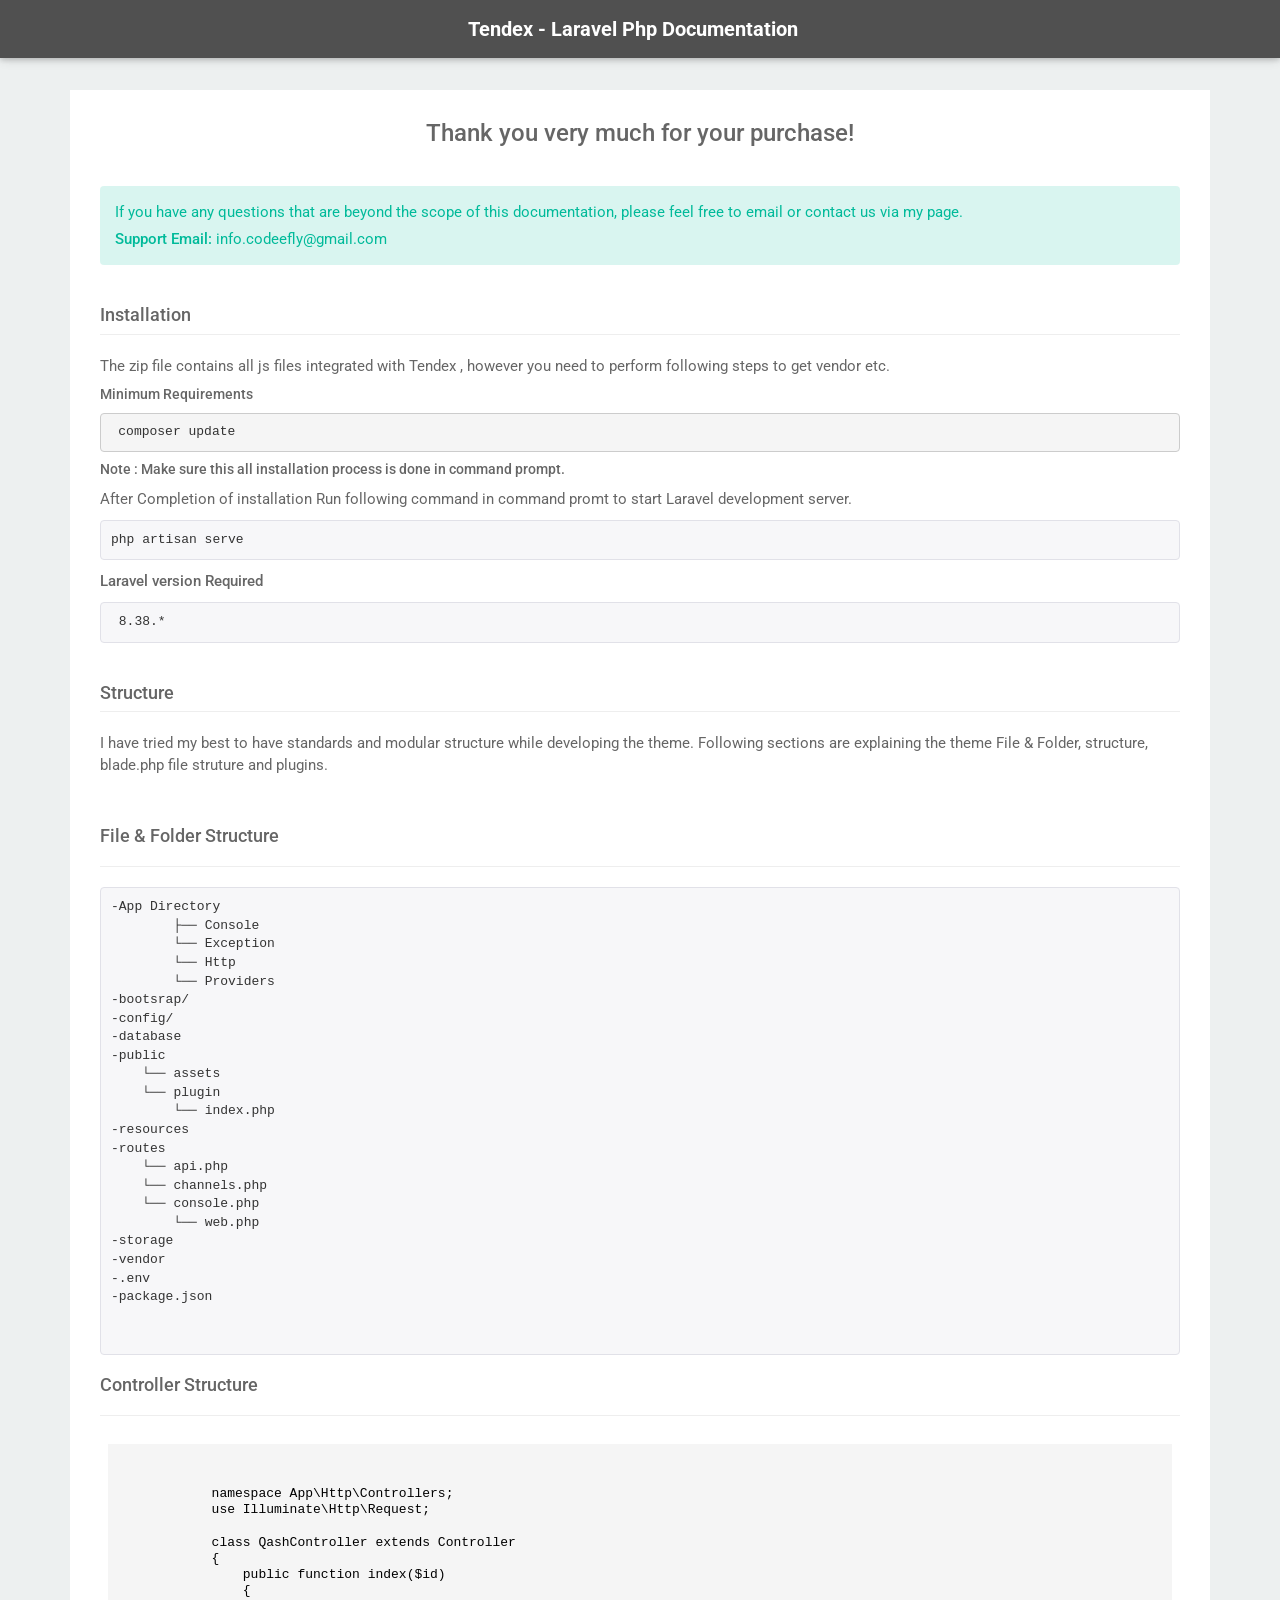
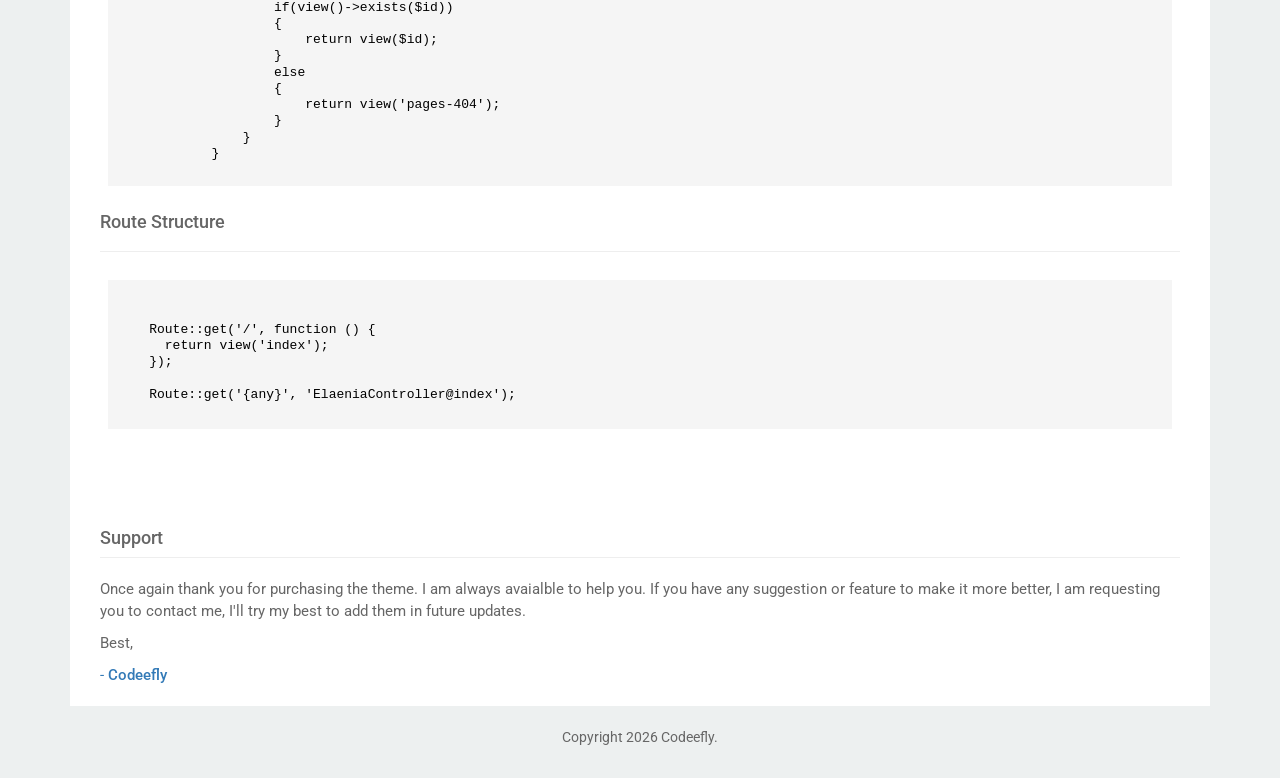
<file: tendex-laravel/documentation/index.html>
<!DOCTYPE html>
<html lang="en">

<head>
	<meta charset="utf-8">
	<meta name="viewport" content="width=device-width, initial-scale=1.0">
	<meta name="description" content="Admin Dashboard">
	<meta name="author" content="ThemesDesign">

	<link rel="shortcut icon" href="favicon.ico">

	<title>Tendex  - Responsive Bootstrap 5 Admin Dashboard Template</title>

	<!-- Google-Fonts -->
	<link href="https://fonts.googleapis.com/css?family=Roboto:400,500,700" rel="stylesheet">

	<!-- Bootstrap Core CSS -->
	<link href="css/bootstrap.min.css" rel="stylesheet">

	<link rel="stylesheet" type="text/css" href="css/prettify.css" />

	<!-- Custom CSS -->
	<link href="css/styles.css" rel="stylesheet">

	<!-- HTML5 Shim and Respond.js IE8 support of HTML5 elements and media queries -->
	<!-- WARNING: Respond.js doesn't work if you view the page via file:// -->
	<!--[if lt IE 9]>
	<script src="https://oss.maxcdn.com/libs/html5shiv/3.7.0/html5shiv.js"></script>
	<script src="https://oss.maxcdn.com/libs/respond.js/1.4.2/respond.min.js"></script>
	<![endif]-->

</head>

<body>

	<nav class="navbar navbar-default navbar-fixed-top">
		<div class="container">
			<!-- Brand and toggle get grouped for better mobile display -->
			<div class="navbar-header">

				<a class="navbar-brand" href="#">Tendex  - Laravel Php Documentation</a>
			</div>

			<!-- Collect the nav links, forms, and other content for toggling -->
			<div class="collapse navbar-collapse" id="bs-example-navbar-collapse-1">

			</div><!-- /.navbar-collapse -->
		</div><!-- /.container-fluid -->
	</nav>


	<div id="wrapper">
		<!-- Page Content -->
		<div id="page-content-wrapper">
			<div class="container">
				<div class="row">
					<div class="col-lg-12">
						<div class="right-bar">
							<div id="intro" class="com-container">
								<div id="structure" class="com-container">
									<h3 class="text-center">Thank you very much for your purchase!</h3>
									<div class="p-t-20">
										<div class="alert alert-success alert-dismissable">
											<p>If you have any questions that are beyond the scope of this
												documentation, please feel free to email or contact us via my page.</p>
											<p><b>Support Email:</b> info.codeefly@gmail.com</p>
										</div>
									</div>
								</div>



								<h4 class="page-header">Installation</h4>
								<p>The zip file contains all js files integrated with Tendex , however you need to
									perform following steps to get vendor etc.</p>
								<h5>Minimum Requirements</h5>
								<pre> composer update </pre>

								<h5>Note : Make sure this all installation process is done in command prompt.</h5>

								<p>After Completion of installation Run following command in command promt to start
									Laravel development server.</p>
								<pre class="prettyprint">php artisan serve</pre>

								<p><b>Laravel version Required</b></p>
								<pre class="prettyprint"> 8.38.* </pre>

								<div id="structure" class="com-container">
									<h4 class="page-header">Structure</h4>
									<p>I have tried my best to have standards and modular structure while developing the
										theme. Following sections are explaining the theme File &amp; Folder, structure,
										blade.php file struture and plugins.</p>

									<div class="row p-t-20">
										<div class="col-sm-12">
											<h4>File &amp; Folder Structure</h4>
											<hr />

											<pre class="prettyprint">
-App Directory
	├── Console
	└── Exception
	└── Http
	└── Providers
-bootsrap/
-config/
-database
-public
    └── assets
    └── plugin
	└── index.php
-resources
-routes
    └── api.php
    └── channels.php
    └── console.php
	└── web.php
-storage
-vendor
-.env
-package.json

	
</pre>


											<div class="row">
												<div class="col-sm-12 p-t-10">
													<h4>Controller Structure</h4>
													<hr />
													<p>
														<iframe src="php_str.html" width="100%" height="350"
															style="border: none"></iframe>
													</p>
												</div>

												<div class="col-sm-12 p-t-10">
													<h4>Route Structure</h4>
													<hr />
													<p>
														<iframe src="route.html" width="100%" height="200"
															style="border: none"></iframe>
													</p>
												</div>

											</div>

										</div>
									</div>

									<div id="support" class="com-container">
										<h4 class="page-header">Support</h4>
										<p class="m-t-20">
											Once again thank you for purchasing the theme. I am always avaialble to help
											you. If you have any suggestion or feature to make it more better, I am
											requesting you to contact me, I'll try my best to add them in future
											updates.
										</p>

										<p>
											Best,
										</p>
										<p class="text-primary">
											- <strong>Codeefly</strong>
										</p>
									</div>
								</div>
							</div>
						</div>
					</div>
				</div>
				<!-- /#page-content-wrapper -->

				<div class="text-center">
					<p class="copy">Copyright <span id="year"></span> Codeefly.</p>
				</div>
			</div>
			<!-- /#wrapper -->

			<!-- jQuery -->
			<script src="js/jquery.js"></script>

			<!-- Bootstrap Core JavaScript -->
			<script src="js/bootstrap.min.js"></script>

			<script src="js/jquery.easing.min.js"></script>

			<script type="text/javascript" src="js/prettify.js"></script>
			<script>document.querySelector("#year").innerHTML = new Date().getFullYear()</script>

</body>

</html>
</file>
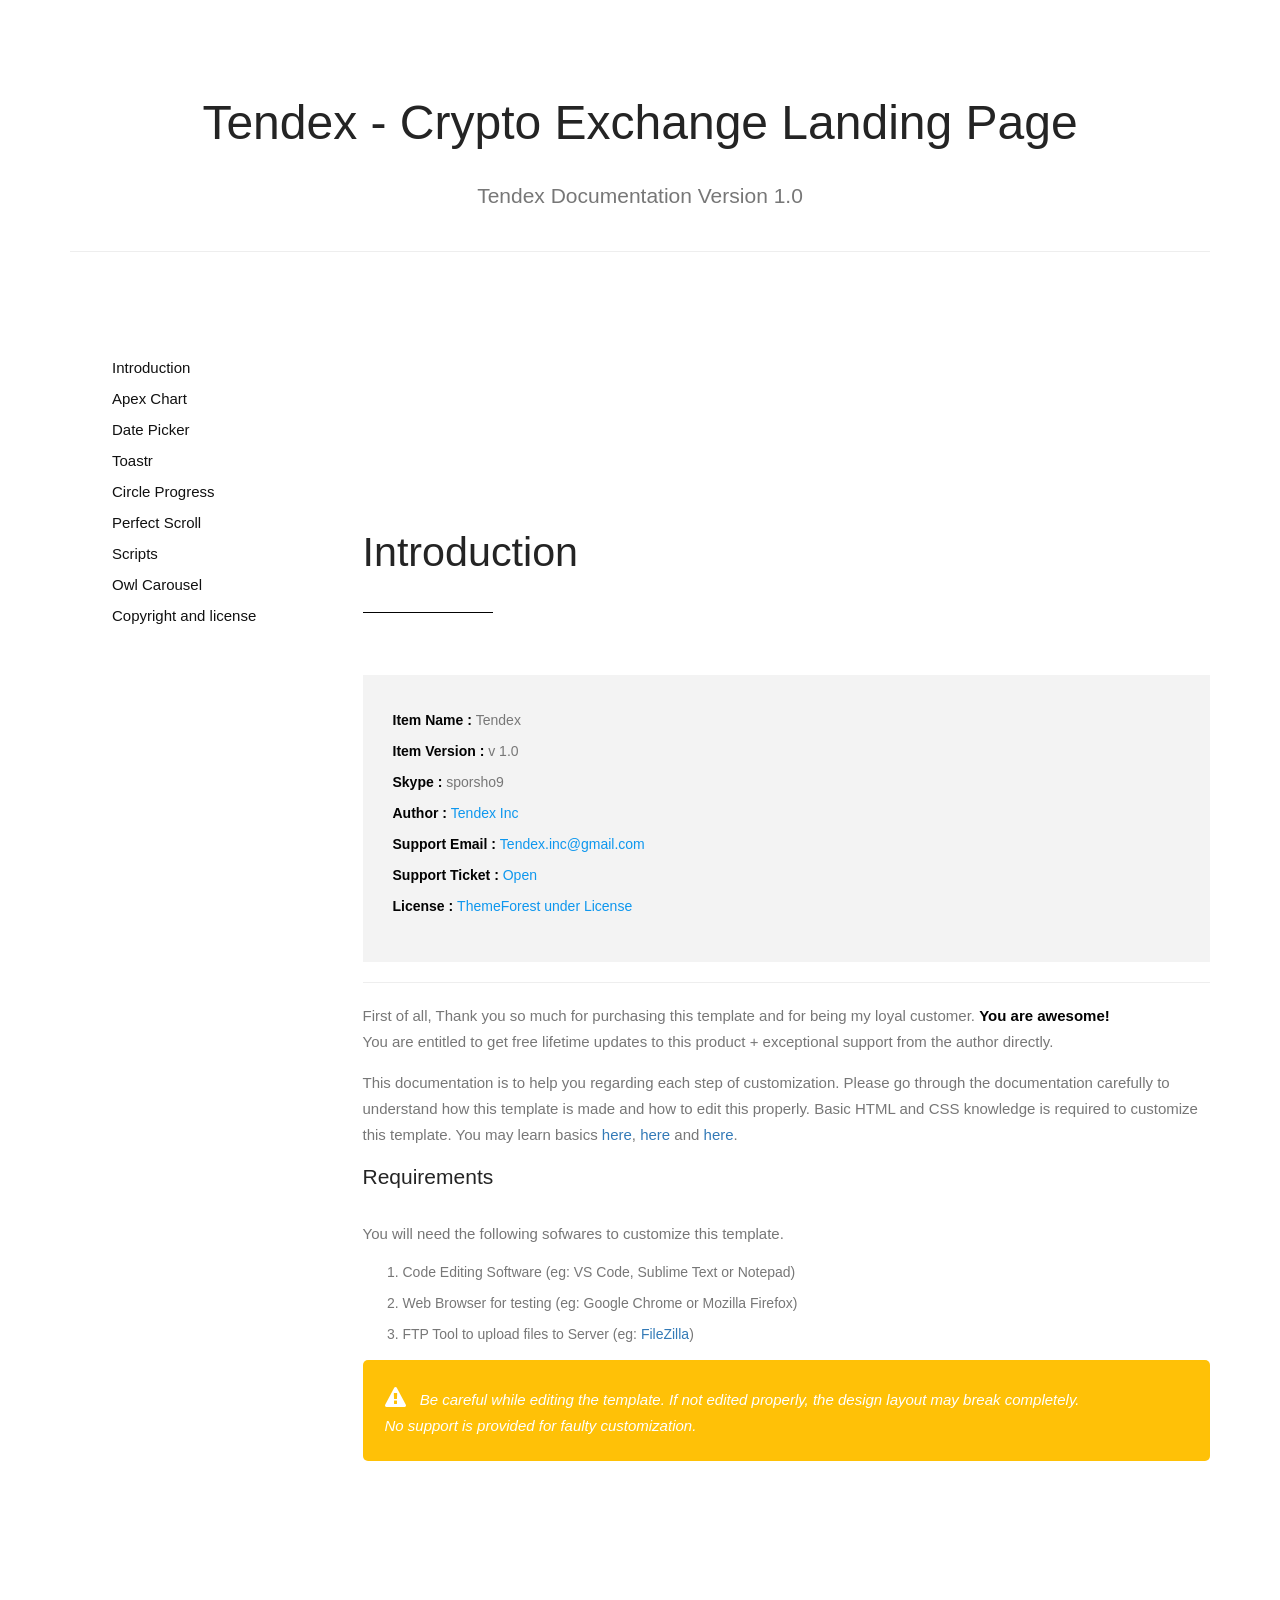
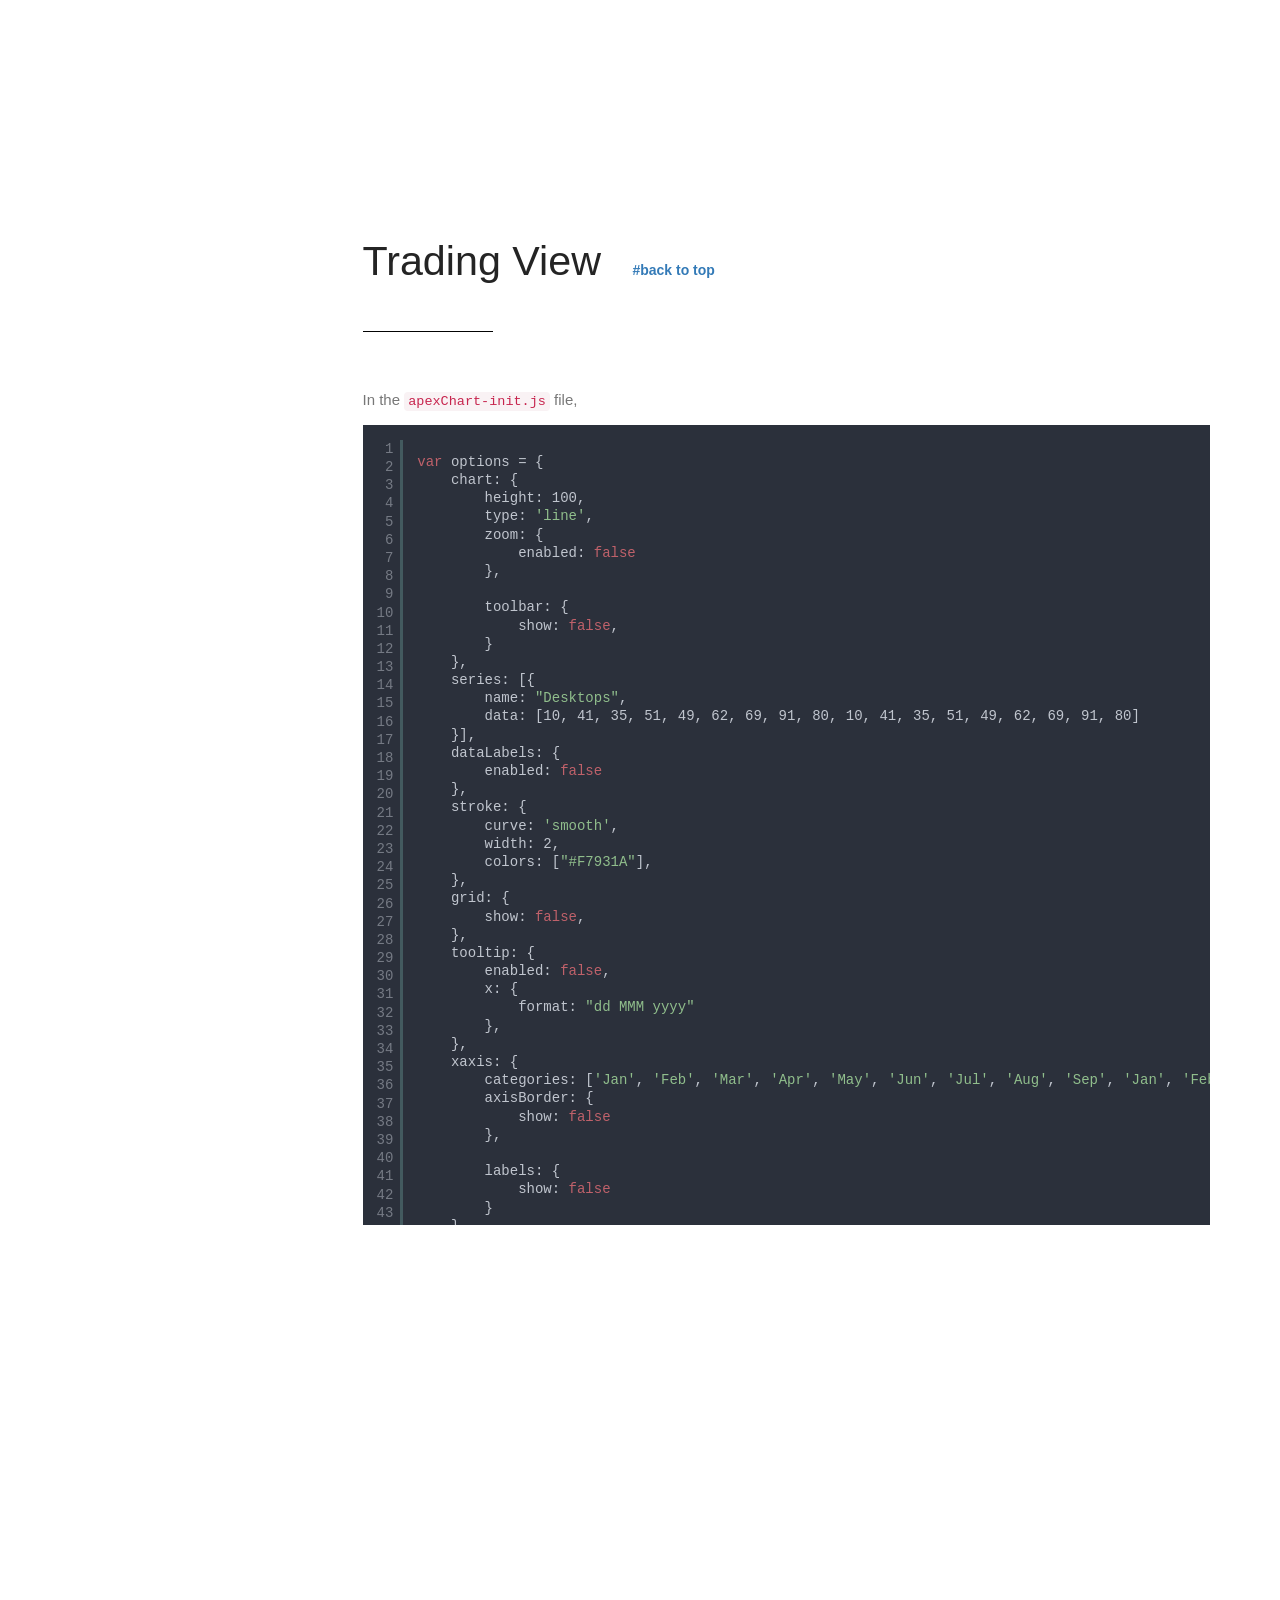
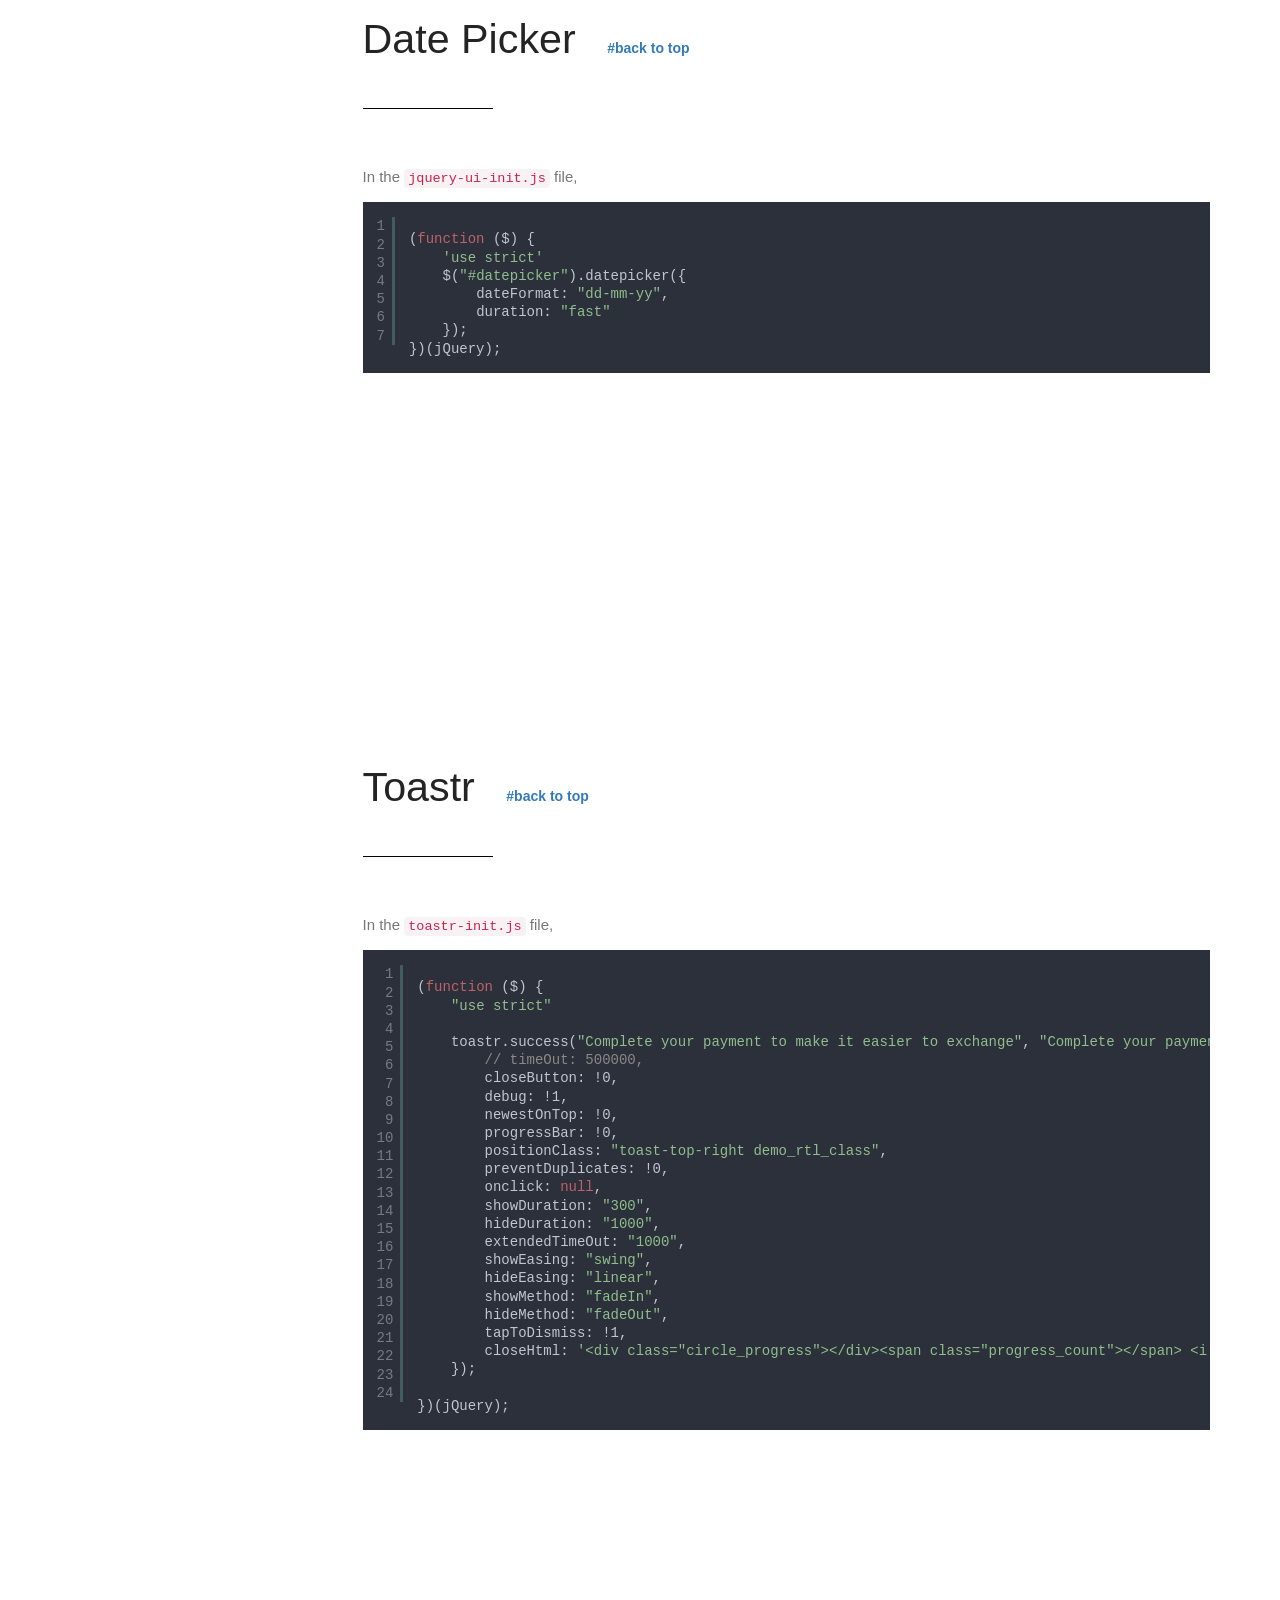
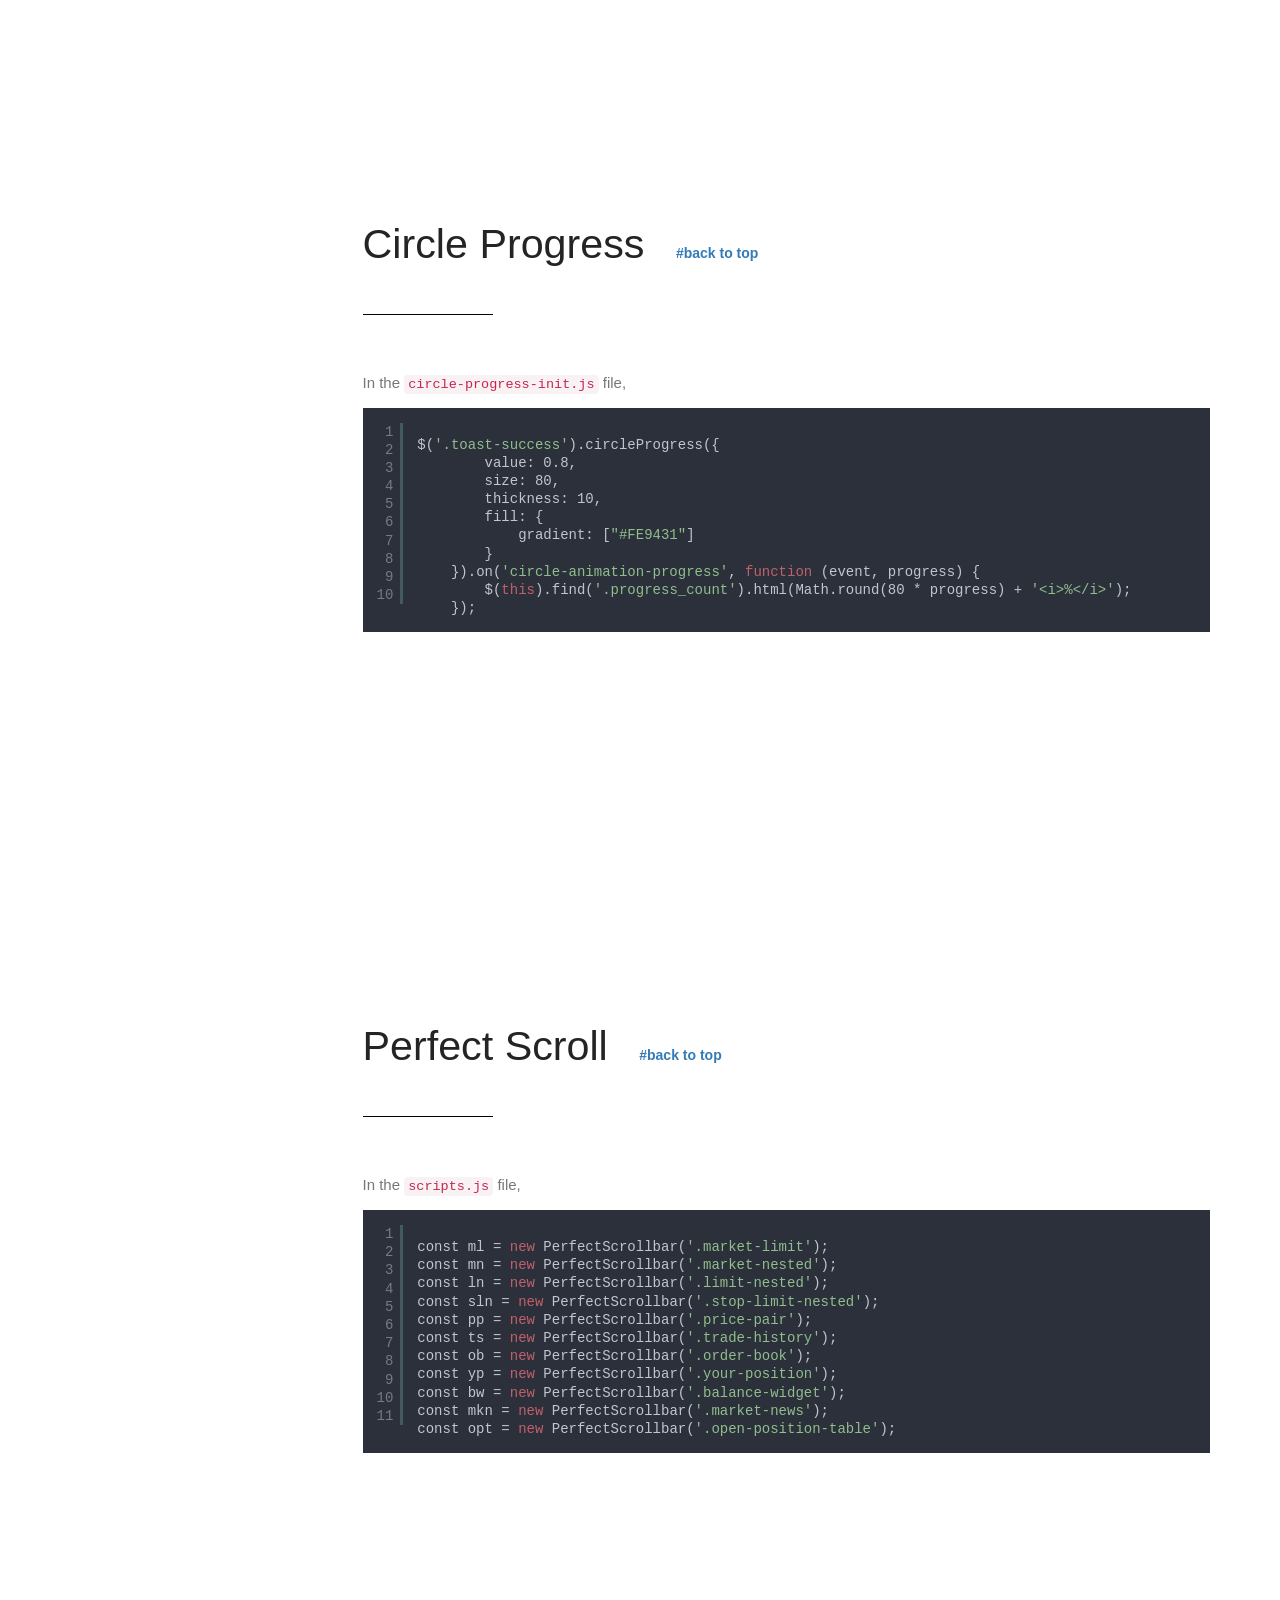
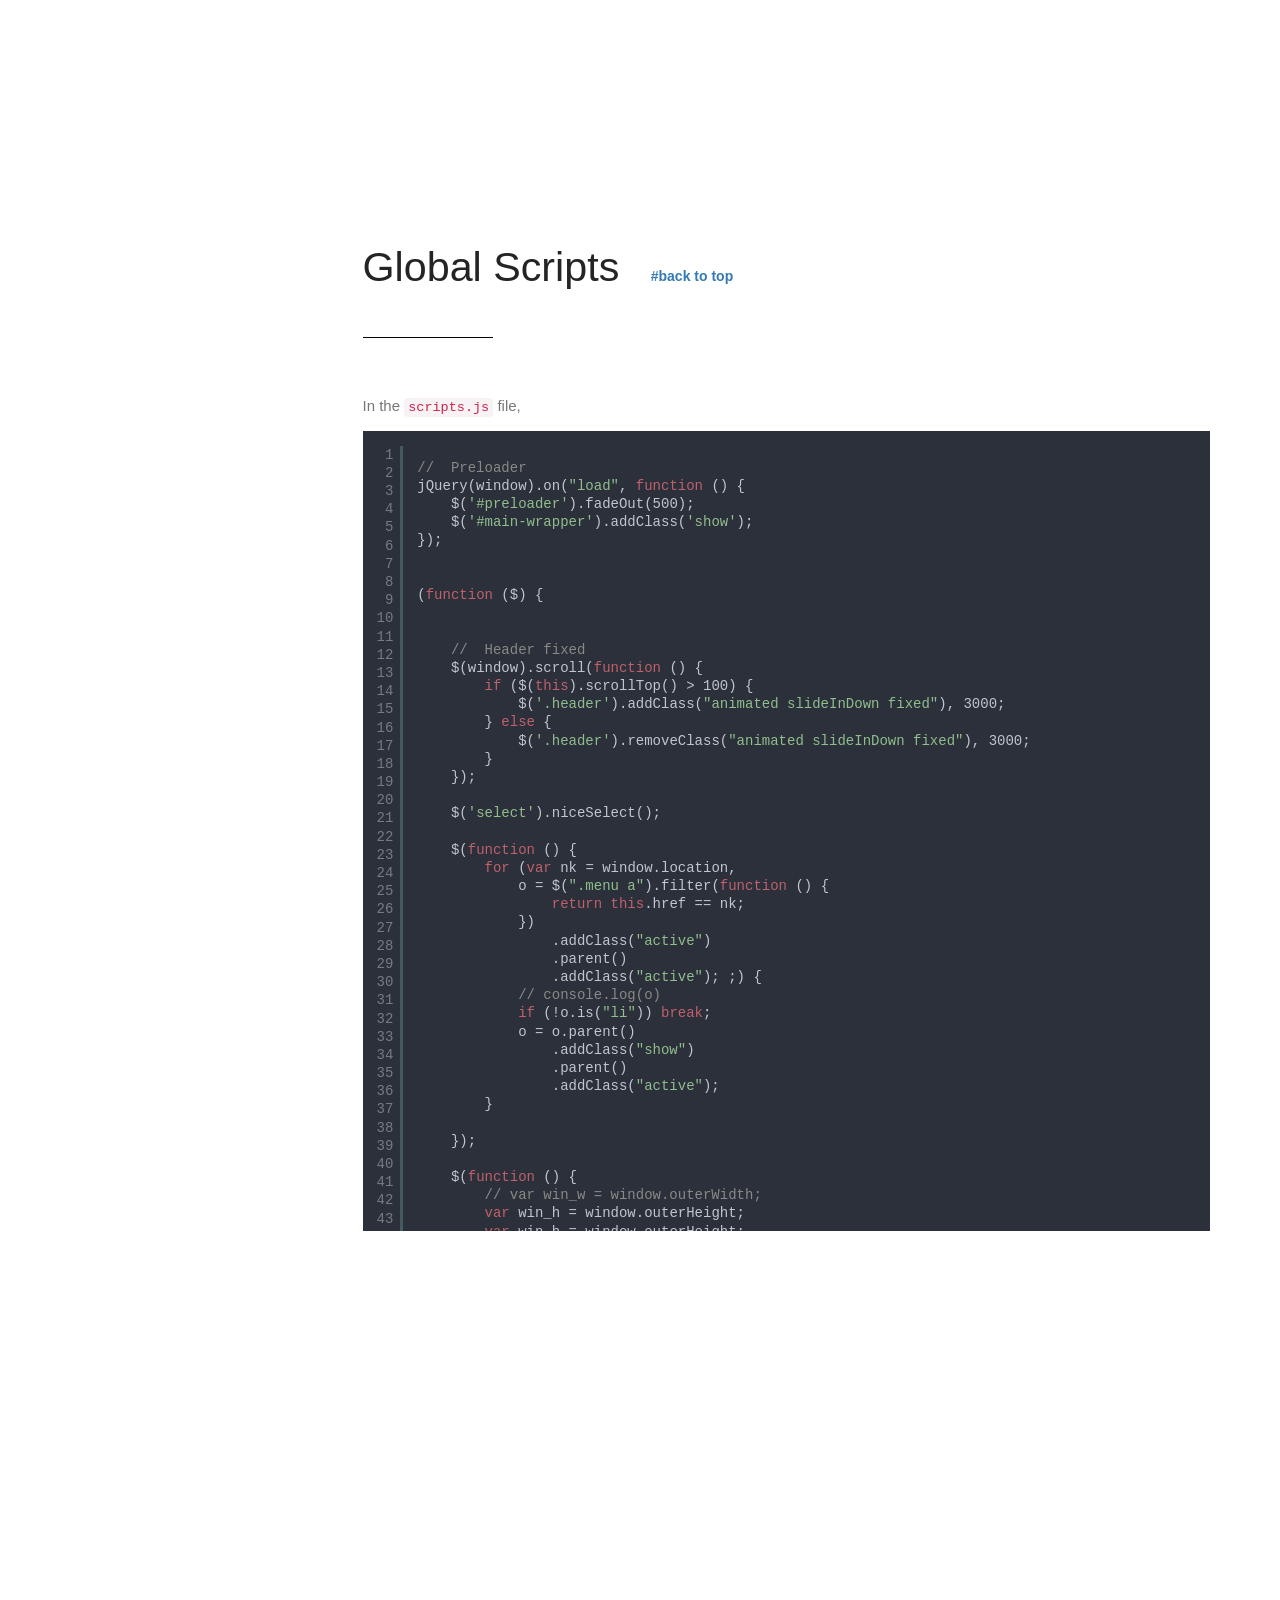
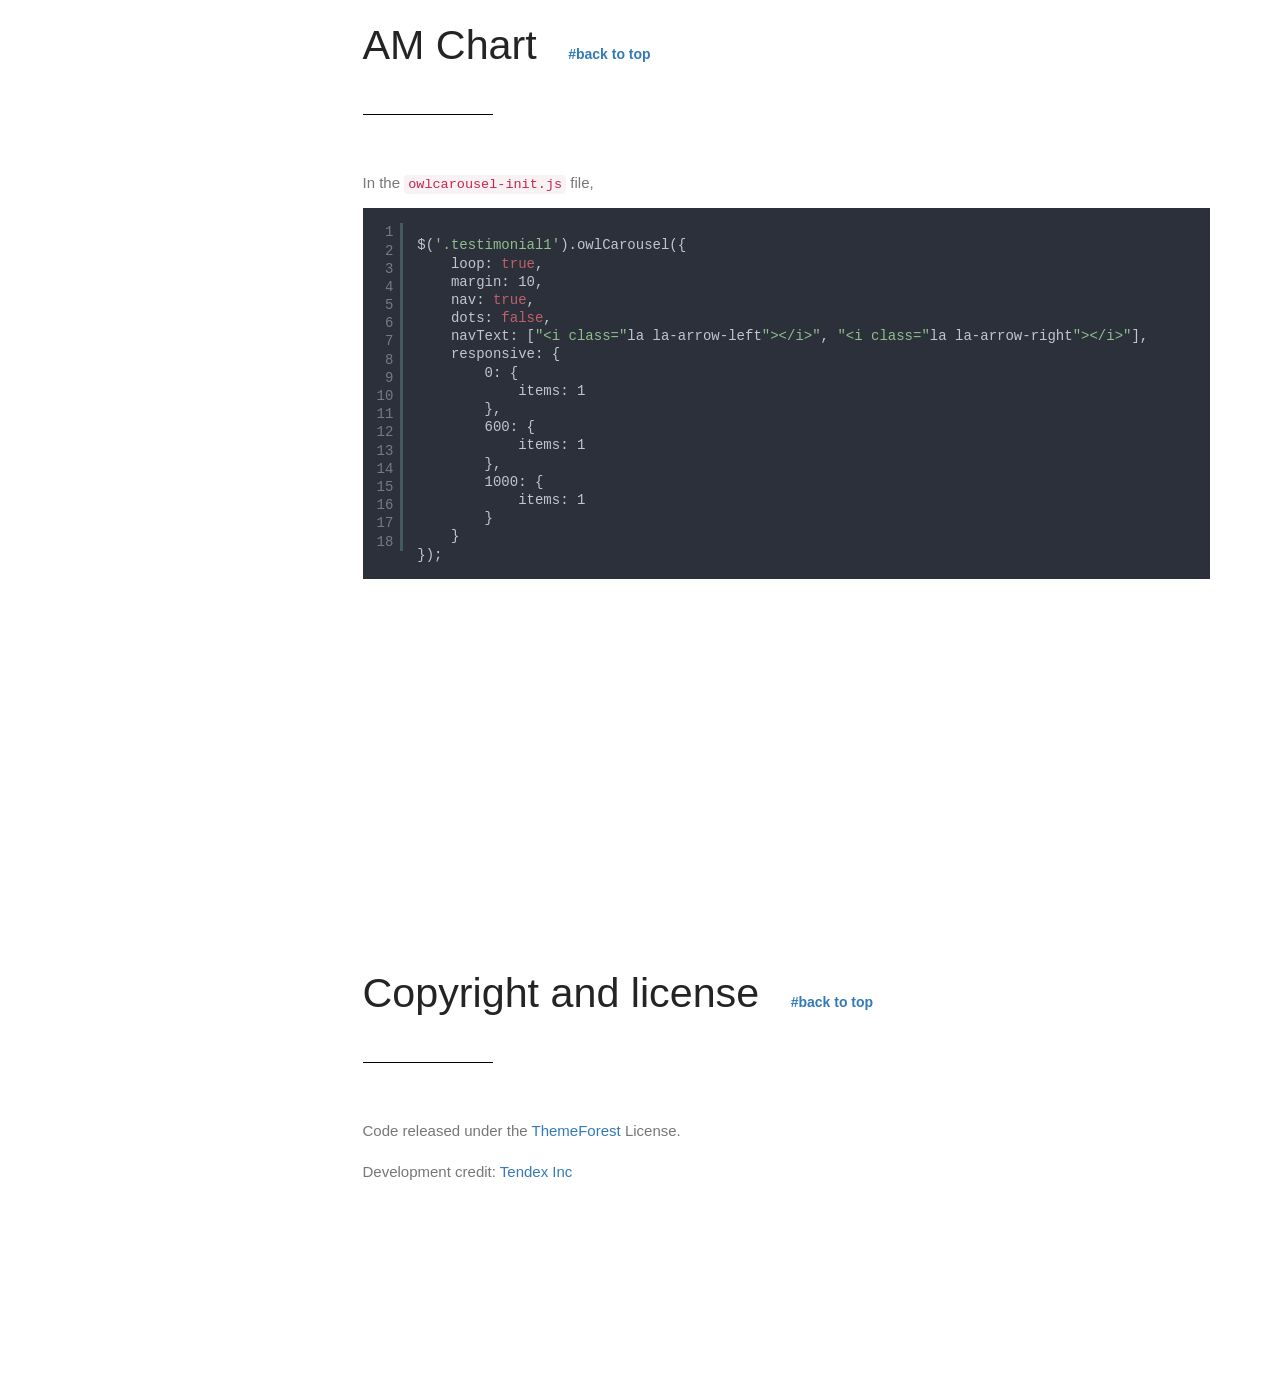
<file: tendexhtml/htmlPackage/documentation/index.html>
<!DOCTYPE html>
<html lang="en">

<head>

    <meta charset="utf-8">
    <meta http-equiv="X-UA-Compatible" content="IE=edge">
    <meta name="viewport" content="width=device-width, initial-scale=1, maximum-scale=1">
    <meta name="description" content="">
    <meta name="author" content="">
    <meta name="keywords" content="">
    <!-- Favicon icon -->
    <link rel="icon" type="image/png" sizes="16x16" href="./images/favicon.png">

    <title>Tendex | Documentation by Qkit Inc</title>

    <link rel="shortcut icon" href="images/favicon.ico" type="image/x-icon">

    <link rel="stylesheet" href="./css/metisMenu.min.css">
    <link rel="stylesheet" href="./css/mm-folder.css">
    <link rel="stylesheet" type="text/css" href="fonts/font-awesome-4.3.0/css/font-awesome.min.css">
    <link rel="stylesheet" type="text/css" href="css/stroke.css">
    <link rel="stylesheet" type="text/css" href="css/bootstrap.css">
    <link rel="stylesheet" type="text/css" href="css/animate.css">
    <link rel="stylesheet" type="text/css" href="css/prettyPhoto.css">
    <link rel="stylesheet" type="text/css" href="css/style.css">

    <link rel="stylesheet" type="text/css" href="js/syntax-highlighter/styles/shCore.css" media="all">
    <link rel="stylesheet" type="text/css" href="js/syntax-highlighter/styles/shThemeRDark.css" media="all">

    <!-- CUSTOM -->
    <link rel="stylesheet" type="text/css" href="css/custom.css">

</head>

<body>

    <div id="wrapper">

        <div class="container">

            <section id="top" class="section docs-heading">

                <div class="row">
                    <div class="col-md-12">
                        <div class="big-title text-center">
                            <h1>Tendex - Crypto Exchange landing page</h1>
                            <p class="lead">Tendex documentation version 1.0</p>
                        </div>
                        <!-- end title -->
                    </div>
                    <!-- end 12 -->
                </div>
                <!-- end row -->

                <hr>

            </section>
            <!-- end section -->

            <div class="row">

                <div class="col-md-3">
                    <nav class="docs-sidebar" data-spy="affix" data-offset-top="300" data-offset-bottom="200"
                        role="navigation">
                        <ul class="nav">
                            <li><a href="#line1">Introduction</a></li>
                            <li><a href="#line2">Apex Chart</a></li>
                            <li><a href="#line3">Date Picker</a></li>
                            <li><a href="#line4">Toastr</a></li>
                            <li><a href="#line5">Circle Progress</a></li>
                            <li><a href="#line6">Perfect Scroll</a></li>
                            <li><a href="#line7">Scripts</a></li>
                            <li><a href="#line8">Owl Carousel</a></li>
                            <li><a href="#line9">Copyright and license</a></li>
                        </ul>
                    </nav>
                </div>
                <div class="col-md-9">
                    <section id="line1" class="section">

                        <div class="row">
                            <div class="col-md-12 left-align">
                                <h2 class="dark-text">Introduction
                                    <hr>
                                </h2>
                                <div class="row">

                                    <div class="col-md-12 full">
                                        <div class="intro1">
                                            <ul>
                                                <li><strong>Item Name : </strong>Tendex</li>
                                                <li><strong>Item Version : </strong> v 1.0</li>
                                                <li><strong>Skype : </strong> sporsho9</li>
                                                <li><strong>Author : </strong> <a
                                                        href="http://themeforest.net/user/Tendex" target="_blank">Tendex
                                                        Inc</a></li>
                                                <li><strong>Support Email : </strong> <a
                                                        href="mailto:Tendex.inc@gmail.com"
                                                        target="_blank">Tendex.inc@gmail.com</a></li>
                                                <li><strong>Support Ticket : </strong> <a href="#">Open</a>
                                                </li>
                                                <li><strong>License : </strong> <a
                                                        href="https://themeforest.net/licenses/terms/regular"
                                                        target="_blank">ThemeForest under License</a></li>
                                            </ul>
                                        </div>

                                        <hr>
                                        <div>
                                            <p>First of all, Thank you so much for purchasing this template and for
                                                being my loyal customer.
                                                <strong>You are awesome!</strong>
                                                <br> You are entitled to get free lifetime updates to this product +
                                                exceptional support from the author directly.
                                            </p>

                                            <p>This documentation is to help you regarding each step of customization.
                                                Please go through the documentation carefully to understand how this
                                                template is made and how to edit this properly. Basic HTML and CSS
                                                knowledge is required to customize this template. You may learn basics
                                                <a href="http://www.w3schools.com/" target="_blank">here</a>, <a
                                                    href="https://developer.mozilla.org/" target="_blank">here</a> and
                                                <a href="http://learn.shayhowe.com/html-css/building-your-first-web-page/"
                                                    target="_blank">here</a>.
                                            </p>

                                            <h4>Requirements</h4>
                                            <p>You will need the following sofwares to customize this template.</p>
                                            <ol>
                                                <li>Code Editing Software (eg: VS Code, Sublime Text or Notepad)</li>
                                                <li>Web Browser for testing (eg: Google Chrome or Mozilla Firefox)</li>
                                                <li>FTP Tool to upload files to Server (eg: <a
                                                        href="https://filezilla-project.org/download.php?type=client"
                                                        target="_blank">FileZilla</a>) </li>
                                            </ol>
                                            <div class="intro2 clearfix">
                                                <p><i class="fa fa-exclamation-triangle"></i> Be careful while editing
                                                    the template. If not edited properly, the design layout may break
                                                    completely.
                                                    <br> No support is provided for faulty customization.
                                                </p>
                                            </div>

                                        </div>
                                    </div>

                                </div>
                                <!-- end row -->
                            </div>
                        </div>
                    </section>
                    <!-- end section -->

                    <section id="line2" class="section">

                        <div class="row">
                            <div class="col-md-12 left-align">
                                <h2 class="dark-text">Trading View <a href="#top">#back to top</a>
                                    <hr>
                                </h2>
                            </div>
                            <!-- end col -->
                        </div>
                        <!-- end row -->

                        <p>In the <code>apexChart-init.js</code> file,</p>
                        <pre class="brush:javascript">
var options = {
    chart: {
        height: 100,
        type: 'line',
        zoom: {
            enabled: false
        },

        toolbar: {
            show: false,
        }
    },
    series: [{
        name: "Desktops",
        data: [10, 41, 35, 51, 49, 62, 69, 91, 80, 10, 41, 35, 51, 49, 62, 69, 91, 80]
    }],
    dataLabels: {
        enabled: false
    },
    stroke: {
        curve: 'smooth',
        width: 2,
        colors: ["#F7931A"],
    },
    grid: {
        show: false,
    },
    tooltip: {
        enabled: false,
        x: {
            format: "dd MMM yyyy"
        },
    },
    xaxis: {
        categories: ['Jan', 'Feb', 'Mar', 'Apr', 'May', 'Jun', 'Jul', 'Aug', 'Sep', 'Jan', 'Feb', 'Mar', 'Apr', 'May', 'Jun', 'Jul', 'Aug', 'Sep'],
        axisBorder: {
            show: false
        },

        labels: {
            show: false
        }
    },
}
                        </pre>
                    </section>
                    <!-- end section -->

                    <section id="line3" class="section">

                        <div class="row">
                            <div class="col-md-12 left-align">
                                <h2 class="dark-text">Date Picker <a href="#top">#back to top</a>
                                    <hr>
                                </h2>
                            </div>
                            <!-- end col -->
                        </div>
                        <!-- end row -->

                        <p>In the <code>jquery-ui-init.js</code> file,</p>
                        <pre class="brush:javascript">
(function ($) {
    'use strict'
    $("#datepicker").datepicker({
        dateFormat: "dd-mm-yy",
        duration: "fast"
    });
})(jQuery);
                        </pre>
                    </section>
                    <!-- end section -->

                    <section id="line4" class="section">

                        <div class="row">
                            <div class="col-md-12 left-align">
                                <h2 class="dark-text">Toastr <a href="#top">#back to top</a>
                                    <hr>
                                </h2>
                            </div>
                            <!-- end col -->
                        </div>
                        <!-- end row -->

                        <p>In the <code>toastr-init.js</code> file,</p>
                        <pre class="brush:javascript">
(function ($) {
    "use strict"

    toastr.success("Complete your payment to make it easier to exchange", "Complete your payment!", {
        // timeOut: 500000,
        closeButton: !0,
        debug: !1,
        newestOnTop: !0,
        progressBar: !0,
        positionClass: "toast-top-right demo_rtl_class",
        preventDuplicates: !0,
        onclick: null,
        showDuration: "300",
        hideDuration: "1000",
        extendedTimeOut: "1000",
        showEasing: "swing",
        hideEasing: "linear",
        showMethod: "fadeIn",
        hideMethod: "fadeOut",
        tapToDismiss: !1,
        closeHtml: '<div class="circle_progress"></div><span class="progress_count"></span> <i class="la la-close"></i> <a href="#">Suggest</a>'
    });

})(jQuery);
                        </pre>
                    </section>
                    <!-- end section -->

                    <section id="line5" class="section">

                        <div class="row">
                            <div class="col-md-12 left-align">
                                <h2 class="dark-text">Circle Progress <a href="#top">#back to top</a>
                                    <hr>
                                </h2>
                            </div>
                            <!-- end col -->
                        </div>
                        <!-- end row -->

                        <p>In the <code>circle-progress-init.js</code> file,</p>
                        <pre class="brush:javascript">
$('.toast-success').circleProgress({
        value: 0.8,
        size: 80,
        thickness: 10,
        fill: {
            gradient: ["#FE9431"]
        }
    }).on('circle-animation-progress', function (event, progress) {
        $(this).find('.progress_count').html(Math.round(80 * progress) + '<i>%</i>');
    });
                        </pre>
                    </section>
                    <!-- end section -->

                    <section id="line6" class="section">

                        <div class="row">
                            <div class="col-md-12 left-align">
                                <h2 class="dark-text">Perfect Scroll <a href="#top">#back to top</a>
                                    <hr>
                                </h2>
                            </div>
                            <!-- end col -->
                        </div>
                        <!-- end row -->

                        <p>In the <code>scripts.js</code> file,</p>
                        <pre class="brush:javascript">
const ml = new PerfectScrollbar('.market-limit');
const mn = new PerfectScrollbar('.market-nested');
const ln = new PerfectScrollbar('.limit-nested');
const sln = new PerfectScrollbar('.stop-limit-nested');
const pp = new PerfectScrollbar('.price-pair');
const ts = new PerfectScrollbar('.trade-history');
const ob = new PerfectScrollbar('.order-book');
const yp = new PerfectScrollbar('.your-position');
const bw = new PerfectScrollbar('.balance-widget');
const mkn = new PerfectScrollbar('.market-news');
const opt = new PerfectScrollbar('.open-position-table');
                        </pre>
                    </section>
                    <!-- end section -->

                    <section id="line7" class="section">

                        <div class="row">
                            <div class="col-md-12 left-align">
                                <h2 class="dark-text">Global Scripts <a href="#top">#back to top</a>
                                    <hr>
                                </h2>
                            </div>
                            <!-- end col -->
                        </div>
                        <!-- end row -->

                        <p>In the <code>scripts.js</code> file,</p>
                        <pre class="brush:javascript">


//  Preloader
jQuery(window).on("load", function () {
    $('#preloader').fadeOut(500);
    $('#main-wrapper').addClass('show');
});


(function ($) {


    //  Header fixed
    $(window).scroll(function () {
        if ($(this).scrollTop() > 100) {
            $('.header').addClass("animated slideInDown fixed"), 3000;
        } else {
            $('.header').removeClass("animated slideInDown fixed"), 3000;
        }
    });

    $('select').niceSelect();

    $(function () {
        for (var nk = window.location,
            o = $(".menu a").filter(function () {
                return this.href == nk;
            })
                .addClass("active")
                .parent()
                .addClass("active"); ;) {
            // console.log(o)
            if (!o.is("li")) break;
            o = o.parent()
                .addClass("show")
                .parent()
                .addClass("active");
        }

    });

    $(function () {
        // var win_w = window.outerWidth;
        var win_h = window.outerHeight;
        var win_h = window.outerHeight;
        if (win_h > 0 ? win_h : screen.height) {
            $(".content-body").css("min-height", (win_h + 60) + "px");
        };
    });


})(jQuery);

                        </pre>
                    </section>
                    <!-- end section -->

                    <section id="line8" class="section">

                        <div class="row">
                            <div class="col-md-12 left-align">
                                <h2 class="dark-text">AM Chart <a href="#top">#back to top</a>
                                    <hr>
                                </h2>
                            </div>
                            <!-- end col -->
                        </div>
                        <!-- end row -->

                        <p>In the <code>owlcarousel-init.js</code> file,</p>
                        <pre class="brush:javascript">
    $('.testimonial1').owlCarousel({
        loop: true,
        margin: 10,
        nav: true,
        dots: false,
        navText: ["<i class='la la-arrow-left'></i>", "<i class='la la-arrow-right'></i>"],
        responsive: {
            0: {
                items: 1
            },
            600: {
                items: 1
            },
            1000: {
                items: 1
            }
        }
    });
                        </pre>
                    </section>
                    <!-- end section -->

                    <section id="line9" class="section">

                        <div class="row">
                            <div class="col-md-12 left-align">
                                <h2 class="dark-text">Copyright and license <a href="#top">#back to top</a>
                                    <hr>
                                </h2>
                            </div>
                            <!-- end col -->
                        </div>
                        <!-- end row -->

                        <div class="row">
                            <div class="col-md-12">

                                <p>Code released under the <a href="https://themeforest.net/licenses/terms/regular"
                                        target="_blank">ThemeForest</a> License.</p>
                                <p>Development credit: <a href="https://themeforest.net/user/quixlab">Tendex Inc</a></p>
                            </div>
                        </div>
                        <!-- end row -->

                    </section>
                    <!-- end section -->
                </div>
                <!-- // end .col -->

            </div>
            <!-- // end .row -->

        </div>
        <!-- // end container -->

    </div>
    <!-- end wrapper -->

    <script src="js/jquery.min.js"></script>
    <script src="js/bootstrap.min.js"></script>
    <script src="js/retina.js"></script>
    <script src="js/jquery.fitvids.js"></script>
    <script src="js/wow.js"></script>
    <script src="js/jquery.prettyPhoto.js"></script>

    <!-- CUSTOM PLUGINS -->
    <script src="js/custom.js"></script>
    <script src="js/main.js"></script>

    <script src="js/syntax-highlighter/scripts/shCore.js"></script>
    <script src="js/syntax-highlighter/scripts/shBrushXml.js"></script>
    <script src="js/syntax-highlighter/scripts/shBrushCss.js"></script>
    <script src="js/syntax-highlighter/scripts/shBrushJScript.js"></script>

</body>

</html>
</file>
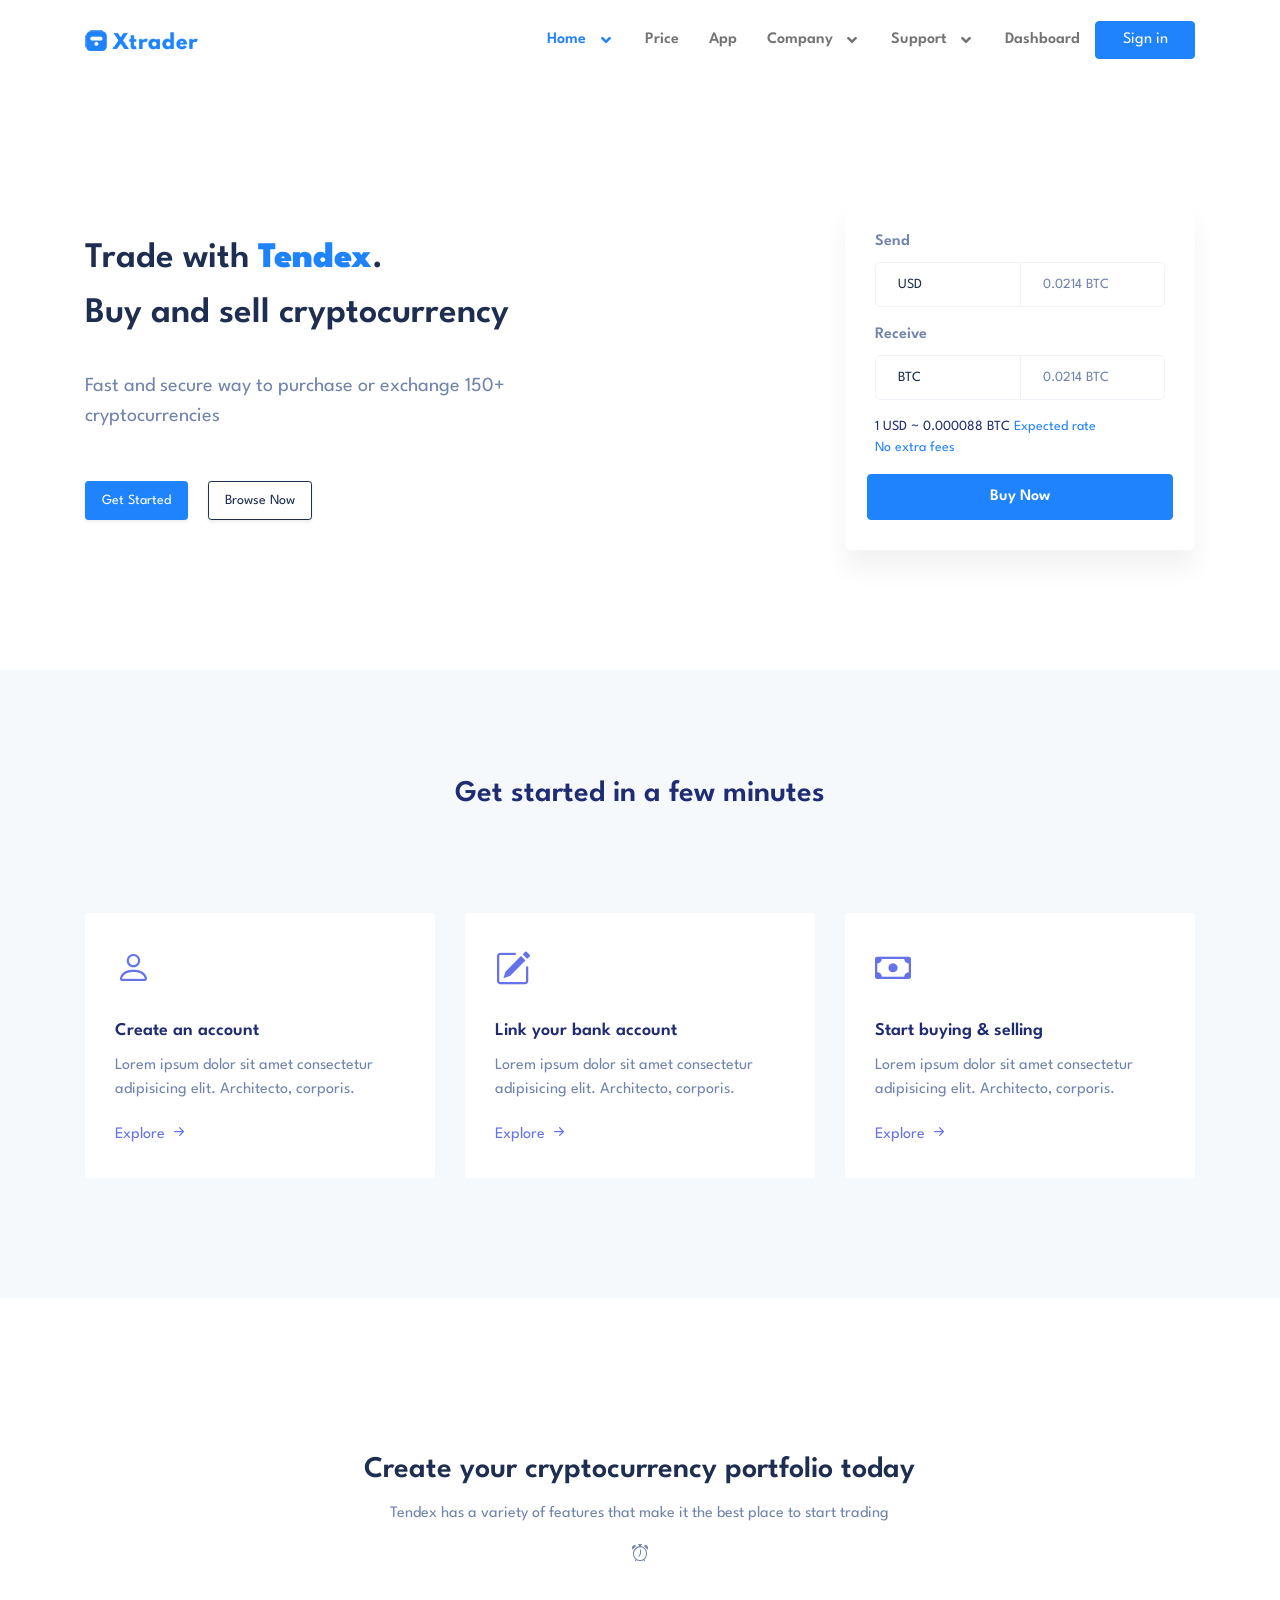
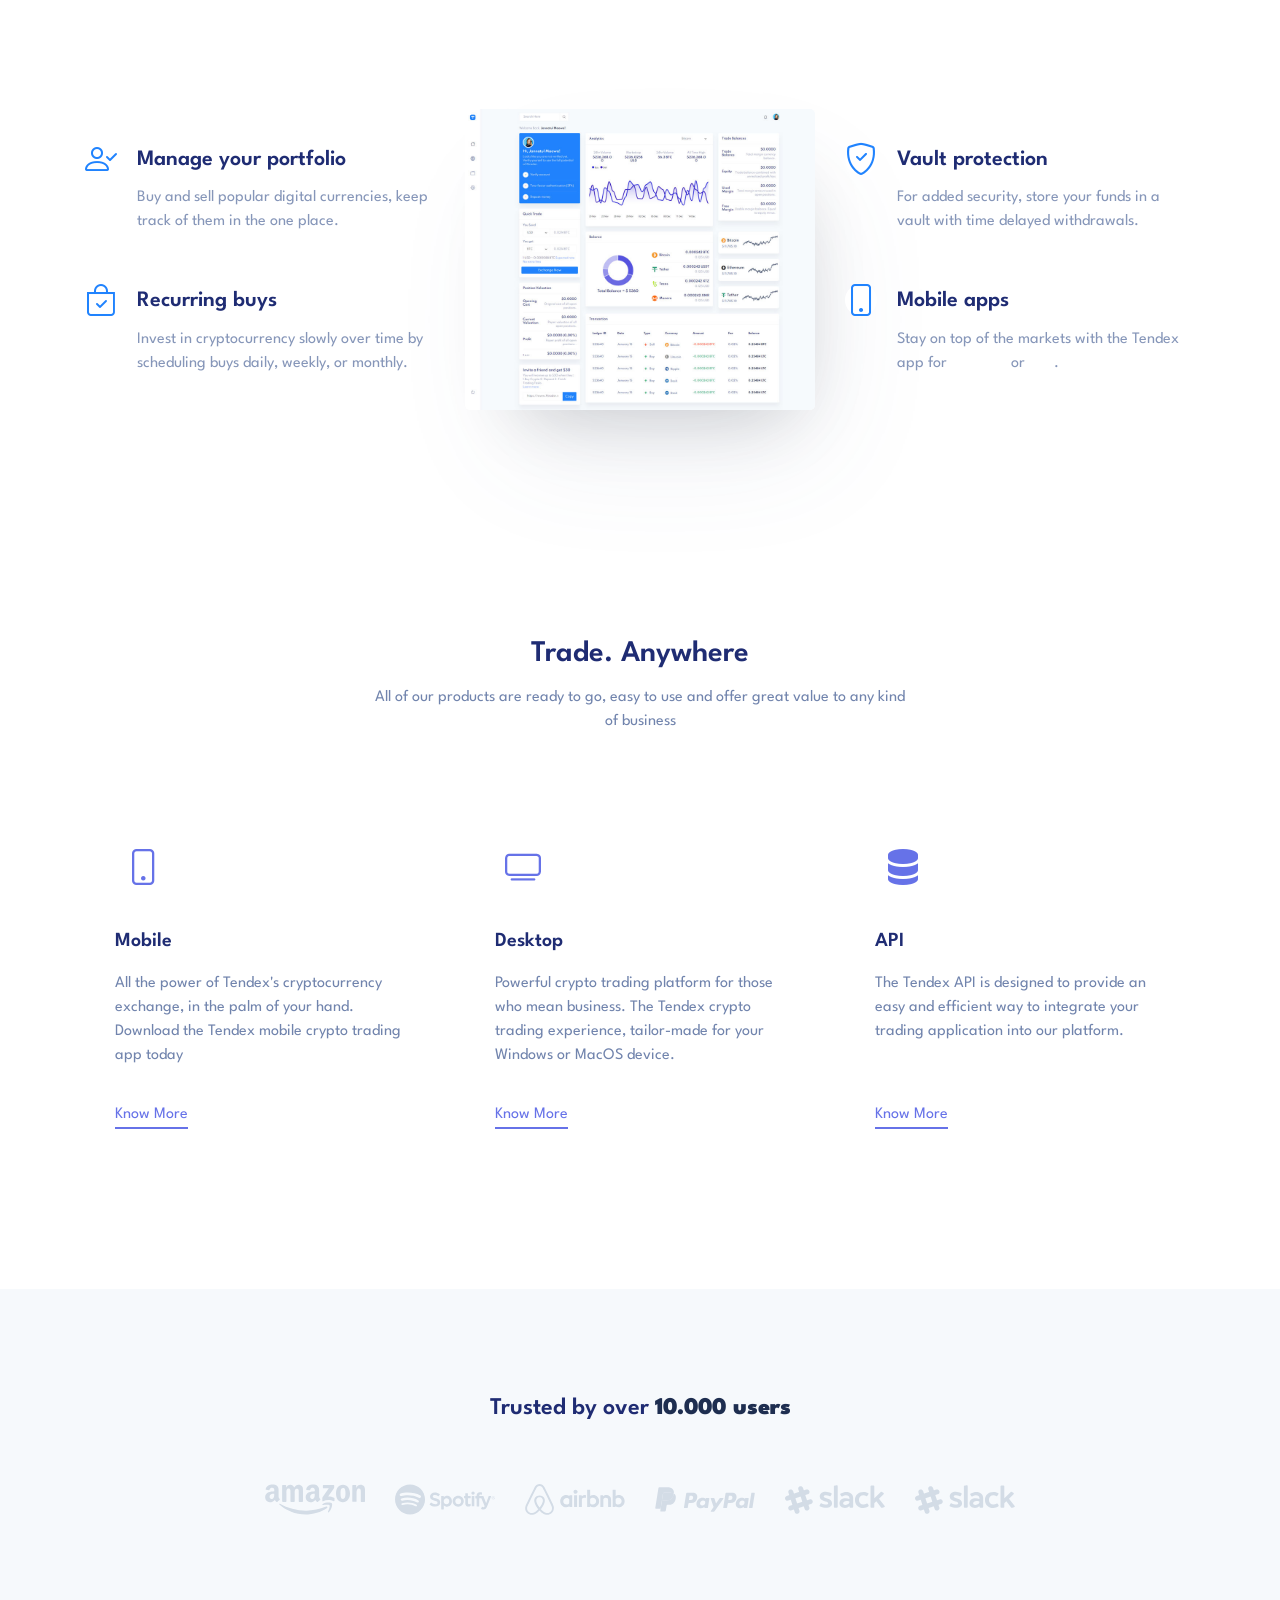
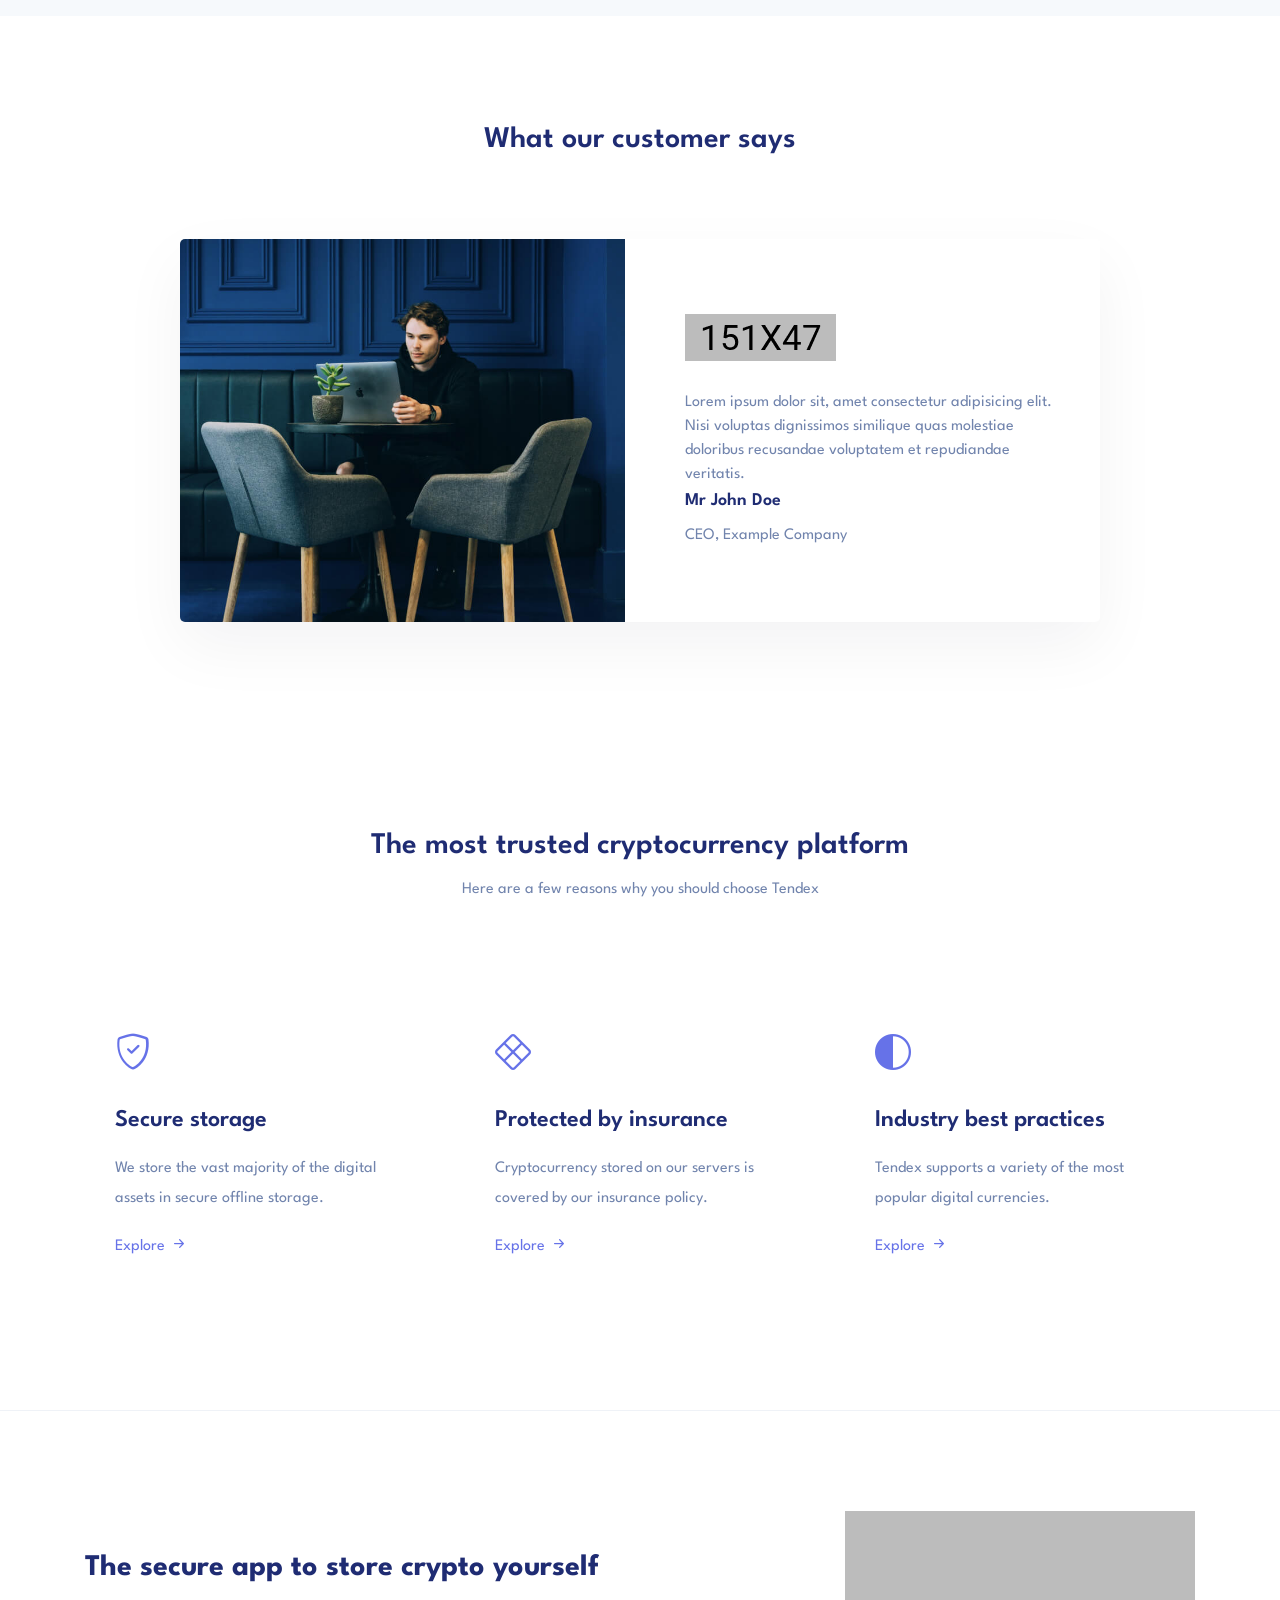
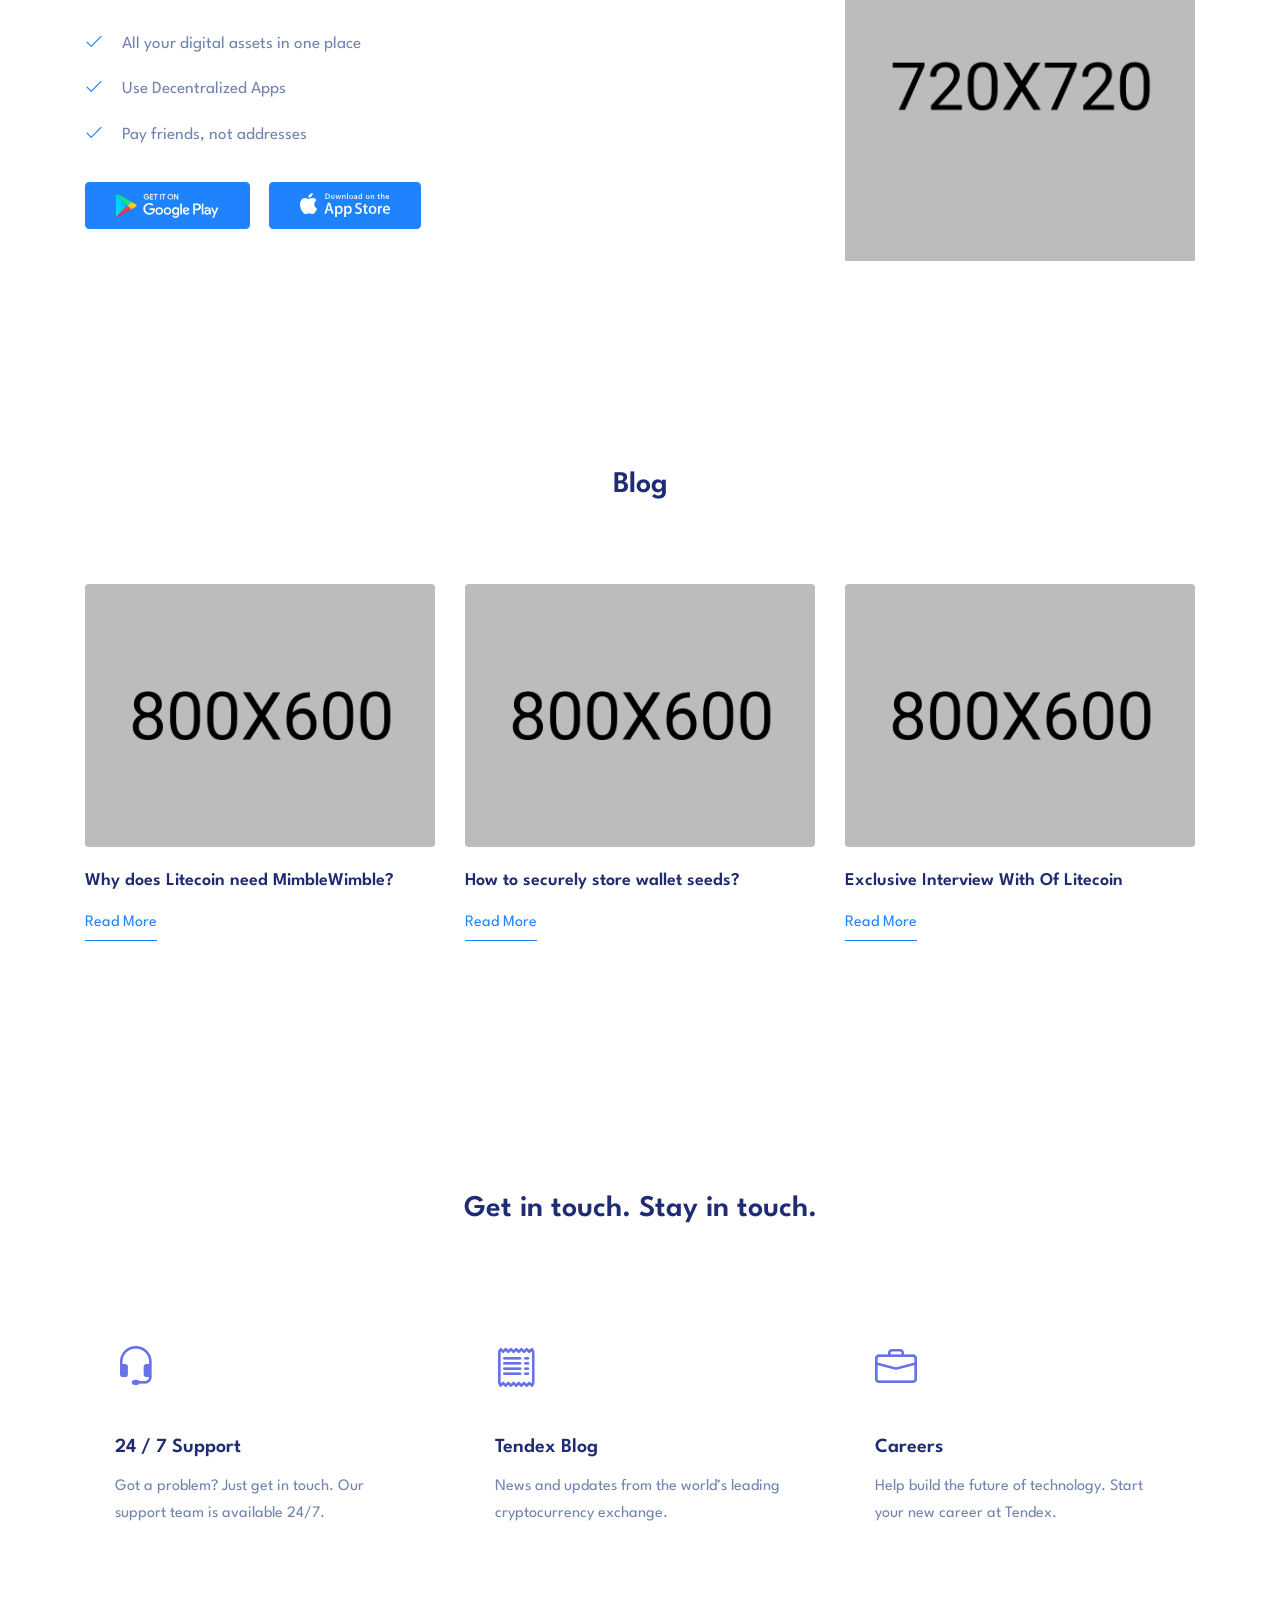
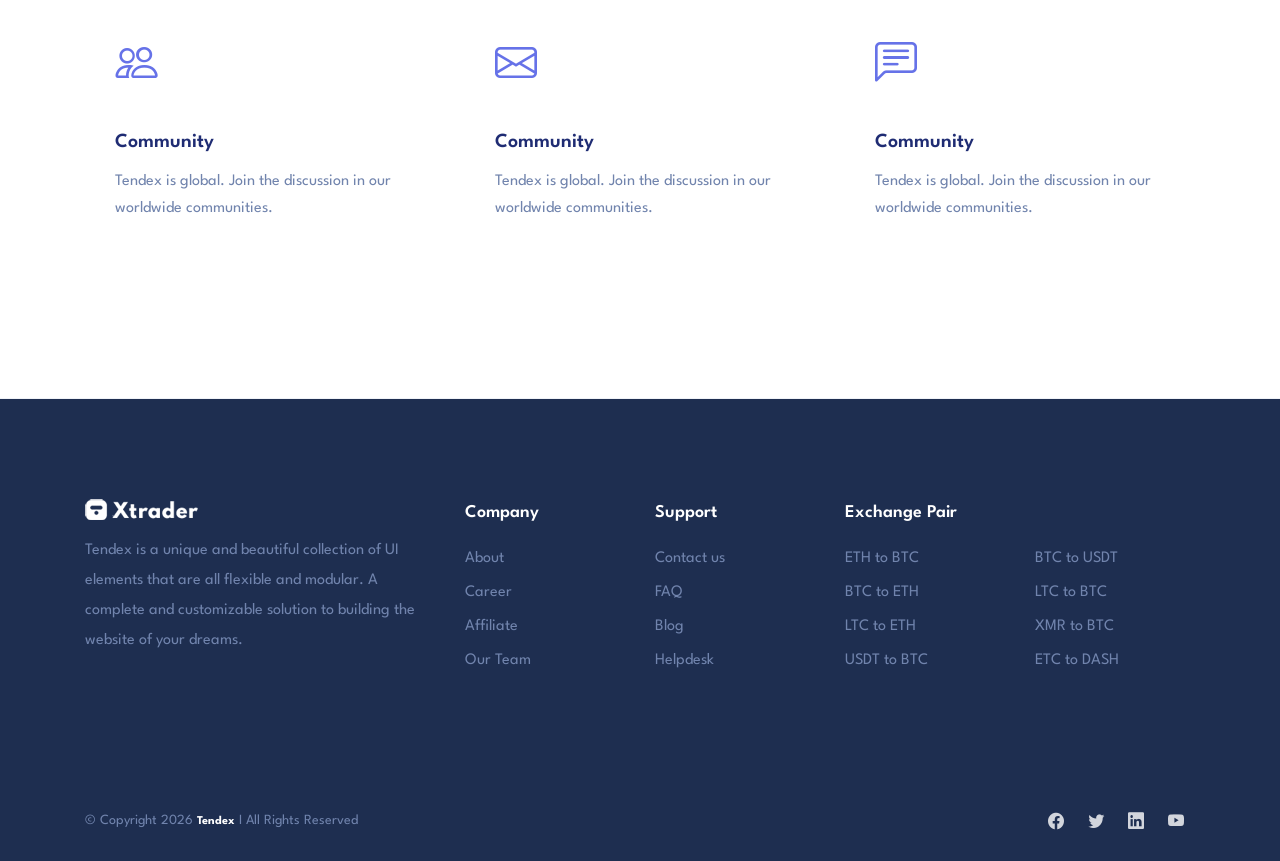
<file: tendexhtml/htmlPackage/tendex/index.html>
<!DOCTYPE html>
<html lang="en">
  <head>
    <meta charset="UTF-8" />
    <meta name="viewport" content="width=device-width, initial-scale=1.0" />
    <meta http-equiv="X-UA-Compatible" content="ie=edge" />
    <title>Tendex</title>
    <!-- Favicon icon -->
    <link
      rel="icon"
      type="image/png"
      sizes="16x16"
      href="./images/favicon.png"
    />
    <!-- Custom Stylesheet -->

    <link rel="stylesheet" href="./vendor/slick/slick.css" />

    <!-- <script src="./vendor/jqvmap/js/jquery.vmap.min.js"></script> -->
    <link rel="stylesheet" href="./css/style.css" />
  </head>

  <body class="@@dashboard">
    <div id="preloader"><i>.</i><i>.</i><i>.</i></div>

    <div id="main-wrapper">
      <div class="header landing @@headerClass">
        <div class="container">
          <div class="row">
            <div class="col-xl-12">
              <div class="navigation">
                <nav class="navbar navbar-expand-lg navbar-light">
                  <div class="brand-logo">
                    <a href="index.html">
                      <img
                        src="./images/logo.png"
                        alt=""
                        class="logo-primary"
                      />
                      <img src="./images/logow.png" alt="" class="logo-white" />
                    </a>
                  </div>
                  <button
                    class="navbar-toggler"
                    type="button"
                    data-toggle="collapse"
                    data-target="#navbarNavDropdown"
                    aria-controls="navbarNavDropdown"
                    aria-expanded="false"
                    aria-label="Toggle navigation"
                  >
                    <span class="navbar-toggler-icon"></span>
                  </button>
                  <div class="collapse navbar-collapse" id="navbarNavDropdown">
                    <ul class="navbar-nav ms-auto">
                      <li class="nav-item dropdown">
                        <a
                          class="nav-link dropdown-toggle text-primary"
                          href="#"
                          data-toggle="dropdown"
                          >Home
                        </a>
                        <div class="dropdown-menu">
                          <a
                            class="dropdown-item text-primary"
                            href="./index.html"
                            >Home 1</a
                          >
                          <a class="dropdown-item" href="./index2.html"
                            >Home 2</a
                          >
                          <a class="dropdown-item" href="./index3.html"
                            >Home 3</a
                          >
                          <!-- <a class="dropdown-item" href="./index4.html">Home 4</a>
                                        <a class="dropdown-item" href="./index5.html">Home 5</a>
                                        <a class="dropdown-item" href="./index6.html">Home 6</a>
                                        <a class="dropdown-item" href="./index7.html">Home 7</a> -->
                        </div>
                      </li>
                      <!-- <li class="nav-item">
                                    <a class="nav-link" href="./index.html">Home</a>
                                </li> -->
                      <li class="nav-item">
                        <a class="nav-link" href="./price.html">Price</a>
                      </li>
                      <li class="nav-item">
                        <a class="nav-link" href="./app.html">App</a>
                      </li>
                      <li class="nav-item dropdown">
                        <a
                          class="nav-link dropdown-toggle"
                          href="#"
                          data-toggle="dropdown"
                          >Company
                        </a>
                        <div class="dropdown-menu">
                          <a class="dropdown-item" href="./about.html"
                            >About us</a
                          >
                          <a class="dropdown-item" href="./team.html">Team</a>
                          <a class="dropdown-item" href="./blog.html">Blog</a>
                          <a class="dropdown-item" href="./career.html"
                            >Career</a
                          >
                        </div>
                      </li>
                      <li class="nav-item dropdown">
                        <a
                          class="nav-link dropdown-toggle"
                          href="#"
                          data-toggle="dropdown"
                          >Support
                        </a>
                        <div class="dropdown-menu">
                          <a class="dropdown-item" href="./contact.html"
                            >Contact us</a
                          >
                          <a class="dropdown-item" href="./helpdesk.html"
                            >Help Desk</a
                          >
                          <a class="dropdown-item" href="./privacy-policy.html"
                            >Privacy</a
                          >
                          <a class="dropdown-item" href="./faq.html">FAQ</a>
                        </div>
                      </li>
                      <li class="nav-item">
                        <a class="nav-link" href="./dashboard.html"
                          >Dashboard</a
                        >
                      </li>
                    </ul>
                  </div>

                  <div class="signin-btn">
                    <a class="btn btn-primary" href="./signin.html">Sign in</a>
                  </div>
                </nav>
              </div>
            </div>
          </div>
        </div>
      </div>

      <div class="intro1 section-padding">
        <div class="container">
          <div class="row justify-content-between align-items-center">
            <div class="col-xl-6 col-lg-6 col-12">
              <div class="intro-content">
                <h1 class="text-dark">
                  Trade with <strong class="text-primary">Tendex</strong>.
                  <br />
                  Buy and sell cryptocurrency
                </h1>
                <p>
                  Fast and secure way to purchase or exchange 150+
                  cryptocurrencies
                </p>

                <div class="intro-btn">
                  <a
                    href="#"
                    class="btn btn-primary btn-sm py-2 px-3 me-3 shadow-sm"
                    >Get Started</a
                  >
                  <a
                    href="#"
                    class="btn btn-outline-dark btn-sm py-2 px-3 shadow-sm"
                    >Browse Now</a
                  >
                </div>
              </div>
            </div>
            <div class="col-xl-4 col-lg-6 col-12">
              <div class="intro-form-exchange">
                <form
                  name="myform"
                  class="currency_validate trade-form row g-3"
                >
                  <div class="col-12">
                    <label class="form-label">Send</label>
                    <div class="input-group">
                      <select class="form-control" name="method">
                        <option value="bank">USD</option>
                        <option value="master">Euro</option>
                      </select>
                      <input
                        type="text"
                        name="currency_amount"
                        class="form-control"
                        placeholder="0.0214 BTC"
                      />
                    </div>
                  </div>

                  <div class="col-12">
                    <label class="form-label">Receive</label>
                    <div class="input-group">
                      <select class="form-control" name="method">
                        <option value="bank">BTC</option>
                        <option value="master">ETH</option>
                      </select>
                      <input
                        type="text"
                        name="currency_amount"
                        class="form-control"
                        placeholder="0.0214 BTC"
                      />
                    </div>
                  </div>

                  <p class="mb-0">
                    1 USD ~ 0.000088 BTC
                    <a href="#">Expected rate <br />No extra fees</a>
                  </p>
                  <button type="button" class="btn btn-primary">Buy Now</button>
                </form>
              </div>
            </div>
          </div>
        </div>
      </div>

      <div class="getstart section-padding bg-light">
        <div class="container">
          <div class="row justify-content-center">
            <div class="col-xl-8">
              <div class="section-title">
                <h2>Get started in a few minutes</h2>
              </div>
            </div>
          </div>
          <div class="row">
            <div class="col-xl-4 col-lg-4 col-md-4 col-sm-4">
              <div class="getstart-content">
                <span><i class="bi bi-person"></i></span>
                <h3>Create an account</h3>
                <p>
                  Lorem ipsum dolor sit amet consectetur adipisicing elit.
                  Architecto, corporis.
                </p>
                <a href="#">Explore <i class="bi bi-arrow-right-short"></i></a>
              </div>
            </div>
            <div class="col-xl-4 col-lg-4 col-md-4 col-sm-4">
              <div class="getstart-content">
                <span><i class="bi bi-pencil-square"></i></span>
                <h3>Link your bank account</h3>
                <p>
                  Lorem ipsum dolor sit amet consectetur adipisicing elit.
                  Architecto, corporis.
                </p>
                <a href="#">Explore <i class="bi bi-arrow-right-short"></i></a>
              </div>
            </div>
            <div class="col-xl-4 col-lg-4 col-md-4 col-sm-4">
              <div class="getstart-content">
                <span><i class="bi bi-cash"></i></span>
                <h3>Start buying & selling</h3>
                <p>
                  Lorem ipsum dolor sit amet consectetur adipisicing elit.
                  Architecto, corporis.
                </p>
                <a href="#">Explore <i class="bi bi-arrow-right-short"></i></a>
              </div>
            </div>
          </div>
        </div>
      </div>

      <div class="portfolio section-padding">
        <div class="container">
          <div class="row py-lg-5 justify-content-center">
            <div class="col-xl-7">
              <div class="section-title text-center">
                <h2 class="text-dark">
                  Create your cryptocurrency portfolio today
                </h2>
                <p>
                  Tendex has a variety of features that make it the best place
                  to start trading
                </p>
                <i class="bi-alarm"></i>
              </div>
            </div>
          </div>
          <div class="row align-items-center justify-content-between">
            <div class="col-xl-4 col-lg-6">
              <div class="portfolio_list">
                <div class="media">
                  <span class="port-icon">
                    <i class="bi bi-person-check"></i
                  ></span>
                  <div class="media-body">
                    <h4>Manage your portfolio</h4>
                    <p>
                      Buy and sell popular digital currencies, keep track of
                      them in the one place.
                    </p>
                  </div>
                </div>
                <div class="media">
                  <span class="port-icon">
                    <i class="bi bi-bag-check"></i
                  ></span>
                  <div class="media-body">
                    <h4>Recurring buys</h4>
                    <p>
                      Invest in cryptocurrency slowly over time by scheduling
                      buys daily, weekly, or monthly.
                    </p>
                  </div>
                </div>
              </div>
            </div>
            <div class="col-xl-4 col-lg-6">
              <div class="portfolio_img">
                <img src="./images/portfolio.jpg" alt="" class="img-fluid" />
              </div>
            </div>
            <div class="col-xl-4 col-lg-6">
              <div class="portfolio_list">
                <div class="media">
                  <span class="port-icon">
                    <i class="bi bi-shield-check"></i
                  ></span>
                  <div class="media-body">
                    <h4>Vault protection</h4>
                    <p>
                      For added security, store your funds in a vault with time
                      delayed withdrawals.
                    </p>
                  </div>
                </div>
                <div class="media">
                  <span class="port-icon"> <i class="bi bi-phone"></i></span>
                  <div class="media-body">
                    <h4>Mobile apps</h4>
                    <p>
                      Stay on top of the markets with the Tendex app for
                      <a href="#">Android</a>
                      or
                      <a href="#">iOS</a>.
                    </p>
                  </div>
                </div>
              </div>
            </div>
          </div>
        </div>
      </div>

      <div class="trade-app section-padding">
        <div class="container">
          <div class="row justify-content-center">
            <div class="col-xl-6">
              <div class="section-title text-center">
                <h2>Trade. Anywhere</h2>
                <p>
                  All of our products are ready to go, easy to use and offer
                  great value to any kind of business
                </p>
              </div>
            </div>
          </div>
          <div class="row">
            <div class="col-xl-4 col-lg-4 col-md-12">
              <div class="card trade-app-content">
                <div class="card-body">
                  <span><i class="bi bi-phone"></i></span>
                  <h4 class="card-title">Mobile</h4>
                  <p>
                    All the power of Tendex's cryptocurrency exchange, in the
                    palm of your hand. Download the Tendex mobile crypto trading
                    app today
                  </p>

                  <a href="#"> Know More </a>
                </div>
              </div>
            </div>
            <div class="col-xl-4 col-lg-4 col-md-12">
              <div class="card trade-app-content">
                <div class="card-body">
                  <span><i class="bi bi-tv"></i></span>
                  <h4 class="card-title">Desktop</h4>
                  <p>
                    Powerful crypto trading platform for those who mean
                    business. The Tendex crypto trading experience, tailor-made
                    for your Windows or MacOS device.
                  </p>

                  <a href="#"> Know More </a>
                </div>
              </div>
            </div>
            <div class="col-xl-4 col-lg-4 col-md-12">
              <div class="card trade-app-content">
                <div class="card-body">
                  <span><i class="bi bi-server"></i></span>
                  <h4 class="card-title">API</h4>
                  <p>
                    The Tendex API is designed to provide an easy and efficient
                    way to integrate your trading application into our platform.
                  </p>

                  <a href="#"> Know More </a>
                </div>
              </div>
            </div>
          </div>
        </div>
      </div>

      <div class="brand bg-light section-padding">
        <div class="container">
          <div class="row">
            <div class="col-xl-12">
              <div class="trusted-business pb-5 text-center">
                <h3>Trusted by over <strong>10.000 users</strong></h3>
              </div>
              <div class="row justify-content-center">
                <div class="col-auto">
                  <div class="trusted-logo">
                    <a href="#"
                      ><img class="img-fluid" src="./images/brand/1.svg" alt=""
                    /></a>
                  </div>
                </div>
                <div class="col-auto">
                  <div class="trusted-logo">
                    <a href="#"
                      ><img class="img-fluid" src="./images/brand/2.svg" alt=""
                    /></a>
                  </div>
                </div>
                <div class="col-auto">
                  <div class="trusted-logo">
                    <a href="#"
                      ><img class="img-fluid" src="./images/brand/3.svg" alt=""
                    /></a>
                  </div>
                </div>
                <div class="col-auto">
                  <div class="trusted-logo">
                    <a href="#"
                      ><img class="img-fluid" src="./images/brand/4.svg" alt=""
                    /></a>
                  </div>
                </div>
                <div class="col-auto">
                  <div class="trusted-logo">
                    <a href="#"
                      ><img class="img-fluid" src="./images/brand/5.svg" alt=""
                    /></a>
                  </div>
                </div>
                <div class="col-auto">
                  <div class="trusted-logo">
                    <a href="#"
                      ><img class="img-fluid" src="./images/brand/5.svg" alt=""
                    /></a>
                  </div>
                </div>
              </div>
            </div>
          </div>
        </div>
      </div>

      <div class="testimonial section-padding">
        <div class="container">
          <div class="row justify-content-center">
            <div class="col-xl-6">
              <div class="section-title">
                <h2>What our customer says</h2>
              </div>
            </div>
          </div>
          <div class="row justify-content-center">
            <div class="col-xl-10">
              <div class="testimonial-content">
                <div class="testimonial1 testimonial-carousel">
                  <div class="row align-items-center">
                    <div class="col-xl-6 col-lg-6">
                      <div class="customer-img">
                        <img
                          class="img-fluid"
                          src="./images/testimonial/1.jpg"
                          alt=""
                        />
                      </div>
                    </div>
                    <div class="col-xl-6 col-lg-6">
                      <div class="customer-review">
                        <img
                          class="img-fluid"
                          src="./images/brand/2.webp"
                          alt=""
                        />
                        <p>
                          Lorem ipsum dolor sit, amet consectetur adipisicing
                          elit. Nisi voluptas dignissimos similique quas
                          molestiae doloribus recusandae voluptatem et
                          repudiandae veritatis.
                        </p>
                        <div class="customer-info">
                          <h6>Mr John Doe</h6>
                          <p>CEO, Example Company</p>
                        </div>
                      </div>
                    </div>
                  </div>
                  <div class="row align-items-center">
                    <div class="col-xl-6 col-lg-6">
                      <div class="customer-img">
                        <img
                          class="img-fluid"
                          src="./images/testimonial/2.jpg"
                          alt=""
                        />
                      </div>
                    </div>
                    <div class="col-xl-6 col-lg-6">
                      <div class="customer-review">
                        <img
                          class="img-fluid"
                          src="./images/brand/3.webp"
                          alt=""
                        />
                        <p>
                          Lorem ipsum dolor sit, amet consectetur adipisicing
                          elit. Nisi voluptas dignissimos similique quas
                          molestiae doloribus recusandae voluptatem et
                          repudiandae veritatis.
                        </p>
                        <div class="customer-info">
                          <h6>Mr Abraham</h6>
                          <p>CEO, Example Company</p>
                        </div>
                      </div>
                    </div>
                  </div>
                </div>
              </div>
            </div>
          </div>
        </div>
      </div>

      <div class="promo section-padding">
        <div class="container">
          <div class="row justify-content-center">
            <div class="col-xl-8">
              <div class="section-title text-center">
                <h2>The most trusted cryptocurrency platform</h2>
                <p>Here are a few reasons why you should choose Tendex</p>
              </div>
            </div>
          </div>
          <div class="row align-items-center">
            <div class="col-xl-4 col-lg-4 col-md-4">
              <div class="promo-content">
                <div class="promo-content-img">
                  <i class="bi bi-shield-check"></i>
                </div>
                <h3>Secure storage</h3>
                <p>
                  We store the vast majority of the digital assets in secure
                  offline storage.
                </p>
                <a href="#">Explore <i class="bi bi-arrow-right-short"></i></a>
              </div>
            </div>
            <div class="col-xl-4 col-lg-4 col-md-4">
              <div class="promo-content">
                <div class="promo-content-img">
                  <i class="bi bi-x-diamond"></i>
                </div>
                <h3>Protected by insurance</h3>
                <p>
                  Cryptocurrency stored on our servers is covered by our
                  insurance policy.
                </p>
                <a href="#">Explore <i class="bi bi-arrow-right-short"></i></a>
              </div>
            </div>
            <div class="col-xl-4 col-lg-4 col-md-4">
              <div class="promo-content">
                <div class="promo-content-img">
                  <i class="bi bi-circle-half"></i>
                </div>
                <h3>Industry best practices</h3>
                <p>
                  Tendex supports a variety of the most popular digital
                  currencies.
                </p>
                <a href="#">Explore <i class="bi bi-arrow-right-short"></i></a>
              </div>
            </div>
          </div>
        </div>
      </div>

      <div class="appss section-padding">
        <div class="container">
          <div class="row align-items-center justify-content-between">
            <div class="col-xl-7 col-lg-6 col-md-6">
              <div class="appss-content">
                <h2>The secure app to store crypto yourself</h2>
                <ul>
                  <li>
                    <i class="la la-check"></i> All your digital assets in one
                    place
                  </li>
                  <li><i class="la la-check"></i> Use Decentralized Apps</li>
                  <li>
                    <i class="la la-check"></i> Pay friends, not addresses
                  </li>
                </ul>
                <div class="mt-4">
                  <a href="#" class="btn btn-primary">
                    <img src="./images/android.svg" alt="" />
                  </a>
                  <a href="#" class="btn btn-primary">
                    <img src="./images/apple.svg" alt="" />
                  </a>
                </div>
              </div>
            </div>
            <div class="col-xl-4 col-lg-6 col-md-6">
              <div class="appss-img">
                <img class="img-fluid" src="./images/app.png" alt="" />
              </div>
            </div>
          </div>
        </div>
      </div>

      <div class="blog bg-white section-padding">
        <div class="container">
          <div class="row justify-content-center">
            <div class="col-xl-6">
              <div class="section-title text-center">
                <h2>Blog</h2>
              </div>
            </div>
          </div>
          <div class="row">
            <div class="col-xl-4 col-lg-4 col-md-12">
              <div class="blog-grid">
                <div class="card">
                  <img
                    class="img-fluid rounded"
                    src="./images/blog/1.jpg"
                    alt=""
                  />
                  <div class="card-body">
                    <a href="blog-single.html">
                      <h4 class="card-title">
                        Why does Litecoin need MimbleWimble?
                      </h4>
                    </a>
                    <a href="#">Read More</a>
                  </div>
                </div>
              </div>
            </div>
            <div class="col-xl-4 col-lg-4 col-md-12">
              <div class="blog-grid">
                <div class="card">
                  <img
                    class="img-fluid rounded"
                    src="./images/blog/2.jpg"
                    alt=""
                  />
                  <div class="card-body">
                    <a href="blog-single.html">
                      <h4 class="card-title">
                        How to securely store wallet seeds?
                      </h4>
                    </a>
                    <a href="#">Read More</a>
                  </div>
                </div>
              </div>
            </div>
            <div class="col-xl-4 col-lg-4 col-md-12">
              <div class="blog-grid">
                <div class="card">
                  <img
                    class="img-fluid rounded"
                    src="./images/blog/3.jpg"
                    alt=""
                  />
                  <div class="card-body">
                    <a href="blog-single.html">
                      <h4 class="card-title">
                        Exclusive Interview With Of Litecoin
                      </h4>
                    </a>
                    <a href="#">Read More</a>
                  </div>
                </div>
              </div>
            </div>
          </div>
        </div>
      </div>

      <div class="get-touch section-padding">
        <div class="container">
          <div class="row justify-content-center">
            <div class="col-xl-6">
              <div class="section-title">
                <h2>Get in touch. Stay in touch.</h2>
              </div>
            </div>
          </div>
          <div class="row">
            <div class="col-xl-4 col-lg-6 col-md-6">
              <div class="get-touch-content">
                <span><i class="bi bi-headset"></i></span>
                <h4>24 / 7 Support</h4>
                <p>
                  Got a problem? Just get in touch. Our support team is
                  available 24/7.
                </p>
              </div>
            </div>
            <div class="col-xl-4 col-lg-6 col-md-6">
              <div class="get-touch-content">
                <span><i class="bi bi-receipt"></i></span>
                <h4>Tendex Blog</h4>
                <p>
                  News and updates from the world’s leading cryptocurrency
                  exchange.
                </p>
              </div>
            </div>
            <div class="col-xl-4 col-lg-6 col-md-6">
              <div class="get-touch-content">
                <span><i class="bi bi-briefcase"></i></span>
                <h4>Careers</h4>
                <p>
                  Help build the future of technology. Start your new career at
                  Tendex.
                </p>
              </div>
            </div>
            <div class="col-xl-4 col-lg-6 col-md-6">
              <div class="get-touch-content">
                <span><i class="bi bi-people"></i></span>
                <h4>Community</h4>
                <p>
                  Tendex is global. Join the discussion in our worldwide
                  communities.
                </p>
              </div>
            </div>
            <div class="col-xl-4 col-lg-6 col-md-6">
              <div class="get-touch-content">
                <span><i class="bi bi-envelope"></i></span>
                <h4>Community</h4>
                <p>
                  Tendex is global. Join the discussion in our worldwide
                  communities.
                </p>
              </div>
            </div>
            <div class="col-xl-4 col-lg-6 col-md-6">
              <div class="get-touch-content">
                <span><i class="bi bi-chat-left-text"></i></span>
                <h4>Community</h4>
                <p>
                  Tendex is global. Join the discussion in our worldwide
                  communities.
                </p>
              </div>
            </div>
          </div>
        </div>
      </div>

      <div class="bottom section-padding">
        <div class="container">
          <div class="row">
            <div class="col-xl-4">
              <div class="bottom-logo">
                <img class="pb-3" src="./images/logow.png" alt="" />

                <p>
                  Tendex is a unique and beautiful collection of UI elements
                  that are all flexible and modular. A complete and customizable
                  solution to building the website of your dreams.
                </p>
              </div>
            </div>
            <div class="col-xl-2">
              <div class="bottom-widget">
                <h4 class="widget-title">Company</h4>
                <ul>
                  <li><a href="about.html">About</a></li>
                  <li><a href="career.html">Career</a></li>
                  <li><a href="#">Affiliate</a></li>
                  <li><a href="team.html">Our Team</a></li>
                </ul>
              </div>
            </div>
            <div class="col-xl-2">
              <div class="bottom-widget">
                <h4 class="widget-title">Support</h4>
                <ul>
                  <li><a href="contact.html">Contact us</a></li>
                  <li><a href="faq.html">FAQ</a></li>
                  <li><a href="blog.html">Blog</a></li>
                  <li><a href="helpdesk.html">Helpdesk</a></li>
                </ul>
              </div>
            </div>
            <div class="col-xl-4">
              <div class="bottom-widget">
                <h4 class="widget-title">Exchange Pair</h4>
                <div class="row">
                  <div class="col-xl-6">
                    <ul>
                      <li><a href="#">ETH to BTC</a></li>
                      <li><a href="#">BTC to ETH</a></li>
                      <li><a href="#">LTC to ETH</a></li>
                      <li><a href="#">USDT to BTC</a></li>
                    </ul>
                  </div>
                  <div class="col-xl-6">
                    <ul>
                      <li><a href="#">BTC to USDT</a></li>
                      <li><a href="#">LTC to BTC</a></li>
                      <li><a href="#">XMR to BTC</a></li>
                      <li><a href="#">ETC to DASH</a></li>
                    </ul>
                  </div>
                </div>
              </div>
            </div>
          </div>
        </div>
      </div>

      <div class="footer">
        <div class="container">
          <div class="row">
            <div class="col-xl-6 col-lg-6 col-md-6 col-sm-6 col-12">
              <div class="copyright">
                <p>
                  © Copyright <span id="year"></span> <a href="#">Tendex</a> I
                  All Rights Reserved
                </p>
              </div>
            </div>
            <div class="col-xl-6 col-lg-6 col-md-6 col-sm-6 col-12">
              <div class="footer-social">
                <ul>
                  <li>
                    <a href="#"><i class="bi bi-facebook"></i></a>
                  </li>
                  <li>
                    <a href="#"><i class="bi bi-twitter"></i></a>
                  </li>
                  <li>
                    <a href="#"><i class="bi bi-linkedin"></i></a>
                  </li>
                  <li>
                    <a href="#"><i class="bi bi-youtube"></i></a>
                  </li>
                </ul>
              </div>
            </div>
          </div>
        </div>
      </div>
    </div>

    <script src="./vendor/jquery/jquery.min.js"></script>
    <script src="./vendor/bootstrap/js/bootstrap.bundle.min.js"></script>

    <script src="./vendor/apexchart/apexcharts.min.js"></script>
    <script src="./js/plugins/apex-price.js"></script>

    <script src="./vendor/slick/slick.min.js"></script>
    <script src="./js/plugins/slick-init.js"></script>

    <script src="./js/scripts.js"></script>
  </body>
</html>
</file>
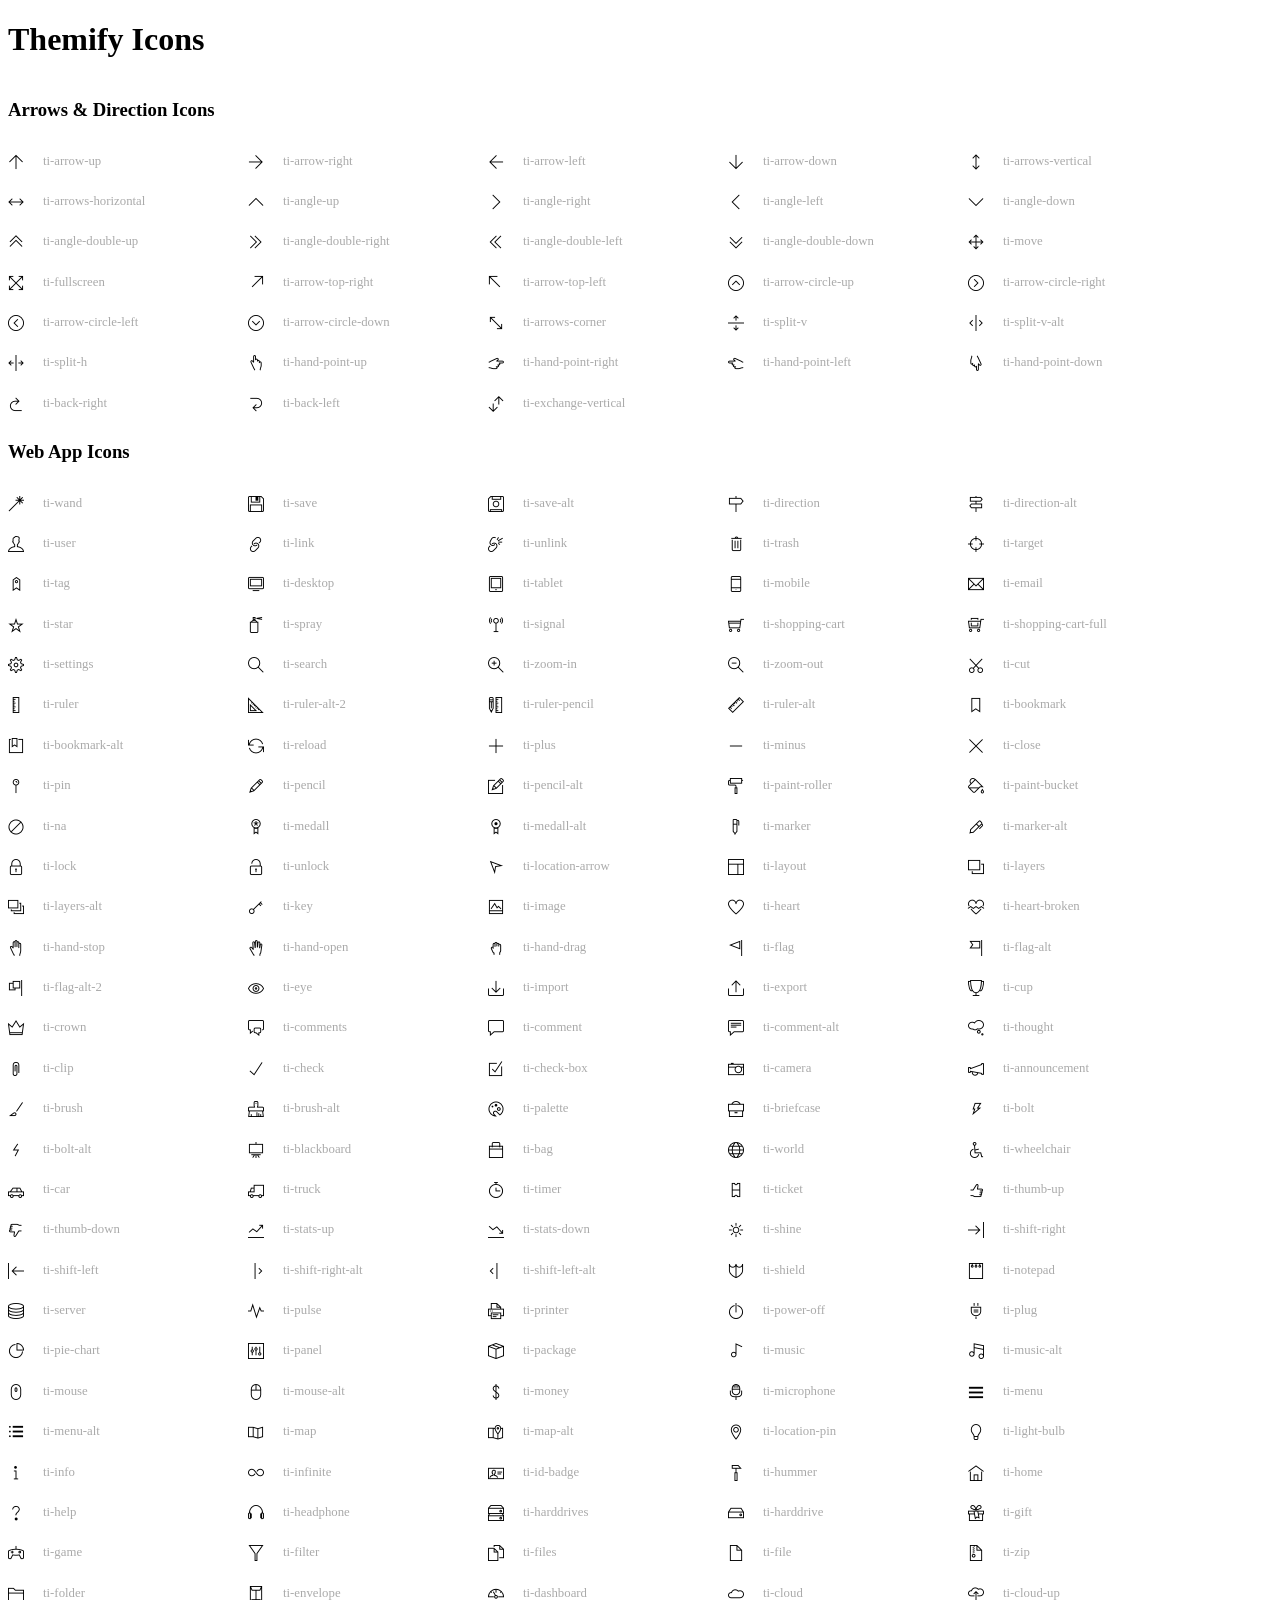
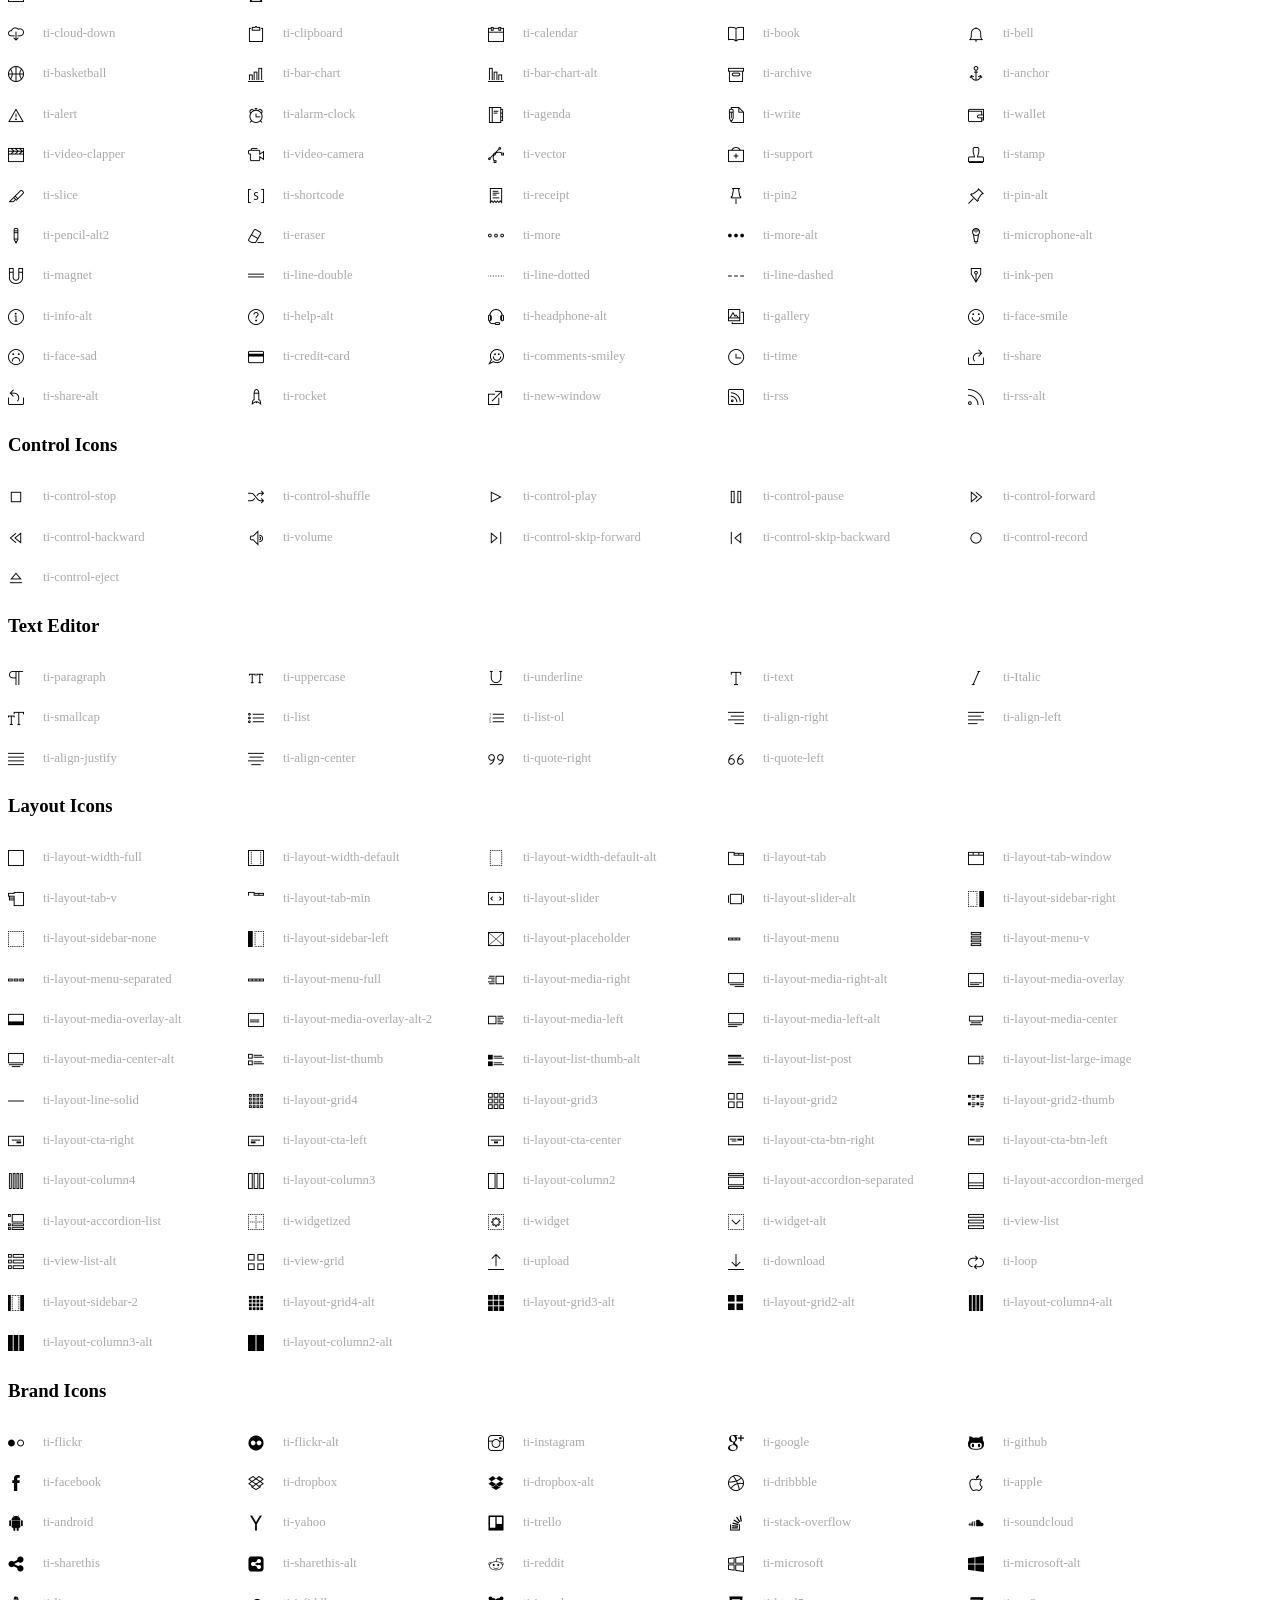
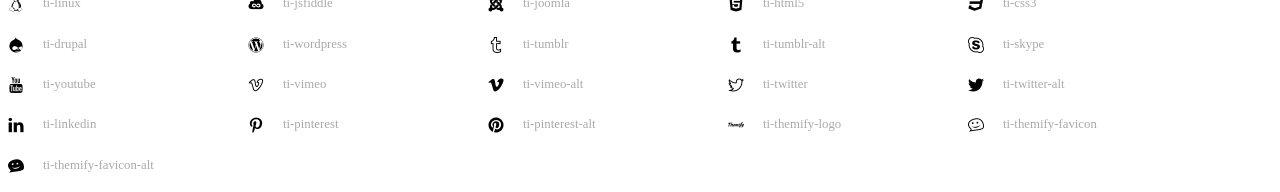
<file: tendexreact/documentation/assets/vendor/themify-icons/index.html>
<!doctype html>
<html>
<head>
	<meta charset="utf-8">
	<title>Themify Icon Font</title>
	<meta name="viewport" content="width=device-width">
	<link rel="stylesheet" href="demo-files/demo.css">
	<link rel="stylesheet" href="themify-icons.css">
	<!--[if lt IE 8]><!-->
	<link rel="stylesheet" href="ie7/ie7.css">
	<!--<![endif]-->
</head>
<body>
	<h1>Themify Icons</h1>

	<div class="icon-section">

		<div class="icon-section">
			<h3>Arrows &amp; Direction Icons </h3>

			<div class="icon-container">
				<span class="ti-arrow-up"></span><span class="icon-name"> ti-arrow-up</span>
			</div>
			<div class="icon-container">
				<span class="ti-arrow-right"></span><span class="icon-name"> ti-arrow-right</span>
			</div>
			<div class="icon-container">
				<span class="ti-arrow-left"></span><span class="icon-name"> ti-arrow-left</span>
			</div>
			<div class="icon-container">
				<span class="ti-arrow-down"></span><span class="icon-name"> ti-arrow-down</span>
			</div>
			<div class="icon-container">
				<span class="ti-arrows-vertical"></span><span class="icon-name"> ti-arrows-vertical</span>
			</div>
			<div class="icon-container">
				<span class="ti-arrows-horizontal"></span><span class="icon-name"> ti-arrows-horizontal</span>
			</div>
			<div class="icon-container">
				<span class="ti-angle-up"></span><span class="icon-name"> ti-angle-up</span>
			</div>
			<div class="icon-container">
				<span class="ti-angle-right"></span><span class="icon-name"> ti-angle-right</span>
			</div>
			<div class="icon-container">
				<span class="ti-angle-left"></span><span class="icon-name"> ti-angle-left</span>
			</div>
			<div class="icon-container">
				<span class="ti-angle-down"></span><span class="icon-name"> ti-angle-down</span>
			</div>	
			<div class="icon-container">
				<span class="ti-angle-double-up"></span><span class="icon-name"> ti-angle-double-up</span>
			</div>
			<div class="icon-container">
				<span class="ti-angle-double-right"></span><span class="icon-name"> ti-angle-double-right</span>
			</div>
			<div class="icon-container">
				<span class="ti-angle-double-left"></span><span class="icon-name"> ti-angle-double-left</span>
			</div>
			<div class="icon-container">
				<span class="ti-angle-double-down"></span><span class="icon-name"> ti-angle-double-down</span>
			</div>					
			<div class="icon-container">
				<span class="ti-move"></span><span class="icon-name"> ti-move</span>
			</div>
			<div class="icon-container">
				<span class="ti-fullscreen"></span><span class="icon-name"> ti-fullscreen</span>
			</div>
			<div class="icon-container">
				<span class="ti-arrow-top-right"></span><span class="icon-name"> ti-arrow-top-right</span>
			</div>
			<div class="icon-container">
				<span class="ti-arrow-top-left"></span><span class="icon-name"> ti-arrow-top-left</span>
			</div>
			<div class="icon-container">
				<span class="ti-arrow-circle-up"></span><span class="icon-name"> ti-arrow-circle-up</span>
			</div>
			<div class="icon-container">
				<span class="ti-arrow-circle-right"></span><span class="icon-name"> ti-arrow-circle-right</span>
			</div>
			<div class="icon-container">
				<span class="ti-arrow-circle-left"></span><span class="icon-name"> ti-arrow-circle-left</span>
			</div>
			<div class="icon-container">
				<span class="ti-arrow-circle-down"></span><span class="icon-name"> ti-arrow-circle-down</span>
			</div>
			<div class="icon-container">
				<span class="ti-arrows-corner"></span><span class="icon-name"> ti-arrows-corner</span>
			</div>
			<div class="icon-container">
				<span class="ti-split-v"></span><span class="icon-name"> ti-split-v</span>
			</div>

			<div class="icon-container">
				<span class="ti-split-v-alt"></span><span class="icon-name"> ti-split-v-alt</span>
			</div>
			<div class="icon-container">
				<span class="ti-split-h"></span><span class="icon-name"> ti-split-h</span>
			</div>
			<div class="icon-container">
				<span class="ti-hand-point-up"></span><span class="icon-name"> ti-hand-point-up</span>
			</div>
			<div class="icon-container">
				<span class="ti-hand-point-right"></span><span class="icon-name"> ti-hand-point-right</span>
			</div>
			<div class="icon-container">
				<span class="ti-hand-point-left"></span><span class="icon-name"> ti-hand-point-left</span>
			</div>
			<div class="icon-container">
				<span class="ti-hand-point-down"></span><span class="icon-name"> ti-hand-point-down</span>
			</div>
			<div class="icon-container">
				<span class="ti-back-right"></span><span class="icon-name"> ti-back-right</span>
			</div>
			<div class="icon-container">
				<span class="ti-back-left"></span><span class="icon-name"> ti-back-left</span>
			</div>
			<div class="icon-container">
				<span class="ti-exchange-vertical"></span><span class="icon-name"> ti-exchange-vertical</span>
			</div>

		</div>
		<!-- Arrows Icons -->

		<h3>Web App Icons</h3>		
		<div class="icon-section">

			<div class="icon-container">
				<span class="ti-wand"></span><span class="icon-name"> ti-wand</span>
			</div>
			<div class="icon-container">
				<span class="ti-save"></span><span class="icon-name"> ti-save</span>
			</div>
			<div class="icon-container">
				<span class="ti-save-alt"></span><span class="icon-name"> ti-save-alt</span>
			</div>

			<div class="icon-container">
				<span class="ti-direction"></span><span class="icon-name"> ti-direction</span>
			</div>
			<div class="icon-container">
				<span class="ti-direction-alt"></span><span class="icon-name"> ti-direction-alt</span>
			</div>
			<div class="icon-container">
				<span class="ti-user"></span><span class="icon-name"> ti-user</span>
			</div>
			<div class="icon-container">
				<span class="ti-link"></span><span class="icon-name"> ti-link</span>
			</div>
			<div class="icon-container">
				<span class="ti-unlink"></span><span class="icon-name"> ti-unlink</span>
			</div>
			<div class="icon-container">
				<span class="ti-trash"></span><span class="icon-name"> ti-trash</span>
			</div>
			<div class="icon-container">
				<span class="ti-target"></span><span class="icon-name"> ti-target</span>
			</div>
			<div class="icon-container">
				<span class="ti-tag"></span><span class="icon-name"> ti-tag</span>
			</div>
			<div class="icon-container">
				<span class="ti-desktop"></span><span class="icon-name"> ti-desktop</span>
			</div>
			<div class="icon-container">
				<span class="ti-tablet"></span><span class="icon-name"> ti-tablet</span>
			</div>
			<div class="icon-container">
				<span class="ti-mobile"></span><span class="icon-name"> ti-mobile</span>
			</div>
			<div class="icon-container">
				<span class="ti-email"></span><span class="icon-name"> ti-email</span>
			</div>	
			<div class="icon-container">
				<span class="ti-star"></span><span class="icon-name"> ti-star</span>
			</div>
			<div class="icon-container">
				<span class="ti-spray"></span><span class="icon-name"> ti-spray</span>
			</div>
			<div class="icon-container">
				<span class="ti-signal"></span><span class="icon-name"> ti-signal</span>
			</div>
			<div class="icon-container">
				<span class="ti-shopping-cart"></span><span class="icon-name"> ti-shopping-cart</span>
			</div>
			<div class="icon-container">
				<span class="ti-shopping-cart-full"></span><span class="icon-name"> ti-shopping-cart-full</span>
			</div>
			<div class="icon-container">
				<span class="ti-settings"></span><span class="icon-name"> ti-settings</span>
			</div>
			<div class="icon-container">
				<span class="ti-search"></span><span class="icon-name"> ti-search</span>
			</div>
			<div class="icon-container">
				<span class="ti-zoom-in"></span><span class="icon-name"> ti-zoom-in</span>
			</div>
			<div class="icon-container">
				<span class="ti-zoom-out"></span><span class="icon-name"> ti-zoom-out</span>
			</div>
			<div class="icon-container">
				<span class="ti-cut"></span><span class="icon-name"> ti-cut</span>
			</div>
			<div class="icon-container">
				<span class="ti-ruler"></span><span class="icon-name"> ti-ruler</span>
			</div>
			<div class="icon-container">
				<span class="ti-ruler-alt-2"></span><span class="icon-name"> ti-ruler-alt-2</span>
			</div>			
			<div class="icon-container">
				<span class="ti-ruler-pencil"></span><span class="icon-name"> ti-ruler-pencil</span>
			</div>
			<div class="icon-container">
				<span class="ti-ruler-alt"></span><span class="icon-name"> ti-ruler-alt</span>
			</div>
			<div class="icon-container">
				<span class="ti-bookmark"></span><span class="icon-name"> ti-bookmark</span>
			</div>
			<div class="icon-container">
				<span class="ti-bookmark-alt"></span><span class="icon-name"> ti-bookmark-alt</span>
			</div>
			<div class="icon-container">
				<span class="ti-reload"></span><span class="icon-name"> ti-reload</span>
			</div>
			<div class="icon-container">
				<span class="ti-plus"></span><span class="icon-name"> ti-plus</span>
			</div>
			<div class="icon-container">
				<span class="ti-minus"></span><span class="icon-name"> ti-minus</span>
			</div>
			<div class="icon-container">
				<span class="ti-close"></span><span class="icon-name"> ti-close</span>
			</div>			
			<div class="icon-container">
				<span class="ti-pin"></span><span class="icon-name"> ti-pin</span>
			</div>
			<div class="icon-container">
				<span class="ti-pencil"></span><span class="icon-name"> ti-pencil</span>
			</div>
					
		  	<div class="icon-container">
				<span class="ti-pencil-alt"></span><span class="icon-name"> ti-pencil-alt</span>
			</div>
			<div class="icon-container">
				<span class="ti-paint-roller"></span><span class="icon-name"> ti-paint-roller</span>
			</div>
			<div class="icon-container">
				<span class="ti-paint-bucket"></span><span class="icon-name"> ti-paint-bucket</span>
			</div>
			<div class="icon-container">
				<span class="ti-na"></span><span class="icon-name"> ti-na</span>
			</div>
			<div class="icon-container">
				<span class="ti-medall"></span><span class="icon-name"> ti-medall</span>
			</div>
			<div class="icon-container">
				<span class="ti-medall-alt"></span><span class="icon-name"> ti-medall-alt</span>
			</div>
			<div class="icon-container">
				<span class="ti-marker"></span><span class="icon-name"> ti-marker</span>
			</div>
			<div class="icon-container">
				<span class="ti-marker-alt"></span><span class="icon-name"> ti-marker-alt</span>
			</div>

			<div class="icon-container">
				<span class="ti-lock"></span><span class="icon-name"> ti-lock</span>
			</div>
			<div class="icon-container">
				<span class="ti-unlock"></span><span class="icon-name"> ti-unlock</span>
			</div>
			<div class="icon-container">
				<span class="ti-location-arrow"></span><span class="icon-name"> ti-location-arrow</span>
			</div>
			<div class="icon-container">
				<span class="ti-layout"></span><span class="icon-name"> ti-layout</span>
			</div>
			<div class="icon-container">
				<span class="ti-layers"></span><span class="icon-name"> ti-layers</span>
			</div>
			<div class="icon-container">
				<span class="ti-layers-alt"></span><span class="icon-name"> ti-layers-alt</span>
			</div>
			<div class="icon-container">
				<span class="ti-key"></span><span class="icon-name"> ti-key</span>
			</div>
			<div class="icon-container">
				<span class="ti-image"></span><span class="icon-name"> ti-image</span>
			</div>
			<div class="icon-container">
				<span class="ti-heart"></span><span class="icon-name"> ti-heart</span>
			</div>
			<div class="icon-container">
				<span class="ti-heart-broken"></span><span class="icon-name"> ti-heart-broken</span>
			</div>
			<div class="icon-container">
				<span class="ti-hand-stop"></span><span class="icon-name"> ti-hand-stop</span>
			</div>
			<div class="icon-container">
				<span class="ti-hand-open"></span><span class="icon-name"> ti-hand-open</span>
			</div>
			<div class="icon-container">
				<span class="ti-hand-drag"></span><span class="icon-name"> ti-hand-drag</span>
			</div>
			<div class="icon-container">
				<span class="ti-flag"></span><span class="icon-name"> ti-flag</span>
			</div>
			<div class="icon-container">
				<span class="ti-flag-alt"></span><span class="icon-name"> ti-flag-alt</span>
			</div>
			<div class="icon-container">
				<span class="ti-flag-alt-2"></span><span class="icon-name"> ti-flag-alt-2</span>
			</div>
			<div class="icon-container">
				<span class="ti-eye"></span><span class="icon-name"> ti-eye</span>
			</div>
			<div class="icon-container">
				<span class="ti-import"></span><span class="icon-name"> ti-import</span>
			</div>			
			<div class="icon-container">
				<span class="ti-export"></span><span class="icon-name"> ti-export</span>
			</div>
			<div class="icon-container">
				<span class="ti-cup"></span><span class="icon-name"> ti-cup</span>
			</div>
			<div class="icon-container">
				<span class="ti-crown"></span><span class="icon-name"> ti-crown</span>
			</div>
			<div class="icon-container">
				<span class="ti-comments"></span><span class="icon-name"> ti-comments</span>
			</div>
			<div class="icon-container">
				<span class="ti-comment"></span><span class="icon-name"> ti-comment</span>
			</div>
			<div class="icon-container">
				<span class="ti-comment-alt"></span><span class="icon-name"> ti-comment-alt</span>
			</div>
			<div class="icon-container">
				<span class="ti-thought"></span><span class="icon-name"> ti-thought</span>
			</div>			
			<div class="icon-container">
				<span class="ti-clip"></span><span class="icon-name"> ti-clip</span>
			</div>

			<div class="icon-container">
				<span class="ti-check"></span><span class="icon-name"> ti-check</span>
			</div>
			<div class="icon-container">
				<span class="ti-check-box"></span><span class="icon-name"> ti-check-box</span>
			</div>
			<div class="icon-container">
				<span class="ti-camera"></span><span class="icon-name"> ti-camera</span>
			</div>
			<div class="icon-container">
				<span class="ti-announcement"></span><span class="icon-name"> ti-announcement</span>
			</div>
			<div class="icon-container">
				<span class="ti-brush"></span><span class="icon-name"> ti-brush</span>
			</div>
			<div class="icon-container">
				<span class="ti-brush-alt"></span><span class="icon-name"> ti-brush-alt</span>
			</div>
			<div class="icon-container">
				<span class="ti-palette"></span><span class="icon-name"> ti-palette</span>
			</div>			
			<div class="icon-container">
				<span class="ti-briefcase"></span><span class="icon-name"> ti-briefcase</span>
			</div>
			<div class="icon-container">
				<span class="ti-bolt"></span><span class="icon-name"> ti-bolt</span>
			</div>
			<div class="icon-container">
				<span class="ti-bolt-alt"></span><span class="icon-name"> ti-bolt-alt</span>
			</div>
			<div class="icon-container">
				<span class="ti-blackboard"></span><span class="icon-name"> ti-blackboard</span>
			</div>
			<div class="icon-container">
				<span class="ti-bag"></span><span class="icon-name"> ti-bag</span>
			</div>
			<div class="icon-container">
				<span class="ti-world"></span><span class="icon-name"> ti-world</span>
			</div>
			<div class="icon-container">
				<span class="ti-wheelchair"></span><span class="icon-name"> ti-wheelchair</span>
			</div>
			<div class="icon-container">
				<span class="ti-car"></span><span class="icon-name"> ti-car</span>
			</div>
			<div class="icon-container">
				<span class="ti-truck"></span><span class="icon-name"> ti-truck</span>
			</div>
			<div class="icon-container">
				<span class="ti-timer"></span><span class="icon-name"> ti-timer</span>
			</div>
			<div class="icon-container">
				<span class="ti-ticket"></span><span class="icon-name"> ti-ticket</span>
			</div>
			<div class="icon-container">
				<span class="ti-thumb-up"></span><span class="icon-name"> ti-thumb-up</span>
			</div>
			<div class="icon-container">
				<span class="ti-thumb-down"></span><span class="icon-name"> ti-thumb-down</span>
			</div>

			<div class="icon-container">
				<span class="ti-stats-up"></span><span class="icon-name"> ti-stats-up</span>
			</div>
			<div class="icon-container">
				<span class="ti-stats-down"></span><span class="icon-name"> ti-stats-down</span>
			</div>
			<div class="icon-container">
				<span class="ti-shine"></span><span class="icon-name"> ti-shine</span>
			</div>
			<div class="icon-container">
				<span class="ti-shift-right"></span><span class="icon-name"> ti-shift-right</span>
			</div>
			<div class="icon-container">
				<span class="ti-shift-left"></span><span class="icon-name"> ti-shift-left</span>
			</div>

			<div class="icon-container">
				<span class="ti-shift-right-alt"></span><span class="icon-name"> ti-shift-right-alt</span>
			</div>
			<div class="icon-container">
				<span class="ti-shift-left-alt"></span><span class="icon-name"> ti-shift-left-alt</span>
			</div>
			<div class="icon-container">
				<span class="ti-shield"></span><span class="icon-name"> ti-shield</span>
			</div>
			<div class="icon-container">
				<span class="ti-notepad"></span><span class="icon-name"> ti-notepad</span>
			</div>
			<div class="icon-container">
				<span class="ti-server"></span><span class="icon-name"> ti-server</span>
			</div>

			<div class="icon-container">
				<span class="ti-pulse"></span><span class="icon-name"> ti-pulse</span>
			</div>
			<div class="icon-container">
				<span class="ti-printer"></span><span class="icon-name"> ti-printer</span>
			</div>
			<div class="icon-container">
				<span class="ti-power-off"></span><span class="icon-name"> ti-power-off</span>
			</div>
			<div class="icon-container">
				<span class="ti-plug"></span><span class="icon-name"> ti-plug</span>
			</div>
			<div class="icon-container">
				<span class="ti-pie-chart"></span><span class="icon-name"> ti-pie-chart</span>
			</div>

			<div class="icon-container">
				<span class="ti-panel"></span><span class="icon-name"> ti-panel</span>
			</div>
			<div class="icon-container">
				<span class="ti-package"></span><span class="icon-name"> ti-package</span>
			</div>
			<div class="icon-container">
				<span class="ti-music"></span><span class="icon-name"> ti-music</span>
			</div>
			<div class="icon-container">
				<span class="ti-music-alt"></span><span class="icon-name"> ti-music-alt</span>
			</div>
			<div class="icon-container">
				<span class="ti-mouse"></span><span class="icon-name"> ti-mouse</span>
			</div>
			<div class="icon-container">
				<span class="ti-mouse-alt"></span><span class="icon-name"> ti-mouse-alt</span>
			</div>
			<div class="icon-container">
				<span class="ti-money"></span><span class="icon-name"> ti-money</span>
			</div>
			<div class="icon-container">
				<span class="ti-microphone"></span><span class="icon-name"> ti-microphone</span>
			</div>
			<div class="icon-container">
				<span class="ti-menu"></span><span class="icon-name"> ti-menu</span>
			</div>
			<div class="icon-container">
				<span class="ti-menu-alt"></span><span class="icon-name"> ti-menu-alt</span>
			</div>
			<div class="icon-container">
				<span class="ti-map"></span><span class="icon-name"> ti-map</span>
			</div>
			<div class="icon-container">
				<span class="ti-map-alt"></span><span class="icon-name"> ti-map-alt</span>
			</div>

			<div class="icon-container">
				<span class="ti-location-pin"></span><span class="icon-name"> ti-location-pin</span>
			</div>

			<div class="icon-container">
				<span class="ti-light-bulb"></span><span class="icon-name"> ti-light-bulb</span>
			</div>
			<div class="icon-container">
				<span class="ti-info"></span><span class="icon-name"> ti-info</span>
			</div>
			<div class="icon-container">
				<span class="ti-infinite"></span><span class="icon-name"> ti-infinite</span>
			</div>
			<div class="icon-container">
				<span class="ti-id-badge"></span><span class="icon-name"> ti-id-badge</span>
			</div>
			<div class="icon-container">
				<span class="ti-hummer"></span><span class="icon-name"> ti-hummer</span>
			</div>
			<div class="icon-container">
				<span class="ti-home"></span><span class="icon-name"> ti-home</span>
			</div>
			<div class="icon-container">
				<span class="ti-help"></span><span class="icon-name"> ti-help</span>
			</div>
			<div class="icon-container">
				<span class="ti-headphone"></span><span class="icon-name"> ti-headphone</span>
			</div>
			<div class="icon-container">
				<span class="ti-harddrives"></span><span class="icon-name"> ti-harddrives</span>
			</div>
			<div class="icon-container">
				<span class="ti-harddrive"></span><span class="icon-name"> ti-harddrive</span>
			</div>
			<div class="icon-container">
				<span class="ti-gift"></span><span class="icon-name"> ti-gift</span>
			</div>
			<div class="icon-container">
				<span class="ti-game"></span><span class="icon-name"> ti-game</span>
			</div>
			<div class="icon-container">
				<span class="ti-filter"></span><span class="icon-name"> ti-filter</span>
			</div>
			<div class="icon-container">
				<span class="ti-files"></span><span class="icon-name"> ti-files</span>
			</div>
			<div class="icon-container">
				<span class="ti-file"></span><span class="icon-name"> ti-file</span>
			</div>
			<div class="icon-container">
				<span class="ti-zip"></span><span class="icon-name"> ti-zip</span>
			</div>
			<div class="icon-container">
				<span class="ti-folder"></span><span class="icon-name"> ti-folder</span>
			</div>			
			<div class="icon-container">
				<span class="ti-envelope"></span><span class="icon-name"> ti-envelope</span>
			</div>


			<div class="icon-container">
				<span class="ti-dashboard"></span><span class="icon-name"> ti-dashboard</span>
			</div>
			<div class="icon-container">
				<span class="ti-cloud"></span><span class="icon-name"> ti-cloud</span>
			</div>
			<div class="icon-container">
				<span class="ti-cloud-up"></span><span class="icon-name"> ti-cloud-up</span>
			</div>
			<div class="icon-container">
				<span class="ti-cloud-down"></span><span class="icon-name"> ti-cloud-down</span>
			</div>
			<div class="icon-container">
				<span class="ti-clipboard"></span><span class="icon-name"> ti-clipboard</span>
			</div>
			<div class="icon-container">
				<span class="ti-calendar"></span><span class="icon-name"> ti-calendar</span>
			</div>
			<div class="icon-container">
				<span class="ti-book"></span><span class="icon-name"> ti-book</span>
			</div>
			<div class="icon-container">
				<span class="ti-bell"></span><span class="icon-name"> ti-bell</span>
			</div>
			<div class="icon-container">
				<span class="ti-basketball"></span><span class="icon-name"> ti-basketball</span>
			</div>
			<div class="icon-container">
				<span class="ti-bar-chart"></span><span class="icon-name"> ti-bar-chart</span>
			</div>
			<div class="icon-container">
				<span class="ti-bar-chart-alt"></span><span class="icon-name"> ti-bar-chart-alt</span>
			</div>


			<div class="icon-container">
				<span class="ti-archive"></span><span class="icon-name"> ti-archive</span>
			</div>
			<div class="icon-container">
				<span class="ti-anchor"></span><span class="icon-name"> ti-anchor</span>
			</div>

			<div class="icon-container">
				<span class="ti-alert"></span><span class="icon-name"> ti-alert</span>
			</div>
			<div class="icon-container">
				<span class="ti-alarm-clock"></span><span class="icon-name"> ti-alarm-clock</span>
			</div>
			<div class="icon-container">
				<span class="ti-agenda"></span><span class="icon-name"> ti-agenda</span>
			</div>
			<div class="icon-container">
				<span class="ti-write"></span><span class="icon-name"> ti-write</span>
			</div>

			<div class="icon-container">
				<span class="ti-wallet"></span><span class="icon-name"> ti-wallet</span>
			</div>
			<div class="icon-container">
				<span class="ti-video-clapper"></span><span class="icon-name"> ti-video-clapper</span>
			</div>
			<div class="icon-container">
				<span class="ti-video-camera"></span><span class="icon-name"> ti-video-camera</span>
			</div>
			<div class="icon-container">
				<span class="ti-vector"></span><span class="icon-name"> ti-vector</span>
			</div>

			<div class="icon-container">
				<span class="ti-support"></span><span class="icon-name"> ti-support</span>
			</div>
			<div class="icon-container">
				<span class="ti-stamp"></span><span class="icon-name"> ti-stamp</span>
			</div>
			<div class="icon-container">
				<span class="ti-slice"></span><span class="icon-name"> ti-slice</span>
			</div>
			<div class="icon-container">
				<span class="ti-shortcode"></span><span class="icon-name"> ti-shortcode</span>
			</div>
			<div class="icon-container">
				<span class="ti-receipt"></span><span class="icon-name"> ti-receipt</span>
			</div>
			<div class="icon-container">
				<span class="ti-pin2"></span><span class="icon-name"> ti-pin2</span>
			</div>
			<div class="icon-container">
				<span class="ti-pin-alt"></span><span class="icon-name"> ti-pin-alt</span>
			</div>
			<div class="icon-container">
				<span class="ti-pencil-alt2"></span><span class="icon-name"> ti-pencil-alt2</span>
			</div>
			<div class="icon-container">
				<span class="ti-eraser"></span><span class="icon-name"> ti-eraser</span>
			</div>			
			<div class="icon-container">
				<span class="ti-more"></span><span class="icon-name"> ti-more</span>
			</div>
			<div class="icon-container">
				<span class="ti-more-alt"></span><span class="icon-name"> ti-more-alt</span>
			</div>
			<div class="icon-container">
				<span class="ti-microphone-alt"></span><span class="icon-name"> ti-microphone-alt</span>
			</div>
			<div class="icon-container">
				<span class="ti-magnet"></span><span class="icon-name"> ti-magnet</span>
			</div>
			<div class="icon-container">
				<span class="ti-line-double"></span><span class="icon-name"> ti-line-double</span>
			</div>
			<div class="icon-container">
				<span class="ti-line-dotted"></span><span class="icon-name"> ti-line-dotted</span>
			</div>
			<div class="icon-container">
				<span class="ti-line-dashed"></span><span class="icon-name"> ti-line-dashed</span>
			</div>

			<div class="icon-container">
				<span class="ti-ink-pen"></span><span class="icon-name"> ti-ink-pen</span>
			</div>
			<div class="icon-container">
				<span class="ti-info-alt"></span><span class="icon-name"> ti-info-alt</span>
			</div>
			<div class="icon-container">
				<span class="ti-help-alt"></span><span class="icon-name"> ti-help-alt</span>
			</div>
			<div class="icon-container">
				<span class="ti-headphone-alt"></span><span class="icon-name"> ti-headphone-alt</span>
			</div>

			<div class="icon-container">
				<span class="ti-gallery"></span><span class="icon-name"> ti-gallery</span>
			</div>
			<div class="icon-container">
				<span class="ti-face-smile"></span><span class="icon-name"> ti-face-smile</span>
			</div>
			<div class="icon-container">
				<span class="ti-face-sad"></span><span class="icon-name"> ti-face-sad</span>
			</div>
			<div class="icon-container">
				<span class="ti-credit-card"></span><span class="icon-name"> ti-credit-card</span>
			</div>
			<div class="icon-container">
				<span class="ti-comments-smiley"></span><span class="icon-name"> ti-comments-smiley</span>
			</div>
			<div class="icon-container">
				<span class="ti-time"></span><span class="icon-name"> ti-time</span>
			</div>
			<div class="icon-container">
				<span class="ti-share"></span><span class="icon-name"> ti-share</span>
			</div>
			<div class="icon-container">
				<span class="ti-share-alt"></span><span class="icon-name"> ti-share-alt</span>
			</div>
			<div class="icon-container">
				<span class="ti-rocket"></span><span class="icon-name"> ti-rocket</span>
			</div>

			<div class="icon-container">
				<span class="ti-new-window"></span><span class="icon-name"> ti-new-window</span>
			</div>

			<div class="icon-container">
				<span class="ti-rss"></span><span class="icon-name"> ti-rss</span>
			</div>

			<div class="icon-container">
				<span class="ti-rss-alt"></span><span class="icon-name"> ti-rss-alt</span>
			</div>
			
		</div><!-- Web App Icons -->

		<div class="icon-section">
			<h3>Control Icons</h3>
			<div class="icon-container">
				<span class="ti-control-stop"></span><span class="icon-name"> ti-control-stop</span>
			</div>
			<div class="icon-container">
				<span class="ti-control-shuffle"></span><span class="icon-name"> ti-control-shuffle</span>
			</div>
			<div class="icon-container">
				<span class="ti-control-play"></span><span class="icon-name"> ti-control-play</span>
			</div>
			<div class="icon-container">
				<span class="ti-control-pause"></span><span class="icon-name"> ti-control-pause</span>
			</div>
			<div class="icon-container">
				<span class="ti-control-forward"></span><span class="icon-name"> ti-control-forward</span>
			</div>
			<div class="icon-container">
				<span class="ti-control-backward"></span><span class="icon-name"> ti-control-backward</span>
			</div>	
			<div class="icon-container">
				<span class="ti-volume"></span><span class="icon-name"> ti-volume</span>
			</div>
			<div class="icon-container">
				<span class="ti-control-skip-forward"></span><span class="icon-name"> ti-control-skip-forward</span>
			</div>
			<div class="icon-container">
				<span class="ti-control-skip-backward"></span><span class="icon-name"> ti-control-skip-backward</span>
			</div>
			<div class="icon-container">
				<span class="ti-control-record"></span><span class="icon-name"> ti-control-record</span>
			</div>
			<div class="icon-container">
				<span class="ti-control-eject"></span><span class="icon-name"> ti-control-eject</span>
			</div>			
		</div> <!-- Control Icons -->
		<div class="icon-section">
			<h3>Text Editor</h3>

			<div class="icon-container">
				<span class="ti-paragraph"></span><span class="icon-name"> ti-paragraph</span>
			</div>
			<div class="icon-container">
				<span class="ti-uppercase"></span><span class="icon-name"> ti-uppercase</span>
			</div>

			<div class="icon-container">
				<span class="ti-underline"></span><span class="icon-name"> ti-underline</span>
			</div>
			<div class="icon-container">
				<span class="ti-text"></span><span class="icon-name"> ti-text</span>
			</div>
			<div class="icon-container">
				<span class="ti-Italic"></span><span class="icon-name"> ti-Italic</span>
			</div>
			<div class="icon-container">
				<span class="ti-smallcap"></span><span class="icon-name"> ti-smallcap</span>
			</div>
			<div class="icon-container">
				<span class="ti-list"></span><span class="icon-name"> ti-list</span>
			</div>
			<div class="icon-container">
				<span class="ti-list-ol"></span><span class="icon-name"> ti-list-ol</span>
			</div>
			<div class="icon-container">
				<span class="ti-align-right"></span><span class="icon-name"> ti-align-right</span>
			</div>
			<div class="icon-container">
				<span class="ti-align-left"></span><span class="icon-name"> ti-align-left</span>
			</div>
			<div class="icon-container">
				<span class="ti-align-justify"></span><span class="icon-name"> ti-align-justify</span>
			</div>
			<div class="icon-container">
				<span class="ti-align-center"></span><span class="icon-name"> ti-align-center</span>
			</div>
			<div class="icon-container">
				<span class="ti-quote-right"></span><span class="icon-name"> ti-quote-right</span>
			</div>
			<div class="icon-container">
				<span class="ti-quote-left"></span><span class="icon-name"> ti-quote-left</span>
			</div>

		</div> <!-- Text Editor -->

		<div class="icon-section">
			<h3>Layout Icons</h3>
			<div class="icon-container">
				<span class="ti-layout-width-full"></span><span class="icon-name"> ti-layout-width-full</span>
			</div>
			<div class="icon-container">
				<span class="ti-layout-width-default"></span><span class="icon-name"> ti-layout-width-default</span>
			</div>
			<div class="icon-container">
				<span class="ti-layout-width-default-alt"></span><span class="icon-name"> ti-layout-width-default-alt</span>
			</div>
			<div class="icon-container">
				<span class="ti-layout-tab"></span><span class="icon-name"> ti-layout-tab</span>
			</div>
			<div class="icon-container">
				<span class="ti-layout-tab-window"></span><span class="icon-name"> ti-layout-tab-window</span>
			</div>
			<div class="icon-container">
				<span class="ti-layout-tab-v"></span><span class="icon-name"> ti-layout-tab-v</span>
			</div>
			<div class="icon-container">
				<span class="ti-layout-tab-min"></span><span class="icon-name"> ti-layout-tab-min</span>
			</div>
			<div class="icon-container">
				<span class="ti-layout-slider"></span><span class="icon-name"> ti-layout-slider</span>
			</div>
			<div class="icon-container">
				<span class="ti-layout-slider-alt"></span><span class="icon-name"> ti-layout-slider-alt</span>
			</div>
			<div class="icon-container">
				<span class="ti-layout-sidebar-right"></span><span class="icon-name"> ti-layout-sidebar-right</span>
			</div>
			<div class="icon-container">
				<span class="ti-layout-sidebar-none"></span><span class="icon-name"> ti-layout-sidebar-none</span>
			</div>
			<div class="icon-container">
				<span class="ti-layout-sidebar-left"></span><span class="icon-name"> ti-layout-sidebar-left</span>
			</div>
			<div class="icon-container">
				<span class="ti-layout-placeholder"></span><span class="icon-name"> ti-layout-placeholder</span>
			</div>
			<div class="icon-container">
				<span class="ti-layout-menu"></span><span class="icon-name"> ti-layout-menu</span>
			</div>
			<div class="icon-container">
				<span class="ti-layout-menu-v"></span><span class="icon-name"> ti-layout-menu-v</span>
			</div>
			<div class="icon-container">
				<span class="ti-layout-menu-separated"></span><span class="icon-name"> ti-layout-menu-separated</span>
			</div>
			<div class="icon-container">
				<span class="ti-layout-menu-full"></span><span class="icon-name"> ti-layout-menu-full</span>
			</div>
			<div class="icon-container">
				<span class="ti-layout-media-right"></span><span class="icon-name"> ti-layout-media-right</span>
			</div>
			<div class="icon-container">
				<span class="ti-layout-media-right-alt"></span><span class="icon-name"> ti-layout-media-right-alt</span>
			</div>
			<div class="icon-container">
				<span class="ti-layout-media-overlay"></span><span class="icon-name"> ti-layout-media-overlay</span>
			</div>
			<div class="icon-container">
				<span class="ti-layout-media-overlay-alt"></span><span class="icon-name"> ti-layout-media-overlay-alt</span>
			</div>
			<div class="icon-container">
				<span class="ti-layout-media-overlay-alt-2"></span><span class="icon-name"> ti-layout-media-overlay-alt-2</span>
			</div>
			<div class="icon-container">
				<span class="ti-layout-media-left"></span><span class="icon-name"> ti-layout-media-left</span>
			</div>
			<div class="icon-container">
				<span class="ti-layout-media-left-alt"></span><span class="icon-name"> ti-layout-media-left-alt</span>
			</div>
			<div class="icon-container">
				<span class="ti-layout-media-center"></span><span class="icon-name"> ti-layout-media-center</span>
			</div>
			<div class="icon-container">
				<span class="ti-layout-media-center-alt"></span><span class="icon-name"> ti-layout-media-center-alt</span>
			</div>
			<div class="icon-container">
				<span class="ti-layout-list-thumb"></span><span class="icon-name"> ti-layout-list-thumb</span>
			</div>
			<div class="icon-container">
				<span class="ti-layout-list-thumb-alt"></span><span class="icon-name"> ti-layout-list-thumb-alt</span>
			</div>
			<div class="icon-container">
				<span class="ti-layout-list-post"></span><span class="icon-name"> ti-layout-list-post</span>
			</div>
			<div class="icon-container">
				<span class="ti-layout-list-large-image"></span><span class="icon-name"> ti-layout-list-large-image</span>
			</div>
			<div class="icon-container">
				<span class="ti-layout-line-solid"></span><span class="icon-name"> ti-layout-line-solid</span>
			</div>
			<div class="icon-container">
				<span class="ti-layout-grid4"></span><span class="icon-name"> ti-layout-grid4</span>
			</div>
			<div class="icon-container">
				<span class="ti-layout-grid3"></span><span class="icon-name"> ti-layout-grid3</span>
			</div>
			<div class="icon-container">
				<span class="ti-layout-grid2"></span><span class="icon-name"> ti-layout-grid2</span>
			</div>
			<div class="icon-container">
				<span class="ti-layout-grid2-thumb"></span><span class="icon-name"> ti-layout-grid2-thumb</span>
			</div>
			<div class="icon-container">
				<span class="ti-layout-cta-right"></span><span class="icon-name"> ti-layout-cta-right</span>
			</div>
			<div class="icon-container">
				<span class="ti-layout-cta-left"></span><span class="icon-name"> ti-layout-cta-left</span>
			</div>
			<div class="icon-container">
				<span class="ti-layout-cta-center"></span><span class="icon-name"> ti-layout-cta-center</span>
			</div>
			<div class="icon-container">
				<span class="ti-layout-cta-btn-right"></span><span class="icon-name"> ti-layout-cta-btn-right</span>
			</div>
			<div class="icon-container">
				<span class="ti-layout-cta-btn-left"></span><span class="icon-name"> ti-layout-cta-btn-left</span>
			</div>
			<div class="icon-container">
				<span class="ti-layout-column4"></span><span class="icon-name"> ti-layout-column4</span>
			</div>
			<div class="icon-container">
				<span class="ti-layout-column3"></span><span class="icon-name"> ti-layout-column3</span>
			</div>
			<div class="icon-container">
				<span class="ti-layout-column2"></span><span class="icon-name"> ti-layout-column2</span>
			</div>
			<div class="icon-container">
				<span class="ti-layout-accordion-separated"></span><span class="icon-name"> ti-layout-accordion-separated</span>
			</div>
			<div class="icon-container">
				<span class="ti-layout-accordion-merged"></span><span class="icon-name"> ti-layout-accordion-merged</span>
			</div>
			<div class="icon-container">
				<span class="ti-layout-accordion-list"></span><span class="icon-name"> ti-layout-accordion-list</span>
			</div>
			<div class="icon-container">
				<span class="ti-widgetized"></span><span class="icon-name"> ti-widgetized</span>
			</div>
			<div class="icon-container">
				<span class="ti-widget"></span><span class="icon-name"> ti-widget</span>
			</div>
			<div class="icon-container">
				<span class="ti-widget-alt"></span><span class="icon-name"> ti-widget-alt</span>
			</div>
			<div class="icon-container">
				<span class="ti-view-list"></span><span class="icon-name"> ti-view-list</span>
			</div>
			<div class="icon-container">
				<span class="ti-view-list-alt"></span><span class="icon-name"> ti-view-list-alt</span>
			</div>
			<div class="icon-container">
				<span class="ti-view-grid"></span><span class="icon-name"> ti-view-grid</span>
			</div>
			<div class="icon-container">
				<span class="ti-upload"></span><span class="icon-name"> ti-upload</span>
			</div>
			<div class="icon-container">
				<span class="ti-download"></span><span class="icon-name"> ti-download</span>
			</div>	
			<div class="icon-container">
				<span class="ti-loop"></span><span class="icon-name"> ti-loop</span>
			</div>
			<div class="icon-container">
				<span class="ti-layout-sidebar-2"></span><span class="icon-name"> ti-layout-sidebar-2</span>
			</div>
			<div class="icon-container">
				<span class="ti-layout-grid4-alt"></span><span class="icon-name"> ti-layout-grid4-alt</span>
			</div>
			<div class="icon-container">
				<span class="ti-layout-grid3-alt"></span><span class="icon-name"> ti-layout-grid3-alt</span>
			</div>
			<div class="icon-container">
				<span class="ti-layout-grid2-alt"></span><span class="icon-name"> ti-layout-grid2-alt</span>
			</div>
			<div class="icon-container">
				<span class="ti-layout-column4-alt"></span><span class="icon-name"> ti-layout-column4-alt</span>
			</div>
			<div class="icon-container">
				<span class="ti-layout-column3-alt"></span><span class="icon-name"> ti-layout-column3-alt</span>
			</div>
			<div class="icon-container">
				<span class="ti-layout-column2-alt"></span><span class="icon-name"> ti-layout-column2-alt</span>
			</div>		


		</div> <!-- Layout Icons -->

		<div class="icon-section">
			<h3>Brand Icons</h3>

			<div class="icon-container">
				<span class="ti-flickr"></span><span class="icon-name"> ti-flickr</span>
			</div>
			<div class="icon-container">
				<span class="ti-flickr-alt"></span><span class="icon-name"> ti-flickr-alt</span>
			</div>			
			<div class="icon-container">
				<span class="ti-instagram"></span><span class="icon-name"> ti-instagram</span>
			</div>
			<div class="icon-container">
				<span class="ti-google"></span><span class="icon-name"> ti-google</span>
			</div>
			<div class="icon-container">
				<span class="ti-github"></span><span class="icon-name"> ti-github</span>
			</div>

			<div class="icon-container">
				<span class="ti-facebook"></span><span class="icon-name"> ti-facebook</span>
			</div>
			<div class="icon-container">
				<span class="ti-dropbox"></span><span class="icon-name"> ti-dropbox</span>
			</div>
			<div class="icon-container">
				<span class="ti-dropbox-alt"></span><span class="icon-name"> ti-dropbox-alt</span>
			</div>
			<div class="icon-container">
				<span class="ti-dribbble"></span><span class="icon-name"> ti-dribbble</span>
			</div>
			<div class="icon-container">
				<span class="ti-apple"></span><span class="icon-name"> ti-apple</span>
			</div>
			<div class="icon-container">
				<span class="ti-android"></span><span class="icon-name"> ti-android</span>
			</div>
			<div class="icon-container">
				<span class="ti-yahoo"></span><span class="icon-name"> ti-yahoo</span>
			</div>
			<div class="icon-container">
				<span class="ti-trello"></span><span class="icon-name"> ti-trello</span>
			</div>
			<div class="icon-container">
				<span class="ti-stack-overflow"></span><span class="icon-name"> ti-stack-overflow</span>
			</div>
			<div class="icon-container">
				<span class="ti-soundcloud"></span><span class="icon-name"> ti-soundcloud</span>
			</div>
			<div class="icon-container">
				<span class="ti-sharethis"></span><span class="icon-name"> ti-sharethis</span>
			</div>
			<div class="icon-container">
				<span class="ti-sharethis-alt"></span><span class="icon-name"> ti-sharethis-alt</span>
			</div>
			<div class="icon-container">
				<span class="ti-reddit"></span><span class="icon-name"> ti-reddit</span>
			</div>

			<div class="icon-container">
				<span class="ti-microsoft"></span><span class="icon-name"> ti-microsoft</span>
			</div>
			<div class="icon-container">
				<span class="ti-microsoft-alt"></span><span class="icon-name"> ti-microsoft-alt</span>
			</div>
			<div class="icon-container">
				<span class="ti-linux"></span><span class="icon-name"> ti-linux</span>
			</div>
			<div class="icon-container">
				<span class="ti-jsfiddle"></span><span class="icon-name"> ti-jsfiddle</span>
			</div>
			<div class="icon-container">
				<span class="ti-joomla"></span><span class="icon-name"> ti-joomla</span>
			</div>
			<div class="icon-container">
				<span class="ti-html5"></span><span class="icon-name"> ti-html5</span>
			</div>
			<div class="icon-container">
				<span class="ti-css3"></span><span class="icon-name"> ti-css3</span>
			</div>	
			<div class="icon-container">
				<span class="ti-drupal"></span><span class="icon-name"> ti-drupal</span>
			</div>
			<div class="icon-container">
				<span class="ti-wordpress"></span><span class="icon-name"> ti-wordpress</span>
			</div>		
			<div class="icon-container">
				<span class="ti-tumblr"></span><span class="icon-name"> ti-tumblr</span>
			</div>
			<div class="icon-container">
				<span class="ti-tumblr-alt"></span><span class="icon-name"> ti-tumblr-alt</span>
			</div>
			<div class="icon-container">
				<span class="ti-skype"></span><span class="icon-name"> ti-skype</span>
			</div>
			<div class="icon-container">
				<span class="ti-youtube"></span><span class="icon-name"> ti-youtube</span>
			</div>
			<div class="icon-container">
				<span class="ti-vimeo"></span><span class="icon-name"> ti-vimeo</span>
			</div>
			<div class="icon-container">
				<span class="ti-vimeo-alt"></span><span class="icon-name"> ti-vimeo-alt</span>
			</div>			
			<div class="icon-container">
				<span class="ti-twitter"></span><span class="icon-name"> ti-twitter</span>
			</div>
			<div class="icon-container">
				<span class="ti-twitter-alt"></span><span class="icon-name"> ti-twitter-alt</span>
			</div>
			<div class="icon-container">
				<span class="ti-linkedin"></span><span class="icon-name"> ti-linkedin</span>
			</div>
			<div class="icon-container">
				<span class="ti-pinterest"></span><span class="icon-name"> ti-pinterest</span>
			</div>

			<div class="icon-container">
				<span class="ti-pinterest-alt"></span><span class="icon-name"> ti-pinterest-alt</span>
			</div>
			<div class="icon-container">
				<span class="ti-themify-logo"></span><span class="icon-name"> ti-themify-logo</span>
			</div>
			<div class="icon-container">
				<span class="ti-themify-favicon"></span><span class="icon-name"> ti-themify-favicon</span>
			</div>
			<div class="icon-container">
				<span class="ti-themify-favicon-alt"></span><span class="icon-name"> ti-themify-favicon-alt</span>
			</div>

		</div> <!-- brand Icons -->

	</div>

</body>
</html>
</file>
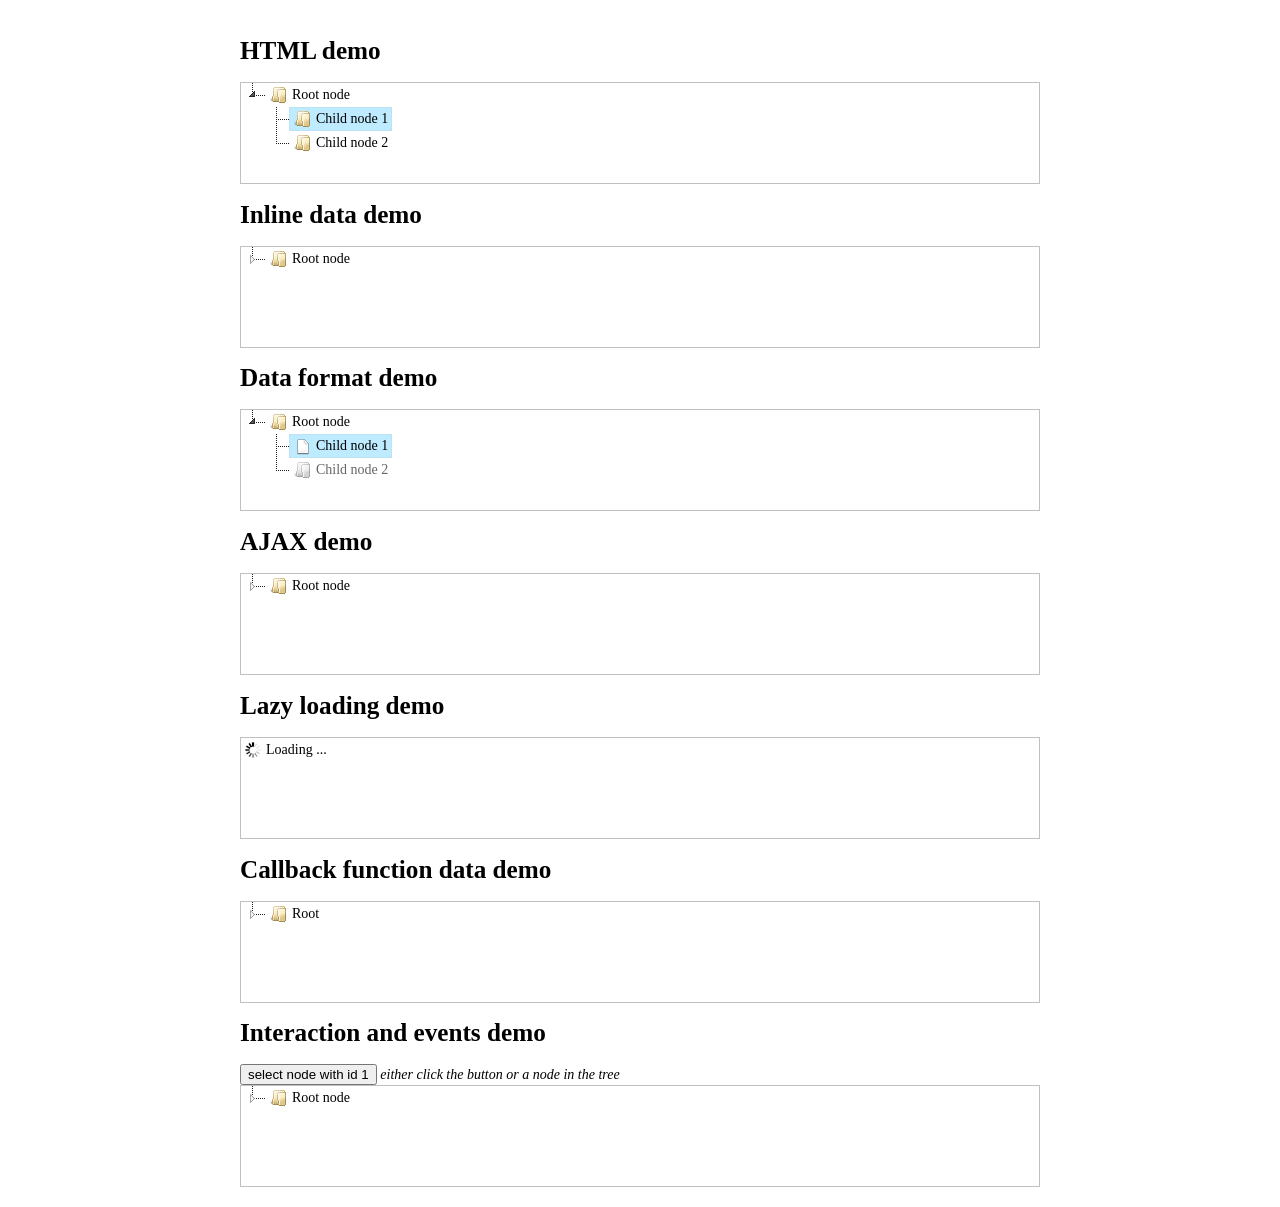
<file: tendexreact/documentation/assets/vendor/jstree/demo/basic/index.html>
<!DOCTYPE html>
<html lang="en">
<head>
	<meta charset="UTF-8">
	<title>jstree basic demos</title>
	<style>
	html { margin:0; padding:0; font-size:62.5%; }
	body { max-width:800px; min-width:300px; margin:0 auto; padding:20px 10px; font-size:14px; font-size:1.4em; }
	h1 { font-size:1.8em; }
	.demo { overflow:auto; border:1px solid silver; min-height:100px; }
	</style>
	<link rel="stylesheet" href="./../../dist/themes/default/style.min.css" />
</head>
<body>
	<h1>HTML demo</h1>
	<div id="html" class="demo">
		<ul>
			<li data-jstree='{ "opened" : true }'>Root node
				<ul>
					<li data-jstree='{ "selected" : true }'>Child node 1</li>
					<li>Child node 2</li>
				</ul>
			</li>
		</ul>
	</div>

	<h1>Inline data demo</h1>
	<div id="data" class="demo"></div>

	<h1>Data format demo</h1>
	<div id="frmt" class="demo"></div>

	<h1>AJAX demo</h1>
	<div id="ajax" class="demo"></div>

	<h1>Lazy loading demo</h1>
	<div id="lazy" class="demo"></div>

	<h1>Callback function data demo</h1>
	<div id="clbk" class="demo"></div>

	<h1>Interaction and events demo</h1>
	<button id="evts_button">select node with id 1</button> <em>either click the button or a node in the tree</em>
	<div id="evts" class="demo"></div>

	<script src="https://ajax.googleapis.com/ajax/libs/jquery/3.3.1/jquery.min.js"></script>
	<script src="./../../dist/jstree.min.js"></script>
	
	<script>
	// html demo
	$('#html').jstree();

	// inline data demo
	$('#data').jstree({
		'core' : {
			'data' : [
				{ "text" : "Root node", "children" : [
						{ "text" : "Child node 1" },
						{ "text" : "Child node 2" }
				]}
			]
		}
	});

	// data format demo
	$('#frmt').jstree({
		'core' : {
			'data' : [
				{
					"text" : "Root node",
					"state" : { "opened" : true },
					"children" : [
						{
							"text" : "Child node 1",
							"state" : { "selected" : true },
							"icon" : "jstree-file"
						},
						{ "text" : "Child node 2", "state" : { "disabled" : true } }
					]
				}
			]
		}
	});

	// ajax demo
	$('#ajax').jstree({
		'core' : {
			'data' : {
				"url" : "./root.json",
				"dataType" : "json" // needed only if you do not supply JSON headers
			}
		}
	});

	// lazy demo
	$('#lazy').jstree({
		'core' : {
			'data' : {
				"url" : "//www.jstree.com/fiddle/?lazy",
				"data" : function (node) {
					return { "id" : node.id };
				}
			}
		}
	});

	// data from callback
	$('#clbk').jstree({
		'core' : {
			'data' : function (node, cb) {
				if(node.id === "#") {
					cb([{"text" : "Root", "id" : "1", "children" : true}]);
				}
				else {
					cb(["Child"]);
				}
			}
		}
	});

	// interaction and events
	$('#evts_button').on("click", function () {
		var instance = $('#evts').jstree(true);
		instance.deselect_all();
		instance.select_node('1');
	});
	$('#evts')
		.on("changed.jstree", function (e, data) {
			if(data.selected.length) {
				alert('The selected node is: ' + data.instance.get_node(data.selected[0]).text);
			}
		})
		.jstree({
			'core' : {
				'multiple' : false,
				'data' : [
					{ "text" : "Root node", "children" : [
							{ "text" : "Child node 1", "id" : 1 },
							{ "text" : "Child node 2" }
					]}
				]
			}
		});
	</script>
</body>
</html>
</file>
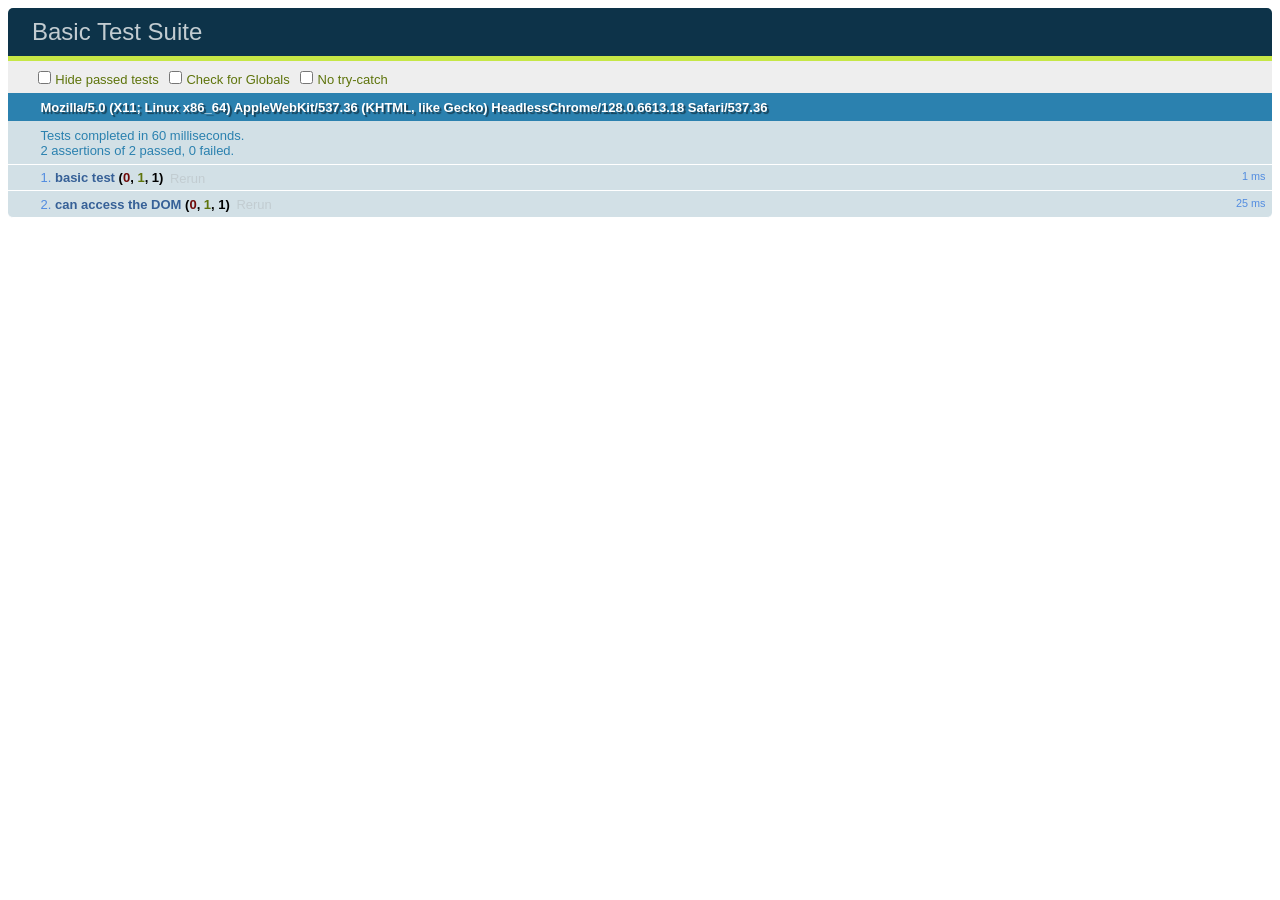
<file: tendexreact/documentation/assets/vendor/jstree/test/unit/index.html>
<!DOCTYPE html>
<html>
<head>
  <meta charset="utf-8">
  <title>Basic Test Suite</title>
  <!-- Load local QUnit. -->
  <link rel="stylesheet" href="libs/qunit.css" media="screen">
  <script src="libs/qunit.js"></script>
</head>
<body>
  <div id="qunit"></div>
  <div id="qunit-fixture">this had better work.</div>
  <!-- Load local lib and tests. -->
  <script src="test.js"></script>
</body>
</html>
</file>
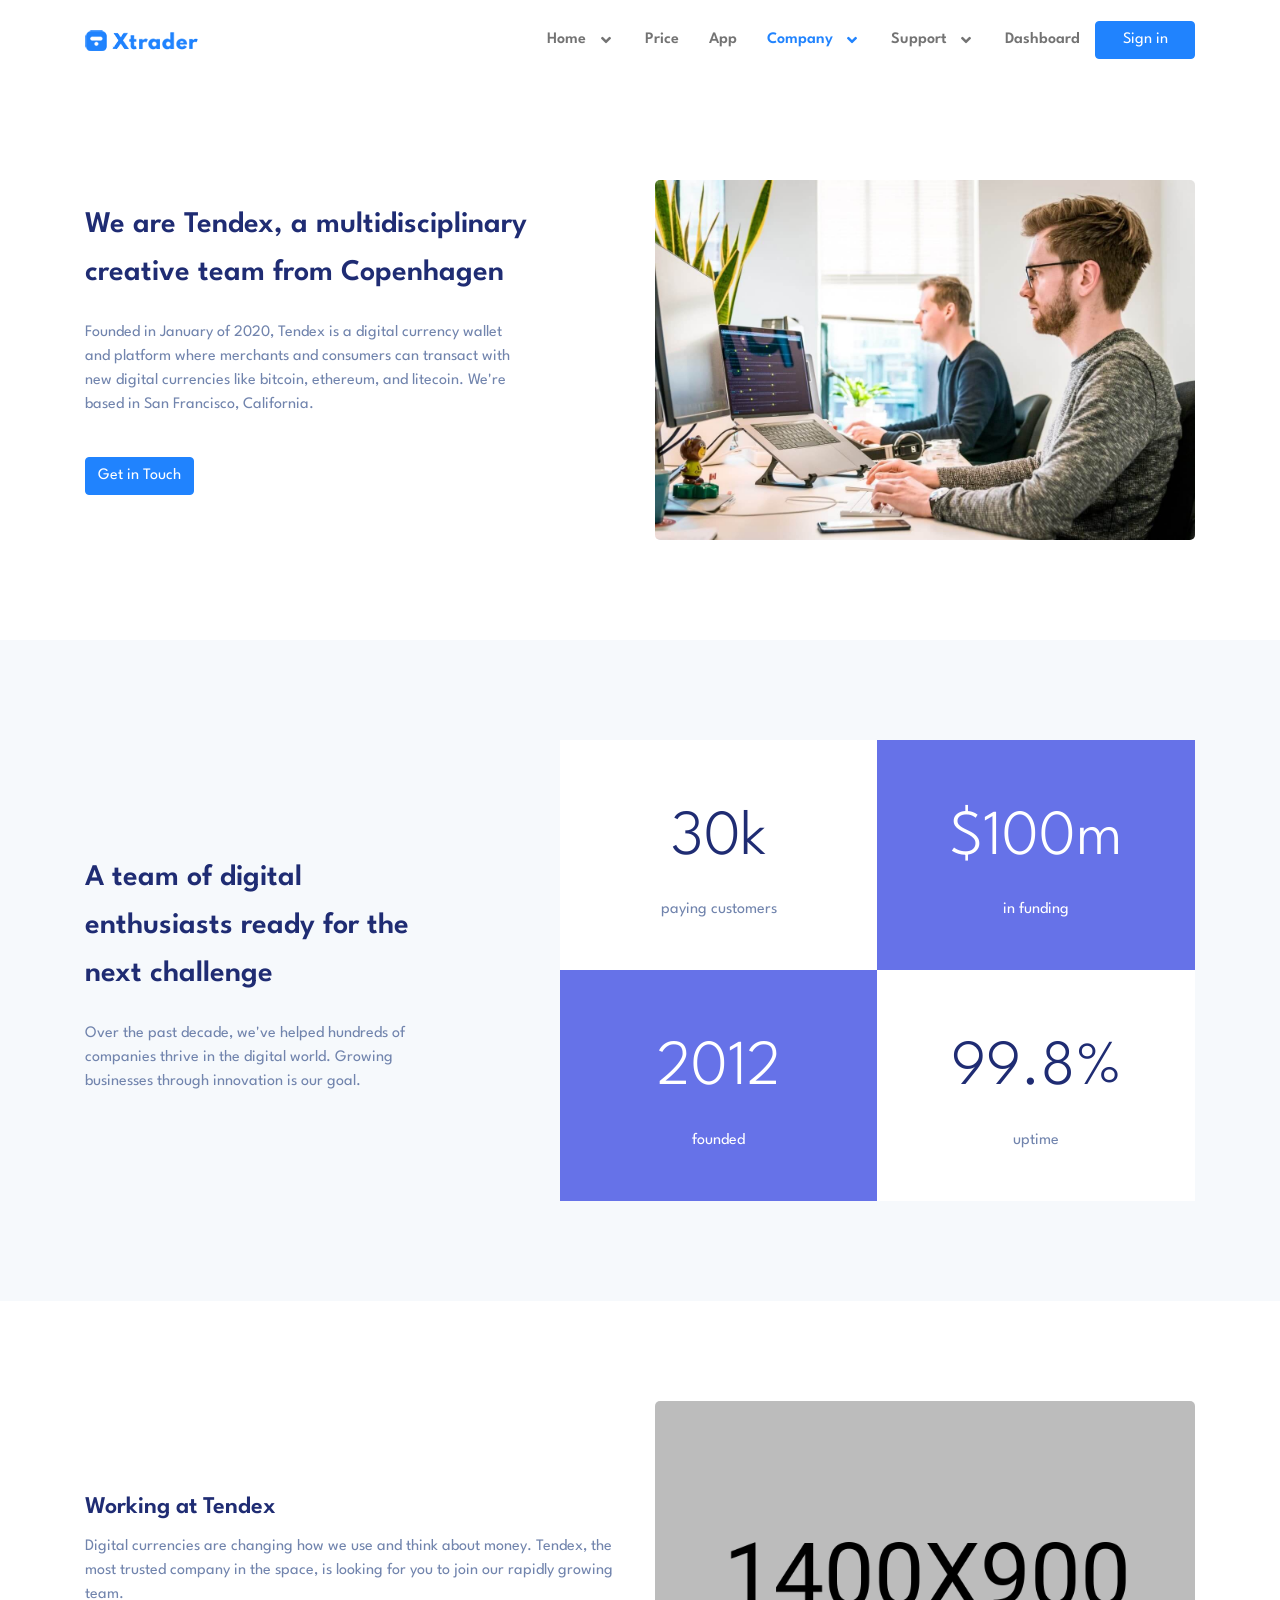
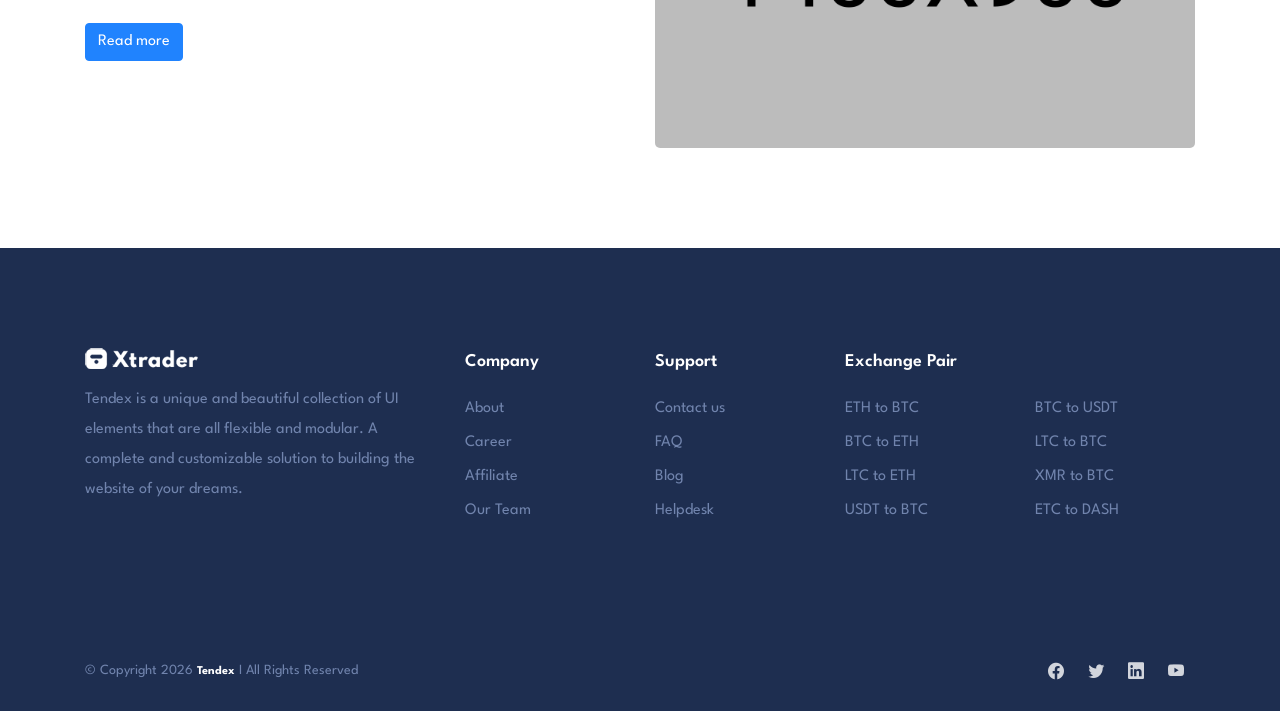
<file: tendexhtml/htmlPackage/tendex/about.html>
<!DOCTYPE html>
<html lang="en">
  <head>
    <meta charset="UTF-8" />
    <meta name="viewport" content="width=device-width, initial-scale=1.0" />
    <meta http-equiv="X-UA-Compatible" content="ie=edge" />
    <title>Tendex</title>
    <!-- Favicon icon -->
    <link
      rel="icon"
      type="image/png"
      sizes="16x16"
      href="./images/favicon.png"
    />
    <!-- Custom Stylesheet -->

    <link rel="stylesheet" href="./css/style.css" />
  </head>

  <body class="@@dashboard">
    <div id="main-wrapper">
      <div class="header landing @@headerClass">
        <div class="container">
          <div class="row">
            <div class="col-xl-12">
              <div class="navigation">
                <nav class="navbar navbar-expand-lg navbar-light">
                  <div class="brand-logo">
                    <a href="index.html">
                      <img
                        src="./images/logo.png"
                        alt=""
                        class="logo-primary"
                      />
                      <img src="./images/logow.png" alt="" class="logo-white" />
                    </a>
                  </div>
                  <button
                    class="navbar-toggler"
                    type="button"
                    data-toggle="collapse"
                    data-target="#navbarNavDropdown"
                    aria-controls="navbarNavDropdown"
                    aria-expanded="false"
                    aria-label="Toggle navigation"
                  >
                    <span class="navbar-toggler-icon"></span>
                  </button>
                  <div class="collapse navbar-collapse" id="navbarNavDropdown">
                    <ul class="navbar-nav ms-auto">
                      <li class="nav-item dropdown">
                        <a
                          class="nav-link dropdown-toggle"
                          href="#"
                          data-toggle="dropdown"
                          >Home
                        </a>
                        <div class="dropdown-menu">
                          <a class="dropdown-item" href="./index.html"
                            >Home 1</a
                          >
                          <a class="dropdown-item" href="./index2.html"
                            >Home 2</a
                          >
                          <a class="dropdown-item" href="./index3.html"
                            >Home 3</a
                          >
                          <!-- <a class="dropdown-item" href="./index4.html">Home 4</a>
                                        <a class="dropdown-item" href="./index5.html">Home 5</a>
                                        <a class="dropdown-item" href="./index6.html">Home 6</a>
                                        <a class="dropdown-item" href="./index7.html">Home 7</a> -->
                        </div>
                      </li>
                      <!-- <li class="nav-item">
                                    <a class="nav-link" href="./index.html">Home</a>
                                </li> -->
                      <li class="nav-item">
                        <a class="nav-link" href="./price.html">Price</a>
                      </li>
                      <li class="nav-item">
                        <a class="nav-link" href="./app.html">App</a>
                      </li>
                      <li class="nav-item dropdown">
                        <a
                          class="nav-link dropdown-toggle text-primary"
                          href="#"
                          data-toggle="dropdown"
                          >Company
                        </a>
                        <div class="dropdown-menu">
                          <a
                            class="dropdown-item text-primary"
                            href="./about.html"
                            >About us</a
                          >
                          <a class="dropdown-item" href="./team.html">Team</a>
                          <a class="dropdown-item" href="./blog.html">Blog</a>
                          <a class="dropdown-item" href="./career.html"
                            >Career</a
                          >
                        </div>
                      </li>
                      <li class="nav-item dropdown">
                        <a
                          class="nav-link dropdown-toggle"
                          href="#"
                          data-toggle="dropdown"
                          >Support
                        </a>
                        <div class="dropdown-menu">
                          <a class="dropdown-item" href="./contact.html"
                            >Contact us</a
                          >
                          <a class="dropdown-item" href="./helpdesk.html"
                            >Help Desk</a
                          >
                          <a class="dropdown-item" href="./privacy-policy.html"
                            >Privacy</a
                          >
                          <a class="dropdown-item" href="./faq.html">FAQ</a>
                        </div>
                      </li>
                      <li class="nav-item">
                        <a class="nav-link" href="./dashboard.html"
                          >Dashboard</a
                        >
                      </li>
                    </ul>
                  </div>

                  <div class="signin-btn">
                    <a class="btn btn-primary" href="./signin.html">Sign in</a>
                  </div>
                </nav>
              </div>
            </div>
          </div>
        </div>
      </div>

      <div class="about-one section-padding">
        <div class="container">
          <div class="row align-items-center justify-content-between">
            <div class="col-lg-5">
              <div class="service-content m-t-50">
                <h2 class="mb-4">
                  We are Tendex, a multidisciplinary creative team from
                  Copenhagen
                </h2>
                <p>
                  Founded in January of 2020, Tendex is a digital currency
                  wallet and platform where merchants and consumers can transact
                  with new digital currencies like bitcoin, ethereum, and
                  litecoin. We're based in San Francisco, California.
                </p>
                <a href="#" class="btn btn-primary my-4">Get in Touch</a>
              </div>
            </div>
            <div class="col-lg-6">
              <div class="service-img">
                <img src="images/about/1.jpeg" alt="" class="img-fluid" />
              </div>
            </div>
          </div>
        </div>
      </div>

      <div class="bg-light py-6 py-lg-8 mt-6 mt-lg-0 section-padding">
        <div class="container">
          <div class="row align-items-center">
            <div class="col-lg-4">
              <h2 class="font-weight-normal mt-4">
                A team of digital enthusiasts ready for the next challenge
              </h2>

              <p class="text-muted mt-4">
                Over the past decade, we've helped hundreds of companies thrive
                in the digital world. Growing businesses through innovation is
                our goal.
              </p>
            </div>

            <div class="col-lg-7 offset-lg-1 mt-4 mt-lg-0">
              <div class="row g-0">
                <div
                  class="col-6 bg-white text-purple text-center py-5 py-md-7"
                >
                  <h1 class="display-3">30k</h1>
                  <p class="m-0">paying customers</p>
                </div>

                <div class="col-6 bg-purple text-center py-5 py-md-7">
                  <h1 class="display-3 text-white">$100m</h1>
                  <p class="m-0 text-white">in funding</p>
                </div>

                <div class="col-6 bg-purple text-center py-5 py-md-7">
                  <h1 class="display-3 text-white">2012</h1>
                  <p class="m-0 text-white">founded</p>
                </div>

                <div
                  class="col-6 bg-white text-purple text-center py-5 py-md-7"
                >
                  <h1 class="display-3">99.8%</h1>
                  <p class="m-0">uptime</p>
                </div>
              </div>
            </div>
          </div>
        </div>
      </div>

      <div class="about-two section-padding">
        <div class="container">
          <div class="row align-items-center">
            <div class="col-lg-6">
              <div class="service-content my-5">
                <h3>Working at Tendex</h3>
                <p>
                  Digital currencies are changing how we use and think about
                  money. Tendex, the most trusted company in the space, is
                  looking for you to join our rapidly growing team.
                </p>
                <a href="#" class="btn btn-primary">Read more</a>
              </div>
            </div>
            <div class="col-lg-6">
              <div class="service-img">
                <img src="images/about/1.jpg" alt="" class="img-fluid" />
              </div>
            </div>
          </div>
        </div>
      </div>

      <div class="bottom section-padding">
        <div class="container">
          <div class="row">
            <div class="col-xl-4">
              <div class="bottom-logo">
                <img class="pb-3" src="./images/logow.png" alt="" />

                <p>
                  Tendex is a unique and beautiful collection of UI elements
                  that are all flexible and modular. A complete and customizable
                  solution to building the website of your dreams.
                </p>
              </div>
            </div>
            <div class="col-xl-2">
              <div class="bottom-widget">
                <h4 class="widget-title">Company</h4>
                <ul>
                  <li><a href="about.html">About</a></li>
                  <li><a href="career.html">Career</a></li>
                  <li><a href="#">Affiliate</a></li>
                  <li><a href="team.html">Our Team</a></li>
                </ul>
              </div>
            </div>
            <div class="col-xl-2">
              <div class="bottom-widget">
                <h4 class="widget-title">Support</h4>
                <ul>
                  <li><a href="contact.html">Contact us</a></li>
                  <li><a href="faq.html">FAQ</a></li>
                  <li><a href="blog.html">Blog</a></li>
                  <li><a href="helpdesk.html">Helpdesk</a></li>
                </ul>
              </div>
            </div>
            <div class="col-xl-4">
              <div class="bottom-widget">
                <h4 class="widget-title">Exchange Pair</h4>
                <div class="row">
                  <div class="col-xl-6">
                    <ul>
                      <li><a href="#">ETH to BTC</a></li>
                      <li><a href="#">BTC to ETH</a></li>
                      <li><a href="#">LTC to ETH</a></li>
                      <li><a href="#">USDT to BTC</a></li>
                    </ul>
                  </div>
                  <div class="col-xl-6">
                    <ul>
                      <li><a href="#">BTC to USDT</a></li>
                      <li><a href="#">LTC to BTC</a></li>
                      <li><a href="#">XMR to BTC</a></li>
                      <li><a href="#">ETC to DASH</a></li>
                    </ul>
                  </div>
                </div>
              </div>
            </div>
          </div>
        </div>
      </div>

      <div class="footer">
        <div class="container">
          <div class="row">
            <div class="col-xl-6 col-lg-6 col-md-6 col-sm-6 col-12">
              <div class="copyright">
                <p>
                  © Copyright <span id="year"></span> <a href="#">Tendex</a> I
                  All Rights Reserved
                </p>
              </div>
            </div>
            <div class="col-xl-6 col-lg-6 col-md-6 col-sm-6 col-12">
              <div class="footer-social">
                <ul>
                  <li>
                    <a href="#"><i class="bi bi-facebook"></i></a>
                  </li>
                  <li>
                    <a href="#"><i class="bi bi-twitter"></i></a>
                  </li>
                  <li>
                    <a href="#"><i class="bi bi-linkedin"></i></a>
                  </li>
                  <li>
                    <a href="#"><i class="bi bi-youtube"></i></a>
                  </li>
                </ul>
              </div>
            </div>
          </div>
        </div>
      </div>
    </div>

    <script src="./vendor/jquery/jquery.min.js"></script>
    <script src="./vendor/bootstrap/js/bootstrap.bundle.min.js"></script>

    <script src="./js/scripts.js"></script>
  </body>
</html>
</file>
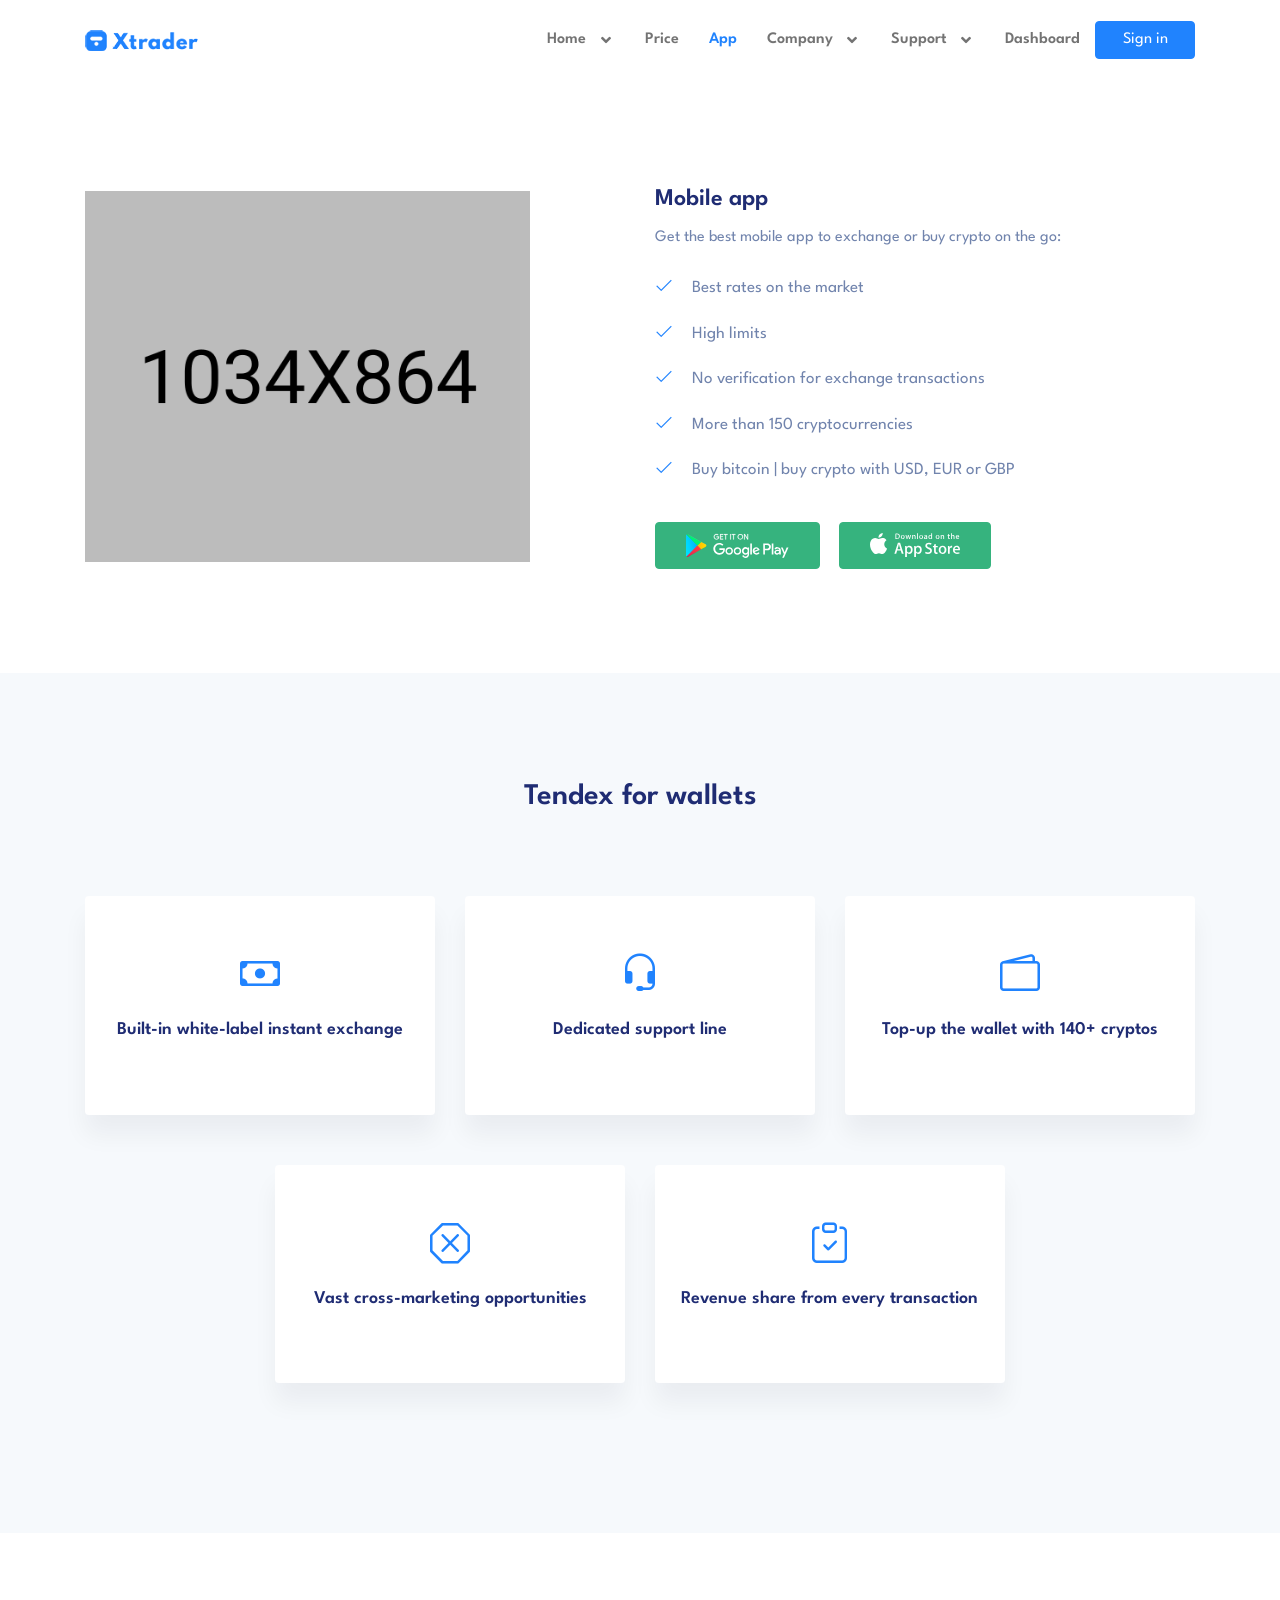
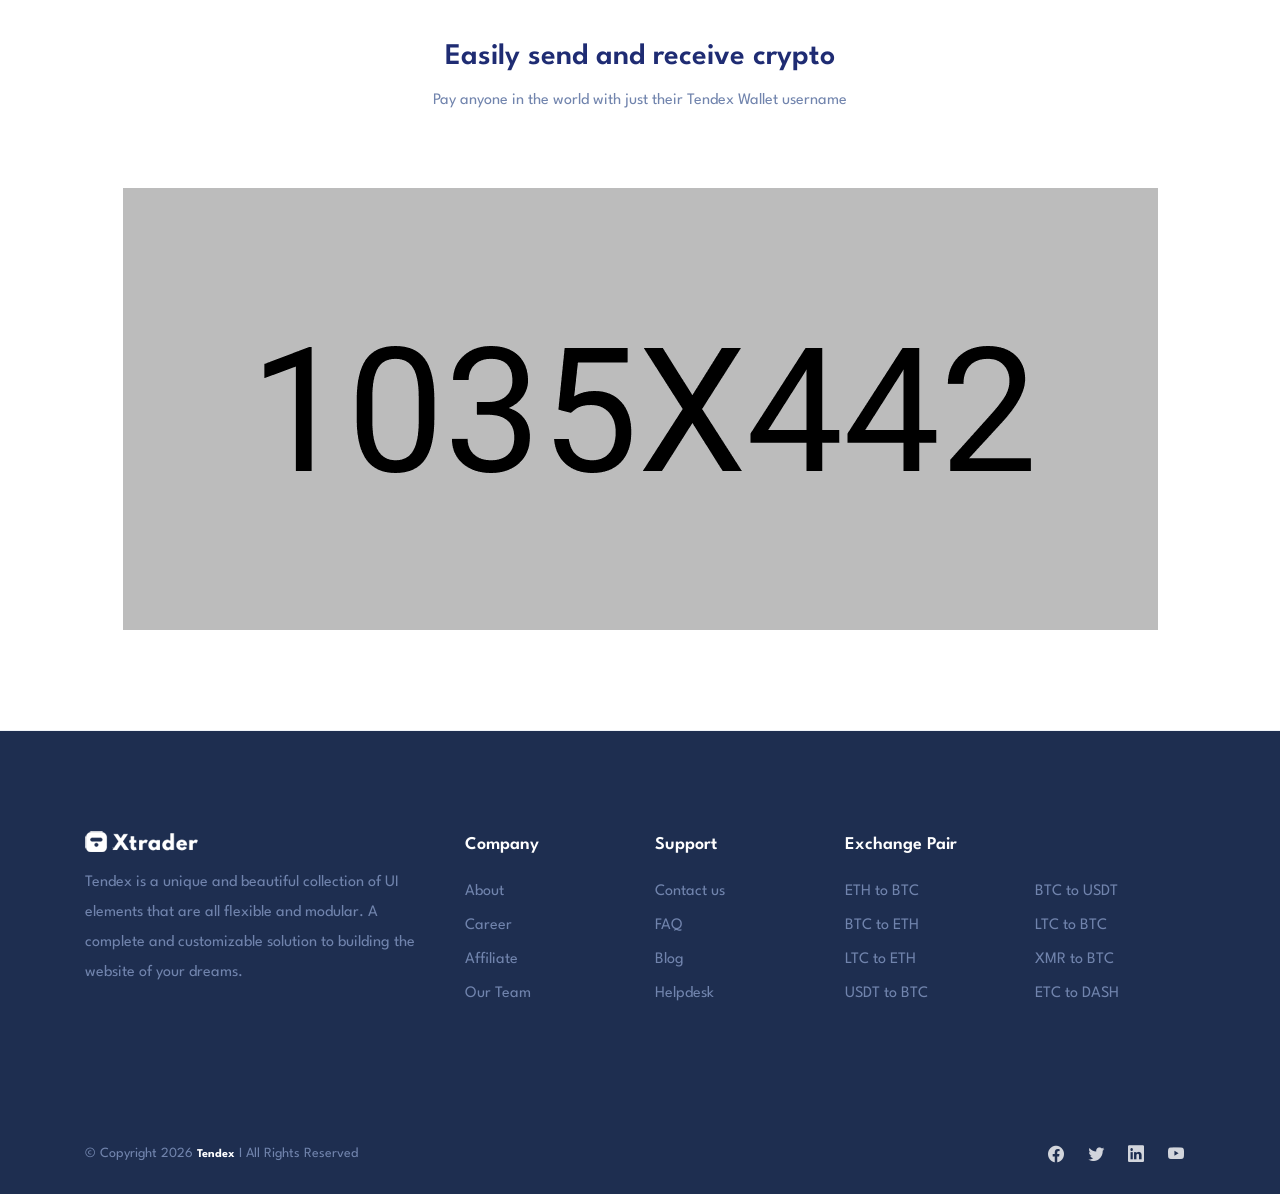
<file: tendexhtml/htmlPackage/tendex/app.html>
<!DOCTYPE html>
<html lang="en">
  <head>
    <meta charset="UTF-8" />
    <meta name="viewport" content="width=device-width, initial-scale=1.0" />
    <meta http-equiv="X-UA-Compatible" content="ie=edge" />
    <title>Tendex</title>
    <!-- Favicon icon -->
    <link
      rel="icon"
      type="image/png"
      sizes="16x16"
      href="./images/favicon.png"
    />
    <!-- Custom Stylesheet -->

    <link rel="stylesheet" href="./css/style.css" />
  </head>

  <body class="@@dashboard">
    <div id="preloader"><i>.</i><i>.</i><i>.</i></div>

    <div id="main-wrapper">
      <div class="header landing @@headerClass">
        <div class="container">
          <div class="row">
            <div class="col-xl-12">
              <div class="navigation">
                <nav class="navbar navbar-expand-lg navbar-light">
                  <div class="brand-logo">
                    <a href="index.html">
                      <img
                        src="./images/logo.png"
                        alt=""
                        class="logo-primary"
                      />
                      <img src="./images/logow.png" alt="" class="logo-white" />
                    </a>
                  </div>
                  <button
                    class="navbar-toggler"
                    type="button"
                    data-toggle="collapse"
                    data-target="#navbarNavDropdown"
                    aria-controls="navbarNavDropdown"
                    aria-expanded="false"
                    aria-label="Toggle navigation"
                  >
                    <span class="navbar-toggler-icon"></span>
                  </button>
                  <div class="collapse navbar-collapse" id="navbarNavDropdown">
                    <ul class="navbar-nav ms-auto">
                      <li class="nav-item dropdown">
                        <a
                          class="nav-link dropdown-toggle"
                          href="#"
                          data-toggle="dropdown"
                          >Home
                        </a>
                        <div class="dropdown-menu">
                          <a class="dropdown-item" href="./index.html"
                            >Home 1</a
                          >
                          <a class="dropdown-item" href="./index2.html"
                            >Home 2</a
                          >
                          <a class="dropdown-item" href="./index3.html"
                            >Home 3</a
                          >
                          <!-- <a class="dropdown-item" href="./index4.html">Home 4</a>
                                        <a class="dropdown-item" href="./index5.html">Home 5</a>
                                        <a class="dropdown-item" href="./index6.html">Home 6</a>
                                        <a class="dropdown-item" href="./index7.html">Home 7</a> -->
                        </div>
                      </li>
                      <!-- <li class="nav-item">
                                    <a class="nav-link" href="./index.html">Home</a>
                                </li> -->
                      <li class="nav-item">
                        <a class="nav-link" href="./price.html">Price</a>
                      </li>
                      <li class="nav-item">
                        <a class="nav-link text-primary" href="./app.html"
                          >App</a
                        >
                      </li>
                      <li class="nav-item dropdown">
                        <a
                          class="nav-link dropdown-toggle"
                          href="#"
                          data-toggle="dropdown"
                          >Company
                        </a>
                        <div class="dropdown-menu">
                          <a class="dropdown-item" href="./about.html"
                            >About us</a
                          >
                          <a class="dropdown-item" href="./team.html">Team</a>
                          <a class="dropdown-item" href="./blog.html">Blog</a>
                          <a class="dropdown-item" href="./career.html"
                            >Career</a
                          >
                        </div>
                      </li>
                      <li class="nav-item dropdown">
                        <a
                          class="nav-link dropdown-toggle"
                          href="#"
                          data-toggle="dropdown"
                          >Support
                        </a>
                        <div class="dropdown-menu">
                          <a class="dropdown-item" href="./contact.html"
                            >Contact us</a
                          >
                          <a class="dropdown-item" href="./helpdesk.html"
                            >Help Desk</a
                          >
                          <a class="dropdown-item" href="./privacy-policy.html"
                            >Privacy</a
                          >
                          <a class="dropdown-item" href="./faq.html">FAQ</a>
                        </div>
                      </li>
                      <li class="nav-item">
                        <a class="nav-link" href="./dashboard.html"
                          >Dashboard</a
                        >
                      </li>
                    </ul>
                  </div>

                  <div class="signin-btn">
                    <a class="btn btn-primary" href="./signin.html">Sign in</a>
                  </div>
                </nav>
              </div>
            </div>
          </div>
        </div>
      </div>

      <div class="appss section-padding">
        <div class="container">
          <div class="row align-items-center justify-content-between">
            <div class="col-xl-5 col-lg-5 col-md-12">
              <div class="appss-img">
                <img class="img-fluid" src="./images/app2.png" alt="" />
              </div>
            </div>
            <div class="col-xl-6 col-lg-6 col-md-12">
              <div class="appss-content">
                <h3>Mobile app</h3>
                <p>
                  Get the best mobile app to exchange or buy crypto on the go:
                </p>
                <ul>
                  <li><i class="la la-check"></i> Best rates on the market</li>
                  <li><i class="la la-check"></i> High limits</li>
                  <li>
                    <i class="la la-check"></i> No verification for exchange
                    transactions
                  </li>
                  <li>
                    <i class="la la-check"></i> More than 150 cryptocurrencies
                  </li>
                  <li>
                    <i class="la la-check"></i> Buy bitcoin | buy crypto with
                    USD, EUR or GBP
                  </li>
                </ul>
                <div class="mt-4">
                  <a href="#" class="btn btn-success my-1 waves-effect">
                    <img src="./images/android.svg" alt="" />
                  </a>
                  <a href="#" class="btn btn-success my-1 waves-effect">
                    <img src="./images/apple.svg" alt="" />
                  </a>
                </div>
              </div>
            </div>
          </div>
        </div>
      </div>

      <div class="wallet-feature section-padding bg-light">
        <div class="container">
          <div class="row justify-content-center">
            <div class="col-xl-8">
              <div class="section-title">
                <h2>Tendex for wallets</h2>
              </div>
            </div>
          </div>
          <div class="row justify-content-center">
            <div class="col-xl-4 col-lg-4 col-md-4 col-sm-6 col-12">
              <div class="wallet-feature-content">
                <span><i class="bi bi-cash"></i></span>
                <h4>Built-in white-label instant exchange</h4>
              </div>
            </div>
            <div class="col-xl-4 col-lg-4 col-md-4 col-sm-6 col-12">
              <div class="wallet-feature-content">
                <span><i class="bi bi-headset"></i></span>
                <h4>Dedicated support line</h4>
              </div>
            </div>
            <div class="col-xl-4 col-lg-4 col-md-4 col-sm-6 col-12">
              <div class="wallet-feature-content">
                <span><i class="bi bi-wallet2"></i></span>
                <h4>Top-up the wallet with 140+ cryptos</h4>
              </div>
            </div>
            <div class="col-xl-4 col-lg-4 col-md-4 col-sm-6 col-12">
              <div class="wallet-feature-content">
                <span><i class="bi bi-x-octagon"></i></span>
                <h4>Vast cross-marketing opportunities</h4>
              </div>
            </div>
            <div class="col-xl-4 col-lg-4 col-md-4 col-sm-6 col-12">
              <div class="wallet-feature-content">
                <span><i class="bi bi-clipboard-check"></i></span>
                <h4>Revenue share from every transaction</h4>
              </div>
            </div>
          </div>
        </div>
      </div>

      <div class="all-coin section-padding">
        <div class="container">
          <div class="row justify-content-center">
            <div class="col-xl-8">
              <div class="section-title text-center">
                <h2>Easily send and receive crypto</h2>
                <p>
                  Pay anyone in the world with just their Tendex Wallet username
                </p>
              </div>
            </div>
          </div>
          <div class="row">
            <div class="col-xl-12">
              <div class="wallet-map text-center">
                <img src="./images/map.png" alt="" class="img-fluid" />
              </div>
            </div>
          </div>
        </div>
      </div>

      <div class="bottom section-padding">
        <div class="container">
          <div class="row">
            <div class="col-xl-4">
              <div class="bottom-logo">
                <img class="pb-3" src="./images/logow.png" alt="" />

                <p>
                  Tendex is a unique and beautiful collection of UI elements
                  that are all flexible and modular. A complete and customizable
                  solution to building the website of your dreams.
                </p>
              </div>
            </div>
            <div class="col-xl-2">
              <div class="bottom-widget">
                <h4 class="widget-title">Company</h4>
                <ul>
                  <li><a href="about.html">About</a></li>
                  <li><a href="career.html">Career</a></li>
                  <li><a href="#">Affiliate</a></li>
                  <li><a href="team.html">Our Team</a></li>
                </ul>
              </div>
            </div>
            <div class="col-xl-2">
              <div class="bottom-widget">
                <h4 class="widget-title">Support</h4>
                <ul>
                  <li><a href="contact.html">Contact us</a></li>
                  <li><a href="faq.html">FAQ</a></li>
                  <li><a href="blog.html">Blog</a></li>
                  <li><a href="helpdesk.html">Helpdesk</a></li>
                </ul>
              </div>
            </div>
            <div class="col-xl-4">
              <div class="bottom-widget">
                <h4 class="widget-title">Exchange Pair</h4>
                <div class="row">
                  <div class="col-xl-6">
                    <ul>
                      <li><a href="#">ETH to BTC</a></li>
                      <li><a href="#">BTC to ETH</a></li>
                      <li><a href="#">LTC to ETH</a></li>
                      <li><a href="#">USDT to BTC</a></li>
                    </ul>
                  </div>
                  <div class="col-xl-6">
                    <ul>
                      <li><a href="#">BTC to USDT</a></li>
                      <li><a href="#">LTC to BTC</a></li>
                      <li><a href="#">XMR to BTC</a></li>
                      <li><a href="#">ETC to DASH</a></li>
                    </ul>
                  </div>
                </div>
              </div>
            </div>
          </div>
        </div>
      </div>

      <div class="footer">
        <div class="container">
          <div class="row">
            <div class="col-xl-6 col-lg-6 col-md-6 col-sm-6 col-12">
              <div class="copyright">
                <p>
                  © Copyright <span id="year"></span> <a href="#">Tendex</a> I
                  All Rights Reserved
                </p>
              </div>
            </div>
            <div class="col-xl-6 col-lg-6 col-md-6 col-sm-6 col-12">
              <div class="footer-social">
                <ul>
                  <li>
                    <a href="#"><i class="bi bi-facebook"></i></a>
                  </li>
                  <li>
                    <a href="#"><i class="bi bi-twitter"></i></a>
                  </li>
                  <li>
                    <a href="#"><i class="bi bi-linkedin"></i></a>
                  </li>
                  <li>
                    <a href="#"><i class="bi bi-youtube"></i></a>
                  </li>
                </ul>
              </div>
            </div>
          </div>
        </div>
      </div>
    </div>

    <script src="./vendor/jquery/jquery.min.js"></script>
    <script src="./vendor/bootstrap/js/bootstrap.bundle.min.js"></script>

    <script src="./js/scripts.js"></script>
  </body>
</html>
</file>
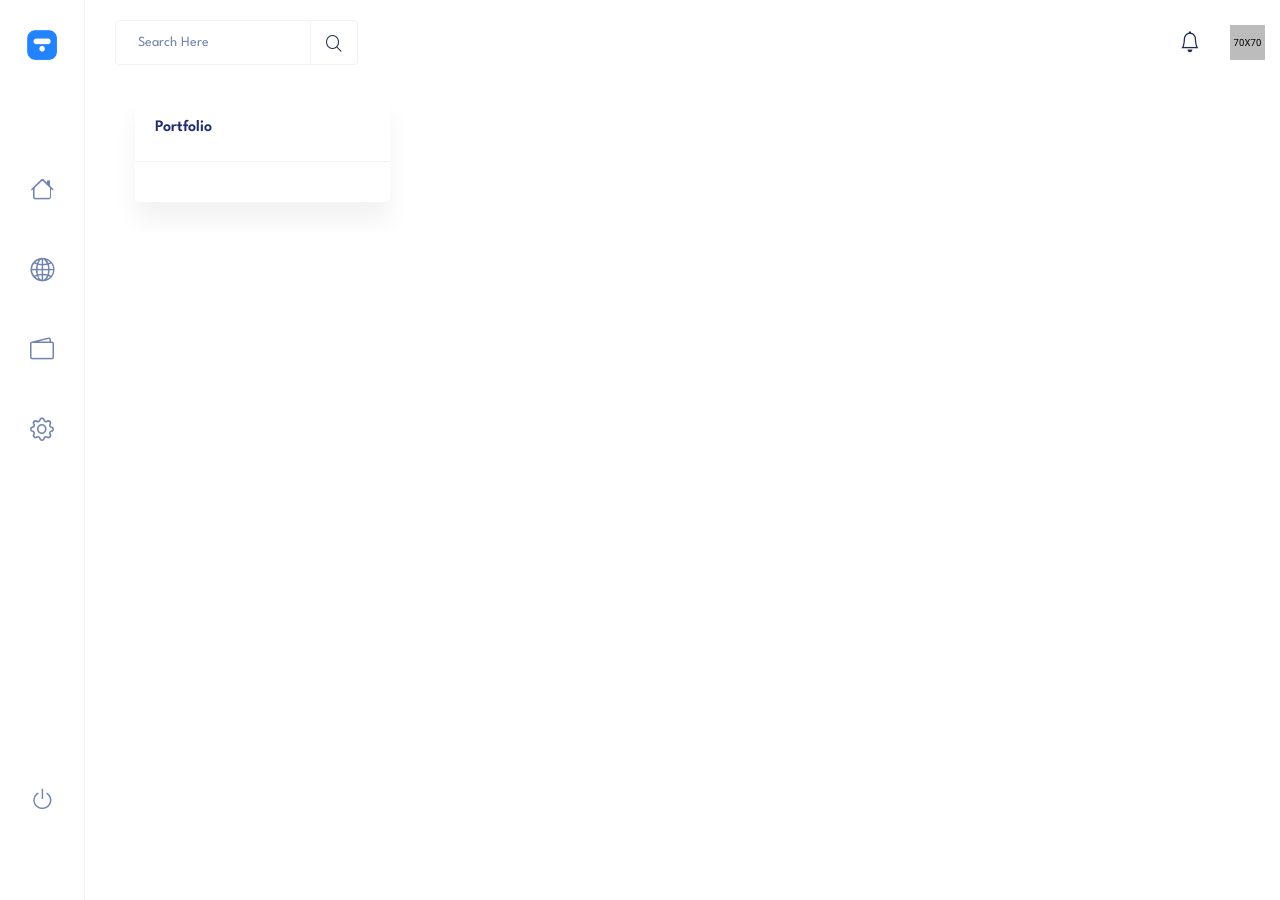
<file: tendexhtml/htmlPackage/tendex/blank.html>
<!DOCTYPE html>
<html lang="en">
  <head>
    <meta charset="UTF-8" />
    <meta name="viewport" content="width=device-width, initial-scale=1.0" />
    <meta http-equiv="X-UA-Compatible" content="ie=edge" />
    <title>Tendex</title>
    <!-- Favicon icon -->
    <link
      rel="icon"
      type="image/png"
      sizes="16x16"
      href="./images/favicon.png"
    />
    <!-- Custom Stylesheet -->

    <link rel="stylesheet" href="./css/style.css" />
  </head>

  <body class="@@dashboard">
    <div id="preloader"><i>.</i><i>.</i><i>.</i></div>

    <div id="main-wrapper">
      <div class="header @@bg">
        <div class="container-fluid">
          <div class="row">
            <div class="col-xxl-12">
              <div class="header-content">
                <div class="header-left">
                  <!-- <div class="brand-logo">
                            <a href="index.html">
                                <img src="./images/logo.png" alt="">
                            </a>
                        </div> -->
                  <div class="search">
                    <form action="#">
                      <div class="input-group">
                        <input
                          type="text"
                          class="form-control"
                          placeholder="Search Here"
                        />
                        <span class="input-group-text"
                          ><i class="icofont-search"></i
                        ></span>
                      </div>
                    </form>
                  </div>
                </div>

                <div class="header-right">
                  <div class="dark-light-toggle" onclick="themeToggle()">
                    <span class="dark"><i class="bi bi-moon"></i></span>
                    <span class="light"
                      ><i class="bi bi-brightness-high"></i
                    ></span>
                  </div>
                  <div class="notification dropdown">
                    <div class="notify-bell" data-toggle="dropdown">
                      <span><i class="bi bi-bell"></i></span>
                    </div>
                    <div
                      class="
                        dropdown-menu dropdown-menu-right
                        notification-list
                      "
                    >
                      <h4>Announcements</h4>
                      <div class="lists">
                        <a href="#" class="">
                          <div class="d-flex align-items-center">
                            <span class="me-3 icon success"
                              ><i class="bi bi-check"></i
                            ></span>
                            <div>
                              <p>Account created successfully</p>
                              <span>2020-11-04 12:00:23</span>
                            </div>
                          </div>
                        </a>
                        <a href="#" class="">
                          <div class="d-flex align-items-center">
                            <span class="me-3 icon fail"
                              ><i class="bi bi-x"></i
                            ></span>
                            <div>
                              <p>2FA verification failed</p>
                              <span>2020-11-04 12:00:23</span>
                            </div>
                          </div>
                        </a>
                        <a href="#" class="">
                          <div class="d-flex align-items-center">
                            <span class="me-3 icon success"
                              ><i class="bi bi-check"></i
                            ></span>
                            <div>
                              <p>Device confirmation completed</p>
                              <span>2020-11-04 12:00:23</span>
                            </div>
                          </div>
                        </a>
                        <a href="#" class="">
                          <div class="d-flex align-items-center">
                            <span class="me-3 icon pending"
                              ><i class="bi bi-exclamation-triangle"></i
                            ></span>
                            <div>
                              <p>Phone verification pending</p>
                              <span>2020-11-04 12:00:23</span>
                            </div>
                          </div>
                        </a>

                        <a href="./settings-activity.html"
                          >More <i class="icofont-simple-right"></i
                        ></a>
                      </div>
                    </div>
                  </div>

                  <div class="profile_log dropdown">
                    <div class="user" data-toggle="dropdown">
                      <span class="thumb"
                        ><img src="./images/profile/2.png" alt=""
                      /></span>
                      <span class="arrow"
                        ><i class="icofont-angle-down"></i
                      ></span>
                    </div>
                    <div class="dropdown-menu dropdown-menu-right">
                      <div class="user-email">
                        <div class="user">
                          <span class="thumb"
                            ><img src="./images/profile/2.png" alt=""
                          /></span>
                          <div class="user-info">
                            <h5>Jannatul Maowa</h5>
                            <span>Tendex.inc@gmail.com</span>
                          </div>
                        </div>
                      </div>

                      <div class="user-balance">
                        <div class="available">
                          <p>Available</p>
                          <span>0.00 BTC</span>
                        </div>
                        <div class="total">
                          <p>Total</p>
                          <span>0.00 USD</span>
                        </div>
                      </div>
                      <a href="profile.html" class="dropdown-item">
                        <i class="bi bi-person"></i>Profile
                      </a>
                      <a href="wallet.html" class="dropdown-item">
                        <i class="bi bi-wallet"></i>Wallet
                      </a>
                      <a href="settings-profile.html" class="dropdown-item">
                        <i class="bi bi-gear"></i> Setting
                      </a>
                      <a href="settings-activity.html" class="dropdown-item">
                        <i class="bi bi-clock-history"></i> Activity
                      </a>
                      <a href="lock.html" class="dropdown-item">
                        <i class="bi bi-lock"></i>Lock
                      </a>
                      <a href="signin.html" class="dropdown-item logout">
                        <i class="bi bi-power"></i> Logout
                      </a>
                    </div>
                  </div>
                </div>
              </div>
            </div>
          </div>
        </div>
      </div>

      <div class="sidebar">
        <div class="brand-logo">
          <a href="index.html"
            ><img src="./images/logoi.png" alt="" width="30" />
          </a>
        </div>
        <div class="menu">
          <ul>
            <li>
              <a
                href="dashboard.html"
                data-toggle="tooltip"
                data-placement="right"
                title="Home"
              >
                <span><i class="bi bi-house"></i></span>
              </a>
            </li>
            <li>
              <a
                href="trade.html"
                data-toggle="tooltip"
                data-placement="right"
                title="Trade"
              >
                <span><i class="bi bi-globe2"></i></span>
              </a>
            </li>
            <li>
              <a
                href="wallet.html"
                data-toggle="tooltip"
                data-placement="right"
                title="Wallet"
              >
                <span><i class="bi bi-wallet2"></i></span>
              </a>
            </li>
            <li>
              <a
                href="settings-profile.html"
                data-toggle="tooltip"
                data-placement="right"
                title="Settings"
                id="settings"
              >
                <span><i class="bi bi-gear"></i></span>
              </a>
            </li>
            <li class="logout">
              <a
                href="signin.html"
                data-toggle="tooltip"
                data-placement="right"
                title="Signout"
              >
                <span><i class="bi bi-power"></i></span>
              </a>
            </li>
          </ul>

          <p class="copyright">&#169; <a href="#">Qkit</a></p>
        </div>
      </div>

      <div class="content-body">
        <div class="container">
          <div class="row">
            <div class="col-xl-3">
              <div class="card">
                <div class="card-header">
                  <h4 class="card-title">Portfolio</h4>
                </div>
                <div class="card-body"></div>
              </div>
            </div>
          </div>
        </div>
      </div>
    </div>

    <script src="./vendor/jquery/jquery.min.js"></script>
    <script src="./vendor/bootstrap/js/bootstrap.bundle.min.js"></script>

    <script src="./vendor/apexchart/apexcharts.min.js"></script>
    <script src="./js/plugins/apex-price.js"></script>

    <script src="./js/scripts.js"></script>
  </body>
</html>
</file>
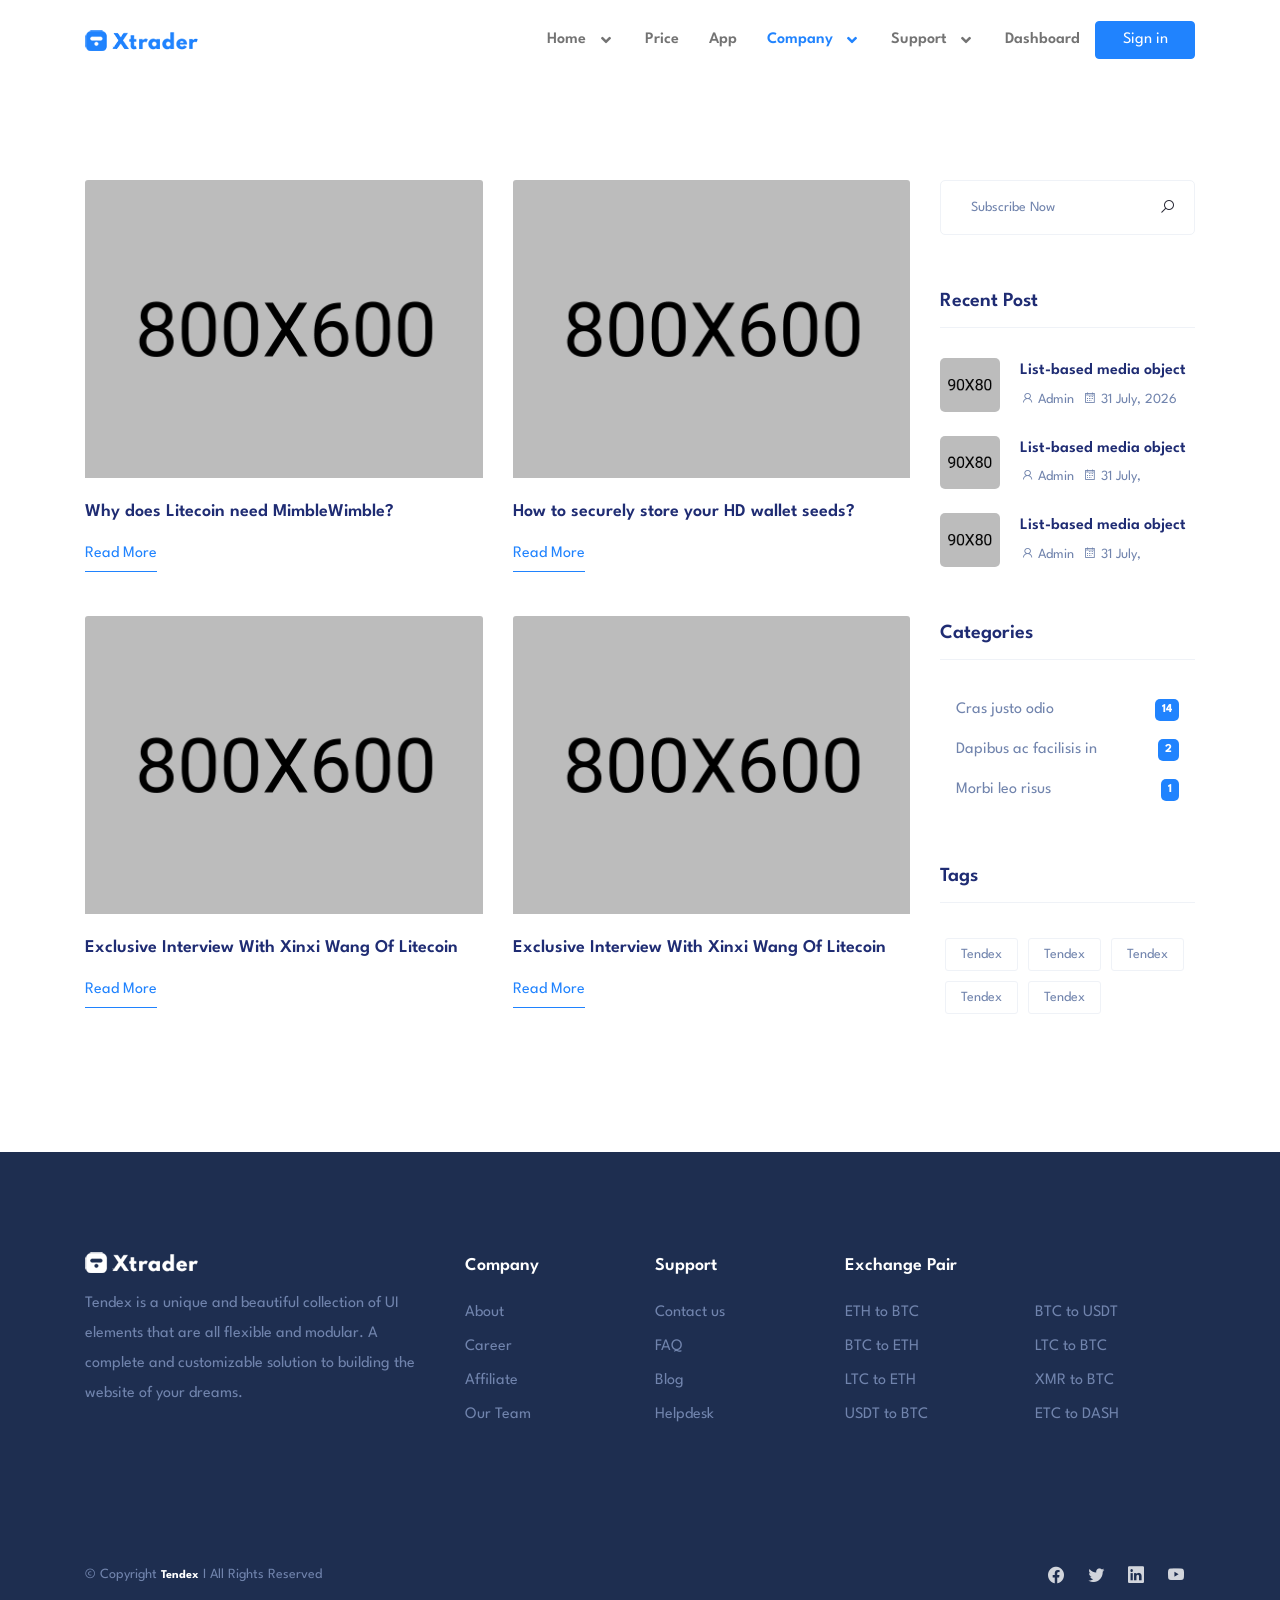
<file: tendexhtml/htmlPackage/tendex/blog.html>
<!DOCTYPE html>
<html lang="en">
  <head>
    <meta charset="UTF-8" />
    <meta name="viewport" content="width=device-width, initial-scale=1.0" />
    <meta http-equiv="X-UA-Compatible" content="ie=edge" />
    <title>Tendex</title>
    <!-- Favicon icon -->
    <link
      rel="icon"
      type="image/png"
      sizes="16x16"
      href="./images/favicon.png"
    />
    <!-- Custom Stylesheet -->

    <link rel="stylesheet" href="./css/style.css" />
  </head>

  <body class="@@dashboard">
    <div id="preloader"><i>.</i><i>.</i><i>.</i></div>

    <div id="main-wrapper">
      <div class="header landing @@headerClass">
        <div class="container">
          <div class="row">
            <div class="col-xl-12">
              <div class="navigation">
                <nav class="navbar navbar-expand-lg navbar-light">
                  <div class="brand-logo">
                    <a href="index.html">
                      <img
                        src="./images/logo.png"
                        alt=""
                        class="logo-primary"
                      />
                      <img src="./images/logow.png" alt="" class="logo-white" />
                    </a>
                  </div>
                  <button
                    class="navbar-toggler"
                    type="button"
                    data-toggle="collapse"
                    data-target="#navbarNavDropdown"
                    aria-controls="navbarNavDropdown"
                    aria-expanded="false"
                    aria-label="Toggle navigation"
                  >
                    <span class="navbar-toggler-icon"></span>
                  </button>
                  <div class="collapse navbar-collapse" id="navbarNavDropdown">
                    <ul class="navbar-nav ms-auto">
                      <li class="nav-item dropdown">
                        <a
                          class="nav-link dropdown-toggle"
                          href="#"
                          data-toggle="dropdown"
                          >Home
                        </a>
                        <div class="dropdown-menu">
                          <a class="dropdown-item" href="./index.html"
                            >Home 1</a
                          >
                          <a class="dropdown-item" href="./index2.html"
                            >Home 2</a
                          >
                          <a class="dropdown-item" href="./index3.html"
                            >Home 3</a
                          >
                          <!-- <a class="dropdown-item" href="./index4.html">Home 4</a>
                                        <a class="dropdown-item" href="./index5.html">Home 5</a>
                                        <a class="dropdown-item" href="./index6.html">Home 6</a>
                                        <a class="dropdown-item" href="./index7.html">Home 7</a> -->
                        </div>
                      </li>
                      <!-- <li class="nav-item">
                                    <a class="nav-link" href="./index.html">Home</a>
                                </li> -->
                      <li class="nav-item">
                        <a class="nav-link" href="./price.html">Price</a>
                      </li>
                      <li class="nav-item">
                        <a class="nav-link" href="./app.html">App</a>
                      </li>
                      <li class="nav-item dropdown">
                        <a
                          class="nav-link dropdown-toggle text-primary"
                          href="#"
                          data-toggle="dropdown"
                          >Company
                        </a>
                        <div class="dropdown-menu">
                          <a class="dropdown-item" href="./about.html"
                            >About us</a
                          >
                          <a class="dropdown-item" href="./team.html">Team</a>
                          <a
                            class="dropdown-item text-primary"
                            href="./blog.html"
                            >Blog</a
                          >
                          <a class="dropdown-item" href="./career.html"
                            >Career</a
                          >
                        </div>
                      </li>
                      <li class="nav-item dropdown">
                        <a
                          class="nav-link dropdown-toggle"
                          href="#"
                          data-toggle="dropdown"
                          >Support
                        </a>
                        <div class="dropdown-menu">
                          <a class="dropdown-item" href="./contact.html"
                            >Contact us</a
                          >
                          <a class="dropdown-item" href="./helpdesk.html"
                            >Help Desk</a
                          >
                          <a class="dropdown-item" href="./privacy-policy.html"
                            >Privacy</a
                          >
                          <a class="dropdown-item" href="./faq.html">FAQ</a>
                        </div>
                      </li>
                      <li class="nav-item">
                        <a class="nav-link" href="./dashboard.html"
                          >Dashboard</a
                        >
                      </li>
                    </ul>
                  </div>

                  <div class="signin-btn">
                    <a class="btn btn-primary" href="./signin.html">Sign in</a>
                  </div>
                </nav>
              </div>
            </div>
          </div>
        </div>
      </div>

      <div class="blog section-padding border-0">
        <div class="container">
          <div class="row">
            <div class="col-xl-9 col-lg-9">
              <div class="row">
                <div class="col-xl-6 col-lg-6 col-md-6">
                  <div class="blog-grid">
                    <div class="card">
                      <img
                        class="img-fluid card-img-top"
                        src="./images/blog/1.jpg"
                        alt=""
                      />
                      <div class="card-body">
                        <a href="blog-details.html">
                          <h4 class="card-title">
                            Why does Litecoin need MimbleWimble?
                          </h4>
                        </a>
                        <a href="#">Read More</a>
                      </div>
                    </div>
                  </div>
                </div>
                <div class="col-xl-6 col-lg-6 col-md-6">
                  <div class="blog-grid">
                    <div class="card">
                      <img
                        class="img-fluid card-img-top"
                        src="./images/blog/2.jpg"
                        alt=""
                      />
                      <div class="card-body">
                        <a href="blog-details.html">
                          <h4 class="card-title">
                            How to securely store your HD wallet seeds?
                          </h4>
                        </a>
                        <a href="#">Read More</a>
                      </div>
                    </div>
                  </div>
                </div>
                <div class="col-xl-6 col-lg-6 col-md-6">
                  <div class="blog-grid">
                    <div class="card">
                      <img
                        class="img-fluid card-img-top"
                        src="./images/blog/3.jpg"
                        alt=""
                      />
                      <div class="card-body">
                        <a href="blog-details.html">
                          <h4 class="card-title">
                            Exclusive Interview With Xinxi Wang Of Litecoin
                          </h4>
                        </a>
                        <a href="#">Read More</a>
                      </div>
                    </div>
                  </div>
                </div>
                <div class="col-xl-6 col-lg-6 col-md-6">
                  <div class="blog-grid">
                    <div class="card">
                      <img
                        class="img-fluid card-img-top"
                        src="./images/blog/4.jpg"
                        alt=""
                      />
                      <div class="card-body">
                        <a href="blog-details.html">
                          <h4 class="card-title">
                            Exclusive Interview With Xinxi Wang Of Litecoin
                          </h4>
                        </a>
                        <a href="#">Read More</a>
                      </div>
                    </div>
                  </div>
                </div>
              </div>
            </div>
            <div class="col-xl-3 col-lg-3">
              <div class="blog-sidebar">
                <div class="widget-search">
                  <form action="#">
                    <input
                      type="text"
                      class="form-control"
                      placeholder="Subscribe Now"
                    />
                    <span><i class="la la-search"></i></span>
                  </form>
                </div>
                <div class="widget-recent-post">
                  <h3 class="post-title">Recent Post</h3>
                  <ul class="list-unstyled">
                    <li class="media d-flex">
                      <img
                        src="./images/blog/post_1.jpg"
                        class="me-3"
                        alt="..."
                      />
                      <div class="media-body ms-1">
                        <h5 class="mt-0 mb-1">List-based media object</h5>
                        <div class="meta-info">
                          <a href="#"><i class="la la-user"></i> Admin</a>
                          <a href="#"
                            ><i class="la la-calendar"></i> 31 July,
                            <span id="year"></span
                          ></a>
                        </div>
                      </div>
                    </li>
                    <li class="media d-flex my-4">
                      <img
                        src="./images/blog/post_2.jpg"
                        class="me-3"
                        alt="..."
                      />
                      <div class="media-body ms-1">
                        <h5 class="mt-0 mb-1">List-based media object</h5>
                        <div class="meta-info">
                          <a href="#"><i class="la la-user"></i> Admin</a>
                          <a href="#"
                            ><i class="la la-calendar"></i> 31 July,
                            <span id="year"></span
                          ></a>
                        </div>
                      </div>
                    </li>
                    <li class="media d-flex">
                      <img
                        src="./images/blog/post_3.jpg"
                        class="me-3"
                        alt="..."
                      />
                      <div class="media-body ms-1">
                        <h5 class="mt-0 mb-1">List-based media object</h5>
                        <div class="meta-info">
                          <a href="#"><i class="la la-user"></i> Admin</a>
                          <a href="#"
                            ><i class="la la-calendar"></i> 31 July,
                            <span id="year"></span
                          ></a>
                        </div>
                      </div>
                    </li>
                  </ul>
                </div>
                <div class="widget-category">
                  <h3 class="widget-title">Categories</h3>
                  <ul class="list-group">
                    <li
                      class="
                        list-group-item
                        d-flex
                        justify-content-between
                        align-items-center
                      "
                    >
                      Cras justo odio
                      <span class="badge badge-primary badge-pill">14</span>
                    </li>
                    <li
                      class="
                        list-group-item
                        d-flex
                        justify-content-between
                        align-items-center
                      "
                    >
                      Dapibus ac facilisis in
                      <span class="badge badge-primary badge-pill">2</span>
                    </li>
                    <li
                      class="
                        list-group-item
                        d-flex
                        justify-content-between
                        align-items-center
                      "
                    >
                      Morbi leo risus
                      <span class="badge badge-primary badge-pill">1</span>
                    </li>
                  </ul>
                </div>
                <div class="widget-tag">
                  <h3 class="widget-title">Tags</h3>
                  <div class="tag-group">
                    <a href="#">Tendex</a>
                    <a href="#">Tendex</a>
                    <a href="#">Tendex</a>
                    <a href="#">Tendex</a>
                    <a href="#">Tendex</a>
                  </div>
                </div>
              </div>
            </div>
          </div>
        </div>
      </div>

      <div class="bottom section-padding">
        <div class="container">
          <div class="row">
            <div class="col-xl-4">
              <div class="bottom-logo">
                <img class="pb-3" src="./images/logow.png" alt="" />

                <p>
                  Tendex is a unique and beautiful collection of UI elements
                  that are all flexible and modular. A complete and customizable
                  solution to building the website of your dreams.
                </p>
              </div>
            </div>
            <div class="col-xl-2">
              <div class="bottom-widget">
                <h4 class="widget-title">Company</h4>
                <ul>
                  <li><a href="about.html">About</a></li>
                  <li><a href="career.html">Career</a></li>
                  <li><a href="#">Affiliate</a></li>
                  <li><a href="team.html">Our Team</a></li>
                </ul>
              </div>
            </div>
            <div class="col-xl-2">
              <div class="bottom-widget">
                <h4 class="widget-title">Support</h4>
                <ul>
                  <li><a href="contact.html">Contact us</a></li>
                  <li><a href="faq.html">FAQ</a></li>
                  <li><a href="blog.html">Blog</a></li>
                  <li><a href="helpdesk.html">Helpdesk</a></li>
                </ul>
              </div>
            </div>
            <div class="col-xl-4">
              <div class="bottom-widget">
                <h4 class="widget-title">Exchange Pair</h4>
                <div class="row">
                  <div class="col-xl-6">
                    <ul>
                      <li><a href="#">ETH to BTC</a></li>
                      <li><a href="#">BTC to ETH</a></li>
                      <li><a href="#">LTC to ETH</a></li>
                      <li><a href="#">USDT to BTC</a></li>
                    </ul>
                  </div>
                  <div class="col-xl-6">
                    <ul>
                      <li><a href="#">BTC to USDT</a></li>
                      <li><a href="#">LTC to BTC</a></li>
                      <li><a href="#">XMR to BTC</a></li>
                      <li><a href="#">ETC to DASH</a></li>
                    </ul>
                  </div>
                </div>
              </div>
            </div>
          </div>
        </div>
      </div>

      <div class="footer">
        <div class="container">
          <div class="row">
            <div class="col-xl-6 col-lg-6 col-md-6 col-sm-6 col-12">
              <div class="copyright">
                <p>
                  © Copyright <span id="year"></span> <a href="#">Tendex</a> I
                  All Rights Reserved
                </p>
              </div>
            </div>
            <div class="col-xl-6 col-lg-6 col-md-6 col-sm-6 col-12">
              <div class="footer-social">
                <ul>
                  <li>
                    <a href="#"><i class="bi bi-facebook"></i></a>
                  </li>
                  <li>
                    <a href="#"><i class="bi bi-twitter"></i></a>
                  </li>
                  <li>
                    <a href="#"><i class="bi bi-linkedin"></i></a>
                  </li>
                  <li>
                    <a href="#"><i class="bi bi-youtube"></i></a>
                  </li>
                </ul>
              </div>
            </div>
          </div>
        </div>
      </div>
    </div>

    <script src="./vendor/jquery/jquery.min.js"></script>
    <script src="./vendor/bootstrap/js/bootstrap.bundle.min.js"></script>

    <script src="./js/scripts.js"></script>
  </body>
</html>
</file>
<file: tendex-laravel/documentation/css/prettify.css>
/* Pretty printing styles. Used with prettify.js.
 *
 * This version is slight modified based on the original version.
 *
 * Name:	Stanley Ng
 * Email: 	stanleyhlng@googlegroups.com
 * 
 * Reference:
 * http://code.google.com/p/google-code-prettify/source/browse/trunk/src/prettify.css
 */
.pln {
  color: #48484C; }

.str {
  color: #DD1144; }

.kwd {
  color: #1E347B; }

.com {
  color: #93A1A1; }

.typ {
  color: teal; }

.lit {
  color: #195F91; }

.pun {
  color: #93A1A1; }

.opn {
  color: #93A1A1; }

.clo {
  color: #93A1A1; }

.tag {
  color: #008; }

.atn {
  color: teal; }

.atv {
  color: #DD1144; }

.dec {
  color: teal; }

.var {
  color: teal; }

.fun {
  color: #DC322F; }

/* Put a border around prettyprinted code snippets. */
pre.prettyprint {
  background-color: #F7F7F9;
  padding: 10px;
  border: 1px solid #E1E1E8; }

pre.prettyprint.linenums {
  box-shadow: 40px 0 0 #FBFBFC inset, 41px 0 0 #ECECF0 inset; }

/* Specify class=linenums on a pre to get line numbering */
ol.linenums {
  color: #1E347B;
  margin: 0 0 0 40px; }

ol.linenums li {
  color: #BEBEC5;
  line-height: 18px;
  padding-left: 12px;
  text-shadow: 0 1px 0 #FFFFFF; }

li.L0,
li.L1,
li.L2,
li.L3,
li.L5,
li.L6,
li.L7,
li.L8 {
  list-style-type: normal; }

/* Alternate shading for lines */
li.L1,
li.L3,
li.L5,
li.L7,
li.L9 {
  background: #eee; }
</file>
<file: tendex-laravel/documentation/css/styles.css>
body {
  font-family: 'Roboto', sans-serif;
  font-weight: 400;
  color: #666;
  background-color: #edf0f0;
  font-size: 14px;
  line-height: 22px;
  overflow-x:hidden;
}
a {
  color: inherit;
}
a:hover,
a:focus {
  color: #317eeb;
  outline: none;
  text-decoration: none;
}

.p-t-20 {
	padding-top: 2em;
}

.p-t-50 {
  padding-top: 5em;
}
.list-none {
  list-style: none;
}

.navbar-default {
	border: none;
  margin-bottom: 0px;
  background-color: #505050;
  box-shadow: 0 2px 5px 0 rgba(0, 0, 0, 0.16), 0 2px 10px 0 rgba(0, 0, 0, 0.12);
  border-radius: 0px;
	padding-top: 4px;
	padding-bottom: 4px;
}

.navbar-brand {
	height: auto;
	font-weight: 700;
	font-size: 20px;
  color: #fff !important;
  display: block;
  float: none;
  text-align: center;
}

.bg-dark {
  background-color: #0c1021;
}

.alert-success {
    color: #01ba9a;
    border: 0;
    background-color: rgba(1,186,154,.15);
}

.copy {
  padding-top: 20px;
}

/* Toggle Styles */


/* this css is taken from Start Bootstrap - Simple Sidebar HTML Template (http://startbootstrap.com) */
#wrapper {
    padding-left: 0;
    -webkit-transition: all 0.5s ease;
    -moz-transition: all 0.5s ease;
    -o-transition: all 0.5s ease;
    transition: all 0.5s ease;
}

#sidebar-wrapper {
    background: #ffffff;
    box-shadow: 0 1px 3px rgba(0, 0, 0, 0.15);
    z-index: 1000;
    position: fixed;
    left: 250px;
    width: 0;
    height: 100%;
    overflow-y: auto;
    -webkit-transition: all 0.5s ease;
    -moz-transition: all 0.5s ease;
    -o-transition: all 0.5s ease;
    transition: all 0.5s ease;
}

#wrapper.toggled #sidebar-wrapper {
    width: 250px;
}

#page-content-wrapper {
    width: 100%;
    position: absolute;
    padding: 15px;
    top: 70px;
}

#wrapper.toggled #page-content-wrapper {
    position: absolute;
    margin-right: -250px;
}

/* Sidebar Styles */

.sidebar-nav {
    position: absolute;
    top: 0;
    width: 250px;
    margin: 0;
    padding: 0;
    list-style: none;
    top: 2em;
}

.sidebar-nav li {
    text-indent: 20px;
    line-height: 40px;
}

.sidebar-nav li a {
    display: block;
    text-decoration: none;
    color: #444;
}

.sidebar-nav li a:hover {
    text-decoration: none;
    color: #111;
    background: rgba(0,0,0,0.05);
}

.sidebar-nav li a:active,
.sidebar-nav li a:focus {
    text-decoration: none;
}

.sidebar-nav > .sidebar-brand {
    height: 65px;
    font-size: 18px;
    line-height: 60px;
}

.sidebar-nav > .sidebar-brand a {
    color: #999999;
}

.sidebar-nav > .sidebar-brand a:hover {
    color: #fff;
    background: none;
}

@media(min-width:768px) {
  
    #wrapper.toggled {
        padding-left: 0;
    }

    #sidebar-wrapper {
        width: 250px;
    }

    #wrapper.toggled #sidebar-wrapper {
        width: 0;
    }

    #page-content-wrapper {
        padding: 20px;
        position: relative;
    }

    #wrapper.toggled #page-content-wrapper {
        position: relative;
        margin-right: 0;
    }
}

/* right bar */
.right-bar {
  background-color: #fff;
  padding: 10px 30px;
  font-size: 15px;
}

.page-header {
  padding-bottom: 9px;
  margin: 40px 0 20px;
  border-bottom: 1px solid #eee;
  font-weight: 500;
}

#plugin-list li,#plugin-list li a {
  font-size: 15px;
}

b, strong {
  font-weight: 500;
}

.navbar-header {
  float: none;
}
</file>
<file: tendexhtml/htmlPackage/documentation/css/mm-folder.css>
.metisFolder {
    padding-left: 0;
  }
  .metisFolder, .metisFolder ul {
    list-style: none;
    display: inline-block;
  }
  .metisFolder li {
    position: relative;
  }
  .metisFolder li a {
    display: block;
    padding-top: 5px;
    padding-bottom: 5px;
    color: #333;
    text-decoration: none;
    outline: 0 none;
  }
  .metisFolder ul:before {
    position: absolute;
    border-left: 1px dotted #333;
    content: "";
    width: 30px;
    top: 25px;
    left: 5px;
    bottom: 17px;
  }
  .metisFolder ul > li:before {
    position: absolute;
    border-top: 1px dotted #333;
    content: "";
    width: 30px;
    top: 13px;
    left: -33px;
  }
  li.active > a > span.fa-folder-o:before {
    content: "\f115" !important;
  }

  ul.mm-collapse {
      padding-left: 40px;
  }
</file>
<file: tendexhtml/htmlPackage/documentation/css/stroke.css>
@font-face {
	font-family: 'Stroke-Gap-Icons';
	src: url('../fonts/Stroke-Gap-Icons.eot');
	src: url('../fonts/Stroke-Gap-Icons.svg');
	src: url('../fonts/Stroke-Gap-Icons.ttf');
	src: url('../fonts/Stroke-Gap-Icons.woff');
}
@font-face {
	font-family: 'Stroke-Gap-Icons';
	src: url([data-uri]) format('truetype'),
		 url([data-uri]) format('woff');
	font-weight: normal;
	font-style: normal;
}

.icon {
	font-family: 'Stroke-Gap-Icons';
	speak: none;
	font-style: normal;
	font-weight: normal;
	font-variant: normal;
	text-transform: none;
	line-height: 1;

	/* Better Font Rendering =========== */
	-webkit-font-smoothing: antialiased;
	-moz-osx-font-smoothing: grayscale;
}

.icon-WorldWide:before {
	content: "\e600";
}
.icon-WorldGlobe:before {
	content: "\e601";
}
.icon-Underpants:before {
	content: "\e602";
}
.icon-Tshirt:before {
	content: "\e603";
}
.icon-Trousers:before {
	content: "\e604";
}
.icon-Tie:before {
	content: "\e605";
}
.icon-TennisBall:before {
	content: "\e606";
}
.icon-Telesocpe:before {
	content: "\e607";
}
.icon-Stop:before {
	content: "\e608";
}
.icon-Starship:before {
	content: "\e609";
}
.icon-Starship2:before {
	content: "\e60a";
}
.icon-Speaker:before {
	content: "\e60b";
}
.icon-Speaker2:before {
	content: "\e60c";
}
.icon-Soccer:before {
	content: "\e60d";
}
.icon-Snikers:before {
	content: "\e60e";
}
.icon-Scisors:before {
	content: "\e60f";
}
.icon-Puzzle:before {
	content: "\e610";
}
.icon-Printer:before {
	content: "\e611";
}
.icon-Pool:before {
	content: "\e612";
}
.icon-Podium:before {
	content: "\e613";
}
.icon-Play:before {
	content: "\e614";
}
.icon-Planet:before {
	content: "\e615";
}
.icon-Pause:before {
	content: "\e616";
}
.icon-Next:before {
	content: "\e617";
}
.icon-MusicNote2:before {
	content: "\e618";
}
.icon-MusicNote:before {
	content: "\e619";
}
.icon-MusicMixer:before {
	content: "\e61a";
}
.icon-Microphone:before {
	content: "\e61b";
}
.icon-Medal:before {
	content: "\e61c";
}
.icon-ManFigure:before {
	content: "\e61d";
}
.icon-Magnet:before {
	content: "\e61e";
}
.icon-Like:before {
	content: "\e61f";
}
.icon-Hanger:before {
	content: "\e620";
}
.icon-Handicap:before {
	content: "\e621";
}
.icon-Forward:before {
	content: "\e622";
}
.icon-Footbal:before {
	content: "\e623";
}
.icon-Flag:before {
	content: "\e624";
}
.icon-FemaleFigure:before {
	content: "\e625";
}
.icon-Dislike:before {
	content: "\e626";
}
.icon-DiamondRing:before {
	content: "\e627";
}
.icon-Cup:before {
	content: "\e628";
}
.icon-Crown:before {
	content: "\e629";
}
.icon-Column:before {
	content: "\e62a";
}
.icon-Click:before {
	content: "\e62b";
}
.icon-Cassette:before {
	content: "\e62c";
}
.icon-Bomb:before {
	content: "\e62d";
}
.icon-BatteryLow:before {
	content: "\e62e";
}
.icon-BatteryFull:before {
	content: "\e62f";
}
.icon-Bascketball:before {
	content: "\e630";
}
.icon-Astronaut:before {
	content: "\e631";
}
.icon-WineGlass:before {
	content: "\e632";
}
.icon-Water:before {
	content: "\e633";
}
.icon-Wallet:before {
	content: "\e634";
}
.icon-Umbrella:before {
	content: "\e635";
}
.icon-TV:before {
	content: "\e636";
}
.icon-TeaMug:before {
	content: "\e637";
}
.icon-Tablet:before {
	content: "\e638";
}
.icon-Soda:before {
	content: "\e639";
}
.icon-SodaCan:before {
	content: "\e63a";
}
.icon-SimCard:before {
	content: "\e63b";
}
.icon-Signal:before {
	content: "\e63c";
}
.icon-Shaker:before {
	content: "\e63d";
}
.icon-Radio:before {
	content: "\e63e";
}
.icon-Pizza:before {
	content: "\e63f";
}
.icon-Phone:before {
	content: "\e640";
}
.icon-Notebook:before {
	content: "\e641";
}
.icon-Mug:before {
	content: "\e642";
}
.icon-Mastercard:before {
	content: "\e643";
}
.icon-Ipod:before {
	content: "\e644";
}
.icon-Info:before {
	content: "\e645";
}
.icon-Icecream2:before {
	content: "\e646";
}
.icon-Icecream1:before {
	content: "\e647";
}
.icon-Hourglass:before {
	content: "\e648";
}
.icon-Help:before {
	content: "\e649";
}
.icon-Goto:before {
	content: "\e64a";
}
.icon-Glasses:before {
	content: "\e64b";
}
.icon-Gameboy:before {
	content: "\e64c";
}
.icon-ForkandKnife:before {
	content: "\e64d";
}
.icon-Export:before {
	content: "\e64e";
}
.icon-Exit:before {
	content: "\e64f";
}
.icon-Espresso:before {
	content: "\e650";
}
.icon-Drop:before {
	content: "\e651";
}
.icon-Download:before {
	content: "\e652";
}
.icon-Dollars:before {
	content: "\e653";
}
.icon-Dollar:before {
	content: "\e654";
}
.icon-DesktopMonitor:before {
	content: "\e655";
}
.icon-Corkscrew:before {
	content: "\e656";
}
.icon-CoffeeToGo:before {
	content: "\e657";
}
.icon-Chart:before {
	content: "\e658";
}
.icon-ChartUp:before {
	content: "\e659";
}
.icon-ChartDown:before {
	content: "\e65a";
}
.icon-Calculator:before {
	content: "\e65b";
}
.icon-Bread:before {
	content: "\e65c";
}
.icon-Bourbon:before {
	content: "\e65d";
}
.icon-BottleofWIne:before {
	content: "\e65e";
}
.icon-Bag:before {
	content: "\e65f";
}
.icon-Arrow:before {
	content: "\e660";
}
.icon-Antenna2:before {
	content: "\e661";
}
.icon-Antenna1:before {
	content: "\e662";
}
.icon-Anchor:before {
	content: "\e663";
}
.icon-Wheelbarrow:before {
	content: "\e664";
}
.icon-Webcam:before {
	content: "\e665";
}
.icon-Unlinked:before {
	content: "\e666";
}
.icon-Truck:before {
	content: "\e667";
}
.icon-Timer:before {
	content: "\e668";
}
.icon-Time:before {
	content: "\e669";
}
.icon-StorageBox:before {
	content: "\e66a";
}
.icon-Star:before {
	content: "\e66b";
}
.icon-ShoppingCart:before {
	content: "\e66c";
}
.icon-Shield:before {
	content: "\e66d";
}
.icon-Seringe:before {
	content: "\e66e";
}
.icon-Pulse:before {
	content: "\e66f";
}
.icon-Plaster:before {
	content: "\e670";
}
.icon-Plaine:before {
	content: "\e671";
}
.icon-Pill:before {
	content: "\e672";
}
.icon-PicnicBasket:before {
	content: "\e673";
}
.icon-Phone2:before {
	content: "\e674";
}
.icon-Pencil:before {
	content: "\e675";
}
.icon-Pen:before {
	content: "\e676";
}
.icon-PaperClip:before {
	content: "\e677";
}
.icon-On-Off:before {
	content: "\e678";
}
.icon-Mouse:before {
	content: "\e679";
}
.icon-Megaphone:before {
	content: "\e67a";
}
.icon-Linked:before {
	content: "\e67b";
}
.icon-Keyboard:before {
	content: "\e67c";
}
.icon-House:before {
	content: "\e67d";
}
.icon-Heart:before {
	content: "\e67e";
}
.icon-Headset:before {
	content: "\e67f";
}
.icon-FullShoppingCart:before {
	content: "\e680";
}
.icon-FullScreen:before {
	content: "\e681";
}
.icon-Folder:before {
	content: "\e682";
}
.icon-Floppy:before {
	content: "\e683";
}
.icon-Files:before {
	content: "\e684";
}
.icon-File:before {
	content: "\e685";
}
.icon-FileBox:before {
	content: "\e686";
}
.icon-ExitFullScreen:before {
	content: "\e687";
}
.icon-EmptyBox:before {
	content: "\e688";
}
.icon-Delete:before {
	content: "\e689";
}
.icon-Controller:before {
	content: "\e68a";
}
.icon-Compass:before {
	content: "\e68b";
}
.icon-CompassTool:before {
	content: "\e68c";
}
.icon-ClipboardText:before {
	content: "\e68d";
}
.icon-ClipboardChart:before {
	content: "\e68e";
}
.icon-ChemicalGlass:before {
	content: "\e68f";
}
.icon-CD:before {
	content: "\e690";
}
.icon-Carioca:before {
	content: "\e691";
}
.icon-Car:before {
	content: "\e692";
}
.icon-Book:before {
	content: "\e693";
}
.icon-BigTruck:before {
	content: "\e694";
}
.icon-Bicycle:before {
	content: "\e695";
}
.icon-Wrench:before {
	content: "\e696";
}
.icon-Web:before {
	content: "\e697";
}
.icon-Watch:before {
	content: "\e698";
}
.icon-Volume:before {
	content: "\e699";
}
.icon-Video:before {
	content: "\e69a";
}
.icon-Users:before {
	content: "\e69b";
}
.icon-User:before {
	content: "\e69c";
}
.icon-UploadCLoud:before {
	content: "\e69d";
}
.icon-Typing:before {
	content: "\e69e";
}
.icon-Tools:before {
	content: "\e69f";
}
.icon-Tag:before {
	content: "\e6a0";
}
.icon-Speedometter:before {
	content: "\e6a1";
}
.icon-Share:before {
	content: "\e6a2";
}
.icon-Settings:before {
	content: "\e6a3";
}
.icon-Search:before {
	content: "\e6a4";
}
.icon-Screwdriver:before {
	content: "\e6a5";
}
.icon-Rolodex:before {
	content: "\e6a6";
}
.icon-Ringer:before {
	content: "\e6a7";
}
.icon-Resume:before {
	content: "\e6a8";
}
.icon-Restart:before {
	content: "\e6a9";
}
.icon-PowerOff:before {
	content: "\e6aa";
}
.icon-Pointer:before {
	content: "\e6ab";
}
.icon-Picture:before {
	content: "\e6ac";
}
.icon-OpenedLock:before {
	content: "\e6ad";
}
.icon-Notes:before {
	content: "\e6ae";
}
.icon-Mute:before {
	content: "\e6af";
}
.icon-Movie:before {
	content: "\e6b0";
}
.icon-Microphone2:before {
	content: "\e6b1";
}
.icon-Message:before {
	content: "\e6b2";
}
.icon-MessageRight:before {
	content: "\e6b3";
}
.icon-MessageLeft:before {
	content: "\e6b4";
}
.icon-Menu:before {
	content: "\e6b5";
}
.icon-Media:before {
	content: "\e6b6";
}
.icon-Mail:before {
	content: "\e6b7";
}
.icon-List:before {
	content: "\e6b8";
}
.icon-Layers:before {
	content: "\e6b9";
}
.icon-Key:before {
	content: "\e6ba";
}
.icon-Imbox:before {
	content: "\e6bb";
}
.icon-Eye:before {
	content: "\e6bc";
}
.icon-Edit:before {
	content: "\e6bd";
}
.icon-DSLRCamera:before {
	content: "\e6be";
}
.icon-DownloadCloud:before {
	content: "\e6bf";
}
.icon-CompactCamera:before {
	content: "\e6c0";
}
.icon-Cloud:before {
	content: "\e6c1";
}
.icon-ClosedLock:before {
	content: "\e6c2";
}
.icon-Chart2:before {
	content: "\e6c3";
}
.icon-Bulb:before {
	content: "\e6c4";
}
.icon-Briefcase:before {
	content: "\e6c5";
}
.icon-Blog:before {
	content: "\e6c6";
}
.icon-Agenda:before {
	content: "\e6c7";
}
</file>
<file: tendexhtml/htmlPackage/documentation/css/prettyPhoto.css>
div.pp_default .pp_top,div.pp_default .pp_top .pp_middle,div.pp_default .pp_top .pp_left,div.pp_default .pp_top .pp_right,div.pp_default .pp_bottom,div.pp_default .pp_bottom .pp_left,div.pp_default .pp_bottom .pp_middle,div.pp_default .pp_bottom .pp_right{height:13px}
div.pp_default .pp_top .pp_left{background:url(../images/prettyPhoto/default/sprite.png) -78px -93px no-repeat}
div.pp_default .pp_top .pp_middle{background:url(../images/prettyPhoto/default/sprite_x.png) top left repeat-x}
div.pp_default .pp_top .pp_right{background:url(../images/prettyPhoto/default/sprite.png) -112px -93px no-repeat}
div.pp_default .pp_content .ppt{color:#f8f8f8}
div.pp_default .pp_content_container .pp_left{background:url(../images/prettyPhoto/default/sprite_y.png) -7px 0 repeat-y;padding-left:13px}
div.pp_default .pp_content_container .pp_right{background:url(../images/prettyPhoto/default/sprite_y.png) top right repeat-y;padding-right:13px}
div.pp_default .pp_next:hover{background:url(../images/prettyPhoto/default/sprite_next.png) center right no-repeat;cursor:pointer}
div.pp_default .pp_previous:hover{background:url(../images/prettyPhoto/default/sprite_prev.png) center left no-repeat;cursor:pointer}
div.pp_default .pp_expand{background:url(../images/prettyPhoto/default/sprite.png) 0 -29px no-repeat;cursor:pointer;width:28px;height:28px}
div.pp_default .pp_expand:hover{background:url(../images/prettyPhoto/default/sprite.png) 0 -56px no-repeat;cursor:pointer}
div.pp_default .pp_contract{background:url(../images/prettyPhoto/default/sprite.png) 0 -84px no-repeat;cursor:pointer;width:28px;height:28px}
div.pp_default .pp_contract:hover{background:url(../images/prettyPhoto/default/sprite.png) 0 -113px no-repeat;cursor:pointer}
div.pp_default .pp_close{width:30px;height:30px;background:url(../images/prettyPhoto/default/sprite.png) 2px 1px no-repeat;cursor:pointer}
div.pp_default .pp_gallery ul li a{background:url(../images/prettyPhoto/default/default_thumb.png) center center #f8f8f8;border:1px solid #aaa}
div.pp_default .pp_social{margin-top:7px}
div.pp_default .pp_gallery a.pp_arrow_previous,div.pp_default .pp_gallery a.pp_arrow_next{position:static;left:auto}
div.pp_default .pp_nav .pp_play,div.pp_default .pp_nav .pp_pause{background:url(../images/prettyPhoto/default/sprite.png) -51px 1px no-repeat;height:30px;width:30px}
div.pp_default .pp_nav .pp_pause{background-position:-51px -29px}
div.pp_default a.pp_arrow_previous,div.pp_default a.pp_arrow_next{background:url(../images/prettyPhoto/default/sprite.png) -31px -3px no-repeat;height:20px;width:20px;margin:4px 0 0}
div.pp_default a.pp_arrow_next{left:52px;background-position:-82px -3px}
div.pp_default .pp_content_container .pp_details{margin-top:5px}
div.pp_default .pp_nav{clear:none;height:30px;width:110px;position:relative}
div.pp_default .pp_nav .currentTextHolder{font-family:Georgia;font-style:italic;color:#999;font-size:11px;left:75px;line-height:25px;position:absolute;top:2px;margin:0;padding:0 0 0 10px}
div.pp_default .pp_close:hover,div.pp_default .pp_nav .pp_play:hover,div.pp_default .pp_nav .pp_pause:hover,div.pp_default .pp_arrow_next:hover,div.pp_default .pp_arrow_previous:hover{opacity:0.7}
div.pp_default .pp_description{font-size:11px;font-weight:700;line-height:14px;margin:5px 50px 5px 0}
div.pp_default .pp_bottom .pp_left{background:url(../images/prettyPhoto/default/sprite.png) -78px -127px no-repeat}
div.pp_default .pp_bottom .pp_middle{background:url(../images/prettyPhoto/default/sprite_x.png) bottom left repeat-x}
div.pp_default .pp_bottom .pp_right{background:url(../images/prettyPhoto/default/sprite.png) -112px -127px no-repeat}
div.pp_default .pp_loaderIcon{background:url(../images/prettyPhoto/default/loader.gif) center center no-repeat}
div.light_rounded .pp_top .pp_left{background:url(../images/prettyPhoto/light_rounded/sprite.png) -88px -53px no-repeat}
div.light_rounded .pp_top .pp_right{background:url(../images/prettyPhoto/light_rounded/sprite.png) -110px -53px no-repeat}
div.light_rounded .pp_next:hover{background:url(../images/prettyPhoto/light_rounded/btnNext.png) center right no-repeat;cursor:pointer}
div.light_rounded .pp_previous:hover{background:url(../images/prettyPhoto/light_rounded/btnPrevious.png) center left no-repeat;cursor:pointer}
div.light_rounded .pp_expand{background:url(../images/prettyPhoto/light_rounded/sprite.png) -31px -26px no-repeat;cursor:pointer}
div.light_rounded .pp_expand:hover{background:url(../images/prettyPhoto/light_rounded/sprite.png) -31px -47px no-repeat;cursor:pointer}
div.light_rounded .pp_contract{background:url(../images/prettyPhoto/light_rounded/sprite.png) 0 -26px no-repeat;cursor:pointer}
div.light_rounded .pp_contract:hover{background:url(../images/prettyPhoto/light_rounded/sprite.png) 0 -47px no-repeat;cursor:pointer}
div.light_rounded .pp_close{width:75px;height:22px;background:url(../images/prettyPhoto/light_rounded/sprite.png) -1px -1px no-repeat;cursor:pointer}
div.light_rounded .pp_nav .pp_play{background:url(../images/prettyPhoto/light_rounded/sprite.png) -1px -100px no-repeat;height:15px;width:14px}
div.light_rounded .pp_nav .pp_pause{background:url(../images/prettyPhoto/light_rounded/sprite.png) -24px -100px no-repeat;height:15px;width:14px}
div.light_rounded .pp_arrow_previous{background:url(../images/prettyPhoto/light_rounded/sprite.png) 0 -71px no-repeat}
div.light_rounded .pp_arrow_next{background:url(../images/prettyPhoto/light_rounded/sprite.png) -22px -71px no-repeat}
div.light_rounded .pp_bottom .pp_left{background:url(../images/prettyPhoto/light_rounded/sprite.png) -88px -80px no-repeat}
div.light_rounded .pp_bottom .pp_right{background:url(../images/prettyPhoto/light_rounded/sprite.png) -110px -80px no-repeat}
div.dark_rounded .pp_top .pp_left{background:url(../images/prettyPhoto/dark_rounded/sprite.png) -88px -53px no-repeat}
div.dark_rounded .pp_top .pp_right{background:url(../images/prettyPhoto/dark_rounded/sprite.png) -110px -53px no-repeat}
div.dark_rounded .pp_content_container .pp_left{background:url(../images/prettyPhoto/dark_rounded/contentPattern.png) top left repeat-y}
div.dark_rounded .pp_content_container .pp_right{background:url(../images/prettyPhoto/dark_rounded/contentPattern.png) top right repeat-y}
div.dark_rounded .pp_next:hover{background:url(../images/prettyPhoto/dark_rounded/btnNext.png) center right no-repeat;cursor:pointer}
div.dark_rounded .pp_previous:hover{background:url(../images/prettyPhoto/dark_rounded/btnPrevious.png) center left no-repeat;cursor:pointer}
div.dark_rounded .pp_expand{background:url(../images/prettyPhoto/dark_rounded/sprite.png) -31px -26px no-repeat;cursor:pointer}
div.dark_rounded .pp_expand:hover{background:url(../images/prettyPhoto/dark_rounded/sprite.png) -31px -47px no-repeat;cursor:pointer}
div.dark_rounded .pp_contract{background:url(../images/prettyPhoto/dark_rounded/sprite.png) 0 -26px no-repeat;cursor:pointer}
div.dark_rounded .pp_contract:hover{background:url(../images/prettyPhoto/dark_rounded/sprite.png) 0 -47px no-repeat;cursor:pointer}
div.dark_rounded .pp_close{width:75px;height:22px;background:url(../images/prettyPhoto/dark_rounded/sprite.png) -1px -1px no-repeat;cursor:pointer}
div.dark_rounded .pp_description{margin-right:85px;color:#fff}
div.dark_rounded .pp_nav .pp_play{background:url(../images/prettyPhoto/dark_rounded/sprite.png) -1px -100px no-repeat;height:15px;width:14px}
div.dark_rounded .pp_nav .pp_pause{background:url(../images/prettyPhoto/dark_rounded/sprite.png) -24px -100px no-repeat;height:15px;width:14px}
div.dark_rounded .pp_arrow_previous{background:url(../images/prettyPhoto/dark_rounded/sprite.png) 0 -71px no-repeat}
div.dark_rounded .pp_arrow_next{background:url(../images/prettyPhoto/dark_rounded/sprite.png) -22px -71px no-repeat}
div.dark_rounded .pp_bottom .pp_left{background:url(../images/prettyPhoto/dark_rounded/sprite.png) -88px -80px no-repeat}
div.dark_rounded .pp_bottom .pp_right{background:url(../images/prettyPhoto/dark_rounded/sprite.png) -110px -80px no-repeat}
div.dark_rounded .pp_loaderIcon{background:url(../images/prettyPhoto/dark_rounded/loader.gif) center center no-repeat}
div.dark_square .pp_left,div.dark_square .pp_middle,div.dark_square .pp_right,div.dark_square .pp_content{background:#000}
div.dark_square .pp_description{color:#fff;margin:0 85px 0 0}
div.dark_square .pp_loaderIcon{background:url(../images/prettyPhoto/dark_square/loader.gif) center center no-repeat}
div.dark_square .pp_expand{background:url(../images/prettyPhoto/dark_square/sprite.png) -31px -26px no-repeat;cursor:pointer}
div.dark_square .pp_expand:hover{background:url(../images/prettyPhoto/dark_square/sprite.png) -31px -47px no-repeat;cursor:pointer}
div.dark_square .pp_contract{background:url(../images/prettyPhoto/dark_square/sprite.png) 0 -26px no-repeat;cursor:pointer}
div.dark_square .pp_contract:hover{background:url(../images/prettyPhoto/dark_square/sprite.png) 0 -47px no-repeat;cursor:pointer}
div.dark_square .pp_close{width:75px;height:22px;background:url(../images/prettyPhoto/dark_square/sprite.png) -1px -1px no-repeat;cursor:pointer}
div.dark_square .pp_nav{clear:none}
div.dark_square .pp_nav .pp_play{background:url(../images/prettyPhoto/dark_square/sprite.png) -1px -100px no-repeat;height:15px;width:14px}
div.dark_square .pp_nav .pp_pause{background:url(../images/prettyPhoto/dark_square/sprite.png) -24px -100px no-repeat;height:15px;width:14px}
div.dark_square .pp_arrow_previous{background:url(../images/prettyPhoto/dark_square/sprite.png) 0 -71px no-repeat}
div.dark_square .pp_arrow_next{background:url(../images/prettyPhoto/dark_square/sprite.png) -22px -71px no-repeat}
div.dark_square .pp_next:hover{background:url(../images/prettyPhoto/dark_square/btnNext.png) center right no-repeat;cursor:pointer}
div.dark_square .pp_previous:hover{background:url(../images/prettyPhoto/dark_square/btnPrevious.png) center left no-repeat;cursor:pointer}
div.light_square .pp_expand{background:url(../images/prettyPhoto/light_square/sprite.png) -31px -26px no-repeat;cursor:pointer}
div.light_square .pp_expand:hover{background:url(../images/prettyPhoto/light_square/sprite.png) -31px -47px no-repeat;cursor:pointer}
div.light_square .pp_contract{background:url(../images/prettyPhoto/light_square/sprite.png) 0 -26px no-repeat;cursor:pointer}
div.light_square .pp_contract:hover{background:url(../images/prettyPhoto/light_square/sprite.png) 0 -47px no-repeat;cursor:pointer}
div.light_square .pp_close{width:75px;height:22px;background:url(../images/prettyPhoto/light_square/sprite.png) -1px -1px no-repeat;cursor:pointer}
div.light_square .pp_nav .pp_play{background:url(../images/prettyPhoto/light_square/sprite.png) -1px -100px no-repeat;height:15px;width:14px}
div.light_square .pp_nav .pp_pause{background:url(../images/prettyPhoto/light_square/sprite.png) -24px -100px no-repeat;height:15px;width:14px}
div.light_square .pp_arrow_previous{background:url(../images/prettyPhoto/light_square/sprite.png) 0 -71px no-repeat}
div.light_square .pp_arrow_next{background:url(../images/prettyPhoto/light_square/sprite.png) -22px -71px no-repeat}
div.light_square .pp_next:hover{background:url(../images/prettyPhoto/light_square/btnNext.png) center right no-repeat;cursor:pointer}
div.light_square .pp_previous:hover{background:url(../images/prettyPhoto/light_square/btnPrevious.png) center left no-repeat;cursor:pointer}
div.facebook .pp_top .pp_left{background:url(../images/prettyPhoto/facebook/sprite.png) -88px -53px no-repeat}
div.facebook .pp_top .pp_middle{background:url(../images/prettyPhoto/facebook/contentPatternTop.png) top left repeat-x}
div.facebook .pp_top .pp_right{background:url(../images/prettyPhoto/facebook/sprite.png) -110px -53px no-repeat}
div.facebook .pp_content_container .pp_left{background:url(../images/prettyPhoto/facebook/contentPatternLeft.png) top left repeat-y}
div.facebook .pp_content_container .pp_right{background:url(../images/prettyPhoto/facebook/contentPatternRight.png) top right repeat-y}
div.facebook .pp_expand{background:url(../images/prettyPhoto/facebook/sprite.png) -31px -26px no-repeat;cursor:pointer}
div.facebook .pp_expand:hover{background:url(../images/prettyPhoto/facebook/sprite.png) -31px -47px no-repeat;cursor:pointer}
div.facebook .pp_contract{background:url(../images/prettyPhoto/facebook/sprite.png) 0 -26px no-repeat;cursor:pointer}
div.facebook .pp_contract:hover{background:url(../images/prettyPhoto/facebook/sprite.png) 0 -47px no-repeat;cursor:pointer}
div.facebook .pp_close{width:22px;height:22px;background:url(../images/prettyPhoto/facebook/sprite.png) -1px -1px no-repeat;cursor:pointer}
div.facebook .pp_description{margin:0 37px 0 0}
div.facebook .pp_loaderIcon{background:url(../images/prettyPhoto/facebook/loader.gif) center center no-repeat}
div.facebook .pp_arrow_previous{background:url(../images/prettyPhoto/facebook/sprite.png) 0 -71px no-repeat;height:22px;margin-top:0;width:22px}
div.facebook .pp_arrow_previous.disabled{background-position:0 -96px;cursor:default}
div.facebook .pp_arrow_next{background:url(../images/prettyPhoto/facebook/sprite.png) -32px -71px no-repeat;height:22px;margin-top:0;width:22px}
div.facebook .pp_arrow_next.disabled{background-position:-32px -96px;cursor:default}
div.facebook .pp_nav{margin-top:0}
div.facebook .pp_nav p{font-size:15px;padding:0 3px 0 4px}
div.facebook .pp_nav .pp_play{background:url(../images/prettyPhoto/facebook/sprite.png) -1px -123px no-repeat;height:22px;width:22px}
div.facebook .pp_nav .pp_pause{background:url(../images/prettyPhoto/facebook/sprite.png) -32px -123px no-repeat;height:22px;width:22px}
div.facebook .pp_next:hover{background:url(../images/prettyPhoto/facebook/btnNext.png) center right no-repeat;cursor:pointer}
div.facebook .pp_previous:hover{background:url(../images/prettyPhoto/facebook/btnPrevious.png) center left no-repeat;cursor:pointer}
div.facebook .pp_bottom .pp_left{background:url(../images/prettyPhoto/facebook/sprite.png) -88px -80px no-repeat}
div.facebook .pp_bottom .pp_middle{background:url(../images/prettyPhoto/facebook/contentPatternBottom.png) top left repeat-x}
div.facebook .pp_bottom .pp_right{background:url(../images/prettyPhoto/facebook/sprite.png) -110px -80px no-repeat}
div.pp_pic_holder a:focus{outline:none}
div.pp_overlay{background:#000;display:none;left:0;position:absolute;top:0;width:100%;z-index:9500}
div.pp_pic_holder{display:none;position:absolute;width:100px;z-index:10000}
.pp_content{height:40px;min-width:40px}
* html .pp_content{width:40px}
.pp_content_container{position:relative;text-align:left;width:100%}
.pp_content_container .pp_left{padding-left:20px}
.pp_content_container .pp_right{padding-right:20px}
.pp_content_container .pp_details{float:left;margin:10px 0 2px}
.pp_description{display:none;margin:0}
.pp_social{float:left;margin:0}
.pp_social .facebook{float:left;margin-left:5px;width:55px;overflow:hidden}
.pp_social .twitter{float:left}
.pp_nav{clear:right;float:left;margin:3px 10px 0 0}
.pp_nav p{float:left;white-space:nowrap;margin:2px 4px}
.pp_nav .pp_play,.pp_nav .pp_pause{float:left;margin-right:4px;text-indent:-10000px}
a.pp_arrow_previous,a.pp_arrow_next{display:block;float:left;height:15px;margin-top:3px;overflow:hidden;text-indent:-10000px;width:14px}
.pp_hoverContainer{position:absolute;top:0;width:100%;z-index:2000}
.pp_gallery{display:none;left:50%;margin-top:-50px;position:absolute;z-index:10000}
.pp_gallery div{float:left;overflow:hidden;position:relative}
.pp_gallery ul{float:left;height:35px;position:relative;white-space:nowrap;margin:0 0 0 5px;padding:0}
.pp_gallery ul a{border:1px rgba(0,0,0,0.5) solid;display:block;float:left;height:33px;overflow:hidden}
.pp_gallery ul a img{border:0}
.pp_gallery li{display:block;float:left;margin:0 5px 0 0;padding:0}
.pp_gallery li.default a{background:url(../images/prettyPhoto/facebook/default_thumbnail.gif) 0 0 no-repeat;display:block;height:33px;width:50px}
.pp_gallery .pp_arrow_previous,.pp_gallery .pp_arrow_next{margin-top:7px!important}
a.pp_next{background:url(../images/prettyPhoto/light_rounded/btnNext.png) 10000px 10000px no-repeat;display:block;float:right;height:100%;text-indent:-10000px;width:49%}
a.pp_previous{background:url(../images/prettyPhoto/light_rounded/btnNext.png) 10000px 10000px no-repeat;display:block;float:left;height:100%;text-indent:-10000px;width:49%}
a.pp_expand,a.pp_contract{cursor:pointer;display:none;height:20px;position:absolute;right:30px;text-indent:-10000px;top:10px;width:20px;z-index:20000}
a.pp_close{position:absolute;right:0;top:0;display:block;line-height:22px;text-indent:-10000px}
.pp_loaderIcon{display:block;height:24px;left:50%;position:absolute;top:50%;width:24px;margin:-12px 0 0 -12px}
#pp_full_res{line-height:1!important}
#pp_full_res .pp_inline{text-align:left}
#pp_full_res .pp_inline p{margin:0 0 15px}
div.ppt{color:#fff;display:none;font-size:17px;z-index:9999;margin:0 0 5px 15px}
div.pp_default .pp_content,div.light_rounded .pp_content{background-color:#fff}
div.pp_default #pp_full_res .pp_inline,div.light_rounded .pp_content .ppt,div.light_rounded #pp_full_res .pp_inline,div.light_square .pp_content .ppt,div.light_square #pp_full_res .pp_inline,div.facebook .pp_content .ppt,div.facebook #pp_full_res .pp_inline{color:#000}
div.pp_default .pp_gallery ul li a:hover,div.pp_default .pp_gallery ul li.selected a,.pp_gallery ul a:hover,.pp_gallery li.selected a{border-color:#fff}
div.pp_default .pp_details,div.light_rounded .pp_details,div.dark_rounded .pp_details,div.dark_square .pp_details,div.light_square .pp_details,div.facebook .pp_details{position:relative}
div.light_rounded .pp_top .pp_middle,div.light_rounded .pp_content_container .pp_left,div.light_rounded .pp_content_container .pp_right,div.light_rounded .pp_bottom .pp_middle,div.light_square .pp_left,div.light_square .pp_middle,div.light_square .pp_right,div.light_square .pp_content,div.facebook .pp_content{background:#fff}
div.light_rounded .pp_description,div.light_square .pp_description{margin-right:85px}
div.light_rounded .pp_gallery a.pp_arrow_previous,div.light_rounded .pp_gallery a.pp_arrow_next,div.dark_rounded .pp_gallery a.pp_arrow_previous,div.dark_rounded .pp_gallery a.pp_arrow_next,div.dark_square .pp_gallery a.pp_arrow_previous,div.dark_square .pp_gallery a.pp_arrow_next,div.light_square .pp_gallery a.pp_arrow_previous,div.light_square .pp_gallery a.pp_arrow_next{margin-top:12px!important}
div.light_rounded .pp_arrow_previous.disabled,div.dark_rounded .pp_arrow_previous.disabled,div.dark_square .pp_arrow_previous.disabled,div.light_square .pp_arrow_previous.disabled{background-position:0 -87px;cursor:default}
div.light_rounded .pp_arrow_next.disabled,div.dark_rounded .pp_arrow_next.disabled,div.dark_square .pp_arrow_next.disabled,div.light_square .pp_arrow_next.disabled{background-position:-22px -87px;cursor:default}
div.light_rounded .pp_loaderIcon,div.light_square .pp_loaderIcon{background:url(../images/prettyPhoto/light_rounded/loader.gif) center center no-repeat}
div.dark_rounded .pp_top .pp_middle,div.dark_rounded .pp_content,div.dark_rounded .pp_bottom .pp_middle{background:url(../images/prettyPhoto/dark_rounded/contentPattern.png) top left repeat}
div.dark_rounded .currentTextHolder,div.dark_square .currentTextHolder{color:#c4c4c4}
div.dark_rounded #pp_full_res .pp_inline,div.dark_square #pp_full_res .pp_inline{color:#fff}
.pp_top,.pp_bottom{height:20px;position:relative}
* html .pp_top,* html .pp_bottom{padding:0 20px}
.pp_top .pp_left,.pp_bottom .pp_left{height:20px;left:0;position:absolute;width:20px}
.pp_top .pp_middle,.pp_bottom .pp_middle{height:20px;left:20px;position:absolute;right:20px}
* html .pp_top .pp_middle,* html .pp_bottom .pp_middle{left:0;position:static}
.pp_top .pp_right,.pp_bottom .pp_right{height:20px;left:auto;position:absolute;right:0;top:0;width:20px}
.pp_fade,.pp_gallery li.default a img{display:none}
</file>
<file: tendexhtml/htmlPackage/documentation/css/style.css>
/* ----------------------------------------------------
  
    File Name: style.css
    Template Name: Documentation
    Created By: Surjith S M
    http://themeforest.net/user/surjithctly

    1. IMPORT
    2. SKELETON
    
------------------------------------------------------- */
/* ----------------------------------------------------
    IMPORT  
------------------------------------------------------- */

@import url(http://fonts.googleapis.com/css?family=Lato:400,100,100italic,300,300italic,400italic,700,700italic,900,900italic);
/* ----------------------------------------------------
    SKELETON    
------------------------------------------------------- */

body {
    background: #fff;
    color: #777777;
    font-size: 14px;
    line-height: 31px;
    letter-spacing: 0;
    font-weight: 400;
    padding: 0;
}

h1,
h2,
h3,
h4,
h5,
h6 {
    letter-spacing: 0px;
    font-weight: normal;
    position: relative;
    padding: 0 0 10px 0;
    font-weight: normal;
    line-height: 1.8;
    color: #242424;
}

h1 {
    font-size: 22px;
}

h2 {
    font-size: 20px;
}

h3 {
    font-size: 18px;
}

h4 {
    font-size: 21px;
}

h5 {
    font-size: 14px;
}

h6 {
    font-size: 14px;
}

h1 a,
h2 a,
h3 a,
h4 a,
h5 a,
h6 a {
    text-decoration: none !important;
}

p {
    font-size: 15px;
    font-weight: 400;
    line-height: 26px;
    letter-spacing: 0;
    margin-top: 15px;
}

img.aligncenter {
    display: block;
    text-align: center;
    display: block;
    margin: 0 auto 20px auto;
    padding: 0px;
    border: 0px;
    background: none;
}

ul {
    padding: 0;
    list-style: none;
}

ol li ul li {
    padding-left: 20px;
}

img.alignleft {
    float: left;
    margin: 6px 20px 6px 0;
    display: inline;
    border: 0px;
    background: none;
    padding: 0;
    display: block;
}

img.alignright {
    padding: 0;
    float: right;
    margin: 6px 0 6px 20px;
    border: 0px;
    display: block;
    background: none;
}

blockquote {
    font-size: 16px;
    line-height: 32px;
    font-family: 'Droid Serif', Georgia, "Times New Roman", serif;
    font-weight: normal;
    font-style: italic;
    position: relative;
    width: auto;
}

blockquote small {
    display: block;
    margin-top: 20px;
}

pre {
    line-height: 18px;
    margin-bottom: 18px;
}

.btn,
a {
    outline: 0 !important;
    text-decoration: none !important;
}

ins {
    text-decoration: none;
}

sup {
    bottom: 1ex;
}

sub {
    top: .5ex;
}

p {
    padding: 0;
}

.check li:before {
    content: "\f00c";
    font-family: "FontAwesome";
    font-size: 16px;
    left: 0;
    color: #242424;
    padding-right: 5px;
    position: relative;
    top: 2px;
}

.check li {
    font-size: 14px;
    list-style: none;
    margin-bottom: 4px;
}

.check {
    margin-left: 0;
    padding-left: 0
}

.section {
    padding: 180px 0;
    position: relative;
    display: block;
}

.white {
    background-color: #ffffff;
}

strong {
    color: #030303;
}

.grey {
    background-color: #f3f3f3;
}

.big-title h1 {
    font-size: 48px;
    font-weight: 300;
    margin-bottom: 0;
    text-transform: capitalize;
    padding-bottom: 0;
}

.dark-text {
    font-size: 4.125rem;
    line-height: 4.063rem;
    font-weight: 300;
}

h4 a {
    font-size: 14px;
    font-weight: bold;
}

.dark-text a {
    font-size: 14px;
    font-weight: bold;
    padding-left: 20px;
}

.dark-text hr {
    width: 130px;
    margin-left: 0;
    margin-top: 40px;
    border-width: 1px;
    border-color: #030303;
}

.intro {
    padding: 20px;
}

.intro1 {
    margin-top: 22px;
    padding: 30px 0px;
    background-color: #f3f3f3;
}

.intro1 li {
    list-style: none;
}

.intro1 a {
    color: #0E97EE !important;
}

.intro a {
    color: #030303;
    font-weight: 400;
    font-size: 16px;
}

.lead {
    text-transform: capitalize;
}

.left-align img {
    margin-top: 20px;
}

.drop-caps p:first-child::first-letter {
    color: #030303;
    display: block;
    float: left;
    font-size: 75px;
    line-height: 60px;
    text-transform: uppercase;
    margin-right: 10px;
    margin-top: 5px;
    padding: 4px;
}

.drop-caps.full p:first-child::first-letter {
    background: #030303 none repeat scroll 0 0 !important;
    color: #ffffff;
    margin-right: 15px;
    padding: 20px;
    font-size: 36px;
    font-family: Georgia;
    border-radius: 5px;
}

mark {
    background-color: #0E97EE;
    color: #ffffff;
    padding: 0 10px;
}

a:focus,
a:hover {
    color: #0E97EE;
}

.intro2 i {
    padding-right: 10px;
    font-size: 21px;
}

.intro2 {
    background-color: #FFC107;
    border: 2px solid rgba(255, 193, 7, .5);
    border-radius: 5px;
    color: #ffffff;
    font-style: italic;
    padding: 10px 20px;
}

.intro2 p {
    padding: 0;
}

.intro2 a {
    color: #ffffff;
    font-weight: bold;
}

.intro1 ul {
    padding: 0 30px;
}

.btn-primary {
    background-color: #0E97EE;
    border: 1px solid #2187BB;
}

.btn-primary:hover {
    background-color: #2187BB;
    border: 1px solid #0E97EE;
}

.btn-info {
    background-color: #545454;
    border: 1px solid #656565;
}

.btn-info:hover {
    background-color: #656565;
    border: 1px solid #545454;
}

.navbar-inverse .navbar-nav > .active > a,
.navbar-inverse .navbar-nav > .active > a:hover,
.navbar-inverse .navbar-nav > .active > a:focus {
    background-color: #0E97EE;
    color: #fff;
}

.navbar-inverse {
    background-color: #030303;
    border: 0;
}

.navbar-inverse li.btn {
    border-radius: 0 !important;
    padding: 0;
}

.navbar-inverse li.btn a {
    color: #ffffff !important;
}


.mb-5 {
    margin-bottom: 50px;
}


.mb-10 {
    margin-bottom: 100px;
}

.mt-5 {
    margin-top: 50px;
}


.mt-10 {
    margin-top: 100px;
}

.syntaxhighlighter {
    max-height: 800px;
}
</file>
<file: tendexhtml/htmlPackage/documentation/js/syntax-highlighter/styles/shCore.css>
/**
 * SyntaxHighlighter
 * http://alexgorbatchev.com/SyntaxHighlighter
 *
 * SyntaxHighlighter is donationware. If you are using it, please donate.
 * http://alexgorbatchev.com/SyntaxHighlighter/donate.html
 *
 * @version
 * 3.0.83 (July 02 2010)
 * 
 * @copyright
 * Copyright (C) 2004-2010 Alex Gorbatchev.
 *
 * @license
 * Dual licensed under the MIT and GPL licenses.
 */
.syntaxhighlighter a,
.syntaxhighlighter div,
.syntaxhighlighter code,
.syntaxhighlighter table,
.syntaxhighlighter table td,
.syntaxhighlighter table tr,
.syntaxhighlighter table tbody,
.syntaxhighlighter table thead,
.syntaxhighlighter table caption,
.syntaxhighlighter textarea {
  -moz-border-radius: 0 0 0 0 !important;
  -webkit-border-radius: 0 0 0 0 !important;
  background: none !important;
  border: 0 !important;
  bottom: auto !important;
  float: none !important;
  height: auto !important;
  left: auto !important;
  line-height: 1.1em !important;
  margin: 0 !important;
  outline: 0 !important;
  overflow: visible !important;
  padding: 0 !important;
  position: static !important;
  right: auto !important;
  text-align: left !important;
  top: auto !important;
  vertical-align: baseline !important;
  width: auto !important;
  box-sizing: content-box !important;
  font-family: "Consolas", "Bitstream Vera Sans Mono", "Courier New", Courier, monospace !important;
  font-weight: normal !important;
  font-style: normal !important;
  font-size: 1em !important;
  min-height: inherit !important;
  min-height: auto !important;
}

.syntaxhighlighter {
  width: 100% !important;
  margin: 1em 0 1em 0 !important;
  position: relative !important;
  overflow: auto !important;
  font-size: 1em !important;
}
.syntaxhighlighter.source {
  overflow: hidden !important;
}
.syntaxhighlighter .bold {
  font-weight: bold !important;
}
.syntaxhighlighter .italic {
  font-style: italic !important;
}
.syntaxhighlighter .line {
  white-space: pre !important;
}
.syntaxhighlighter table {
  width: 100% !important;
}
.syntaxhighlighter table caption {
  text-align: left !important;
  padding: .5em 0 0.5em 1em !important;
}
.syntaxhighlighter table td.code {
  width: 100% !important;
}
.syntaxhighlighter table td.code .container {
  position: relative !important;
}
.syntaxhighlighter table td.code .container textarea {
  box-sizing: border-box !important;
  position: absolute !important;
  left: 0 !important;
  top: 0 !important;
  width: 100% !important;
  height: 100% !important;
  border: none !important;
  background: white !important;
  padding-left: 1em !important;
  overflow: hidden !important;
  white-space: pre !important;
}
.syntaxhighlighter table td.gutter .line {
  text-align: right !important;
  padding: 0 0.5em 0 1em !important;
}
.syntaxhighlighter table td.code .line {
  padding: 0 1em !important;
}
.syntaxhighlighter.nogutter td.code .container textarea, .syntaxhighlighter.nogutter td.code .line {
  padding-left: 0em !important;
}
.syntaxhighlighter.show {
  display: block !important;
}
.syntaxhighlighter.collapsed table {
  display: none !important;
}
.syntaxhighlighter.collapsed .toolbar {
  padding: 0.1em 0.8em 0em 0.8em !important;
  font-size: 1em !important;
  position: static !important;
  width: auto !important;
  height: auto !important;
}
.syntaxhighlighter.collapsed .toolbar span {
  display: inline !important;
  margin-right: 1em !important;
}
.syntaxhighlighter.collapsed .toolbar span a {
  padding: 0 !important;
  display: none !important;
}
.syntaxhighlighter.collapsed .toolbar span a.expandSource {
  display: inline !important;
}
.syntaxhighlighter .toolbar {
  position: absolute !important;
  right: 1px !important;
  top: 1px !important;
  width: 11px !important;
  height: 11px !important;
  font-size: 10px !important;
  z-index: 10 !important;
}
.syntaxhighlighter .toolbar span.title {
  display: inline !important;
}
.syntaxhighlighter .toolbar a {
  display: block !important;
  text-align: center !important;
  text-decoration: none !important;
  padding-top: 1px !important;
}
.syntaxhighlighter .toolbar a.expandSource {
  display: none !important;
}
.syntaxhighlighter.ie {
  font-size: .9em !important;
  padding: 1px 0 1px 0 !important;
}
.syntaxhighlighter.ie .toolbar {
  line-height: 8px !important;
}
.syntaxhighlighter.ie .toolbar a {
  padding-top: 0px !important;
}
.syntaxhighlighter.printing .line.alt1 .content,
.syntaxhighlighter.printing .line.alt2 .content,
.syntaxhighlighter.printing .line.highlighted .number,
.syntaxhighlighter.printing .line.highlighted.alt1 .content,
.syntaxhighlighter.printing .line.highlighted.alt2 .content {
  background: none !important;
}
.syntaxhighlighter.printing .line .number {
  color: #bbbbbb !important;
}
.syntaxhighlighter.printing .line .content {
  color: black !important;
}
.syntaxhighlighter.printing .toolbar {
  display: none !important;
}
.syntaxhighlighter.printing a {
  text-decoration: none !important;
}
.syntaxhighlighter.printing .plain, .syntaxhighlighter.printing .plain a {
  color: black !important;
}
.syntaxhighlighter.printing .comments, .syntaxhighlighter.printing .comments a {
  color: #008200 !important;
}
.syntaxhighlighter.printing .string, .syntaxhighlighter.printing .string a {
  color: blue !important;
}
.syntaxhighlighter.printing .keyword {
  color: #006699 !important;
  font-weight: bold !important;
}
.syntaxhighlighter.printing .preprocessor {
  color: gray !important;
}
.syntaxhighlighter.printing .variable {
  color: #aa7700 !important;
}
.syntaxhighlighter.printing .value {
  color: #009900 !important;
}
.syntaxhighlighter.printing .functions {
  color: #ff1493 !important;
}
.syntaxhighlighter.printing .constants {
  color: #0066cc !important;
}
.syntaxhighlighter.printing .script {
  font-weight: bold !important;
}
.syntaxhighlighter.printing .color1, .syntaxhighlighter.printing .color1 a {
  color: gray !important;
}
.syntaxhighlighter.printing .color2, .syntaxhighlighter.printing .color2 a {
  color: #ff1493 !important;
}
.syntaxhighlighter.printing .color3, .syntaxhighlighter.printing .color3 a {
  color: red !important;
}
.syntaxhighlighter.printing .break, .syntaxhighlighter.printing .break a {
  color: black !important;
}
</file>
<file: tendexhtml/htmlPackage/documentation/js/syntax-highlighter/styles/shThemeRDark.css>
/**
 * SyntaxHighlighter
 * http://alexgorbatchev.com/SyntaxHighlighter
 *
 * SyntaxHighlighter is donationware. If you are using it, please donate.
 * http://alexgorbatchev.com/SyntaxHighlighter/donate.html
 *
 * @version
 * 3.0.83 (July 02 2010)
 * 
 * @copyright
 * Copyright (C) 2004-2010 Alex Gorbatchev.
 *
 * @license
 * Dual licensed under the MIT and GPL licenses.
 */
.syntaxhighlighter {
  background-color: #1b2426 !important;
}
.syntaxhighlighter .line.alt1 {
  background-color: #1b2426 !important;
}
.syntaxhighlighter .line.alt2 {
  background-color: #1b2426 !important;
}
.syntaxhighlighter .line.highlighted.alt1, .syntaxhighlighter .line.highlighted.alt2 {
  background-color: #323e41 !important;
}
.syntaxhighlighter .line.highlighted.number {
  color: #b9bdb6 !important;
}
.syntaxhighlighter table caption {
  color: #b9bdb6 !important;
}
.syntaxhighlighter .gutter {
  color: #afafaf !important;
}
.syntaxhighlighter .gutter .line {
  border-right: 3px solid #435a5f !important;
}
.syntaxhighlighter .gutter .line.highlighted {
  background-color: #435a5f !important;
  color: #1b2426 !important;
}
.syntaxhighlighter.printing .line .content {
  border: none !important;
}
.syntaxhighlighter.collapsed {
  overflow: visible !important;
}
.syntaxhighlighter.collapsed .toolbar {
  color: #5ba1cf !important;
  background: black !important;
  border: 1px solid #435a5f !important;
}
.syntaxhighlighter.collapsed .toolbar a {
  color: #5ba1cf !important;
}
.syntaxhighlighter.collapsed .toolbar a:hover {
  color: #5ce638 !important;
}
.syntaxhighlighter .toolbar {
  color: white !important;
  background: #435a5f !important;
  border: none !important;
}
.syntaxhighlighter .toolbar a {
  color: white !important;
}
.syntaxhighlighter .toolbar a:hover {
  color: #e0e8ff !important;
}
.syntaxhighlighter .plain, .syntaxhighlighter .plain a {
  color: #b9bdb6 !important;
}
.syntaxhighlighter .comments, .syntaxhighlighter .comments a {
  color: #878a85 !important;
}
.syntaxhighlighter .string, .syntaxhighlighter .string a {
  color: #5ce638 !important;
}
.syntaxhighlighter .keyword {
  color: #5ba1cf !important;
}
.syntaxhighlighter .preprocessor {
  color: #435a5f !important;
}
.syntaxhighlighter .variable {
  color: #ffaa3e !important;
}
.syntaxhighlighter .value {
  color: #009900 !important;
}
.syntaxhighlighter .functions {
  color: #ffaa3e !important;
}
.syntaxhighlighter .constants {
  color: #e0e8ff !important;
}
.syntaxhighlighter .script {
  font-weight: bold !important;
  color: #5ba1cf !important;
  background-color: none !important;
}
.syntaxhighlighter .color1, .syntaxhighlighter .color1 a {
  color: #e0e8ff !important;
}
.syntaxhighlighter .color2, .syntaxhighlighter .color2 a {
  color: white !important;
}
.syntaxhighlighter .color3, .syntaxhighlighter .color3 a {
  color: #ffaa3e !important;
}
</file>
<file: tendexhtml/htmlPackage/documentation/css/custom.css>
/*Docs*/

.body {
    position: relative;
}

.sub-title {
    font-size: 30px;
    margin-top: 50px;
    margin-bottom: 10px;
    padding-bottom: 0;
}

.sub-title a {
    font-size: 16px;
}

.section.docs-heading {
    padding: 60px 0;
}

.affix {
    position: static;
}

@media (min-width: 992px) {
    .affix,
    .affix-bottom {
        width: 213px
    }
    .affix {
        position: fixed;
        top: 20px
    }
    .affix-bottom {
        position: absolute
    }
    .affix .bs-docs-sidenav,
    .affix-bottom .bs-docs-sidenav {
        margin-top: 0;
        margin-bottom: 0
    }
}

@media (min-width: 1200px) {
    .affix,
    .affix-bottom {
        width: 263px
    }
}

/* SIDEBAR */

@media (min-width: 768px) {
    .docs-sidebar {
        padding-top: 20px;
        padding-left: 20px
    }
}

/* all links */
.docs-sidebar .nav>li>a {
    color: #111;
    border-left: 2px solid transparent;
    padding: 0 20px;
    font-size: 15px;
    font-weight: 400;
}

/* nested links */
.docs-sidebar .nav .nav>li>a {
    padding-left: 40px;
    font-size: 14px;
}

/* hover links */ 
.docs-sidebar .nav>li:not(.active)>a:hover {
    color: #0E97EE;
    text-decoration: none;
    background-color: transparent;
    border-left-width: 1px;
    border-left-color: #0E97EE;
}
/* focus links */
.docs-sidebar .nav>li>a:focus {
    text-decoration: none;
    background-color: transparent;
}
/* active links */
.docs-sidebar .nav>.active>a {
    color: #0E97EE;
    text-decoration: none;
    background-color: transparent;
    border-left-color: #0E97EE;
}
/* all active links */
.docs-sidebar .nav>.active>a, 
.docs-sidebar .nav>.active:hover>a,
.docs-sidebar .nav>.active:focus>a {
    font-weight: 700;
}
/* nested active links */
.docs-sidebar .nav .nav>.active>a, 
.docs-sidebar .nav .nav>.active:hover>a,
.docs-sidebar .nav .nav>.active:focus>a {
    font-weight: 500;
}

@media (min-width: 992px) {
    .docs-sidebar .nav ul {
        display: none;
        padding-bottom: 10px;
    }
    .docs-sidebar .nav>.active>ul {
        display: block
    }
}
/*Syntax Highlighter : Sublime Theme */

.syntaxhighlighter {
    background-color: #2b303b !important;
    padding: 15px 0;
    margin: 0 0 1em 0 !important;
}

.syntaxhighlighter a,
.syntaxhighlighter div,
.syntaxhighlighter code,
.syntaxhighlighter table,
.syntaxhighlighter table td,
.syntaxhighlighter table tr,
.syntaxhighlighter table tbody,
.syntaxhighlighter table thead,
.syntaxhighlighter table caption,
.syntaxhighlighter textarea {
    line-height: 1.3em !important;
}

.syntaxhighlighter .line.alt1 {
    background-color: #2b303b !important;
}

.syntaxhighlighter .line.alt2 {
    background-color: #2b303b !important;
}

.syntaxhighlighter .string,
.syntaxhighlighter .string a {
    color: #90be8c !important;
}

.syntaxhighlighter .color1,
.syntaxhighlighter .color1 a {
    color: #d08770 !important;
}

.syntaxhighlighter .plain,
.syntaxhighlighter .plain a {
    color: #c0c5ce !important;
}

.syntaxhighlighter .keyword {
    color: #bf616a !important;
}

.syntaxhighlighter .gutter {
    color: #757a84 !important;
}

.syntaxhighlighter .line.highlighted.alt1,
.syntaxhighlighter .line.highlighted.alt2 {
    background-color: #333E49 !important;
}

.syntaxhighlighter .gutter .line.highlighted {
    background-color: #343d46 !important;
    color: #757a84 !important;
}

.syntaxhighlighter .value {
    color: #96b5b4 !important;
}
/*css*/
/* .syntaxhighlighter .css.plain,
.syntaxhighlighter .css.plain a {
    color: #d08770 !important;
} 

.syntaxhighlighter .css.keyword {
    color: #c0c5ce !important;
}*/

.syntaxhighlighter .color3,
.syntaxhighlighter .color3 a {
    color: #b48ead !important;
}
/*js*/

.syntaxhighlighter .js.keyword {
    color: #b48ead !important;
}
</file>
<file: tendexhtml/htmlPackage/documentation/css/metisMenu.min.css>
/*!
* metismenu https://github.com/onokumus/metismenu#readme
* A jQuery menu plugin
* @version 3.0.3
* @author Osman Nuri Okumus <onokumus@gmail.com> (https://github.com/onokumus)
* @license: MIT 
*/.metismenu .arrow{float:right;line-height:1.42857}[dir=rtl] .metismenu .arrow{float:left}.metismenu .glyphicon.arrow:before{content:"\e079"}.metismenu .mm-active>a>.glyphicon.arrow:before{content:"\e114"}.metismenu .fa.arrow:before{content:"\f104"}.metismenu .mm-active>a>.fa.arrow:before{content:"\f107"}.metismenu .ion.arrow:before{content:"\f3d2"}.metismenu .mm-active>a>.ion.arrow:before{content:"\f3d0"}.metismenu .plus-times{float:right}[dir=rtl] .metismenu .plus-times{float:left}.metismenu .fa.plus-times:before{content:"\f067"}.metismenu .mm-active>a>.fa.plus-times{-webkit-transform:rotate(45deg);transform:rotate(45deg)}.metismenu .plus-minus{float:right}[dir=rtl] .metismenu .plus-minus{float:left}.metismenu .fa.plus-minus:before{content:"\f067"}.metismenu .mm-active>a>.fa.plus-minus:before{content:"\f068"}.metismenu .mm-collapse:not(.mm-show){display:none}.metismenu .mm-collapsing{position:relative;height:0;overflow:hidden;transition-timing-function:ease;transition-duration:.35s;transition-property:height,visibility}.metismenu .has-arrow{position:relative}.metismenu .has-arrow:after{position:absolute;content:"";width:.5em;height:.5em;border-width:1px 0 0 1px;border-style:solid;border-color:initial;right:1em;-webkit-transform:rotate(-45deg) translateY(-50%);transform:rotate(-45deg) translateY(-50%);-webkit-transform-origin:top;transform-origin:top;top:50%;transition:all .3s ease-out}[dir=rtl] .metismenu .has-arrow:after{right:auto;left:1em;-webkit-transform:rotate(135deg) translateY(-50%);transform:rotate(135deg) translateY(-50%)}.metismenu .has-arrow[aria-expanded=true]:after,.metismenu .mm-active>.has-arrow:after{-webkit-transform:rotate(-135deg) translateY(-50%);transform:rotate(-135deg) translateY(-50%)}[dir=rtl] .metismenu .has-arrow[aria-expanded=true]:after,[dir=rtl] .metismenu .mm-active>.has-arrow:after{-webkit-transform:rotate(225deg) translateY(-50%);transform:rotate(225deg) translateY(-50%)}
/*# sourceMappingURL=metisMenu.min.css.map */
</file>
<file: tendexhtml/htmlPackage/tendex/css/style.css>
/*
    Name: Tendex
    Author: Qkit_
    Author Portfolio : https://themeforest.net/user/qkit_/portfolio
    Email: qkit.inc@gmail.com
    Skype: sporsho9 


    Table of Content: 

    1. Abstract
    2. Bootstrap CSS
    3. Base
    4. Layout
    5. Component
    6. Pages
    
*/
/*!
 * Bootstrap v5.1.3 (https://getbootstrap.com/)
 * Copyright 2011-2021 The Bootstrap Authors
 * Copyright 2011-2021 Twitter, Inc.
 * Licensed under MIT (https://github.com/twbs/bootstrap/blob/main/LICENSE)
 */
@import url(../vendor/perfect-scrollbar/perfect-scrollbar.css);
@import url(../vendor/basic-table/basictable.css);
@import url("https://fonts.googleapis.com/css2?family=Spartan:wght@400;600;700&display=swap");
@import url("../icons/font-awesome/css/all.css");
@import url("../icons/icofont/icofont.min.css");
@import url("../icons/bootstrap-icons/bootstrap-icons.css");
@import url("../icons/line-awesome/css/line-awesome.min.css");
@import url("../icons/cryptocoins/css/cryptocoins.css");
@import url("../icons/cryptocoins/css/cryptocoins-colors.css");
:root {
  --bs-blue: #0d6efd;
  --bs-indigo: #6610f2;
  --bs-purple: #6672e8;
  --bs-pink: #d63384;
  --bs-red: #dc3545;
  --bs-orange: #fd7e14;
  --bs-yellow: #ffc107;
  --bs-green: #198754;
  --bs-teal: #20c997;
  --bs-cyan: #0dcaf0;
  --bs-white: #fff;
  --bs-gray: #6c757d;
  --bs-gray-dark: #343a40;
  --bs-gray-100: #f8f9fa;
  --bs-gray-200: #e9ecef;
  --bs-gray-300: #dee2e6;
  --bs-gray-400: #ced4da;
  --bs-gray-500: #adb5bd;
  --bs-gray-600: #6c757d;
  --bs-gray-700: #495057;
  --bs-gray-800: #343a40;
  --bs-gray-900: #212529;
  --bs-primary: #2083fe;
  --bs-secondary: #EFF2F7;
  --bs-success: #36B37E;
  --bs-info: #00B8D9;
  --bs-warning: #FFAB00;
  --bs-danger: #FF5630;
  --bs-light: #F6F9FC;
  --bs-dark: #1E2E50;
  --bs-primary-rgb: 32, 131, 254;
  --bs-secondary-rgb: 239, 242, 247;
  --bs-success-rgb: 54, 179, 126;
  --bs-info-rgb: 0, 184, 217;
  --bs-warning-rgb: 255, 171, 0;
  --bs-danger-rgb: 255, 86, 48;
  --bs-light-rgb: 246, 249, 252;
  --bs-dark-rgb: 30, 46, 80;
  --bs-white-rgb: 255, 255, 255;
  --bs-black-rgb: 0, 0, 0;
  --bs-body-color-rgb: 113, 132, 173;
  --bs-body-bg-rgb: 255, 255, 255;
  --bs-font-sans-serif: system-ui, -apple-system, "Segoe UI", Roboto, "Helvetica Neue", Arial, "Noto Sans", "Liberation Sans", sans-serif, "Apple Color Emoji", "Segoe UI Emoji", "Segoe UI Symbol", "Noto Color Emoji";
  --bs-font-monospace: SFMono-Regular, Menlo, Monaco, Consolas, "Liberation Mono", "Courier New", monospace;
  --bs-gradient: linear-gradient(180deg, rgba(255, 255, 255, 0.15), rgba(255, 255, 255, 0));
  --bs-body-font-family: Spartan, sans-serif;
  --bs-body-font-size: 1rem;
  --bs-body-font-weight: 400;
  --bs-body-line-height: 1.5;
  --bs-body-color: #7184ad;
  --bs-body-bg: #fff; }

*,
*::before,
*::after {
  box-sizing: border-box; }

@media (prefers-reduced-motion: no-preference) {
  :root {
    scroll-behavior: smooth; } }

body {
  margin: 0;
  font-family: var(--bs-body-font-family);
  font-size: var(--bs-body-font-size);
  font-weight: var(--bs-body-font-weight);
  line-height: var(--bs-body-line-height);
  color: var(--bs-body-color);
  text-align: var(--bs-body-text-align);
  background-color: var(--bs-body-bg);
  -webkit-text-size-adjust: 100%;
  -webkit-tap-highlight-color: rgba(0, 0, 0, 0); }

hr {
  margin: 1rem 0;
  color: inherit;
  background-color: currentColor;
  border: 0;
  opacity: 0.25; }

hr:not([size]) {
  height: 1px; }

h1, .h1, h2, .h2, h3, .h3, h4, .h4, h5, .h5, h6, .h6 {
  margin-top: 0;
  margin-bottom: 0.5rem;
  font-weight: 600;
  line-height: 1.6;
  color: #1f2c73; }

h1, .h1 {
  font-size: calc(1.35rem + 1.2vw); }
  @media (min-width: 1200px) {
    h1, .h1 {
      font-size: 2.25rem; } }

h2, .h2 {
  font-size: calc(1.3125rem + 0.75vw); }
  @media (min-width: 1200px) {
    h2, .h2 {
      font-size: 1.875rem; } }

h3, .h3 {
  font-size: calc(1.275rem + 0.3vw); }
  @media (min-width: 1200px) {
    h3, .h3 {
      font-size: 1.5rem; } }

h4, .h4 {
  font-size: 1.125rem; }

h5, .h5 {
  font-size: 1rem; }

h6, .h6 {
  font-size: 1rem; }

p {
  margin-top: 0;
  margin-bottom: 1rem; }

abbr[title],
abbr[data-bs-original-title] {
  text-decoration: underline dotted;
  cursor: help;
  text-decoration-skip-ink: none; }

address {
  margin-bottom: 1rem;
  font-style: normal;
  line-height: inherit; }

ol,
ul {
  padding-left: 2rem; }

ol,
ul,
dl {
  margin-top: 0;
  margin-bottom: 1rem; }

ol ol,
ul ul,
ol ul,
ul ol {
  margin-bottom: 0; }

dt {
  font-weight: 700; }

dd {
  margin-bottom: .5rem;
  margin-left: 0; }

blockquote {
  margin: 0 0 1rem; }

b,
strong {
  font-weight: bolder; }

small, .small {
  font-size: 0.875em; }

mark, .mark {
  padding: 0.2em;
  background-color: #fcf8e3; }

sub,
sup {
  position: relative;
  font-size: 0.75em;
  line-height: 0;
  vertical-align: baseline; }

sub {
  bottom: -.25em; }

sup {
  top: -.5em; }

a {
  color: #2083fe;
  text-decoration: underline; }
  a:hover {
    color: #1a69cb; }

a:not([href]):not([class]), a:not([href]):not([class]):hover {
  color: inherit;
  text-decoration: none; }

pre,
code,
kbd,
samp {
  font-family: var(--bs-font-monospace);
  font-size: 1em;
  direction: ltr /* rtl:ignore */;
  unicode-bidi: bidi-override; }

pre {
  display: block;
  margin-top: 0;
  margin-bottom: 1rem;
  overflow: auto;
  font-size: 0.875em; }
  pre code {
    font-size: inherit;
    color: inherit;
    word-break: normal; }

code {
  font-size: 0.875em;
  color: #d63384;
  word-wrap: break-word; }
  a > code {
    color: inherit; }

kbd {
  padding: 0.2rem 0.4rem;
  font-size: 0.875em;
  color: #fff;
  background-color: #212529;
  border-radius: 0.2rem; }
  kbd kbd {
    padding: 0;
    font-size: 1em;
    font-weight: 700; }

figure {
  margin: 0 0 1rem; }

img,
svg {
  vertical-align: middle; }

table {
  caption-side: bottom;
  border-collapse: collapse; }

caption {
  padding-top: 0.5rem;
  padding-bottom: 0.5rem;
  color: #7184ad;
  text-align: left; }

th {
  text-align: inherit;
  text-align: -webkit-match-parent; }

thead,
tbody,
tfoot,
tr,
td,
th {
  border-color: inherit;
  border-style: solid;
  border-width: 0; }

label {
  display: inline-block; }

button {
  border-radius: 0; }

button:focus:not(:focus-visible) {
  outline: 0; }

input,
button,
select,
optgroup,
textarea {
  margin: 0;
  font-family: inherit;
  font-size: inherit;
  line-height: inherit; }

button,
select {
  text-transform: none; }

[role="button"] {
  cursor: pointer; }

select {
  word-wrap: normal; }
  select:disabled {
    opacity: 1; }

[list]::-webkit-calendar-picker-indicator {
  display: none; }

button,
[type="button"],
[type="reset"],
[type="submit"] {
  -webkit-appearance: button; }
  button:not(:disabled),
  [type="button"]:not(:disabled),
  [type="reset"]:not(:disabled),
  [type="submit"]:not(:disabled) {
    cursor: pointer; }

::-moz-focus-inner {
  padding: 0;
  border-style: none; }

textarea {
  resize: vertical; }

fieldset {
  min-width: 0;
  padding: 0;
  margin: 0;
  border: 0; }

legend {
  float: left;
  width: 100%;
  padding: 0;
  margin-bottom: 0.5rem;
  font-size: calc(1.275rem + 0.3vw);
  line-height: inherit; }
  @media (min-width: 1200px) {
    legend {
      font-size: 1.5rem; } }
  legend + * {
    clear: left; }

::-webkit-datetime-edit-fields-wrapper,
::-webkit-datetime-edit-text,
::-webkit-datetime-edit-minute,
::-webkit-datetime-edit-hour-field,
::-webkit-datetime-edit-day-field,
::-webkit-datetime-edit-month-field,
::-webkit-datetime-edit-year-field {
  padding: 0; }

::-webkit-inner-spin-button {
  height: auto; }

[type="search"] {
  outline-offset: -2px;
  -webkit-appearance: textfield; }

/* rtl:raw:
[type="tel"],
[type="url"],
[type="email"],
[type="number"] {
  direction: ltr;
}
*/
::-webkit-search-decoration {
  -webkit-appearance: none; }

::-webkit-color-swatch-wrapper {
  padding: 0; }

::file-selector-button {
  font: inherit; }

::-webkit-file-upload-button {
  font: inherit;
  -webkit-appearance: button; }

output {
  display: inline-block; }

iframe {
  border: 0; }

summary {
  display: list-item;
  cursor: pointer; }

progress {
  vertical-align: baseline; }

[hidden] {
  display: none !important; }

.lead {
  font-size: 1.25rem;
  font-weight: 300; }

.display-1 {
  font-size: calc(1.625rem + 4.5vw);
  font-weight: 300;
  line-height: 1.6; }
  @media (min-width: 1200px) {
    .display-1 {
      font-size: 5rem; } }

.display-2 {
  font-size: calc(1.575rem + 3.9vw);
  font-weight: 300;
  line-height: 1.6; }
  @media (min-width: 1200px) {
    .display-2 {
      font-size: 4.5rem; } }

.display-3 {
  font-size: calc(1.525rem + 3.3vw);
  font-weight: 300;
  line-height: 1.6; }
  @media (min-width: 1200px) {
    .display-3 {
      font-size: 4rem; } }

.display-4 {
  font-size: calc(1.475rem + 2.7vw);
  font-weight: 300;
  line-height: 1.6; }
  @media (min-width: 1200px) {
    .display-4 {
      font-size: 3.5rem; } }

.display-5 {
  font-size: calc(1.425rem + 2.1vw);
  font-weight: 300;
  line-height: 1.6; }
  @media (min-width: 1200px) {
    .display-5 {
      font-size: 3rem; } }

.display-6 {
  font-size: calc(1.375rem + 1.5vw);
  font-weight: 300;
  line-height: 1.6; }
  @media (min-width: 1200px) {
    .display-6 {
      font-size: 2.5rem; } }

.list-unstyled {
  padding-left: 0;
  list-style: none; }

.list-inline {
  padding-left: 0;
  list-style: none; }

.list-inline-item {
  display: inline-block; }
  .list-inline-item:not(:last-child) {
    margin-right: 0.5rem; }

.initialism {
  font-size: 0.875em;
  text-transform: uppercase; }

.blockquote {
  margin-bottom: 1rem;
  font-size: 1.25rem; }
  .blockquote > :last-child {
    margin-bottom: 0; }

.blockquote-footer {
  margin-top: -1rem;
  margin-bottom: 1rem;
  font-size: 0.875em;
  color: #6c757d; }
  .blockquote-footer::before {
    content: "\2014\00A0"; }

.img-fluid {
  max-width: 100%;
  height: auto; }

.img-thumbnail {
  padding: 0.25rem;
  background-color: #fff;
  border: 1px solid #dee2e6;
  border-radius: 4px;
  max-width: 100%;
  height: auto; }

.figure {
  display: inline-block; }

.figure-img {
  margin-bottom: 0.5rem;
  line-height: 1; }

.figure-caption {
  font-size: 0.875em;
  color: #6c757d; }

.container,
.container-fluid,
.container-sm,
.container-md,
.container-lg,
.container-xl,
.container-xxl {
  width: 100%;
  padding-right: var(--bs-gutter-x, 15px);
  padding-left: var(--bs-gutter-x, 15px);
  margin-right: auto;
  margin-left: auto; }

@media (min-width: 576px) {
  .container, .container-sm {
    max-width: 540px; } }

@media (min-width: 768px) {
  .container, .container-sm, .container-md {
    max-width: 720px; } }

@media (min-width: 992px) {
  .container, .container-sm, .container-md, .container-lg {
    max-width: 960px; } }

@media (min-width: 1200px) {
  .container, .container-sm, .container-md, .container-lg, .container-xl {
    max-width: 1140px; } }

@media (min-width: 1400px) {
  .container, .container-sm, .container-md, .container-lg, .container-xl, .container-xxl {
    max-width: 1320px; } }

.row {
  --bs-gutter-x: 30px;
  --bs-gutter-y: 0;
  display: flex;
  flex-wrap: wrap;
  margin-top: calc(-1 * var(--bs-gutter-y));
  margin-right: calc(-.5 * var(--bs-gutter-x));
  margin-left: calc(-.5 * var(--bs-gutter-x)); }
  .row > * {
    flex-shrink: 0;
    width: 100%;
    max-width: 100%;
    padding-right: calc(var(--bs-gutter-x) * .5);
    padding-left: calc(var(--bs-gutter-x) * .5);
    margin-top: var(--bs-gutter-y); }

.col {
  flex: 1 0 0%; }

.row-cols-auto > * {
  flex: 0 0 auto;
  width: auto; }

.row-cols-1 > * {
  flex: 0 0 auto;
  width: 100%; }

.row-cols-2 > * {
  flex: 0 0 auto;
  width: 50%; }

.row-cols-3 > * {
  flex: 0 0 auto;
  width: 33.33333%; }

.row-cols-4 > * {
  flex: 0 0 auto;
  width: 25%; }

.row-cols-5 > * {
  flex: 0 0 auto;
  width: 20%; }

.row-cols-6 > * {
  flex: 0 0 auto;
  width: 16.66667%; }

.col-auto {
  flex: 0 0 auto;
  width: auto; }

.col-1 {
  flex: 0 0 auto;
  width: 8.33333%; }

.col-2 {
  flex: 0 0 auto;
  width: 16.66667%; }

.col-3 {
  flex: 0 0 auto;
  width: 25%; }

.col-4 {
  flex: 0 0 auto;
  width: 33.33333%; }

.col-5 {
  flex: 0 0 auto;
  width: 41.66667%; }

.col-6 {
  flex: 0 0 auto;
  width: 50%; }

.col-7 {
  flex: 0 0 auto;
  width: 58.33333%; }

.col-8 {
  flex: 0 0 auto;
  width: 66.66667%; }

.col-9 {
  flex: 0 0 auto;
  width: 75%; }

.col-10 {
  flex: 0 0 auto;
  width: 83.33333%; }

.col-11 {
  flex: 0 0 auto;
  width: 91.66667%; }

.col-12 {
  flex: 0 0 auto;
  width: 100%; }

.offset-1 {
  margin-left: 8.33333%; }

.offset-2 {
  margin-left: 16.66667%; }

.offset-3 {
  margin-left: 25%; }

.offset-4 {
  margin-left: 33.33333%; }

.offset-5 {
  margin-left: 41.66667%; }

.offset-6 {
  margin-left: 50%; }

.offset-7 {
  margin-left: 58.33333%; }

.offset-8 {
  margin-left: 66.66667%; }

.offset-9 {
  margin-left: 75%; }

.offset-10 {
  margin-left: 83.33333%; }

.offset-11 {
  margin-left: 91.66667%; }

.g-0,
.gx-0 {
  --bs-gutter-x: 0; }

.g-0,
.gy-0 {
  --bs-gutter-y: 0; }

.g-1,
.gx-1 {
  --bs-gutter-x: 0.25rem; }

.g-1,
.gy-1 {
  --bs-gutter-y: 0.25rem; }

.g-2,
.gx-2 {
  --bs-gutter-x: 0.5rem; }

.g-2,
.gy-2 {
  --bs-gutter-y: 0.5rem; }

.g-3,
.gx-3 {
  --bs-gutter-x: 1rem; }

.g-3,
.gy-3 {
  --bs-gutter-y: 1rem; }

.g-4,
.gx-4 {
  --bs-gutter-x: 1.5rem; }

.g-4,
.gy-4 {
  --bs-gutter-y: 1.5rem; }

.g-5,
.gx-5 {
  --bs-gutter-x: 3rem; }

.g-5,
.gy-5 {
  --bs-gutter-y: 3rem; }

@media (min-width: 576px) {
  .col-sm {
    flex: 1 0 0%; }
  .row-cols-sm-auto > * {
    flex: 0 0 auto;
    width: auto; }
  .row-cols-sm-1 > * {
    flex: 0 0 auto;
    width: 100%; }
  .row-cols-sm-2 > * {
    flex: 0 0 auto;
    width: 50%; }
  .row-cols-sm-3 > * {
    flex: 0 0 auto;
    width: 33.33333%; }
  .row-cols-sm-4 > * {
    flex: 0 0 auto;
    width: 25%; }
  .row-cols-sm-5 > * {
    flex: 0 0 auto;
    width: 20%; }
  .row-cols-sm-6 > * {
    flex: 0 0 auto;
    width: 16.66667%; }
  .col-sm-auto {
    flex: 0 0 auto;
    width: auto; }
  .col-sm-1 {
    flex: 0 0 auto;
    width: 8.33333%; }
  .col-sm-2 {
    flex: 0 0 auto;
    width: 16.66667%; }
  .col-sm-3 {
    flex: 0 0 auto;
    width: 25%; }
  .col-sm-4 {
    flex: 0 0 auto;
    width: 33.33333%; }
  .col-sm-5 {
    flex: 0 0 auto;
    width: 41.66667%; }
  .col-sm-6 {
    flex: 0 0 auto;
    width: 50%; }
  .col-sm-7 {
    flex: 0 0 auto;
    width: 58.33333%; }
  .col-sm-8 {
    flex: 0 0 auto;
    width: 66.66667%; }
  .col-sm-9 {
    flex: 0 0 auto;
    width: 75%; }
  .col-sm-10 {
    flex: 0 0 auto;
    width: 83.33333%; }
  .col-sm-11 {
    flex: 0 0 auto;
    width: 91.66667%; }
  .col-sm-12 {
    flex: 0 0 auto;
    width: 100%; }
  .offset-sm-0 {
    margin-left: 0; }
  .offset-sm-1 {
    margin-left: 8.33333%; }
  .offset-sm-2 {
    margin-left: 16.66667%; }
  .offset-sm-3 {
    margin-left: 25%; }
  .offset-sm-4 {
    margin-left: 33.33333%; }
  .offset-sm-5 {
    margin-left: 41.66667%; }
  .offset-sm-6 {
    margin-left: 50%; }
  .offset-sm-7 {
    margin-left: 58.33333%; }
  .offset-sm-8 {
    margin-left: 66.66667%; }
  .offset-sm-9 {
    margin-left: 75%; }
  .offset-sm-10 {
    margin-left: 83.33333%; }
  .offset-sm-11 {
    margin-left: 91.66667%; }
  .g-sm-0,
  .gx-sm-0 {
    --bs-gutter-x: 0; }
  .g-sm-0,
  .gy-sm-0 {
    --bs-gutter-y: 0; }
  .g-sm-1,
  .gx-sm-1 {
    --bs-gutter-x: 0.25rem; }
  .g-sm-1,
  .gy-sm-1 {
    --bs-gutter-y: 0.25rem; }
  .g-sm-2,
  .gx-sm-2 {
    --bs-gutter-x: 0.5rem; }
  .g-sm-2,
  .gy-sm-2 {
    --bs-gutter-y: 0.5rem; }
  .g-sm-3,
  .gx-sm-3 {
    --bs-gutter-x: 1rem; }
  .g-sm-3,
  .gy-sm-3 {
    --bs-gutter-y: 1rem; }
  .g-sm-4,
  .gx-sm-4 {
    --bs-gutter-x: 1.5rem; }
  .g-sm-4,
  .gy-sm-4 {
    --bs-gutter-y: 1.5rem; }
  .g-sm-5,
  .gx-sm-5 {
    --bs-gutter-x: 3rem; }
  .g-sm-5,
  .gy-sm-5 {
    --bs-gutter-y: 3rem; } }

@media (min-width: 768px) {
  .col-md {
    flex: 1 0 0%; }
  .row-cols-md-auto > * {
    flex: 0 0 auto;
    width: auto; }
  .row-cols-md-1 > * {
    flex: 0 0 auto;
    width: 100%; }
  .row-cols-md-2 > * {
    flex: 0 0 auto;
    width: 50%; }
  .row-cols-md-3 > * {
    flex: 0 0 auto;
    width: 33.33333%; }
  .row-cols-md-4 > * {
    flex: 0 0 auto;
    width: 25%; }
  .row-cols-md-5 > * {
    flex: 0 0 auto;
    width: 20%; }
  .row-cols-md-6 > * {
    flex: 0 0 auto;
    width: 16.66667%; }
  .col-md-auto {
    flex: 0 0 auto;
    width: auto; }
  .col-md-1 {
    flex: 0 0 auto;
    width: 8.33333%; }
  .col-md-2 {
    flex: 0 0 auto;
    width: 16.66667%; }
  .col-md-3 {
    flex: 0 0 auto;
    width: 25%; }
  .col-md-4 {
    flex: 0 0 auto;
    width: 33.33333%; }
  .col-md-5 {
    flex: 0 0 auto;
    width: 41.66667%; }
  .col-md-6 {
    flex: 0 0 auto;
    width: 50%; }
  .col-md-7 {
    flex: 0 0 auto;
    width: 58.33333%; }
  .col-md-8 {
    flex: 0 0 auto;
    width: 66.66667%; }
  .col-md-9 {
    flex: 0 0 auto;
    width: 75%; }
  .col-md-10 {
    flex: 0 0 auto;
    width: 83.33333%; }
  .col-md-11 {
    flex: 0 0 auto;
    width: 91.66667%; }
  .col-md-12 {
    flex: 0 0 auto;
    width: 100%; }
  .offset-md-0 {
    margin-left: 0; }
  .offset-md-1 {
    margin-left: 8.33333%; }
  .offset-md-2 {
    margin-left: 16.66667%; }
  .offset-md-3 {
    margin-left: 25%; }
  .offset-md-4 {
    margin-left: 33.33333%; }
  .offset-md-5 {
    margin-left: 41.66667%; }
  .offset-md-6 {
    margin-left: 50%; }
  .offset-md-7 {
    margin-left: 58.33333%; }
  .offset-md-8 {
    margin-left: 66.66667%; }
  .offset-md-9 {
    margin-left: 75%; }
  .offset-md-10 {
    margin-left: 83.33333%; }
  .offset-md-11 {
    margin-left: 91.66667%; }
  .g-md-0,
  .gx-md-0 {
    --bs-gutter-x: 0; }
  .g-md-0,
  .gy-md-0 {
    --bs-gutter-y: 0; }
  .g-md-1,
  .gx-md-1 {
    --bs-gutter-x: 0.25rem; }
  .g-md-1,
  .gy-md-1 {
    --bs-gutter-y: 0.25rem; }
  .g-md-2,
  .gx-md-2 {
    --bs-gutter-x: 0.5rem; }
  .g-md-2,
  .gy-md-2 {
    --bs-gutter-y: 0.5rem; }
  .g-md-3,
  .gx-md-3 {
    --bs-gutter-x: 1rem; }
  .g-md-3,
  .gy-md-3 {
    --bs-gutter-y: 1rem; }
  .g-md-4,
  .gx-md-4 {
    --bs-gutter-x: 1.5rem; }
  .g-md-4,
  .gy-md-4 {
    --bs-gutter-y: 1.5rem; }
  .g-md-5,
  .gx-md-5 {
    --bs-gutter-x: 3rem; }
  .g-md-5,
  .gy-md-5 {
    --bs-gutter-y: 3rem; } }

@media (min-width: 992px) {
  .col-lg {
    flex: 1 0 0%; }
  .row-cols-lg-auto > * {
    flex: 0 0 auto;
    width: auto; }
  .row-cols-lg-1 > * {
    flex: 0 0 auto;
    width: 100%; }
  .row-cols-lg-2 > * {
    flex: 0 0 auto;
    width: 50%; }
  .row-cols-lg-3 > * {
    flex: 0 0 auto;
    width: 33.33333%; }
  .row-cols-lg-4 > * {
    flex: 0 0 auto;
    width: 25%; }
  .row-cols-lg-5 > * {
    flex: 0 0 auto;
    width: 20%; }
  .row-cols-lg-6 > * {
    flex: 0 0 auto;
    width: 16.66667%; }
  .col-lg-auto {
    flex: 0 0 auto;
    width: auto; }
  .col-lg-1 {
    flex: 0 0 auto;
    width: 8.33333%; }
  .col-lg-2 {
    flex: 0 0 auto;
    width: 16.66667%; }
  .col-lg-3 {
    flex: 0 0 auto;
    width: 25%; }
  .col-lg-4 {
    flex: 0 0 auto;
    width: 33.33333%; }
  .col-lg-5 {
    flex: 0 0 auto;
    width: 41.66667%; }
  .col-lg-6 {
    flex: 0 0 auto;
    width: 50%; }
  .col-lg-7 {
    flex: 0 0 auto;
    width: 58.33333%; }
  .col-lg-8 {
    flex: 0 0 auto;
    width: 66.66667%; }
  .col-lg-9 {
    flex: 0 0 auto;
    width: 75%; }
  .col-lg-10 {
    flex: 0 0 auto;
    width: 83.33333%; }
  .col-lg-11 {
    flex: 0 0 auto;
    width: 91.66667%; }
  .col-lg-12 {
    flex: 0 0 auto;
    width: 100%; }
  .offset-lg-0 {
    margin-left: 0; }
  .offset-lg-1 {
    margin-left: 8.33333%; }
  .offset-lg-2 {
    margin-left: 16.66667%; }
  .offset-lg-3 {
    margin-left: 25%; }
  .offset-lg-4 {
    margin-left: 33.33333%; }
  .offset-lg-5 {
    margin-left: 41.66667%; }
  .offset-lg-6 {
    margin-left: 50%; }
  .offset-lg-7 {
    margin-left: 58.33333%; }
  .offset-lg-8 {
    margin-left: 66.66667%; }
  .offset-lg-9 {
    margin-left: 75%; }
  .offset-lg-10 {
    margin-left: 83.33333%; }
  .offset-lg-11 {
    margin-left: 91.66667%; }
  .g-lg-0,
  .gx-lg-0 {
    --bs-gutter-x: 0; }
  .g-lg-0,
  .gy-lg-0 {
    --bs-gutter-y: 0; }
  .g-lg-1,
  .gx-lg-1 {
    --bs-gutter-x: 0.25rem; }
  .g-lg-1,
  .gy-lg-1 {
    --bs-gutter-y: 0.25rem; }
  .g-lg-2,
  .gx-lg-2 {
    --bs-gutter-x: 0.5rem; }
  .g-lg-2,
  .gy-lg-2 {
    --bs-gutter-y: 0.5rem; }
  .g-lg-3,
  .gx-lg-3 {
    --bs-gutter-x: 1rem; }
  .g-lg-3,
  .gy-lg-3 {
    --bs-gutter-y: 1rem; }
  .g-lg-4,
  .gx-lg-4 {
    --bs-gutter-x: 1.5rem; }
  .g-lg-4,
  .gy-lg-4 {
    --bs-gutter-y: 1.5rem; }
  .g-lg-5,
  .gx-lg-5 {
    --bs-gutter-x: 3rem; }
  .g-lg-5,
  .gy-lg-5 {
    --bs-gutter-y: 3rem; } }

@media (min-width: 1200px) {
  .col-xl {
    flex: 1 0 0%; }
  .row-cols-xl-auto > * {
    flex: 0 0 auto;
    width: auto; }
  .row-cols-xl-1 > * {
    flex: 0 0 auto;
    width: 100%; }
  .row-cols-xl-2 > * {
    flex: 0 0 auto;
    width: 50%; }
  .row-cols-xl-3 > * {
    flex: 0 0 auto;
    width: 33.33333%; }
  .row-cols-xl-4 > * {
    flex: 0 0 auto;
    width: 25%; }
  .row-cols-xl-5 > * {
    flex: 0 0 auto;
    width: 20%; }
  .row-cols-xl-6 > * {
    flex: 0 0 auto;
    width: 16.66667%; }
  .col-xl-auto {
    flex: 0 0 auto;
    width: auto; }
  .col-xl-1 {
    flex: 0 0 auto;
    width: 8.33333%; }
  .col-xl-2 {
    flex: 0 0 auto;
    width: 16.66667%; }
  .col-xl-3 {
    flex: 0 0 auto;
    width: 25%; }
  .col-xl-4 {
    flex: 0 0 auto;
    width: 33.33333%; }
  .col-xl-5 {
    flex: 0 0 auto;
    width: 41.66667%; }
  .col-xl-6 {
    flex: 0 0 auto;
    width: 50%; }
  .col-xl-7 {
    flex: 0 0 auto;
    width: 58.33333%; }
  .col-xl-8 {
    flex: 0 0 auto;
    width: 66.66667%; }
  .col-xl-9 {
    flex: 0 0 auto;
    width: 75%; }
  .col-xl-10 {
    flex: 0 0 auto;
    width: 83.33333%; }
  .col-xl-11 {
    flex: 0 0 auto;
    width: 91.66667%; }
  .col-xl-12 {
    flex: 0 0 auto;
    width: 100%; }
  .offset-xl-0 {
    margin-left: 0; }
  .offset-xl-1 {
    margin-left: 8.33333%; }
  .offset-xl-2 {
    margin-left: 16.66667%; }
  .offset-xl-3 {
    margin-left: 25%; }
  .offset-xl-4 {
    margin-left: 33.33333%; }
  .offset-xl-5 {
    margin-left: 41.66667%; }
  .offset-xl-6 {
    margin-left: 50%; }
  .offset-xl-7 {
    margin-left: 58.33333%; }
  .offset-xl-8 {
    margin-left: 66.66667%; }
  .offset-xl-9 {
    margin-left: 75%; }
  .offset-xl-10 {
    margin-left: 83.33333%; }
  .offset-xl-11 {
    margin-left: 91.66667%; }
  .g-xl-0,
  .gx-xl-0 {
    --bs-gutter-x: 0; }
  .g-xl-0,
  .gy-xl-0 {
    --bs-gutter-y: 0; }
  .g-xl-1,
  .gx-xl-1 {
    --bs-gutter-x: 0.25rem; }
  .g-xl-1,
  .gy-xl-1 {
    --bs-gutter-y: 0.25rem; }
  .g-xl-2,
  .gx-xl-2 {
    --bs-gutter-x: 0.5rem; }
  .g-xl-2,
  .gy-xl-2 {
    --bs-gutter-y: 0.5rem; }
  .g-xl-3,
  .gx-xl-3 {
    --bs-gutter-x: 1rem; }
  .g-xl-3,
  .gy-xl-3 {
    --bs-gutter-y: 1rem; }
  .g-xl-4,
  .gx-xl-4 {
    --bs-gutter-x: 1.5rem; }
  .g-xl-4,
  .gy-xl-4 {
    --bs-gutter-y: 1.5rem; }
  .g-xl-5,
  .gx-xl-5 {
    --bs-gutter-x: 3rem; }
  .g-xl-5,
  .gy-xl-5 {
    --bs-gutter-y: 3rem; } }

@media (min-width: 1400px) {
  .col-xxl {
    flex: 1 0 0%; }
  .row-cols-xxl-auto > * {
    flex: 0 0 auto;
    width: auto; }
  .row-cols-xxl-1 > * {
    flex: 0 0 auto;
    width: 100%; }
  .row-cols-xxl-2 > * {
    flex: 0 0 auto;
    width: 50%; }
  .row-cols-xxl-3 > * {
    flex: 0 0 auto;
    width: 33.33333%; }
  .row-cols-xxl-4 > * {
    flex: 0 0 auto;
    width: 25%; }
  .row-cols-xxl-5 > * {
    flex: 0 0 auto;
    width: 20%; }
  .row-cols-xxl-6 > * {
    flex: 0 0 auto;
    width: 16.66667%; }
  .col-xxl-auto {
    flex: 0 0 auto;
    width: auto; }
  .col-xxl-1 {
    flex: 0 0 auto;
    width: 8.33333%; }
  .col-xxl-2 {
    flex: 0 0 auto;
    width: 16.66667%; }
  .col-xxl-3 {
    flex: 0 0 auto;
    width: 25%; }
  .col-xxl-4 {
    flex: 0 0 auto;
    width: 33.33333%; }
  .col-xxl-5 {
    flex: 0 0 auto;
    width: 41.66667%; }
  .col-xxl-6 {
    flex: 0 0 auto;
    width: 50%; }
  .col-xxl-7 {
    flex: 0 0 auto;
    width: 58.33333%; }
  .col-xxl-8 {
    flex: 0 0 auto;
    width: 66.66667%; }
  .col-xxl-9 {
    flex: 0 0 auto;
    width: 75%; }
  .col-xxl-10 {
    flex: 0 0 auto;
    width: 83.33333%; }
  .col-xxl-11 {
    flex: 0 0 auto;
    width: 91.66667%; }
  .col-xxl-12 {
    flex: 0 0 auto;
    width: 100%; }
  .offset-xxl-0 {
    margin-left: 0; }
  .offset-xxl-1 {
    margin-left: 8.33333%; }
  .offset-xxl-2 {
    margin-left: 16.66667%; }
  .offset-xxl-3 {
    margin-left: 25%; }
  .offset-xxl-4 {
    margin-left: 33.33333%; }
  .offset-xxl-5 {
    margin-left: 41.66667%; }
  .offset-xxl-6 {
    margin-left: 50%; }
  .offset-xxl-7 {
    margin-left: 58.33333%; }
  .offset-xxl-8 {
    margin-left: 66.66667%; }
  .offset-xxl-9 {
    margin-left: 75%; }
  .offset-xxl-10 {
    margin-left: 83.33333%; }
  .offset-xxl-11 {
    margin-left: 91.66667%; }
  .g-xxl-0,
  .gx-xxl-0 {
    --bs-gutter-x: 0; }
  .g-xxl-0,
  .gy-xxl-0 {
    --bs-gutter-y: 0; }
  .g-xxl-1,
  .gx-xxl-1 {
    --bs-gutter-x: 0.25rem; }
  .g-xxl-1,
  .gy-xxl-1 {
    --bs-gutter-y: 0.25rem; }
  .g-xxl-2,
  .gx-xxl-2 {
    --bs-gutter-x: 0.5rem; }
  .g-xxl-2,
  .gy-xxl-2 {
    --bs-gutter-y: 0.5rem; }
  .g-xxl-3,
  .gx-xxl-3 {
    --bs-gutter-x: 1rem; }
  .g-xxl-3,
  .gy-xxl-3 {
    --bs-gutter-y: 1rem; }
  .g-xxl-4,
  .gx-xxl-4 {
    --bs-gutter-x: 1.5rem; }
  .g-xxl-4,
  .gy-xxl-4 {
    --bs-gutter-y: 1.5rem; }
  .g-xxl-5,
  .gx-xxl-5 {
    --bs-gutter-x: 3rem; }
  .g-xxl-5,
  .gy-xxl-5 {
    --bs-gutter-y: 3rem; } }

.table {
  --bs-table-bg: transparent;
  --bs-table-accent-bg: transparent;
  --bs-table-striped-color: #7184ad;
  --bs-table-striped-bg: #fff;
  --bs-table-active-color: #7184ad;
  --bs-table-active-bg: rgba(0, 0, 0, 0.1);
  --bs-table-hover-color: #7184ad;
  --bs-table-hover-bg: rgba(0, 0, 0, 0.075);
  width: 100%;
  margin-bottom: 1rem;
  color: #7184ad;
  vertical-align: top;
  border-color: #EFF2F7; }
  .table > :not(caption) > * > * {
    padding: 0.5rem 0.5rem;
    background-color: var(--bs-table-bg);
    border-bottom-width: 1px;
    box-shadow: inset 0 0 0 9999px var(--bs-table-accent-bg); }
  .table > tbody {
    vertical-align: inherit; }
  .table > thead {
    vertical-align: bottom; }
  .table > :not(:first-child) {
    border-top: 2px solid currentColor; }

.caption-top {
  caption-side: top; }

.table-sm > :not(caption) > * > * {
  padding: 0.25rem 0.25rem; }

.table-bordered > :not(caption) > * {
  border-width: 1px 0; }
  .table-bordered > :not(caption) > * > * {
    border-width: 0 1px; }

.table-borderless > :not(caption) > * > * {
  border-bottom-width: 0; }

.table-borderless > :not(:first-child) {
  border-top-width: 0; }

.table-striped > tbody > tr:nth-of-type(odd) > * {
  --bs-table-accent-bg: var(--bs-table-striped-bg);
  color: var(--bs-table-striped-color); }

.table-active {
  --bs-table-accent-bg: var(--bs-table-active-bg);
  color: var(--bs-table-active-color); }

.table-hover > tbody > tr:hover > * {
  --bs-table-accent-bg: var(--bs-table-hover-bg);
  color: var(--bs-table-hover-color); }

.table-primary {
  --bs-table-bg: #d2e6ff;
  --bs-table-striped-bg: #c8dbf2;
  --bs-table-striped-color: #000;
  --bs-table-active-bg: #bdcfe6;
  --bs-table-active-color: #000;
  --bs-table-hover-bg: #c2d5ec;
  --bs-table-hover-color: #000;
  color: #000;
  border-color: #bdcfe6; }

.table-secondary {
  --bs-table-bg: #fcfcfd;
  --bs-table-striped-bg: #efeff0;
  --bs-table-striped-color: #000;
  --bs-table-active-bg: #e3e3e4;
  --bs-table-active-color: #000;
  --bs-table-hover-bg: #e9e9ea;
  --bs-table-hover-color: #000;
  color: #000;
  border-color: #e3e3e4; }

.table-success {
  --bs-table-bg: #d7f0e5;
  --bs-table-striped-bg: #cce4da;
  --bs-table-striped-color: #000;
  --bs-table-active-bg: #c2d8ce;
  --bs-table-active-color: #000;
  --bs-table-hover-bg: #c7ded4;
  --bs-table-hover-color: #000;
  color: #000;
  border-color: #c2d8ce; }

.table-info {
  --bs-table-bg: #ccf1f7;
  --bs-table-striped-bg: #c2e5eb;
  --bs-table-striped-color: #000;
  --bs-table-active-bg: #b8d9de;
  --bs-table-active-color: #000;
  --bs-table-hover-bg: #bddfe4;
  --bs-table-hover-color: #000;
  color: #000;
  border-color: #b8d9de; }

.table-warning {
  --bs-table-bg: #ffeecc;
  --bs-table-striped-bg: #f2e2c2;
  --bs-table-striped-color: #000;
  --bs-table-active-bg: #e6d6b8;
  --bs-table-active-color: #000;
  --bs-table-hover-bg: #ecdcbd;
  --bs-table-hover-color: #000;
  color: #000;
  border-color: #e6d6b8; }

.table-danger {
  --bs-table-bg: #ffddd6;
  --bs-table-striped-bg: #f2d2cb;
  --bs-table-striped-color: #000;
  --bs-table-active-bg: #e6c7c1;
  --bs-table-active-color: #000;
  --bs-table-hover-bg: #ecccc6;
  --bs-table-hover-color: #000;
  color: #000;
  border-color: #e6c7c1; }

.table-light {
  --bs-table-bg: #F6F9FC;
  --bs-table-striped-bg: #eaedef;
  --bs-table-striped-color: #000;
  --bs-table-active-bg: #dde0e3;
  --bs-table-active-color: #000;
  --bs-table-hover-bg: #e4e6e9;
  --bs-table-hover-color: #000;
  color: #000;
  border-color: #dde0e3; }

.table-dark {
  --bs-table-bg: #1E2E50;
  --bs-table-striped-bg: #293859;
  --bs-table-striped-color: #fff;
  --bs-table-active-bg: #354362;
  --bs-table-active-color: #fff;
  --bs-table-hover-bg: #2f3e5d;
  --bs-table-hover-color: #fff;
  color: #fff;
  border-color: #354362; }

.table-responsive {
  overflow-x: auto;
  -webkit-overflow-scrolling: touch; }

@media (max-width: 575.98px) {
  .table-responsive-sm {
    overflow-x: auto;
    -webkit-overflow-scrolling: touch; } }

@media (max-width: 767.98px) {
  .table-responsive-md {
    overflow-x: auto;
    -webkit-overflow-scrolling: touch; } }

@media (max-width: 991.98px) {
  .table-responsive-lg {
    overflow-x: auto;
    -webkit-overflow-scrolling: touch; } }

@media (max-width: 1199.98px) {
  .table-responsive-xl {
    overflow-x: auto;
    -webkit-overflow-scrolling: touch; } }

@media (max-width: 1399.98px) {
  .table-responsive-xxl {
    overflow-x: auto;
    -webkit-overflow-scrolling: touch; } }

.form-label {
  margin-bottom: 0.5rem; }

.col-form-label {
  padding-top: calc(0.375rem + 1px);
  padding-bottom: calc(0.375rem + 1px);
  margin-bottom: 0;
  font-size: inherit;
  line-height: 1.5; }

.col-form-label-lg {
  padding-top: calc(0.5rem + 1px);
  padding-bottom: calc(0.5rem + 1px);
  font-size: 1.25rem; }

.col-form-label-sm {
  padding-top: calc(0.25rem + 1px);
  padding-bottom: calc(0.25rem + 1px);
  font-size: 0.875rem; }

.form-text {
  margin-top: 0.25rem;
  font-size: 0.875em;
  color: #7184ad; }

.form-control {
  display: block;
  width: 100%;
  padding: 0.375rem 0.75rem;
  font-size: 1rem;
  font-weight: 400;
  line-height: 1.5;
  color: #7184ad;
  background-color: #fff;
  background-clip: padding-box;
  border: 1px solid #ced4da;
  appearance: none;
  border-radius: 4px;
  transition: border-color 0.15s ease-in-out, box-shadow 0.15s ease-in-out; }
  @media (prefers-reduced-motion: reduce) {
    .form-control {
      transition: none; } }
  .form-control[type="file"] {
    overflow: hidden; }
    .form-control[type="file"]:not(:disabled):not([readonly]) {
      cursor: pointer; }
  .form-control:focus {
    color: #7184ad;
    background-color: #fff;
    border-color: #90c1ff;
    outline: 0;
    box-shadow: 0 0 0 0rem rgba(32, 131, 254, 0.25); }
  .form-control::-webkit-date-and-time-value {
    height: 1.5em; }
  .form-control::placeholder {
    color: #6c757d;
    opacity: 1; }
  .form-control:disabled, .form-control[readonly] {
    background-color: #e9ecef;
    opacity: 1; }
  .form-control::file-selector-button {
    padding: 0.375rem 0.75rem;
    margin: -0.375rem -0.75rem;
    margin-inline-end: 0.75rem;
    color: #7184ad;
    background-color: #e9ecef;
    pointer-events: none;
    border-color: inherit;
    border-style: solid;
    border-width: 0;
    border-inline-end-width: 1px;
    border-radius: 0;
    transition: color 0.15s ease-in-out, background-color 0.15s ease-in-out, border-color 0.15s ease-in-out, box-shadow 0.15s ease-in-out; }
    @media (prefers-reduced-motion: reduce) {
      .form-control::file-selector-button {
        transition: none; } }
  .form-control:hover:not(:disabled):not([readonly])::file-selector-button {
    background-color: #dde0e3; }
  .form-control::-webkit-file-upload-button {
    padding: 0.375rem 0.75rem;
    margin: -0.375rem -0.75rem;
    margin-inline-end: 0.75rem;
    color: #7184ad;
    background-color: #e9ecef;
    pointer-events: none;
    border-color: inherit;
    border-style: solid;
    border-width: 0;
    border-inline-end-width: 1px;
    border-radius: 0;
    transition: color 0.15s ease-in-out, background-color 0.15s ease-in-out, border-color 0.15s ease-in-out, box-shadow 0.15s ease-in-out; }
    @media (prefers-reduced-motion: reduce) {
      .form-control::-webkit-file-upload-button {
        transition: none; } }
  .form-control:hover:not(:disabled):not([readonly])::-webkit-file-upload-button {
    background-color: #dde0e3; }

.form-control-plaintext {
  display: block;
  width: 100%;
  padding: 0.375rem 0;
  margin-bottom: 0;
  line-height: 1.5;
  color: #7184ad;
  background-color: transparent;
  border: solid transparent;
  border-width: 1px 0; }
  .form-control-plaintext.form-control-sm, .form-control-plaintext.form-control-lg {
    padding-right: 0;
    padding-left: 0; }

.form-control-sm {
  min-height: calc(1.5em + 0.5rem + 2px);
  padding: 0.25rem 0.5rem;
  font-size: 0.875rem;
  border-radius: 0.2rem; }
  .form-control-sm::file-selector-button {
    padding: 0.25rem 0.5rem;
    margin: -0.25rem -0.5rem;
    margin-inline-end: 0.5rem; }
  .form-control-sm::-webkit-file-upload-button {
    padding: 0.25rem 0.5rem;
    margin: -0.25rem -0.5rem;
    margin-inline-end: 0.5rem; }

.form-control-lg {
  min-height: calc(1.5em + 1rem + 2px);
  padding: 0.5rem 1rem;
  font-size: 1.25rem;
  border-radius: 0.3rem; }
  .form-control-lg::file-selector-button {
    padding: 0.5rem 1rem;
    margin: -0.5rem -1rem;
    margin-inline-end: 1rem; }
  .form-control-lg::-webkit-file-upload-button {
    padding: 0.5rem 1rem;
    margin: -0.5rem -1rem;
    margin-inline-end: 1rem; }

textarea.form-control {
  min-height: calc(1.5em + 0.75rem + 2px); }

textarea.form-control-sm {
  min-height: calc(1.5em + 0.5rem + 2px); }

textarea.form-control-lg {
  min-height: calc(1.5em + 1rem + 2px); }

.form-control-color {
  width: 3rem;
  height: auto;
  padding: 0.375rem; }
  .form-control-color:not(:disabled):not([readonly]) {
    cursor: pointer; }
  .form-control-color::-moz-color-swatch {
    height: 1.5em;
    border-radius: 4px; }
  .form-control-color::-webkit-color-swatch {
    height: 1.5em;
    border-radius: 4px; }

.form-select {
  display: block;
  width: 100%;
  padding: 0.375rem 2.25rem 0.375rem 0.75rem;
  -moz-padding-start: calc(0.75rem - 3px);
  font-size: 1rem;
  font-weight: 400;
  line-height: 1.5;
  color: #7184ad;
  background-color: #fff;
  background-image: url("data:image/svg+xml,%3csvg xmlns='http://www.w3.org/2000/svg' viewBox='0 0 16 16'%3e%3cpath fill='none' stroke='%23343a40' stroke-linecap='round' stroke-linejoin='round' stroke-width='2' d='M2 5l6 6 6-6'/%3e%3c/svg%3e");
  background-repeat: no-repeat;
  background-position: right 0.75rem center;
  background-size: 16px 12px;
  border: 1px solid #ced4da;
  border-radius: 4px;
  transition: border-color 0.15s ease-in-out, box-shadow 0.15s ease-in-out;
  appearance: none; }
  @media (prefers-reduced-motion: reduce) {
    .form-select {
      transition: none; } }
  .form-select:focus {
    border-color: #90c1ff;
    outline: 0;
    box-shadow: 0 0 0 0rem rgba(32, 131, 254, 0.25); }
  .form-select[multiple], .form-select[size]:not([size="1"]) {
    padding-right: 0.75rem;
    background-image: none; }
  .form-select:disabled {
    background-color: #e9ecef; }
  .form-select:-moz-focusring {
    color: transparent;
    text-shadow: 0 0 0 #7184ad; }

.form-select-sm {
  padding-top: 0.25rem;
  padding-bottom: 0.25rem;
  padding-left: 0.5rem;
  font-size: 0.875rem;
  border-radius: 0.2rem; }

.form-select-lg {
  padding-top: 0.5rem;
  padding-bottom: 0.5rem;
  padding-left: 1rem;
  font-size: 1.25rem;
  border-radius: 0.3rem; }

.form-check {
  display: block;
  min-height: 1.5rem;
  padding-left: 1.5em;
  margin-bottom: 0.125rem; }
  .form-check .form-check-input {
    float: left;
    margin-left: -1.5em; }

.form-check-input {
  width: 1em;
  height: 1em;
  margin-top: 0.25em;
  vertical-align: top;
  background-color: #fff;
  background-repeat: no-repeat;
  background-position: center;
  background-size: contain;
  border: 1px solid rgba(0, 0, 0, 0.25);
  appearance: none;
  color-adjust: exact; }
  .form-check-input[type="checkbox"] {
    border-radius: 0.25em; }
  .form-check-input[type="radio"] {
    border-radius: 50%; }
  .form-check-input:active {
    filter: brightness(90%); }
  .form-check-input:focus {
    border-color: #90c1ff;
    outline: 0;
    box-shadow: 0 0 0 0rem rgba(32, 131, 254, 0.25); }
  .form-check-input:checked {
    background-color: #2083fe;
    border-color: #2083fe; }
    .form-check-input:checked[type="checkbox"] {
      background-image: url("data:image/svg+xml,%3csvg xmlns='http://www.w3.org/2000/svg' viewBox='0 0 20 20'%3e%3cpath fill='none' stroke='%23fff' stroke-linecap='round' stroke-linejoin='round' stroke-width='3' d='M6 10l3 3l6-6'/%3e%3c/svg%3e"); }
    .form-check-input:checked[type="radio"] {
      background-image: url("data:image/svg+xml,%3csvg xmlns='http://www.w3.org/2000/svg' viewBox='-4 -4 8 8'%3e%3ccircle r='2' fill='%23fff'/%3e%3c/svg%3e"); }
  .form-check-input[type="checkbox"]:indeterminate {
    background-color: #2083fe;
    border-color: #2083fe;
    background-image: url("data:image/svg+xml,%3csvg xmlns='http://www.w3.org/2000/svg' viewBox='0 0 20 20'%3e%3cpath fill='none' stroke='%23fff' stroke-linecap='round' stroke-linejoin='round' stroke-width='3' d='M6 10h8'/%3e%3c/svg%3e"); }
  .form-check-input:disabled {
    pointer-events: none;
    filter: none;
    opacity: 0.5; }
  .form-check-input[disabled] ~ .form-check-label, .form-check-input:disabled ~ .form-check-label {
    opacity: 0.5; }

.form-switch {
  padding-left: 2.5em; }
  .form-switch .form-check-input {
    width: 2em;
    margin-left: -2.5em;
    background-image: url("data:image/svg+xml,%3csvg xmlns='http://www.w3.org/2000/svg' viewBox='-4 -4 8 8'%3e%3ccircle r='3' fill='rgba%280, 0, 0, 0.25%29'/%3e%3c/svg%3e");
    background-position: left center;
    border-radius: 2em;
    transition: background-position 0.15s ease-in-out; }
    @media (prefers-reduced-motion: reduce) {
      .form-switch .form-check-input {
        transition: none; } }
    .form-switch .form-check-input:focus {
      background-image: url("data:image/svg+xml,%3csvg xmlns='http://www.w3.org/2000/svg' viewBox='-4 -4 8 8'%3e%3ccircle r='3' fill='%2390c1ff'/%3e%3c/svg%3e"); }
    .form-switch .form-check-input:checked {
      background-position: right center;
      background-image: url("data:image/svg+xml,%3csvg xmlns='http://www.w3.org/2000/svg' viewBox='-4 -4 8 8'%3e%3ccircle r='3' fill='%23fff'/%3e%3c/svg%3e"); }

.form-check-inline {
  display: inline-block;
  margin-right: 1rem; }

.btn-check {
  position: absolute;
  clip: rect(0, 0, 0, 0);
  pointer-events: none; }
  .btn-check[disabled] + .btn, .btn-check:disabled + .btn {
    pointer-events: none;
    filter: none;
    opacity: 0.65; }

.form-range {
  width: 100%;
  height: 1rem;
  padding: 0;
  background-color: transparent;
  appearance: none; }
  .form-range:focus {
    outline: 0; }
    .form-range:focus::-webkit-slider-thumb {
      box-shadow: 0 0 0 1px #fff, 0 0 0 0rem rgba(32, 131, 254, 0.25); }
    .form-range:focus::-moz-range-thumb {
      box-shadow: 0 0 0 1px #fff, 0 0 0 0rem rgba(32, 131, 254, 0.25); }
  .form-range::-moz-focus-outer {
    border: 0; }
  .form-range::-webkit-slider-thumb {
    width: 1rem;
    height: 1rem;
    margin-top: -0.25rem;
    background-color: #2083fe;
    border: 0;
    border-radius: 1rem;
    transition: background-color 0.15s ease-in-out, border-color 0.15s ease-in-out, box-shadow 0.15s ease-in-out;
    appearance: none; }
    @media (prefers-reduced-motion: reduce) {
      .form-range::-webkit-slider-thumb {
        transition: none; } }
    .form-range::-webkit-slider-thumb:active {
      background-color: #bcdaff; }
  .form-range::-webkit-slider-runnable-track {
    width: 100%;
    height: 0.5rem;
    color: transparent;
    cursor: pointer;
    background-color: #dee2e6;
    border-color: transparent;
    border-radius: 1rem; }
  .form-range::-moz-range-thumb {
    width: 1rem;
    height: 1rem;
    background-color: #2083fe;
    border: 0;
    border-radius: 1rem;
    transition: background-color 0.15s ease-in-out, border-color 0.15s ease-in-out, box-shadow 0.15s ease-in-out;
    appearance: none; }
    @media (prefers-reduced-motion: reduce) {
      .form-range::-moz-range-thumb {
        transition: none; } }
    .form-range::-moz-range-thumb:active {
      background-color: #bcdaff; }
  .form-range::-moz-range-track {
    width: 100%;
    height: 0.5rem;
    color: transparent;
    cursor: pointer;
    background-color: #dee2e6;
    border-color: transparent;
    border-radius: 1rem; }
  .form-range:disabled {
    pointer-events: none; }
    .form-range:disabled::-webkit-slider-thumb {
      background-color: #adb5bd; }
    .form-range:disabled::-moz-range-thumb {
      background-color: #adb5bd; }

.form-floating {
  position: relative; }
  .form-floating > .form-control,
  .form-floating > .form-select {
    height: calc(3.5rem + 2px);
    line-height: 1.25; }
  .form-floating > label {
    position: absolute;
    top: 0;
    left: 0;
    height: 100%;
    padding: 1rem 0.75rem;
    pointer-events: none;
    border: 1px solid transparent;
    transform-origin: 0 0;
    transition: opacity 0.1s ease-in-out, transform 0.1s ease-in-out; }
    @media (prefers-reduced-motion: reduce) {
      .form-floating > label {
        transition: none; } }
  .form-floating > .form-control {
    padding: 1rem 0.75rem; }
    .form-floating > .form-control::placeholder {
      color: transparent; }
    .form-floating > .form-control:focus, .form-floating > .form-control:not(:placeholder-shown) {
      padding-top: 1.625rem;
      padding-bottom: 0.625rem; }
    .form-floating > .form-control:-webkit-autofill {
      padding-top: 1.625rem;
      padding-bottom: 0.625rem; }
  .form-floating > .form-select {
    padding-top: 1.625rem;
    padding-bottom: 0.625rem; }
  .form-floating > .form-control:focus ~ label,
  .form-floating > .form-control:not(:placeholder-shown) ~ label,
  .form-floating > .form-select ~ label {
    opacity: 0.65;
    transform: scale(0.85) translateY(-0.5rem) translateX(0.15rem); }
  .form-floating > .form-control:-webkit-autofill ~ label {
    opacity: 0.65;
    transform: scale(0.85) translateY(-0.5rem) translateX(0.15rem); }

.input-group {
  position: relative;
  display: flex;
  flex-wrap: wrap;
  align-items: stretch;
  width: 100%; }
  .input-group > .form-control,
  .input-group > .form-select {
    position: relative;
    flex: 1 1 auto;
    width: 1%;
    min-width: 0; }
  .input-group > .form-control:focus,
  .input-group > .form-select:focus {
    z-index: 3; }
  .input-group .btn {
    position: relative;
    z-index: 2; }
    .input-group .btn:focus {
      z-index: 3; }

.input-group-text {
  display: flex;
  align-items: center;
  padding: 0.375rem 0.75rem;
  font-size: 1rem;
  font-weight: 400;
  line-height: 1.5;
  color: #7184ad;
  text-align: center;
  white-space: nowrap;
  background-color: #e9ecef;
  border: 1px solid #ced4da;
  border-radius: 4px; }

.input-group-lg > .form-control,
.input-group-lg > .form-select,
.input-group-lg > .input-group-text,
.input-group-lg > .btn {
  padding: 0.5rem 1rem;
  font-size: 1.25rem;
  border-radius: 0.3rem; }

.input-group-sm > .form-control,
.input-group-sm > .form-select,
.input-group-sm > .input-group-text,
.input-group-sm > .btn {
  padding: 0.25rem 0.5rem;
  font-size: 0.875rem;
  border-radius: 0.2rem; }

.input-group-lg > .form-select,
.input-group-sm > .form-select {
  padding-right: 3rem; }

.input-group:not(.has-validation) > :not(:last-child):not(.dropdown-toggle):not(.dropdown-menu),
.input-group:not(.has-validation) > .dropdown-toggle:nth-last-child(n + 3) {
  border-top-right-radius: 0;
  border-bottom-right-radius: 0; }

.input-group.has-validation > :nth-last-child(n + 3):not(.dropdown-toggle):not(.dropdown-menu),
.input-group.has-validation > .dropdown-toggle:nth-last-child(n + 4) {
  border-top-right-radius: 0;
  border-bottom-right-radius: 0; }

.input-group > :not(:first-child):not(.dropdown-menu):not(.valid-tooltip):not(.valid-feedback):not(.invalid-tooltip):not(.invalid-feedback) {
  margin-left: -1px;
  border-top-left-radius: 0;
  border-bottom-left-radius: 0; }

.valid-feedback {
  display: none;
  width: 100%;
  margin-top: 0.25rem;
  font-size: 0.875em;
  color: #36B37E; }

.valid-tooltip {
  position: absolute;
  top: 100%;
  z-index: 5;
  display: none;
  max-width: 100%;
  padding: 0.25rem 0.5rem;
  margin-top: .1rem;
  font-size: 0.875rem;
  color: #000;
  background-color: rgba(54, 179, 126, 0.9);
  border-radius: 4px; }

.was-validated :valid ~ .valid-feedback,
.was-validated :valid ~ .valid-tooltip,
.is-valid ~ .valid-feedback,
.is-valid ~ .valid-tooltip {
  display: block; }

.was-validated .form-control:valid, .form-control.is-valid {
  border-color: #36B37E;
  padding-right: calc(1.5em + 0.75rem);
  background-image: url("data:image/svg+xml,%3csvg xmlns='http://www.w3.org/2000/svg' viewBox='0 0 8 8'%3e%3cpath fill='%2336B37E' d='M2.3 6.73L.6 4.53c-.4-1.04.46-1.4 1.1-.8l1.1 1.4 3.4-3.8c.6-.63 1.6-.27 1.2.7l-4 4.6c-.43.5-.8.4-1.1.1z'/%3e%3c/svg%3e");
  background-repeat: no-repeat;
  background-position: right calc(0.375em + 0.1875rem) center;
  background-size: calc(0.75em + 0.375rem) calc(0.75em + 0.375rem); }
  .was-validated .form-control:valid:focus, .form-control.is-valid:focus {
    border-color: #36B37E;
    box-shadow: 0 0 0 0rem rgba(54, 179, 126, 0.25); }

.was-validated textarea.form-control:valid, textarea.form-control.is-valid {
  padding-right: calc(1.5em + 0.75rem);
  background-position: top calc(0.375em + 0.1875rem) right calc(0.375em + 0.1875rem); }

.was-validated .form-select:valid, .form-select.is-valid {
  border-color: #36B37E; }
  .was-validated .form-select:valid:not([multiple]):not([size]), .was-validated .form-select:valid:not([multiple])[size="1"], .form-select.is-valid:not([multiple]):not([size]), .form-select.is-valid:not([multiple])[size="1"] {
    padding-right: 4.125rem;
    background-image: url("data:image/svg+xml,%3csvg xmlns='http://www.w3.org/2000/svg' viewBox='0 0 16 16'%3e%3cpath fill='none' stroke='%23343a40' stroke-linecap='round' stroke-linejoin='round' stroke-width='2' d='M2 5l6 6 6-6'/%3e%3c/svg%3e"), url("data:image/svg+xml,%3csvg xmlns='http://www.w3.org/2000/svg' viewBox='0 0 8 8'%3e%3cpath fill='%2336B37E' d='M2.3 6.73L.6 4.53c-.4-1.04.46-1.4 1.1-.8l1.1 1.4 3.4-3.8c.6-.63 1.6-.27 1.2.7l-4 4.6c-.43.5-.8.4-1.1.1z'/%3e%3c/svg%3e");
    background-position: right 0.75rem center, center right 2.25rem;
    background-size: 16px 12px, calc(0.75em + 0.375rem) calc(0.75em + 0.375rem); }
  .was-validated .form-select:valid:focus, .form-select.is-valid:focus {
    border-color: #36B37E;
    box-shadow: 0 0 0 0rem rgba(54, 179, 126, 0.25); }

.was-validated .form-check-input:valid, .form-check-input.is-valid {
  border-color: #36B37E; }
  .was-validated .form-check-input:valid:checked, .form-check-input.is-valid:checked {
    background-color: #36B37E; }
  .was-validated .form-check-input:valid:focus, .form-check-input.is-valid:focus {
    box-shadow: 0 0 0 0rem rgba(54, 179, 126, 0.25); }
  .was-validated .form-check-input:valid ~ .form-check-label, .form-check-input.is-valid ~ .form-check-label {
    color: #36B37E; }

.form-check-inline .form-check-input ~ .valid-feedback {
  margin-left: .5em; }

.was-validated .input-group .form-control:valid, .input-group .form-control.is-valid, .was-validated
.input-group .form-select:valid,
.input-group .form-select.is-valid {
  z-index: 1; }
  .was-validated .input-group .form-control:valid:focus, .input-group .form-control.is-valid:focus, .was-validated
  .input-group .form-select:valid:focus,
  .input-group .form-select.is-valid:focus {
    z-index: 3; }

.invalid-feedback {
  display: none;
  width: 100%;
  margin-top: 0.25rem;
  font-size: 0.875em;
  color: #FF5630; }

.invalid-tooltip {
  position: absolute;
  top: 100%;
  z-index: 5;
  display: none;
  max-width: 100%;
  padding: 0.25rem 0.5rem;
  margin-top: .1rem;
  font-size: 0.875rem;
  color: #000;
  background-color: rgba(255, 86, 48, 0.9);
  border-radius: 4px; }

.was-validated :invalid ~ .invalid-feedback,
.was-validated :invalid ~ .invalid-tooltip,
.is-invalid ~ .invalid-feedback,
.is-invalid ~ .invalid-tooltip {
  display: block; }

.was-validated .form-control:invalid, .form-control.is-invalid {
  border-color: #FF5630;
  padding-right: calc(1.5em + 0.75rem);
  background-image: url("data:image/svg+xml,%3csvg xmlns='http://www.w3.org/2000/svg' viewBox='0 0 12 12' width='12' height='12' fill='none' stroke='%23FF5630'%3e%3ccircle cx='6' cy='6' r='4.5'/%3e%3cpath stroke-linejoin='round' d='M5.8 3.6h.4L6 6.5z'/%3e%3ccircle cx='6' cy='8.2' r='.6' fill='%23FF5630' stroke='none'/%3e%3c/svg%3e");
  background-repeat: no-repeat;
  background-position: right calc(0.375em + 0.1875rem) center;
  background-size: calc(0.75em + 0.375rem) calc(0.75em + 0.375rem); }
  .was-validated .form-control:invalid:focus, .form-control.is-invalid:focus {
    border-color: #FF5630;
    box-shadow: 0 0 0 0rem rgba(255, 86, 48, 0.25); }

.was-validated textarea.form-control:invalid, textarea.form-control.is-invalid {
  padding-right: calc(1.5em + 0.75rem);
  background-position: top calc(0.375em + 0.1875rem) right calc(0.375em + 0.1875rem); }

.was-validated .form-select:invalid, .form-select.is-invalid {
  border-color: #FF5630; }
  .was-validated .form-select:invalid:not([multiple]):not([size]), .was-validated .form-select:invalid:not([multiple])[size="1"], .form-select.is-invalid:not([multiple]):not([size]), .form-select.is-invalid:not([multiple])[size="1"] {
    padding-right: 4.125rem;
    background-image: url("data:image/svg+xml,%3csvg xmlns='http://www.w3.org/2000/svg' viewBox='0 0 16 16'%3e%3cpath fill='none' stroke='%23343a40' stroke-linecap='round' stroke-linejoin='round' stroke-width='2' d='M2 5l6 6 6-6'/%3e%3c/svg%3e"), url("data:image/svg+xml,%3csvg xmlns='http://www.w3.org/2000/svg' viewBox='0 0 12 12' width='12' height='12' fill='none' stroke='%23FF5630'%3e%3ccircle cx='6' cy='6' r='4.5'/%3e%3cpath stroke-linejoin='round' d='M5.8 3.6h.4L6 6.5z'/%3e%3ccircle cx='6' cy='8.2' r='.6' fill='%23FF5630' stroke='none'/%3e%3c/svg%3e");
    background-position: right 0.75rem center, center right 2.25rem;
    background-size: 16px 12px, calc(0.75em + 0.375rem) calc(0.75em + 0.375rem); }
  .was-validated .form-select:invalid:focus, .form-select.is-invalid:focus {
    border-color: #FF5630;
    box-shadow: 0 0 0 0rem rgba(255, 86, 48, 0.25); }

.was-validated .form-check-input:invalid, .form-check-input.is-invalid {
  border-color: #FF5630; }
  .was-validated .form-check-input:invalid:checked, .form-check-input.is-invalid:checked {
    background-color: #FF5630; }
  .was-validated .form-check-input:invalid:focus, .form-check-input.is-invalid:focus {
    box-shadow: 0 0 0 0rem rgba(255, 86, 48, 0.25); }
  .was-validated .form-check-input:invalid ~ .form-check-label, .form-check-input.is-invalid ~ .form-check-label {
    color: #FF5630; }

.form-check-inline .form-check-input ~ .invalid-feedback {
  margin-left: .5em; }

.was-validated .input-group .form-control:invalid, .input-group .form-control.is-invalid, .was-validated
.input-group .form-select:invalid,
.input-group .form-select.is-invalid {
  z-index: 2; }
  .was-validated .input-group .form-control:invalid:focus, .input-group .form-control.is-invalid:focus, .was-validated
  .input-group .form-select:invalid:focus,
  .input-group .form-select.is-invalid:focus {
    z-index: 3; }

.btn {
  display: inline-block;
  font-weight: 400;
  line-height: 1.5;
  color: #7184ad;
  text-align: center;
  text-decoration: none;
  vertical-align: middle;
  cursor: pointer;
  user-select: none;
  background-color: transparent;
  border: 1px solid transparent;
  padding: 0.375rem 0.75rem;
  font-size: 1rem;
  border-radius: 4px;
  transition: color 0.15s ease-in-out, background-color 0.15s ease-in-out, border-color 0.15s ease-in-out, box-shadow 0.15s ease-in-out; }
  @media (prefers-reduced-motion: reduce) {
    .btn {
      transition: none; } }
  .btn:hover {
    color: #7184ad; }
  .btn-check:focus + .btn, .btn:focus {
    outline: 0;
    box-shadow: 0 0 0 0rem rgba(32, 131, 254, 0.25); }
  .btn:disabled, .btn.disabled,
  fieldset:disabled .btn {
    pointer-events: none;
    opacity: 0.65; }

.btn-primary {
  color: #000;
  background-color: #2083fe;
  border-color: #2083fe; }
  .btn-primary:hover {
    color: #000;
    background-color: #4196fe;
    border-color: #368ffe; }
  .btn-check:focus + .btn-primary, .btn-primary:focus {
    color: #000;
    background-color: #4196fe;
    border-color: #368ffe;
    box-shadow: 0 0 0 0rem rgba(27, 111, 216, 0.5); }
  .btn-check:checked + .btn-primary,
  .btn-check:active + .btn-primary, .btn-primary:active, .btn-primary.active,
  .show > .btn-primary.dropdown-toggle {
    color: #000;
    background-color: #4d9cfe;
    border-color: #368ffe; }
    .btn-check:checked + .btn-primary:focus,
    .btn-check:active + .btn-primary:focus, .btn-primary:active:focus, .btn-primary.active:focus,
    .show > .btn-primary.dropdown-toggle:focus {
      box-shadow: 0 0 0 0rem rgba(27, 111, 216, 0.5); }
  .btn-primary:disabled, .btn-primary.disabled {
    color: #000;
    background-color: #2083fe;
    border-color: #2083fe; }

.btn-secondary {
  color: #000;
  background-color: #EFF2F7;
  border-color: #EFF2F7; }
  .btn-secondary:hover {
    color: #000;
    background-color: #f1f4f8;
    border-color: #f1f3f8; }
  .btn-check:focus + .btn-secondary, .btn-secondary:focus {
    color: #000;
    background-color: #f1f4f8;
    border-color: #f1f3f8;
    box-shadow: 0 0 0 0rem rgba(203, 206, 210, 0.5); }
  .btn-check:checked + .btn-secondary,
  .btn-check:active + .btn-secondary, .btn-secondary:active, .btn-secondary.active,
  .show > .btn-secondary.dropdown-toggle {
    color: #000;
    background-color: #f2f5f9;
    border-color: #f1f3f8; }
    .btn-check:checked + .btn-secondary:focus,
    .btn-check:active + .btn-secondary:focus, .btn-secondary:active:focus, .btn-secondary.active:focus,
    .show > .btn-secondary.dropdown-toggle:focus {
      box-shadow: 0 0 0 0rem rgba(203, 206, 210, 0.5); }
  .btn-secondary:disabled, .btn-secondary.disabled {
    color: #000;
    background-color: #EFF2F7;
    border-color: #EFF2F7; }

.btn-success {
  color: #000;
  background-color: #36B37E;
  border-color: #36B37E; }
  .btn-success:hover {
    color: #000;
    background-color: #54be91;
    border-color: #4abb8b; }
  .btn-check:focus + .btn-success, .btn-success:focus {
    color: #000;
    background-color: #54be91;
    border-color: #4abb8b;
    box-shadow: 0 0 0 0rem rgba(46, 152, 107, 0.5); }
  .btn-check:checked + .btn-success,
  .btn-check:active + .btn-success, .btn-success:active, .btn-success.active,
  .show > .btn-success.dropdown-toggle {
    color: #000;
    background-color: #5ec298;
    border-color: #4abb8b; }
    .btn-check:checked + .btn-success:focus,
    .btn-check:active + .btn-success:focus, .btn-success:active:focus, .btn-success.active:focus,
    .show > .btn-success.dropdown-toggle:focus {
      box-shadow: 0 0 0 0rem rgba(46, 152, 107, 0.5); }
  .btn-success:disabled, .btn-success.disabled {
    color: #000;
    background-color: #36B37E;
    border-color: #36B37E; }

.btn-info {
  color: #000;
  background-color: #00B8D9;
  border-color: #00B8D9; }
  .btn-info:hover {
    color: #000;
    background-color: #26c3df;
    border-color: #1abfdd; }
  .btn-check:focus + .btn-info, .btn-info:focus {
    color: #000;
    background-color: #26c3df;
    border-color: #1abfdd;
    box-shadow: 0 0 0 0rem rgba(0, 156, 184, 0.5); }
  .btn-check:checked + .btn-info,
  .btn-check:active + .btn-info, .btn-info:active, .btn-info.active,
  .show > .btn-info.dropdown-toggle {
    color: #000;
    background-color: #33c6e1;
    border-color: #1abfdd; }
    .btn-check:checked + .btn-info:focus,
    .btn-check:active + .btn-info:focus, .btn-info:active:focus, .btn-info.active:focus,
    .show > .btn-info.dropdown-toggle:focus {
      box-shadow: 0 0 0 0rem rgba(0, 156, 184, 0.5); }
  .btn-info:disabled, .btn-info.disabled {
    color: #000;
    background-color: #00B8D9;
    border-color: #00B8D9; }

.btn-warning {
  color: #000;
  background-color: #FFAB00;
  border-color: #FFAB00; }
  .btn-warning:hover {
    color: #000;
    background-color: #ffb826;
    border-color: #ffb31a; }
  .btn-check:focus + .btn-warning, .btn-warning:focus {
    color: #000;
    background-color: #ffb826;
    border-color: #ffb31a;
    box-shadow: 0 0 0 0rem rgba(217, 145, 0, 0.5); }
  .btn-check:checked + .btn-warning,
  .btn-check:active + .btn-warning, .btn-warning:active, .btn-warning.active,
  .show > .btn-warning.dropdown-toggle {
    color: #000;
    background-color: #ffbc33;
    border-color: #ffb31a; }
    .btn-check:checked + .btn-warning:focus,
    .btn-check:active + .btn-warning:focus, .btn-warning:active:focus, .btn-warning.active:focus,
    .show > .btn-warning.dropdown-toggle:focus {
      box-shadow: 0 0 0 0rem rgba(217, 145, 0, 0.5); }
  .btn-warning:disabled, .btn-warning.disabled {
    color: #000;
    background-color: #FFAB00;
    border-color: #FFAB00; }

.btn-danger {
  color: #000;
  background-color: #FF5630;
  border-color: #FF5630; }
  .btn-danger:hover {
    color: #000;
    background-color: #ff6f4f;
    border-color: #ff6745; }
  .btn-check:focus + .btn-danger, .btn-danger:focus {
    color: #000;
    background-color: #ff6f4f;
    border-color: #ff6745;
    box-shadow: 0 0 0 0rem rgba(217, 73, 41, 0.5); }
  .btn-check:checked + .btn-danger,
  .btn-check:active + .btn-danger, .btn-danger:active, .btn-danger.active,
  .show > .btn-danger.dropdown-toggle {
    color: #000;
    background-color: #ff7859;
    border-color: #ff6745; }
    .btn-check:checked + .btn-danger:focus,
    .btn-check:active + .btn-danger:focus, .btn-danger:active:focus, .btn-danger.active:focus,
    .show > .btn-danger.dropdown-toggle:focus {
      box-shadow: 0 0 0 0rem rgba(217, 73, 41, 0.5); }
  .btn-danger:disabled, .btn-danger.disabled {
    color: #000;
    background-color: #FF5630;
    border-color: #FF5630; }

.btn-light {
  color: #000;
  background-color: #F6F9FC;
  border-color: #F6F9FC; }
  .btn-light:hover {
    color: #000;
    background-color: #f7fafc;
    border-color: #f7fafc; }
  .btn-check:focus + .btn-light, .btn-light:focus {
    color: #000;
    background-color: #f7fafc;
    border-color: #f7fafc;
    box-shadow: 0 0 0 0rem rgba(209, 212, 214, 0.5); }
  .btn-check:checked + .btn-light,
  .btn-check:active + .btn-light, .btn-light:active, .btn-light.active,
  .show > .btn-light.dropdown-toggle {
    color: #000;
    background-color: #f8fafd;
    border-color: #f7fafc; }
    .btn-check:checked + .btn-light:focus,
    .btn-check:active + .btn-light:focus, .btn-light:active:focus, .btn-light.active:focus,
    .show > .btn-light.dropdown-toggle:focus {
      box-shadow: 0 0 0 0rem rgba(209, 212, 214, 0.5); }
  .btn-light:disabled, .btn-light.disabled {
    color: #000;
    background-color: #F6F9FC;
    border-color: #F6F9FC; }

.btn-dark {
  color: #fff;
  background-color: #1E2E50;
  border-color: #1E2E50; }
  .btn-dark:hover {
    color: #fff;
    background-color: #1a2744;
    border-color: #182540; }
  .btn-check:focus + .btn-dark, .btn-dark:focus {
    color: #fff;
    background-color: #1a2744;
    border-color: #182540;
    box-shadow: 0 0 0 0rem rgba(64, 77, 106, 0.5); }
  .btn-check:checked + .btn-dark,
  .btn-check:active + .btn-dark, .btn-dark:active, .btn-dark.active,
  .show > .btn-dark.dropdown-toggle {
    color: #fff;
    background-color: #182540;
    border-color: #17233c; }
    .btn-check:checked + .btn-dark:focus,
    .btn-check:active + .btn-dark:focus, .btn-dark:active:focus, .btn-dark.active:focus,
    .show > .btn-dark.dropdown-toggle:focus {
      box-shadow: 0 0 0 0rem rgba(64, 77, 106, 0.5); }
  .btn-dark:disabled, .btn-dark.disabled {
    color: #fff;
    background-color: #1E2E50;
    border-color: #1E2E50; }

.btn-outline-primary {
  color: #2083fe;
  border-color: #2083fe; }
  .btn-outline-primary:hover {
    color: #000;
    background-color: #2083fe;
    border-color: #2083fe; }
  .btn-check:focus + .btn-outline-primary, .btn-outline-primary:focus {
    box-shadow: 0 0 0 0rem rgba(32, 131, 254, 0.5); }
  .btn-check:checked + .btn-outline-primary,
  .btn-check:active + .btn-outline-primary, .btn-outline-primary:active, .btn-outline-primary.active, .btn-outline-primary.dropdown-toggle.show {
    color: #000;
    background-color: #2083fe;
    border-color: #2083fe; }
    .btn-check:checked + .btn-outline-primary:focus,
    .btn-check:active + .btn-outline-primary:focus, .btn-outline-primary:active:focus, .btn-outline-primary.active:focus, .btn-outline-primary.dropdown-toggle.show:focus {
      box-shadow: 0 0 0 0rem rgba(32, 131, 254, 0.5); }
  .btn-outline-primary:disabled, .btn-outline-primary.disabled {
    color: #2083fe;
    background-color: transparent; }

.btn-outline-secondary {
  color: #EFF2F7;
  border-color: #EFF2F7; }
  .btn-outline-secondary:hover {
    color: #000;
    background-color: #EFF2F7;
    border-color: #EFF2F7; }
  .btn-check:focus + .btn-outline-secondary, .btn-outline-secondary:focus {
    box-shadow: 0 0 0 0rem rgba(239, 242, 247, 0.5); }
  .btn-check:checked + .btn-outline-secondary,
  .btn-check:active + .btn-outline-secondary, .btn-outline-secondary:active, .btn-outline-secondary.active, .btn-outline-secondary.dropdown-toggle.show {
    color: #000;
    background-color: #EFF2F7;
    border-color: #EFF2F7; }
    .btn-check:checked + .btn-outline-secondary:focus,
    .btn-check:active + .btn-outline-secondary:focus, .btn-outline-secondary:active:focus, .btn-outline-secondary.active:focus, .btn-outline-secondary.dropdown-toggle.show:focus {
      box-shadow: 0 0 0 0rem rgba(239, 242, 247, 0.5); }
  .btn-outline-secondary:disabled, .btn-outline-secondary.disabled {
    color: #EFF2F7;
    background-color: transparent; }

.btn-outline-success {
  color: #36B37E;
  border-color: #36B37E; }
  .btn-outline-success:hover {
    color: #000;
    background-color: #36B37E;
    border-color: #36B37E; }
  .btn-check:focus + .btn-outline-success, .btn-outline-success:focus {
    box-shadow: 0 0 0 0rem rgba(54, 179, 126, 0.5); }
  .btn-check:checked + .btn-outline-success,
  .btn-check:active + .btn-outline-success, .btn-outline-success:active, .btn-outline-success.active, .btn-outline-success.dropdown-toggle.show {
    color: #000;
    background-color: #36B37E;
    border-color: #36B37E; }
    .btn-check:checked + .btn-outline-success:focus,
    .btn-check:active + .btn-outline-success:focus, .btn-outline-success:active:focus, .btn-outline-success.active:focus, .btn-outline-success.dropdown-toggle.show:focus {
      box-shadow: 0 0 0 0rem rgba(54, 179, 126, 0.5); }
  .btn-outline-success:disabled, .btn-outline-success.disabled {
    color: #36B37E;
    background-color: transparent; }

.btn-outline-info {
  color: #00B8D9;
  border-color: #00B8D9; }
  .btn-outline-info:hover {
    color: #000;
    background-color: #00B8D9;
    border-color: #00B8D9; }
  .btn-check:focus + .btn-outline-info, .btn-outline-info:focus {
    box-shadow: 0 0 0 0rem rgba(0, 184, 217, 0.5); }
  .btn-check:checked + .btn-outline-info,
  .btn-check:active + .btn-outline-info, .btn-outline-info:active, .btn-outline-info.active, .btn-outline-info.dropdown-toggle.show {
    color: #000;
    background-color: #00B8D9;
    border-color: #00B8D9; }
    .btn-check:checked + .btn-outline-info:focus,
    .btn-check:active + .btn-outline-info:focus, .btn-outline-info:active:focus, .btn-outline-info.active:focus, .btn-outline-info.dropdown-toggle.show:focus {
      box-shadow: 0 0 0 0rem rgba(0, 184, 217, 0.5); }
  .btn-outline-info:disabled, .btn-outline-info.disabled {
    color: #00B8D9;
    background-color: transparent; }

.btn-outline-warning {
  color: #FFAB00;
  border-color: #FFAB00; }
  .btn-outline-warning:hover {
    color: #000;
    background-color: #FFAB00;
    border-color: #FFAB00; }
  .btn-check:focus + .btn-outline-warning, .btn-outline-warning:focus {
    box-shadow: 0 0 0 0rem rgba(255, 171, 0, 0.5); }
  .btn-check:checked + .btn-outline-warning,
  .btn-check:active + .btn-outline-warning, .btn-outline-warning:active, .btn-outline-warning.active, .btn-outline-warning.dropdown-toggle.show {
    color: #000;
    background-color: #FFAB00;
    border-color: #FFAB00; }
    .btn-check:checked + .btn-outline-warning:focus,
    .btn-check:active + .btn-outline-warning:focus, .btn-outline-warning:active:focus, .btn-outline-warning.active:focus, .btn-outline-warning.dropdown-toggle.show:focus {
      box-shadow: 0 0 0 0rem rgba(255, 171, 0, 0.5); }
  .btn-outline-warning:disabled, .btn-outline-warning.disabled {
    color: #FFAB00;
    background-color: transparent; }

.btn-outline-danger {
  color: #FF5630;
  border-color: #FF5630; }
  .btn-outline-danger:hover {
    color: #000;
    background-color: #FF5630;
    border-color: #FF5630; }
  .btn-check:focus + .btn-outline-danger, .btn-outline-danger:focus {
    box-shadow: 0 0 0 0rem rgba(255, 86, 48, 0.5); }
  .btn-check:checked + .btn-outline-danger,
  .btn-check:active + .btn-outline-danger, .btn-outline-danger:active, .btn-outline-danger.active, .btn-outline-danger.dropdown-toggle.show {
    color: #000;
    background-color: #FF5630;
    border-color: #FF5630; }
    .btn-check:checked + .btn-outline-danger:focus,
    .btn-check:active + .btn-outline-danger:focus, .btn-outline-danger:active:focus, .btn-outline-danger.active:focus, .btn-outline-danger.dropdown-toggle.show:focus {
      box-shadow: 0 0 0 0rem rgba(255, 86, 48, 0.5); }
  .btn-outline-danger:disabled, .btn-outline-danger.disabled {
    color: #FF5630;
    background-color: transparent; }

.btn-outline-light {
  color: #F6F9FC;
  border-color: #F6F9FC; }
  .btn-outline-light:hover {
    color: #000;
    background-color: #F6F9FC;
    border-color: #F6F9FC; }
  .btn-check:focus + .btn-outline-light, .btn-outline-light:focus {
    box-shadow: 0 0 0 0rem rgba(246, 249, 252, 0.5); }
  .btn-check:checked + .btn-outline-light,
  .btn-check:active + .btn-outline-light, .btn-outline-light:active, .btn-outline-light.active, .btn-outline-light.dropdown-toggle.show {
    color: #000;
    background-color: #F6F9FC;
    border-color: #F6F9FC; }
    .btn-check:checked + .btn-outline-light:focus,
    .btn-check:active + .btn-outline-light:focus, .btn-outline-light:active:focus, .btn-outline-light.active:focus, .btn-outline-light.dropdown-toggle.show:focus {
      box-shadow: 0 0 0 0rem rgba(246, 249, 252, 0.5); }
  .btn-outline-light:disabled, .btn-outline-light.disabled {
    color: #F6F9FC;
    background-color: transparent; }

.btn-outline-dark {
  color: #1E2E50;
  border-color: #1E2E50; }
  .btn-outline-dark:hover {
    color: #fff;
    background-color: #1E2E50;
    border-color: #1E2E50; }
  .btn-check:focus + .btn-outline-dark, .btn-outline-dark:focus {
    box-shadow: 0 0 0 0rem rgba(30, 46, 80, 0.5); }
  .btn-check:checked + .btn-outline-dark,
  .btn-check:active + .btn-outline-dark, .btn-outline-dark:active, .btn-outline-dark.active, .btn-outline-dark.dropdown-toggle.show {
    color: #fff;
    background-color: #1E2E50;
    border-color: #1E2E50; }
    .btn-check:checked + .btn-outline-dark:focus,
    .btn-check:active + .btn-outline-dark:focus, .btn-outline-dark:active:focus, .btn-outline-dark.active:focus, .btn-outline-dark.dropdown-toggle.show:focus {
      box-shadow: 0 0 0 0rem rgba(30, 46, 80, 0.5); }
  .btn-outline-dark:disabled, .btn-outline-dark.disabled {
    color: #1E2E50;
    background-color: transparent; }

.btn-link {
  font-weight: 400;
  color: #2083fe;
  text-decoration: underline; }
  .btn-link:hover {
    color: #1a69cb; }
  .btn-link:disabled, .btn-link.disabled {
    color: #6c757d; }

.btn-lg, .btn-group-lg > .btn {
  padding: 0.5rem 1rem;
  font-size: 1.25rem;
  border-radius: 0.3rem; }

.btn-sm, .btn-group-sm > .btn {
  padding: 0.25rem 0.5rem;
  font-size: 0.875rem;
  border-radius: 0.2rem; }

.fade {
  transition: opacity 0.15s linear; }
  @media (prefers-reduced-motion: reduce) {
    .fade {
      transition: none; } }
  .fade:not(.show) {
    opacity: 0; }

.collapse:not(.show) {
  display: none; }

.collapsing {
  height: 0;
  overflow: hidden;
  transition: height 0.35s ease; }
  @media (prefers-reduced-motion: reduce) {
    .collapsing {
      transition: none; } }
  .collapsing.collapse-horizontal {
    width: 0;
    height: auto;
    transition: width 0.35s ease; }
    @media (prefers-reduced-motion: reduce) {
      .collapsing.collapse-horizontal {
        transition: none; } }

.dropup,
.dropend,
.dropdown,
.dropstart {
  position: relative; }

.dropdown-toggle {
  white-space: nowrap; }
  .dropdown-toggle::after {
    display: inline-block;
    margin-left: 0.255em;
    vertical-align: 0.255em;
    content: "";
    border-top: 0.3em solid;
    border-right: 0.3em solid transparent;
    border-bottom: 0;
    border-left: 0.3em solid transparent; }
  .dropdown-toggle:empty::after {
    margin-left: 0; }

.dropdown-menu {
  position: absolute;
  z-index: 1000;
  display: none;
  min-width: 10rem;
  padding: 0.5rem 0;
  margin: 0;
  font-size: 1rem;
  color: #7184ad;
  text-align: left;
  list-style: none;
  background-color: #fff;
  background-clip: padding-box;
  border: 1px solid rgba(0, 0, 0, 0.15);
  border-radius: 4px; }
  .dropdown-menu[data-bs-popper] {
    top: 100%;
    left: 0;
    margin-top: 0.125rem; }

.dropdown-menu-start {
  --bs-position: start; }
  .dropdown-menu-start[data-bs-popper] {
    right: auto;
    left: 0; }

.dropdown-menu-end {
  --bs-position: end; }
  .dropdown-menu-end[data-bs-popper] {
    right: 0;
    left: auto; }

@media (min-width: 576px) {
  .dropdown-menu-sm-start {
    --bs-position: start; }
    .dropdown-menu-sm-start[data-bs-popper] {
      right: auto;
      left: 0; }
  .dropdown-menu-sm-end {
    --bs-position: end; }
    .dropdown-menu-sm-end[data-bs-popper] {
      right: 0;
      left: auto; } }

@media (min-width: 768px) {
  .dropdown-menu-md-start {
    --bs-position: start; }
    .dropdown-menu-md-start[data-bs-popper] {
      right: auto;
      left: 0; }
  .dropdown-menu-md-end {
    --bs-position: end; }
    .dropdown-menu-md-end[data-bs-popper] {
      right: 0;
      left: auto; } }

@media (min-width: 992px) {
  .dropdown-menu-lg-start {
    --bs-position: start; }
    .dropdown-menu-lg-start[data-bs-popper] {
      right: auto;
      left: 0; }
  .dropdown-menu-lg-end {
    --bs-position: end; }
    .dropdown-menu-lg-end[data-bs-popper] {
      right: 0;
      left: auto; } }

@media (min-width: 1200px) {
  .dropdown-menu-xl-start {
    --bs-position: start; }
    .dropdown-menu-xl-start[data-bs-popper] {
      right: auto;
      left: 0; }
  .dropdown-menu-xl-end {
    --bs-position: end; }
    .dropdown-menu-xl-end[data-bs-popper] {
      right: 0;
      left: auto; } }

@media (min-width: 1400px) {
  .dropdown-menu-xxl-start {
    --bs-position: start; }
    .dropdown-menu-xxl-start[data-bs-popper] {
      right: auto;
      left: 0; }
  .dropdown-menu-xxl-end {
    --bs-position: end; }
    .dropdown-menu-xxl-end[data-bs-popper] {
      right: 0;
      left: auto; } }

.dropup .dropdown-menu[data-bs-popper] {
  top: auto;
  bottom: 100%;
  margin-top: 0;
  margin-bottom: 0.125rem; }

.dropup .dropdown-toggle::after {
  display: inline-block;
  margin-left: 0.255em;
  vertical-align: 0.255em;
  content: "";
  border-top: 0;
  border-right: 0.3em solid transparent;
  border-bottom: 0.3em solid;
  border-left: 0.3em solid transparent; }

.dropup .dropdown-toggle:empty::after {
  margin-left: 0; }

.dropend .dropdown-menu[data-bs-popper] {
  top: 0;
  right: auto;
  left: 100%;
  margin-top: 0;
  margin-left: 0.125rem; }

.dropend .dropdown-toggle::after {
  display: inline-block;
  margin-left: 0.255em;
  vertical-align: 0.255em;
  content: "";
  border-top: 0.3em solid transparent;
  border-right: 0;
  border-bottom: 0.3em solid transparent;
  border-left: 0.3em solid; }

.dropend .dropdown-toggle:empty::after {
  margin-left: 0; }

.dropend .dropdown-toggle::after {
  vertical-align: 0; }

.dropstart .dropdown-menu[data-bs-popper] {
  top: 0;
  right: 100%;
  left: auto;
  margin-top: 0;
  margin-right: 0.125rem; }

.dropstart .dropdown-toggle::after {
  display: inline-block;
  margin-left: 0.255em;
  vertical-align: 0.255em;
  content: ""; }

.dropstart .dropdown-toggle::after {
  display: none; }

.dropstart .dropdown-toggle::before {
  display: inline-block;
  margin-right: 0.255em;
  vertical-align: 0.255em;
  content: "";
  border-top: 0.3em solid transparent;
  border-right: 0.3em solid;
  border-bottom: 0.3em solid transparent; }

.dropstart .dropdown-toggle:empty::after {
  margin-left: 0; }

.dropstart .dropdown-toggle::before {
  vertical-align: 0; }

.dropdown-divider {
  height: 0;
  margin: 0.5rem 0;
  overflow: hidden;
  border-top: 1px solid rgba(0, 0, 0, 0.15); }

.dropdown-item {
  display: block;
  width: 100%;
  padding: 0.25rem 1rem;
  clear: both;
  font-weight: 400;
  color: #212529;
  text-align: inherit;
  text-decoration: none;
  white-space: nowrap;
  background-color: transparent;
  border: 0; }
  .dropdown-item:hover, .dropdown-item:focus {
    color: #1e2125;
    background-color: #e9ecef; }
  .dropdown-item.active, .dropdown-item:active {
    color: #fff;
    text-decoration: none;
    background-color: #2083fe; }
  .dropdown-item.disabled, .dropdown-item:disabled {
    color: #adb5bd;
    pointer-events: none;
    background-color: transparent; }

.dropdown-menu.show {
  display: block; }

.dropdown-header {
  display: block;
  padding: 0.5rem 1rem;
  margin-bottom: 0;
  font-size: 0.875rem;
  color: #6c757d;
  white-space: nowrap; }

.dropdown-item-text {
  display: block;
  padding: 0.25rem 1rem;
  color: #212529; }

.dropdown-menu-dark {
  color: #dee2e6;
  background-color: #343a40;
  border-color: rgba(0, 0, 0, 0.15); }
  .dropdown-menu-dark .dropdown-item {
    color: #dee2e6; }
    .dropdown-menu-dark .dropdown-item:hover, .dropdown-menu-dark .dropdown-item:focus {
      color: #fff;
      background-color: rgba(255, 255, 255, 0.15); }
    .dropdown-menu-dark .dropdown-item.active, .dropdown-menu-dark .dropdown-item:active {
      color: #fff;
      background-color: #2083fe; }
    .dropdown-menu-dark .dropdown-item.disabled, .dropdown-menu-dark .dropdown-item:disabled {
      color: #adb5bd; }
  .dropdown-menu-dark .dropdown-divider {
    border-color: rgba(0, 0, 0, 0.15); }
  .dropdown-menu-dark .dropdown-item-text {
    color: #dee2e6; }
  .dropdown-menu-dark .dropdown-header {
    color: #adb5bd; }

.btn-group,
.btn-group-vertical {
  position: relative;
  display: inline-flex;
  vertical-align: middle; }
  .btn-group > .btn,
  .btn-group-vertical > .btn {
    position: relative;
    flex: 1 1 auto; }
  .btn-group > .btn-check:checked + .btn,
  .btn-group > .btn-check:focus + .btn,
  .btn-group > .btn:hover,
  .btn-group > .btn:focus,
  .btn-group > .btn:active,
  .btn-group > .btn.active,
  .btn-group-vertical > .btn-check:checked + .btn,
  .btn-group-vertical > .btn-check:focus + .btn,
  .btn-group-vertical > .btn:hover,
  .btn-group-vertical > .btn:focus,
  .btn-group-vertical > .btn:active,
  .btn-group-vertical > .btn.active {
    z-index: 1; }

.btn-toolbar {
  display: flex;
  flex-wrap: wrap;
  justify-content: flex-start; }
  .btn-toolbar .input-group {
    width: auto; }

.btn-group > .btn:not(:first-child),
.btn-group > .btn-group:not(:first-child) {
  margin-left: -1px; }

.btn-group > .btn:not(:last-child):not(.dropdown-toggle),
.btn-group > .btn-group:not(:last-child) > .btn {
  border-top-right-radius: 0;
  border-bottom-right-radius: 0; }

.btn-group > .btn:nth-child(n + 3),
.btn-group > :not(.btn-check) + .btn,
.btn-group > .btn-group:not(:first-child) > .btn {
  border-top-left-radius: 0;
  border-bottom-left-radius: 0; }

.dropdown-toggle-split {
  padding-right: 0.5625rem;
  padding-left: 0.5625rem; }
  .dropdown-toggle-split::after,
  .dropup .dropdown-toggle-split::after,
  .dropend .dropdown-toggle-split::after {
    margin-left: 0; }
  .dropstart .dropdown-toggle-split::before {
    margin-right: 0; }

.btn-sm + .dropdown-toggle-split, .btn-group-sm > .btn + .dropdown-toggle-split {
  padding-right: 0.375rem;
  padding-left: 0.375rem; }

.btn-lg + .dropdown-toggle-split, .btn-group-lg > .btn + .dropdown-toggle-split {
  padding-right: 0.75rem;
  padding-left: 0.75rem; }

.btn-group-vertical {
  flex-direction: column;
  align-items: flex-start;
  justify-content: center; }
  .btn-group-vertical > .btn,
  .btn-group-vertical > .btn-group {
    width: 100%; }
  .btn-group-vertical > .btn:not(:first-child),
  .btn-group-vertical > .btn-group:not(:first-child) {
    margin-top: -1px; }
  .btn-group-vertical > .btn:not(:last-child):not(.dropdown-toggle),
  .btn-group-vertical > .btn-group:not(:last-child) > .btn {
    border-bottom-right-radius: 0;
    border-bottom-left-radius: 0; }
  .btn-group-vertical > .btn ~ .btn,
  .btn-group-vertical > .btn-group:not(:first-child) > .btn {
    border-top-left-radius: 0;
    border-top-right-radius: 0; }

.nav {
  display: flex;
  flex-wrap: wrap;
  padding-left: 0;
  margin-bottom: 0;
  list-style: none; }

.nav-link {
  display: block;
  padding: 0.5rem 1rem;
  color: #2083fe;
  text-decoration: none;
  transition: color 0.15s ease-in-out, background-color 0.15s ease-in-out, border-color 0.15s ease-in-out; }
  @media (prefers-reduced-motion: reduce) {
    .nav-link {
      transition: none; } }
  .nav-link:hover, .nav-link:focus {
    color: #1a69cb; }
  .nav-link.disabled {
    color: #6c757d;
    pointer-events: none;
    cursor: default; }

.nav-tabs {
  border-bottom: 1px solid #dee2e6; }
  .nav-tabs .nav-link {
    margin-bottom: -1px;
    background: none;
    border: 1px solid transparent;
    border-top-left-radius: 4px;
    border-top-right-radius: 4px; }
    .nav-tabs .nav-link:hover, .nav-tabs .nav-link:focus {
      border-color: #e9ecef #e9ecef #dee2e6;
      isolation: isolate; }
    .nav-tabs .nav-link.disabled {
      color: #6c757d;
      background-color: transparent;
      border-color: transparent; }
  .nav-tabs .nav-link.active,
  .nav-tabs .nav-item.show .nav-link {
    color: #495057;
    background-color: #fff;
    border-color: #dee2e6 #dee2e6 #fff; }
  .nav-tabs .dropdown-menu {
    margin-top: -1px;
    border-top-left-radius: 0;
    border-top-right-radius: 0; }

.nav-pills .nav-link {
  background: none;
  border: 0;
  border-radius: 4px; }

.nav-pills .nav-link.active,
.nav-pills .show > .nav-link {
  color: #fff;
  background-color: #2083fe; }

.nav-fill > .nav-link,
.nav-fill .nav-item {
  flex: 1 1 auto;
  text-align: center; }

.nav-justified > .nav-link,
.nav-justified .nav-item {
  flex-basis: 0;
  flex-grow: 1;
  text-align: center; }

.nav-fill .nav-item .nav-link,
.nav-justified .nav-item .nav-link {
  width: 100%; }

.tab-content > .tab-pane {
  display: none; }

.tab-content > .active {
  display: block; }

.navbar {
  position: relative;
  display: flex;
  flex-wrap: wrap;
  align-items: center;
  justify-content: space-between;
  padding-top: 0.5rem;
  padding-bottom: 0.5rem; }
  .navbar > .container,
  .navbar > .container-fluid, .navbar > .container-sm, .navbar > .container-md, .navbar > .container-lg, .navbar > .container-xl, .navbar > .container-xxl {
    display: flex;
    flex-wrap: inherit;
    align-items: center;
    justify-content: space-between; }

.navbar-brand {
  padding-top: 0.3125rem;
  padding-bottom: 0.3125rem;
  margin-right: 1rem;
  font-size: 1.25rem;
  text-decoration: none;
  white-space: nowrap; }

.navbar-nav {
  display: flex;
  flex-direction: column;
  padding-left: 0;
  margin-bottom: 0;
  list-style: none; }
  .navbar-nav .nav-link {
    padding-right: 0;
    padding-left: 0; }
  .navbar-nav .dropdown-menu {
    position: static; }

.navbar-text {
  padding-top: 0.5rem;
  padding-bottom: 0.5rem; }

.navbar-collapse {
  flex-basis: 100%;
  flex-grow: 1;
  align-items: center; }

.navbar-toggler {
  padding: 0.25rem 0.75rem;
  font-size: 1.25rem;
  line-height: 1;
  background-color: transparent;
  border: 1px solid transparent;
  border-radius: 4px;
  transition: box-shadow 0.15s ease-in-out; }
  @media (prefers-reduced-motion: reduce) {
    .navbar-toggler {
      transition: none; } }
  .navbar-toggler:hover {
    text-decoration: none; }
  .navbar-toggler:focus {
    text-decoration: none;
    outline: 0;
    box-shadow: 0 0 0 0rem; }

.navbar-toggler-icon {
  display: inline-block;
  width: 1.5em;
  height: 1.5em;
  vertical-align: middle;
  background-repeat: no-repeat;
  background-position: center;
  background-size: 100%; }

.navbar-nav-scroll {
  max-height: var(--bs-scroll-height, 75vh);
  overflow-y: auto; }

@media (min-width: 576px) {
  .navbar-expand-sm {
    flex-wrap: nowrap;
    justify-content: flex-start; }
    .navbar-expand-sm .navbar-nav {
      flex-direction: row; }
      .navbar-expand-sm .navbar-nav .dropdown-menu {
        position: absolute; }
      .navbar-expand-sm .navbar-nav .nav-link {
        padding-right: 0.5rem;
        padding-left: 0.5rem; }
    .navbar-expand-sm .navbar-nav-scroll {
      overflow: visible; }
    .navbar-expand-sm .navbar-collapse {
      display: flex !important;
      flex-basis: auto; }
    .navbar-expand-sm .navbar-toggler {
      display: none; }
    .navbar-expand-sm .offcanvas-header {
      display: none; }
    .navbar-expand-sm .offcanvas {
      position: inherit;
      bottom: 0;
      z-index: 1000;
      flex-grow: 1;
      visibility: visible !important;
      background-color: transparent;
      border-right: 0;
      border-left: 0;
      transition: none;
      transform: none; }
    .navbar-expand-sm .offcanvas-top,
    .navbar-expand-sm .offcanvas-bottom {
      height: auto;
      border-top: 0;
      border-bottom: 0; }
    .navbar-expand-sm .offcanvas-body {
      display: flex;
      flex-grow: 0;
      padding: 0;
      overflow-y: visible; } }

@media (min-width: 768px) {
  .navbar-expand-md {
    flex-wrap: nowrap;
    justify-content: flex-start; }
    .navbar-expand-md .navbar-nav {
      flex-direction: row; }
      .navbar-expand-md .navbar-nav .dropdown-menu {
        position: absolute; }
      .navbar-expand-md .navbar-nav .nav-link {
        padding-right: 0.5rem;
        padding-left: 0.5rem; }
    .navbar-expand-md .navbar-nav-scroll {
      overflow: visible; }
    .navbar-expand-md .navbar-collapse {
      display: flex !important;
      flex-basis: auto; }
    .navbar-expand-md .navbar-toggler {
      display: none; }
    .navbar-expand-md .offcanvas-header {
      display: none; }
    .navbar-expand-md .offcanvas {
      position: inherit;
      bottom: 0;
      z-index: 1000;
      flex-grow: 1;
      visibility: visible !important;
      background-color: transparent;
      border-right: 0;
      border-left: 0;
      transition: none;
      transform: none; }
    .navbar-expand-md .offcanvas-top,
    .navbar-expand-md .offcanvas-bottom {
      height: auto;
      border-top: 0;
      border-bottom: 0; }
    .navbar-expand-md .offcanvas-body {
      display: flex;
      flex-grow: 0;
      padding: 0;
      overflow-y: visible; } }

@media (min-width: 992px) {
  .navbar-expand-lg {
    flex-wrap: nowrap;
    justify-content: flex-start; }
    .navbar-expand-lg .navbar-nav {
      flex-direction: row; }
      .navbar-expand-lg .navbar-nav .dropdown-menu {
        position: absolute; }
      .navbar-expand-lg .navbar-nav .nav-link {
        padding-right: 0.5rem;
        padding-left: 0.5rem; }
    .navbar-expand-lg .navbar-nav-scroll {
      overflow: visible; }
    .navbar-expand-lg .navbar-collapse {
      display: flex !important;
      flex-basis: auto; }
    .navbar-expand-lg .navbar-toggler {
      display: none; }
    .navbar-expand-lg .offcanvas-header {
      display: none; }
    .navbar-expand-lg .offcanvas {
      position: inherit;
      bottom: 0;
      z-index: 1000;
      flex-grow: 1;
      visibility: visible !important;
      background-color: transparent;
      border-right: 0;
      border-left: 0;
      transition: none;
      transform: none; }
    .navbar-expand-lg .offcanvas-top,
    .navbar-expand-lg .offcanvas-bottom {
      height: auto;
      border-top: 0;
      border-bottom: 0; }
    .navbar-expand-lg .offcanvas-body {
      display: flex;
      flex-grow: 0;
      padding: 0;
      overflow-y: visible; } }

@media (min-width: 1200px) {
  .navbar-expand-xl {
    flex-wrap: nowrap;
    justify-content: flex-start; }
    .navbar-expand-xl .navbar-nav {
      flex-direction: row; }
      .navbar-expand-xl .navbar-nav .dropdown-menu {
        position: absolute; }
      .navbar-expand-xl .navbar-nav .nav-link {
        padding-right: 0.5rem;
        padding-left: 0.5rem; }
    .navbar-expand-xl .navbar-nav-scroll {
      overflow: visible; }
    .navbar-expand-xl .navbar-collapse {
      display: flex !important;
      flex-basis: auto; }
    .navbar-expand-xl .navbar-toggler {
      display: none; }
    .navbar-expand-xl .offcanvas-header {
      display: none; }
    .navbar-expand-xl .offcanvas {
      position: inherit;
      bottom: 0;
      z-index: 1000;
      flex-grow: 1;
      visibility: visible !important;
      background-color: transparent;
      border-right: 0;
      border-left: 0;
      transition: none;
      transform: none; }
    .navbar-expand-xl .offcanvas-top,
    .navbar-expand-xl .offcanvas-bottom {
      height: auto;
      border-top: 0;
      border-bottom: 0; }
    .navbar-expand-xl .offcanvas-body {
      display: flex;
      flex-grow: 0;
      padding: 0;
      overflow-y: visible; } }

@media (min-width: 1400px) {
  .navbar-expand-xxl {
    flex-wrap: nowrap;
    justify-content: flex-start; }
    .navbar-expand-xxl .navbar-nav {
      flex-direction: row; }
      .navbar-expand-xxl .navbar-nav .dropdown-menu {
        position: absolute; }
      .navbar-expand-xxl .navbar-nav .nav-link {
        padding-right: 0.5rem;
        padding-left: 0.5rem; }
    .navbar-expand-xxl .navbar-nav-scroll {
      overflow: visible; }
    .navbar-expand-xxl .navbar-collapse {
      display: flex !important;
      flex-basis: auto; }
    .navbar-expand-xxl .navbar-toggler {
      display: none; }
    .navbar-expand-xxl .offcanvas-header {
      display: none; }
    .navbar-expand-xxl .offcanvas {
      position: inherit;
      bottom: 0;
      z-index: 1000;
      flex-grow: 1;
      visibility: visible !important;
      background-color: transparent;
      border-right: 0;
      border-left: 0;
      transition: none;
      transform: none; }
    .navbar-expand-xxl .offcanvas-top,
    .navbar-expand-xxl .offcanvas-bottom {
      height: auto;
      border-top: 0;
      border-bottom: 0; }
    .navbar-expand-xxl .offcanvas-body {
      display: flex;
      flex-grow: 0;
      padding: 0;
      overflow-y: visible; } }

.navbar-expand {
  flex-wrap: nowrap;
  justify-content: flex-start; }
  .navbar-expand .navbar-nav {
    flex-direction: row; }
    .navbar-expand .navbar-nav .dropdown-menu {
      position: absolute; }
    .navbar-expand .navbar-nav .nav-link {
      padding-right: 0.5rem;
      padding-left: 0.5rem; }
  .navbar-expand .navbar-nav-scroll {
    overflow: visible; }
  .navbar-expand .navbar-collapse {
    display: flex !important;
    flex-basis: auto; }
  .navbar-expand .navbar-toggler {
    display: none; }
  .navbar-expand .offcanvas-header {
    display: none; }
  .navbar-expand .offcanvas {
    position: inherit;
    bottom: 0;
    z-index: 1000;
    flex-grow: 1;
    visibility: visible !important;
    background-color: transparent;
    border-right: 0;
    border-left: 0;
    transition: none;
    transform: none; }
  .navbar-expand .offcanvas-top,
  .navbar-expand .offcanvas-bottom {
    height: auto;
    border-top: 0;
    border-bottom: 0; }
  .navbar-expand .offcanvas-body {
    display: flex;
    flex-grow: 0;
    padding: 0;
    overflow-y: visible; }

.navbar-light .navbar-brand {
  color: rgba(0, 0, 0, 0.9); }
  .navbar-light .navbar-brand:hover, .navbar-light .navbar-brand:focus {
    color: rgba(0, 0, 0, 0.9); }

.navbar-light .navbar-nav .nav-link {
  color: rgba(0, 0, 0, 0.55); }
  .navbar-light .navbar-nav .nav-link:hover, .navbar-light .navbar-nav .nav-link:focus {
    color: rgba(0, 0, 0, 0.7); }
  .navbar-light .navbar-nav .nav-link.disabled {
    color: rgba(0, 0, 0, 0.3); }

.navbar-light .navbar-nav .show > .nav-link,
.navbar-light .navbar-nav .nav-link.active {
  color: rgba(0, 0, 0, 0.9); }

.navbar-light .navbar-toggler {
  color: rgba(0, 0, 0, 0.55);
  border-color: rgba(0, 0, 0, 0.1); }

.navbar-light .navbar-toggler-icon {
  background-image: url("data:image/svg+xml,%3csvg xmlns='http://www.w3.org/2000/svg' viewBox='0 0 30 30'%3e%3cpath stroke='rgba%280, 0, 0, 0.55%29' stroke-linecap='round' stroke-miterlimit='10' stroke-width='2' d='M4 7h22M4 15h22M4 23h22'/%3e%3c/svg%3e"); }

.navbar-light .navbar-text {
  color: rgba(0, 0, 0, 0.55); }
  .navbar-light .navbar-text a,
  .navbar-light .navbar-text a:hover,
  .navbar-light .navbar-text a:focus {
    color: rgba(0, 0, 0, 0.9); }

.navbar-dark .navbar-brand {
  color: #fff; }
  .navbar-dark .navbar-brand:hover, .navbar-dark .navbar-brand:focus {
    color: #fff; }

.navbar-dark .navbar-nav .nav-link {
  color: rgba(255, 255, 255, 0.55); }
  .navbar-dark .navbar-nav .nav-link:hover, .navbar-dark .navbar-nav .nav-link:focus {
    color: rgba(255, 255, 255, 0.75); }
  .navbar-dark .navbar-nav .nav-link.disabled {
    color: rgba(255, 255, 255, 0.25); }

.navbar-dark .navbar-nav .show > .nav-link,
.navbar-dark .navbar-nav .nav-link.active {
  color: #fff; }

.navbar-dark .navbar-toggler {
  color: rgba(255, 255, 255, 0.55);
  border-color: rgba(255, 255, 255, 0.1); }

.navbar-dark .navbar-toggler-icon {
  background-image: url("data:image/svg+xml,%3csvg xmlns='http://www.w3.org/2000/svg' viewBox='0 0 30 30'%3e%3cpath stroke='rgba%28255, 255, 255, 0.55%29' stroke-linecap='round' stroke-miterlimit='10' stroke-width='2' d='M4 7h22M4 15h22M4 23h22'/%3e%3c/svg%3e"); }

.navbar-dark .navbar-text {
  color: rgba(255, 255, 255, 0.55); }
  .navbar-dark .navbar-text a,
  .navbar-dark .navbar-text a:hover,
  .navbar-dark .navbar-text a:focus {
    color: #fff; }

.card {
  position: relative;
  display: flex;
  flex-direction: column;
  min-width: 0;
  word-wrap: break-word;
  background-color: #fff;
  background-clip: border-box;
  border: 1px solid rgba(0, 0, 0, 0.125);
  border-radius: 4px; }
  .card > hr {
    margin-right: 0;
    margin-left: 0; }
  .card > .list-group {
    border-top: inherit;
    border-bottom: inherit; }
    .card > .list-group:first-child {
      border-top-width: 0;
      border-top-left-radius: 3px;
      border-top-right-radius: 3px; }
    .card > .list-group:last-child {
      border-bottom-width: 0;
      border-bottom-right-radius: 3px;
      border-bottom-left-radius: 3px; }
  .card > .card-header + .list-group,
  .card > .list-group + .card-footer {
    border-top: 0; }

.card-body {
  flex: 1 1 auto;
  padding: 1rem 1rem; }

.card-title {
  margin-bottom: 0.5rem; }

.card-subtitle {
  margin-top: -0.25rem;
  margin-bottom: 0; }

.card-text:last-child {
  margin-bottom: 0; }

.card-link + .card-link {
  margin-left: 1rem; }

.card-header {
  padding: 0.5rem 1rem;
  margin-bottom: 0;
  background-color: rgba(0, 0, 0, 0.03);
  border-bottom: 1px solid rgba(0, 0, 0, 0.125); }
  .card-header:first-child {
    border-radius: 3px 3px 0 0; }

.card-footer {
  padding: 0.5rem 1rem;
  background-color: rgba(0, 0, 0, 0.03);
  border-top: 1px solid rgba(0, 0, 0, 0.125); }
  .card-footer:last-child {
    border-radius: 0 0 3px 3px; }

.card-header-tabs {
  margin-right: -0.5rem;
  margin-bottom: -0.5rem;
  margin-left: -0.5rem;
  border-bottom: 0; }

.card-header-pills {
  margin-right: -0.5rem;
  margin-left: -0.5rem; }

.card-img-overlay {
  position: absolute;
  top: 0;
  right: 0;
  bottom: 0;
  left: 0;
  padding: 1rem;
  border-radius: 3px; }

.card-img,
.card-img-top,
.card-img-bottom {
  width: 100%; }

.card-img,
.card-img-top {
  border-top-left-radius: 3px;
  border-top-right-radius: 3px; }

.card-img,
.card-img-bottom {
  border-bottom-right-radius: 3px;
  border-bottom-left-radius: 3px; }

.card-group > .card {
  margin-bottom: 15px; }

@media (min-width: 576px) {
  .card-group {
    display: flex;
    flex-flow: row wrap; }
    .card-group > .card {
      flex: 1 0 0%;
      margin-bottom: 0; }
      .card-group > .card + .card {
        margin-left: 0;
        border-left: 0; }
      .card-group > .card:not(:last-child) {
        border-top-right-radius: 0;
        border-bottom-right-radius: 0; }
        .card-group > .card:not(:last-child) .card-img-top,
        .card-group > .card:not(:last-child) .card-header {
          border-top-right-radius: 0; }
        .card-group > .card:not(:last-child) .card-img-bottom,
        .card-group > .card:not(:last-child) .card-footer {
          border-bottom-right-radius: 0; }
      .card-group > .card:not(:first-child) {
        border-top-left-radius: 0;
        border-bottom-left-radius: 0; }
        .card-group > .card:not(:first-child) .card-img-top,
        .card-group > .card:not(:first-child) .card-header {
          border-top-left-radius: 0; }
        .card-group > .card:not(:first-child) .card-img-bottom,
        .card-group > .card:not(:first-child) .card-footer {
          border-bottom-left-radius: 0; } }

.accordion-button {
  position: relative;
  display: flex;
  align-items: center;
  width: 100%;
  padding: 1rem 1.25rem;
  font-size: 1rem;
  color: #7184ad;
  text-align: left;
  background-color: #fff;
  border: 0;
  border-radius: 0;
  overflow-anchor: none;
  transition: color 0.15s ease-in-out, background-color 0.15s ease-in-out, border-color 0.15s ease-in-out, box-shadow 0.15s ease-in-out, border-radius 0.15s ease; }
  @media (prefers-reduced-motion: reduce) {
    .accordion-button {
      transition: none; } }
  .accordion-button:not(.collapsed) {
    color: #1d76e5;
    background-color: #e9f3ff;
    box-shadow: inset 0 -1px 0 rgba(0, 0, 0, 0.125); }
    .accordion-button:not(.collapsed)::after {
      background-image: url("data:image/svg+xml,%3csvg xmlns='http://www.w3.org/2000/svg' viewBox='0 0 16 16' fill='%231d76e5'%3e%3cpath fill-rule='evenodd' d='M1.646 4.646a.5.5 0 0 1 .708 0L8 10.293l5.646-5.647a.5.5 0 0 1 .708.708l-6 6a.5.5 0 0 1-.708 0l-6-6a.5.5 0 0 1 0-.708z'/%3e%3c/svg%3e");
      transform: rotate(-180deg); }
  .accordion-button::after {
    flex-shrink: 0;
    width: 1.25rem;
    height: 1.25rem;
    margin-left: auto;
    content: "";
    background-image: url("data:image/svg+xml,%3csvg xmlns='http://www.w3.org/2000/svg' viewBox='0 0 16 16' fill='%237184ad'%3e%3cpath fill-rule='evenodd' d='M1.646 4.646a.5.5 0 0 1 .708 0L8 10.293l5.646-5.647a.5.5 0 0 1 .708.708l-6 6a.5.5 0 0 1-.708 0l-6-6a.5.5 0 0 1 0-.708z'/%3e%3c/svg%3e");
    background-repeat: no-repeat;
    background-size: 1.25rem;
    transition: transform 0.2s ease-in-out; }
    @media (prefers-reduced-motion: reduce) {
      .accordion-button::after {
        transition: none; } }
  .accordion-button:hover {
    z-index: 2; }
  .accordion-button:focus {
    z-index: 3;
    border-color: #90c1ff;
    outline: 0;
    box-shadow: 0 0 0 0rem rgba(32, 131, 254, 0.25); }

.accordion-header {
  margin-bottom: 0; }

.accordion-item {
  background-color: #fff;
  border: 1px solid rgba(0, 0, 0, 0.125); }
  .accordion-item:first-of-type {
    border-top-left-radius: 4px;
    border-top-right-radius: 4px; }
    .accordion-item:first-of-type .accordion-button {
      border-top-left-radius: 3px;
      border-top-right-radius: 3px; }
  .accordion-item:not(:first-of-type) {
    border-top: 0; }
  .accordion-item:last-of-type {
    border-bottom-right-radius: 4px;
    border-bottom-left-radius: 4px; }
    .accordion-item:last-of-type .accordion-button.collapsed {
      border-bottom-right-radius: 3px;
      border-bottom-left-radius: 3px; }
    .accordion-item:last-of-type .accordion-collapse {
      border-bottom-right-radius: 4px;
      border-bottom-left-radius: 4px; }

.accordion-body {
  padding: 1rem 1.25rem; }

.accordion-flush .accordion-collapse {
  border-width: 0; }

.accordion-flush .accordion-item {
  border-right: 0;
  border-left: 0;
  border-radius: 0; }
  .accordion-flush .accordion-item:first-child {
    border-top: 0; }
  .accordion-flush .accordion-item:last-child {
    border-bottom: 0; }
  .accordion-flush .accordion-item .accordion-button {
    border-radius: 0; }

.breadcrumb {
  display: flex;
  flex-wrap: wrap;
  padding: 0 0;
  margin-bottom: 1rem;
  list-style: none; }

.breadcrumb-item + .breadcrumb-item {
  padding-left: 0.5rem; }
  .breadcrumb-item + .breadcrumb-item::before {
    float: left;
    padding-right: 0.5rem;
    color: #6c757d;
    content: var(--bs-breadcrumb-divider, "/") /* rtl: var(--bs-breadcrumb-divider, "/") */; }

.breadcrumb-item.active {
  color: #6c757d; }

.pagination {
  display: flex;
  padding-left: 0;
  list-style: none; }

.page-link {
  position: relative;
  display: block;
  color: #2083fe;
  text-decoration: none;
  background-color: #fff;
  border: 1px solid #dee2e6;
  transition: color 0.15s ease-in-out, background-color 0.15s ease-in-out, border-color 0.15s ease-in-out, box-shadow 0.15s ease-in-out; }
  @media (prefers-reduced-motion: reduce) {
    .page-link {
      transition: none; } }
  .page-link:hover {
    z-index: 2;
    color: #1a69cb;
    background-color: #e9ecef;
    border-color: #dee2e6; }
  .page-link:focus {
    z-index: 3;
    color: #1a69cb;
    background-color: #e9ecef;
    outline: 0;
    box-shadow: 0 0 0 0rem rgba(32, 131, 254, 0.25); }

.page-item:not(:first-child) .page-link {
  margin-left: -1px; }

.page-item.active .page-link {
  z-index: 3;
  color: #fff;
  background-color: #2083fe;
  border-color: #2083fe; }

.page-item.disabled .page-link {
  color: #6c757d;
  pointer-events: none;
  background-color: #fff;
  border-color: #dee2e6; }

.page-link {
  padding: 0.375rem 0.75rem; }

.page-item:first-child .page-link {
  border-top-left-radius: 4px;
  border-bottom-left-radius: 4px; }

.page-item:last-child .page-link {
  border-top-right-radius: 4px;
  border-bottom-right-radius: 4px; }

.pagination-lg .page-link {
  padding: 0.75rem 1.5rem;
  font-size: 1.25rem; }

.pagination-lg .page-item:first-child .page-link {
  border-top-left-radius: 0.3rem;
  border-bottom-left-radius: 0.3rem; }

.pagination-lg .page-item:last-child .page-link {
  border-top-right-radius: 0.3rem;
  border-bottom-right-radius: 0.3rem; }

.pagination-sm .page-link {
  padding: 0.25rem 0.5rem;
  font-size: 0.875rem; }

.pagination-sm .page-item:first-child .page-link {
  border-top-left-radius: 0.2rem;
  border-bottom-left-radius: 0.2rem; }

.pagination-sm .page-item:last-child .page-link {
  border-top-right-radius: 0.2rem;
  border-bottom-right-radius: 0.2rem; }

.badge {
  display: inline-block;
  padding: 0.35em 0.65em;
  font-size: 0.75em;
  font-weight: 700;
  line-height: 1;
  color: #fff;
  text-align: center;
  white-space: nowrap;
  vertical-align: baseline;
  border-radius: 4px; }
  .badge:empty {
    display: none; }

.btn .badge {
  position: relative;
  top: -1px; }

.alert {
  position: relative;
  padding: 1rem 1rem;
  margin-bottom: 1rem;
  border: 1px solid transparent;
  border-radius: 4px; }

.alert-heading {
  color: inherit; }

.alert-link {
  font-weight: 700; }

.alert-dismissible {
  padding-right: 3rem; }
  .alert-dismissible .btn-close {
    position: absolute;
    top: 0;
    right: 0;
    z-index: 2;
    padding: 1.25rem 1rem; }

.alert-primary {
  color: #134f98;
  background-color: #d2e6ff;
  border-color: #bcdaff; }
  .alert-primary .alert-link {
    color: #0f3f7a; }

.alert-secondary {
  color: #606163;
  background-color: #fcfcfd;
  border-color: #fafbfd; }
  .alert-secondary .alert-link {
    color: #4d4e4f; }

.alert-success {
  color: #206b4c;
  background-color: #d7f0e5;
  border-color: #c3e8d8; }
  .alert-success .alert-link {
    color: #1a563d; }

.alert-info {
  color: #006e82;
  background-color: #ccf1f7;
  border-color: #b3eaf4; }
  .alert-info .alert-link {
    color: #005868; }

.alert-warning {
  color: #664400;
  background-color: #ffeecc;
  border-color: #ffe6b3; }
  .alert-warning .alert-link {
    color: #523600; }

.alert-danger {
  color: #99341d;
  background-color: #ffddd6;
  border-color: #ffccc1; }
  .alert-danger .alert-link {
    color: #7a2a17; }

.alert-light {
  color: #626465;
  background-color: #fdfefe;
  border-color: #fcfdfe; }
  .alert-light .alert-link {
    color: #4e5051; }

.alert-dark {
  color: #121c30;
  background-color: #d2d5dc;
  border-color: #bcc0cb; }
  .alert-dark .alert-link {
    color: #0e1626; }

@keyframes progress-bar-stripes {
  0% {
    background-position-x: 1rem; } }

.progress {
  display: flex;
  height: 1rem;
  overflow: hidden;
  font-size: 0.75rem;
  background-color: #e9ecef;
  border-radius: 4px; }

.progress-bar {
  display: flex;
  flex-direction: column;
  justify-content: center;
  overflow: hidden;
  color: #fff;
  text-align: center;
  white-space: nowrap;
  background-color: #2083fe;
  transition: width 0.6s ease; }
  @media (prefers-reduced-motion: reduce) {
    .progress-bar {
      transition: none; } }

.progress-bar-striped {
  background-image: linear-gradient(45deg, rgba(255, 255, 255, 0.15) 25%, transparent 25%, transparent 50%, rgba(255, 255, 255, 0.15) 50%, rgba(255, 255, 255, 0.15) 75%, transparent 75%, transparent);
  background-size: 1rem 1rem; }

.progress-bar-animated {
  animation: 1s linear infinite progress-bar-stripes; }
  @media (prefers-reduced-motion: reduce) {
    .progress-bar-animated {
      animation: none; } }

.list-group {
  display: flex;
  flex-direction: column;
  padding-left: 0;
  margin-bottom: 0;
  border-radius: 4px; }

.list-group-numbered {
  list-style-type: none;
  counter-reset: section; }
  .list-group-numbered > li::before {
    content: counters(section, ".") ". ";
    counter-increment: section; }

.list-group-item-action {
  width: 100%;
  color: #495057;
  text-align: inherit; }
  .list-group-item-action:hover, .list-group-item-action:focus {
    z-index: 1;
    color: #495057;
    text-decoration: none;
    background-color: #f8f9fa; }
  .list-group-item-action:active {
    color: #7184ad;
    background-color: #e9ecef; }

.list-group-item {
  position: relative;
  display: block;
  padding: 0.5rem 1rem;
  color: #212529;
  text-decoration: none;
  background-color: #fff;
  border: 1px solid rgba(0, 0, 0, 0.125); }
  .list-group-item:first-child {
    border-top-left-radius: inherit;
    border-top-right-radius: inherit; }
  .list-group-item:last-child {
    border-bottom-right-radius: inherit;
    border-bottom-left-radius: inherit; }
  .list-group-item.disabled, .list-group-item:disabled {
    color: #6c757d;
    pointer-events: none;
    background-color: #fff; }
  .list-group-item.active {
    z-index: 2;
    color: #fff;
    background-color: #2083fe;
    border-color: #2083fe; }
  .list-group-item + .list-group-item {
    border-top-width: 0; }
    .list-group-item + .list-group-item.active {
      margin-top: -1px;
      border-top-width: 1px; }

.list-group-horizontal {
  flex-direction: row; }
  .list-group-horizontal > .list-group-item:first-child {
    border-bottom-left-radius: 4px;
    border-top-right-radius: 0; }
  .list-group-horizontal > .list-group-item:last-child {
    border-top-right-radius: 4px;
    border-bottom-left-radius: 0; }
  .list-group-horizontal > .list-group-item.active {
    margin-top: 0; }
  .list-group-horizontal > .list-group-item + .list-group-item {
    border-top-width: 1px;
    border-left-width: 0; }
    .list-group-horizontal > .list-group-item + .list-group-item.active {
      margin-left: -1px;
      border-left-width: 1px; }

@media (min-width: 576px) {
  .list-group-horizontal-sm {
    flex-direction: row; }
    .list-group-horizontal-sm > .list-group-item:first-child {
      border-bottom-left-radius: 4px;
      border-top-right-radius: 0; }
    .list-group-horizontal-sm > .list-group-item:last-child {
      border-top-right-radius: 4px;
      border-bottom-left-radius: 0; }
    .list-group-horizontal-sm > .list-group-item.active {
      margin-top: 0; }
    .list-group-horizontal-sm > .list-group-item + .list-group-item {
      border-top-width: 1px;
      border-left-width: 0; }
      .list-group-horizontal-sm > .list-group-item + .list-group-item.active {
        margin-left: -1px;
        border-left-width: 1px; } }

@media (min-width: 768px) {
  .list-group-horizontal-md {
    flex-direction: row; }
    .list-group-horizontal-md > .list-group-item:first-child {
      border-bottom-left-radius: 4px;
      border-top-right-radius: 0; }
    .list-group-horizontal-md > .list-group-item:last-child {
      border-top-right-radius: 4px;
      border-bottom-left-radius: 0; }
    .list-group-horizontal-md > .list-group-item.active {
      margin-top: 0; }
    .list-group-horizontal-md > .list-group-item + .list-group-item {
      border-top-width: 1px;
      border-left-width: 0; }
      .list-group-horizontal-md > .list-group-item + .list-group-item.active {
        margin-left: -1px;
        border-left-width: 1px; } }

@media (min-width: 992px) {
  .list-group-horizontal-lg {
    flex-direction: row; }
    .list-group-horizontal-lg > .list-group-item:first-child {
      border-bottom-left-radius: 4px;
      border-top-right-radius: 0; }
    .list-group-horizontal-lg > .list-group-item:last-child {
      border-top-right-radius: 4px;
      border-bottom-left-radius: 0; }
    .list-group-horizontal-lg > .list-group-item.active {
      margin-top: 0; }
    .list-group-horizontal-lg > .list-group-item + .list-group-item {
      border-top-width: 1px;
      border-left-width: 0; }
      .list-group-horizontal-lg > .list-group-item + .list-group-item.active {
        margin-left: -1px;
        border-left-width: 1px; } }

@media (min-width: 1200px) {
  .list-group-horizontal-xl {
    flex-direction: row; }
    .list-group-horizontal-xl > .list-group-item:first-child {
      border-bottom-left-radius: 4px;
      border-top-right-radius: 0; }
    .list-group-horizontal-xl > .list-group-item:last-child {
      border-top-right-radius: 4px;
      border-bottom-left-radius: 0; }
    .list-group-horizontal-xl > .list-group-item.active {
      margin-top: 0; }
    .list-group-horizontal-xl > .list-group-item + .list-group-item {
      border-top-width: 1px;
      border-left-width: 0; }
      .list-group-horizontal-xl > .list-group-item + .list-group-item.active {
        margin-left: -1px;
        border-left-width: 1px; } }

@media (min-width: 1400px) {
  .list-group-horizontal-xxl {
    flex-direction: row; }
    .list-group-horizontal-xxl > .list-group-item:first-child {
      border-bottom-left-radius: 4px;
      border-top-right-radius: 0; }
    .list-group-horizontal-xxl > .list-group-item:last-child {
      border-top-right-radius: 4px;
      border-bottom-left-radius: 0; }
    .list-group-horizontal-xxl > .list-group-item.active {
      margin-top: 0; }
    .list-group-horizontal-xxl > .list-group-item + .list-group-item {
      border-top-width: 1px;
      border-left-width: 0; }
      .list-group-horizontal-xxl > .list-group-item + .list-group-item.active {
        margin-left: -1px;
        border-left-width: 1px; } }

.list-group-flush {
  border-radius: 0; }
  .list-group-flush > .list-group-item {
    border-width: 0 0 1px; }
    .list-group-flush > .list-group-item:last-child {
      border-bottom-width: 0; }

.list-group-item-primary {
  color: #134f98;
  background-color: #d2e6ff; }
  .list-group-item-primary.list-group-item-action:hover, .list-group-item-primary.list-group-item-action:focus {
    color: #134f98;
    background-color: #bdcfe6; }
  .list-group-item-primary.list-group-item-action.active {
    color: #fff;
    background-color: #134f98;
    border-color: #134f98; }

.list-group-item-secondary {
  color: #606163;
  background-color: #fcfcfd; }
  .list-group-item-secondary.list-group-item-action:hover, .list-group-item-secondary.list-group-item-action:focus {
    color: #606163;
    background-color: #e3e3e4; }
  .list-group-item-secondary.list-group-item-action.active {
    color: #fff;
    background-color: #606163;
    border-color: #606163; }

.list-group-item-success {
  color: #206b4c;
  background-color: #d7f0e5; }
  .list-group-item-success.list-group-item-action:hover, .list-group-item-success.list-group-item-action:focus {
    color: #206b4c;
    background-color: #c2d8ce; }
  .list-group-item-success.list-group-item-action.active {
    color: #fff;
    background-color: #206b4c;
    border-color: #206b4c; }

.list-group-item-info {
  color: #006e82;
  background-color: #ccf1f7; }
  .list-group-item-info.list-group-item-action:hover, .list-group-item-info.list-group-item-action:focus {
    color: #006e82;
    background-color: #b8d9de; }
  .list-group-item-info.list-group-item-action.active {
    color: #fff;
    background-color: #006e82;
    border-color: #006e82; }

.list-group-item-warning {
  color: #664400;
  background-color: #ffeecc; }
  .list-group-item-warning.list-group-item-action:hover, .list-group-item-warning.list-group-item-action:focus {
    color: #664400;
    background-color: #e6d6b8; }
  .list-group-item-warning.list-group-item-action.active {
    color: #fff;
    background-color: #664400;
    border-color: #664400; }

.list-group-item-danger {
  color: #99341d;
  background-color: #ffddd6; }
  .list-group-item-danger.list-group-item-action:hover, .list-group-item-danger.list-group-item-action:focus {
    color: #99341d;
    background-color: #e6c7c1; }
  .list-group-item-danger.list-group-item-action.active {
    color: #fff;
    background-color: #99341d;
    border-color: #99341d; }

.list-group-item-light {
  color: #626465;
  background-color: #fdfefe; }
  .list-group-item-light.list-group-item-action:hover, .list-group-item-light.list-group-item-action:focus {
    color: #626465;
    background-color: #e4e5e5; }
  .list-group-item-light.list-group-item-action.active {
    color: #fff;
    background-color: #626465;
    border-color: #626465; }

.list-group-item-dark {
  color: #121c30;
  background-color: #d2d5dc; }
  .list-group-item-dark.list-group-item-action:hover, .list-group-item-dark.list-group-item-action:focus {
    color: #121c30;
    background-color: #bdc0c6; }
  .list-group-item-dark.list-group-item-action.active {
    color: #fff;
    background-color: #121c30;
    border-color: #121c30; }

.btn-close {
  box-sizing: content-box;
  width: 1em;
  height: 1em;
  padding: 0.25em 0.25em;
  color: #000;
  background: transparent url("data:image/svg+xml,%3csvg xmlns='http://www.w3.org/2000/svg' viewBox='0 0 16 16' fill='%23000'%3e%3cpath d='M.293.293a1 1 0 011.414 0L8 6.586 14.293.293a1 1 0 111.414 1.414L9.414 8l6.293 6.293a1 1 0 01-1.414 1.414L8 9.414l-6.293 6.293a1 1 0 01-1.414-1.414L6.586 8 .293 1.707a1 1 0 010-1.414z'/%3e%3c/svg%3e") center/1em auto no-repeat;
  border: 0;
  border-radius: 4px;
  opacity: 0.5; }
  .btn-close:hover {
    color: #000;
    text-decoration: none;
    opacity: 0.75; }
  .btn-close:focus {
    outline: 0;
    box-shadow: 0 0 0 0rem rgba(32, 131, 254, 0.25);
    opacity: 1; }
  .btn-close:disabled, .btn-close.disabled {
    pointer-events: none;
    user-select: none;
    opacity: 0.25; }

.btn-close-white {
  filter: invert(1) grayscale(100%) brightness(200%); }

.toast {
  width: 350px;
  max-width: 100%;
  font-size: 0.875rem;
  pointer-events: auto;
  background-color: rgba(255, 255, 255, 0.85);
  background-clip: padding-box;
  border: 1px solid rgba(0, 0, 0, 0.1);
  box-shadow: 0 0.5rem 1rem rgba(0, 0, 0, 0.15);
  border-radius: 4px; }
  .toast.showing {
    opacity: 0; }
  .toast:not(.show) {
    display: none; }

.toast-container {
  width: max-content;
  max-width: 100%;
  pointer-events: none; }
  .toast-container > :not(:last-child) {
    margin-bottom: 15px; }

.toast-header {
  display: flex;
  align-items: center;
  padding: 0.5rem 0.75rem;
  color: #6c757d;
  background-color: rgba(255, 255, 255, 0.85);
  background-clip: padding-box;
  border-bottom: 1px solid rgba(0, 0, 0, 0.05);
  border-top-left-radius: 3px;
  border-top-right-radius: 3px; }
  .toast-header .btn-close {
    margin-right: -0.375rem;
    margin-left: 0.75rem; }

.toast-body {
  padding: 0.75rem;
  word-wrap: break-word; }

.modal {
  position: fixed;
  top: 0;
  left: 0;
  z-index: 1055;
  display: none;
  width: 100%;
  height: 100%;
  overflow-x: hidden;
  overflow-y: auto;
  outline: 0; }

.modal-dialog {
  position: relative;
  width: auto;
  margin: 0.5rem;
  pointer-events: none; }
  .modal.fade .modal-dialog {
    transition: transform 0.3s ease-out;
    transform: translate(0, -50px); }
    @media (prefers-reduced-motion: reduce) {
      .modal.fade .modal-dialog {
        transition: none; } }
  .modal.show .modal-dialog {
    transform: none; }
  .modal.modal-static .modal-dialog {
    transform: scale(1.02); }

.modal-dialog-scrollable {
  height: calc(100% - 1rem); }
  .modal-dialog-scrollable .modal-content {
    max-height: 100%;
    overflow: hidden; }
  .modal-dialog-scrollable .modal-body {
    overflow-y: auto; }

.modal-dialog-centered {
  display: flex;
  align-items: center;
  min-height: calc(100% - 1rem); }

.modal-content {
  position: relative;
  display: flex;
  flex-direction: column;
  width: 100%;
  pointer-events: auto;
  background-color: #fff;
  background-clip: padding-box;
  border: 1px solid rgba(0, 0, 0, 0.2);
  border-radius: 0.3rem;
  outline: 0; }

.modal-backdrop {
  position: fixed;
  top: 0;
  left: 0;
  z-index: 1050;
  width: 100vw;
  height: 100vh;
  background-color: #000; }
  .modal-backdrop.fade {
    opacity: 0; }
  .modal-backdrop.show {
    opacity: 0.5; }

.modal-header {
  display: flex;
  flex-shrink: 0;
  align-items: center;
  justify-content: space-between;
  padding: 1rem 1rem;
  border-bottom: 1px solid #EFF2F7;
  border-top-left-radius: calc(0.3rem - 1px);
  border-top-right-radius: calc(0.3rem - 1px); }
  .modal-header .btn-close {
    padding: 0.5rem 0.5rem;
    margin: -0.5rem -0.5rem -0.5rem auto; }

.modal-title {
  margin-bottom: 0;
  line-height: 1.5; }

.modal-body {
  position: relative;
  flex: 1 1 auto;
  padding: 1rem; }

.modal-footer {
  display: flex;
  flex-wrap: wrap;
  flex-shrink: 0;
  align-items: center;
  justify-content: flex-end;
  padding: 0.75rem;
  border-top: 1px solid #EFF2F7;
  border-bottom-right-radius: calc(0.3rem - 1px);
  border-bottom-left-radius: calc(0.3rem - 1px); }
  .modal-footer > * {
    margin: 0.25rem; }

@media (min-width: 576px) {
  .modal-dialog {
    max-width: 500px;
    margin: 1.75rem auto; }
  .modal-dialog-scrollable {
    height: calc(100% - 3.5rem); }
  .modal-dialog-centered {
    min-height: calc(100% - 3.5rem); }
  .modal-sm {
    max-width: 300px; } }

@media (min-width: 992px) {
  .modal-lg,
  .modal-xl {
    max-width: 800px; } }

@media (min-width: 1200px) {
  .modal-xl {
    max-width: 1140px; } }

.modal-fullscreen {
  width: 100vw;
  max-width: none;
  height: 100%;
  margin: 0; }
  .modal-fullscreen .modal-content {
    height: 100%;
    border: 0;
    border-radius: 0; }
  .modal-fullscreen .modal-header {
    border-radius: 0; }
  .modal-fullscreen .modal-body {
    overflow-y: auto; }
  .modal-fullscreen .modal-footer {
    border-radius: 0; }

@media (max-width: 575.98px) {
  .modal-fullscreen-sm-down {
    width: 100vw;
    max-width: none;
    height: 100%;
    margin: 0; }
    .modal-fullscreen-sm-down .modal-content {
      height: 100%;
      border: 0;
      border-radius: 0; }
    .modal-fullscreen-sm-down .modal-header {
      border-radius: 0; }
    .modal-fullscreen-sm-down .modal-body {
      overflow-y: auto; }
    .modal-fullscreen-sm-down .modal-footer {
      border-radius: 0; } }

@media (max-width: 767.98px) {
  .modal-fullscreen-md-down {
    width: 100vw;
    max-width: none;
    height: 100%;
    margin: 0; }
    .modal-fullscreen-md-down .modal-content {
      height: 100%;
      border: 0;
      border-radius: 0; }
    .modal-fullscreen-md-down .modal-header {
      border-radius: 0; }
    .modal-fullscreen-md-down .modal-body {
      overflow-y: auto; }
    .modal-fullscreen-md-down .modal-footer {
      border-radius: 0; } }

@media (max-width: 991.98px) {
  .modal-fullscreen-lg-down {
    width: 100vw;
    max-width: none;
    height: 100%;
    margin: 0; }
    .modal-fullscreen-lg-down .modal-content {
      height: 100%;
      border: 0;
      border-radius: 0; }
    .modal-fullscreen-lg-down .modal-header {
      border-radius: 0; }
    .modal-fullscreen-lg-down .modal-body {
      overflow-y: auto; }
    .modal-fullscreen-lg-down .modal-footer {
      border-radius: 0; } }

@media (max-width: 1199.98px) {
  .modal-fullscreen-xl-down {
    width: 100vw;
    max-width: none;
    height: 100%;
    margin: 0; }
    .modal-fullscreen-xl-down .modal-content {
      height: 100%;
      border: 0;
      border-radius: 0; }
    .modal-fullscreen-xl-down .modal-header {
      border-radius: 0; }
    .modal-fullscreen-xl-down .modal-body {
      overflow-y: auto; }
    .modal-fullscreen-xl-down .modal-footer {
      border-radius: 0; } }

@media (max-width: 1399.98px) {
  .modal-fullscreen-xxl-down {
    width: 100vw;
    max-width: none;
    height: 100%;
    margin: 0; }
    .modal-fullscreen-xxl-down .modal-content {
      height: 100%;
      border: 0;
      border-radius: 0; }
    .modal-fullscreen-xxl-down .modal-header {
      border-radius: 0; }
    .modal-fullscreen-xxl-down .modal-body {
      overflow-y: auto; }
    .modal-fullscreen-xxl-down .modal-footer {
      border-radius: 0; } }

.tooltip {
  position: absolute;
  z-index: 1080;
  display: block;
  margin: 0;
  font-family: "Spartan", sans-serif;
  font-style: normal;
  font-weight: 400;
  line-height: 1.5;
  text-align: left;
  text-align: start;
  text-decoration: none;
  text-shadow: none;
  text-transform: none;
  letter-spacing: normal;
  word-break: normal;
  word-spacing: normal;
  white-space: normal;
  line-break: auto;
  font-size: 0.875rem;
  word-wrap: break-word;
  opacity: 0; }
  .tooltip.show {
    opacity: 0.9; }
  .tooltip .tooltip-arrow {
    position: absolute;
    display: block;
    width: 0.8rem;
    height: 0.4rem; }
    .tooltip .tooltip-arrow::before {
      position: absolute;
      content: "";
      border-color: transparent;
      border-style: solid; }

.bs-tooltip-top, .bs-tooltip-auto[data-popper-placement^="top"] {
  padding: 0.4rem 0; }
  .bs-tooltip-top .tooltip-arrow, .bs-tooltip-auto[data-popper-placement^="top"] .tooltip-arrow {
    bottom: 0; }
    .bs-tooltip-top .tooltip-arrow::before, .bs-tooltip-auto[data-popper-placement^="top"] .tooltip-arrow::before {
      top: -1px;
      border-width: 0.4rem 0.4rem 0;
      border-top-color: #000; }

.bs-tooltip-end, .bs-tooltip-auto[data-popper-placement^="right"] {
  padding: 0 0.4rem; }
  .bs-tooltip-end .tooltip-arrow, .bs-tooltip-auto[data-popper-placement^="right"] .tooltip-arrow {
    left: 0;
    width: 0.4rem;
    height: 0.8rem; }
    .bs-tooltip-end .tooltip-arrow::before, .bs-tooltip-auto[data-popper-placement^="right"] .tooltip-arrow::before {
      right: -1px;
      border-width: 0.4rem 0.4rem 0.4rem 0;
      border-right-color: #000; }

.bs-tooltip-bottom, .bs-tooltip-auto[data-popper-placement^="bottom"] {
  padding: 0.4rem 0; }
  .bs-tooltip-bottom .tooltip-arrow, .bs-tooltip-auto[data-popper-placement^="bottom"] .tooltip-arrow {
    top: 0; }
    .bs-tooltip-bottom .tooltip-arrow::before, .bs-tooltip-auto[data-popper-placement^="bottom"] .tooltip-arrow::before {
      bottom: -1px;
      border-width: 0 0.4rem 0.4rem;
      border-bottom-color: #000; }

.bs-tooltip-start, .bs-tooltip-auto[data-popper-placement^="left"] {
  padding: 0 0.4rem; }
  .bs-tooltip-start .tooltip-arrow, .bs-tooltip-auto[data-popper-placement^="left"] .tooltip-arrow {
    right: 0;
    width: 0.4rem;
    height: 0.8rem; }
    .bs-tooltip-start .tooltip-arrow::before, .bs-tooltip-auto[data-popper-placement^="left"] .tooltip-arrow::before {
      left: -1px;
      border-width: 0.4rem 0 0.4rem 0.4rem;
      border-left-color: #000; }

.tooltip-inner {
  max-width: 200px;
  padding: 0.25rem 0.5rem;
  color: #fff;
  text-align: center;
  background-color: #000;
  border-radius: 4px; }

.popover {
  position: absolute;
  top: 0;
  left: 0 /* rtl:ignore */;
  z-index: 1070;
  display: block;
  max-width: 276px;
  font-family: "Spartan", sans-serif;
  font-style: normal;
  font-weight: 400;
  line-height: 1.5;
  text-align: left;
  text-align: start;
  text-decoration: none;
  text-shadow: none;
  text-transform: none;
  letter-spacing: normal;
  word-break: normal;
  word-spacing: normal;
  white-space: normal;
  line-break: auto;
  font-size: 0.875rem;
  word-wrap: break-word;
  background-color: #fff;
  background-clip: padding-box;
  border: 1px solid rgba(0, 0, 0, 0.2);
  border-radius: 0.3rem; }
  .popover .popover-arrow {
    position: absolute;
    display: block;
    width: 1rem;
    height: 0.5rem; }
    .popover .popover-arrow::before, .popover .popover-arrow::after {
      position: absolute;
      display: block;
      content: "";
      border-color: transparent;
      border-style: solid; }

.bs-popover-top > .popover-arrow, .bs-popover-auto[data-popper-placement^="top"] > .popover-arrow {
  bottom: calc(-0.5rem - 1px); }
  .bs-popover-top > .popover-arrow::before, .bs-popover-auto[data-popper-placement^="top"] > .popover-arrow::before {
    bottom: 0;
    border-width: 0.5rem 0.5rem 0;
    border-top-color: rgba(0, 0, 0, 0.25); }
  .bs-popover-top > .popover-arrow::after, .bs-popover-auto[data-popper-placement^="top"] > .popover-arrow::after {
    bottom: 1px;
    border-width: 0.5rem 0.5rem 0;
    border-top-color: #fff; }

.bs-popover-end > .popover-arrow, .bs-popover-auto[data-popper-placement^="right"] > .popover-arrow {
  left: calc(-0.5rem - 1px);
  width: 0.5rem;
  height: 1rem; }
  .bs-popover-end > .popover-arrow::before, .bs-popover-auto[data-popper-placement^="right"] > .popover-arrow::before {
    left: 0;
    border-width: 0.5rem 0.5rem 0.5rem 0;
    border-right-color: rgba(0, 0, 0, 0.25); }
  .bs-popover-end > .popover-arrow::after, .bs-popover-auto[data-popper-placement^="right"] > .popover-arrow::after {
    left: 1px;
    border-width: 0.5rem 0.5rem 0.5rem 0;
    border-right-color: #fff; }

.bs-popover-bottom > .popover-arrow, .bs-popover-auto[data-popper-placement^="bottom"] > .popover-arrow {
  top: calc(-0.5rem - 1px); }
  .bs-popover-bottom > .popover-arrow::before, .bs-popover-auto[data-popper-placement^="bottom"] > .popover-arrow::before {
    top: 0;
    border-width: 0 0.5rem 0.5rem 0.5rem;
    border-bottom-color: rgba(0, 0, 0, 0.25); }
  .bs-popover-bottom > .popover-arrow::after, .bs-popover-auto[data-popper-placement^="bottom"] > .popover-arrow::after {
    top: 1px;
    border-width: 0 0.5rem 0.5rem 0.5rem;
    border-bottom-color: #fff; }

.bs-popover-bottom .popover-header::before, .bs-popover-auto[data-popper-placement^="bottom"] .popover-header::before {
  position: absolute;
  top: 0;
  left: 50%;
  display: block;
  width: 1rem;
  margin-left: -0.5rem;
  content: "";
  border-bottom: 1px solid #f0f0f0; }

.bs-popover-start > .popover-arrow, .bs-popover-auto[data-popper-placement^="left"] > .popover-arrow {
  right: calc(-0.5rem - 1px);
  width: 0.5rem;
  height: 1rem; }
  .bs-popover-start > .popover-arrow::before, .bs-popover-auto[data-popper-placement^="left"] > .popover-arrow::before {
    right: 0;
    border-width: 0.5rem 0 0.5rem 0.5rem;
    border-left-color: rgba(0, 0, 0, 0.25); }
  .bs-popover-start > .popover-arrow::after, .bs-popover-auto[data-popper-placement^="left"] > .popover-arrow::after {
    right: 1px;
    border-width: 0.5rem 0 0.5rem 0.5rem;
    border-left-color: #fff; }

.popover-header {
  padding: 0.5rem 1rem;
  margin-bottom: 0;
  font-size: 1rem;
  color: #1f2c73;
  background-color: #f0f0f0;
  border-bottom: 1px solid rgba(0, 0, 0, 0.2);
  border-top-left-radius: calc(0.3rem - 1px);
  border-top-right-radius: calc(0.3rem - 1px); }
  .popover-header:empty {
    display: none; }

.popover-body {
  padding: 1rem 1rem;
  color: #7184ad; }

.carousel {
  position: relative; }

.carousel.pointer-event {
  touch-action: pan-y; }

.carousel-inner {
  position: relative;
  width: 100%;
  overflow: hidden; }
  .carousel-inner::after {
    display: block;
    clear: both;
    content: ""; }

.carousel-item {
  position: relative;
  display: none;
  float: left;
  width: 100%;
  margin-right: -100%;
  backface-visibility: hidden;
  transition: transform 0.6s ease-in-out; }
  @media (prefers-reduced-motion: reduce) {
    .carousel-item {
      transition: none; } }

.carousel-item.active,
.carousel-item-next,
.carousel-item-prev {
  display: block; }

/* rtl:begin:ignore */
.carousel-item-next:not(.carousel-item-start),
.active.carousel-item-end {
  transform: translateX(100%); }

.carousel-item-prev:not(.carousel-item-end),
.active.carousel-item-start {
  transform: translateX(-100%); }

/* rtl:end:ignore */
.carousel-fade .carousel-item {
  opacity: 0;
  transition-property: opacity;
  transform: none; }

.carousel-fade .carousel-item.active,
.carousel-fade .carousel-item-next.carousel-item-start,
.carousel-fade .carousel-item-prev.carousel-item-end {
  z-index: 1;
  opacity: 1; }

.carousel-fade .active.carousel-item-start,
.carousel-fade .active.carousel-item-end {
  z-index: 0;
  opacity: 0;
  transition: opacity 0s 0.6s; }
  @media (prefers-reduced-motion: reduce) {
    .carousel-fade .active.carousel-item-start,
    .carousel-fade .active.carousel-item-end {
      transition: none; } }

.carousel-control-prev,
.carousel-control-next {
  position: absolute;
  top: 0;
  bottom: 0;
  z-index: 1;
  display: flex;
  align-items: center;
  justify-content: center;
  width: 15%;
  padding: 0;
  color: #fff;
  text-align: center;
  background: none;
  border: 0;
  opacity: 0.5;
  transition: opacity 0.15s ease; }
  @media (prefers-reduced-motion: reduce) {
    .carousel-control-prev,
    .carousel-control-next {
      transition: none; } }
  .carousel-control-prev:hover, .carousel-control-prev:focus,
  .carousel-control-next:hover,
  .carousel-control-next:focus {
    color: #fff;
    text-decoration: none;
    outline: 0;
    opacity: 0.9; }

.carousel-control-prev {
  left: 0; }

.carousel-control-next {
  right: 0; }

.carousel-control-prev-icon,
.carousel-control-next-icon {
  display: inline-block;
  width: 2rem;
  height: 2rem;
  background-repeat: no-repeat;
  background-position: 50%;
  background-size: 100% 100%; }

/* rtl:options: {
  "autoRename": true,
  "stringMap":[ {
    "name"    : "prev-next",
    "search"  : "prev",
    "replace" : "next"
  } ]
} */
.carousel-control-prev-icon {
  background-image: url("data:image/svg+xml,%3csvg xmlns='http://www.w3.org/2000/svg' viewBox='0 0 16 16' fill='%23fff'%3e%3cpath d='M11.354 1.646a.5.5 0 0 1 0 .708L5.707 8l5.647 5.646a.5.5 0 0 1-.708.708l-6-6a.5.5 0 0 1 0-.708l6-6a.5.5 0 0 1 .708 0z'/%3e%3c/svg%3e"); }

.carousel-control-next-icon {
  background-image: url("data:image/svg+xml,%3csvg xmlns='http://www.w3.org/2000/svg' viewBox='0 0 16 16' fill='%23fff'%3e%3cpath d='M4.646 1.646a.5.5 0 0 1 .708 0l6 6a.5.5 0 0 1 0 .708l-6 6a.5.5 0 0 1-.708-.708L10.293 8 4.646 2.354a.5.5 0 0 1 0-.708z'/%3e%3c/svg%3e"); }

.carousel-indicators {
  position: absolute;
  right: 0;
  bottom: 0;
  left: 0;
  z-index: 2;
  display: flex;
  justify-content: center;
  padding: 0;
  margin-right: 15%;
  margin-bottom: 1rem;
  margin-left: 15%;
  list-style: none; }
  .carousel-indicators [data-bs-target] {
    box-sizing: content-box;
    flex: 0 1 auto;
    width: 30px;
    height: 3px;
    padding: 0;
    margin-right: 3px;
    margin-left: 3px;
    text-indent: -999px;
    cursor: pointer;
    background-color: #fff;
    background-clip: padding-box;
    border: 0;
    border-top: 10px solid transparent;
    border-bottom: 10px solid transparent;
    opacity: 0.5;
    transition: opacity 0.6s ease; }
    @media (prefers-reduced-motion: reduce) {
      .carousel-indicators [data-bs-target] {
        transition: none; } }
  .carousel-indicators .active {
    opacity: 1; }

.carousel-caption {
  position: absolute;
  right: 15%;
  bottom: 1.25rem;
  left: 15%;
  padding-top: 1.25rem;
  padding-bottom: 1.25rem;
  color: #fff;
  text-align: center; }

.carousel-dark .carousel-control-prev-icon,
.carousel-dark .carousel-control-next-icon {
  filter: invert(1) grayscale(100); }

.carousel-dark .carousel-indicators [data-bs-target] {
  background-color: #000; }

.carousel-dark .carousel-caption {
  color: #000; }

@keyframes spinner-border {
  to {
    transform: rotate(360deg) /* rtl:ignore */; } }

.spinner-border {
  display: inline-block;
  width: 2rem;
  height: 2rem;
  vertical-align: -0.125em;
  border: 0.25em solid currentColor;
  border-right-color: transparent;
  border-radius: 50%;
  animation: 0.75s linear infinite spinner-border; }

.spinner-border-sm {
  width: 1rem;
  height: 1rem;
  border-width: 0.2em; }

@keyframes spinner-grow {
  0% {
    transform: scale(0); }
  50% {
    opacity: 1;
    transform: none; } }

.spinner-grow {
  display: inline-block;
  width: 2rem;
  height: 2rem;
  vertical-align: -0.125em;
  background-color: currentColor;
  border-radius: 50%;
  opacity: 0;
  animation: 0.75s linear infinite spinner-grow; }

.spinner-grow-sm {
  width: 1rem;
  height: 1rem; }

@media (prefers-reduced-motion: reduce) {
  .spinner-border,
  .spinner-grow {
    animation-duration: 1.5s; } }

.offcanvas {
  position: fixed;
  bottom: 0;
  z-index: 1045;
  display: flex;
  flex-direction: column;
  max-width: 100%;
  visibility: hidden;
  background-color: #fff;
  background-clip: padding-box;
  outline: 0;
  transition: transform 0.3s ease-in-out; }
  @media (prefers-reduced-motion: reduce) {
    .offcanvas {
      transition: none; } }

.offcanvas-backdrop {
  position: fixed;
  top: 0;
  left: 0;
  z-index: 1040;
  width: 100vw;
  height: 100vh;
  background-color: #000; }
  .offcanvas-backdrop.fade {
    opacity: 0; }
  .offcanvas-backdrop.show {
    opacity: 0.5; }

.offcanvas-header {
  display: flex;
  align-items: center;
  justify-content: space-between;
  padding: 1rem 1rem; }
  .offcanvas-header .btn-close {
    padding: 0.5rem 0.5rem;
    margin-top: -0.5rem;
    margin-right: -0.5rem;
    margin-bottom: -0.5rem; }

.offcanvas-title {
  margin-bottom: 0;
  line-height: 1.5; }

.offcanvas-body {
  flex-grow: 1;
  padding: 1rem 1rem;
  overflow-y: auto; }

.offcanvas-start {
  top: 0;
  left: 0;
  width: 400px;
  border-right: 1px solid rgba(0, 0, 0, 0.2);
  transform: translateX(-100%); }

.offcanvas-end {
  top: 0;
  right: 0;
  width: 400px;
  border-left: 1px solid rgba(0, 0, 0, 0.2);
  transform: translateX(100%); }

.offcanvas-top {
  top: 0;
  right: 0;
  left: 0;
  height: 30vh;
  max-height: 100%;
  border-bottom: 1px solid rgba(0, 0, 0, 0.2);
  transform: translateY(-100%); }

.offcanvas-bottom {
  right: 0;
  left: 0;
  height: 30vh;
  max-height: 100%;
  border-top: 1px solid rgba(0, 0, 0, 0.2);
  transform: translateY(100%); }

.offcanvas.show {
  transform: none; }

.placeholder {
  display: inline-block;
  min-height: 1em;
  vertical-align: middle;
  cursor: wait;
  background-color: currentColor;
  opacity: 0.5; }
  .placeholder.btn::before {
    display: inline-block;
    content: ""; }

.placeholder-xs {
  min-height: .6em; }

.placeholder-sm {
  min-height: .8em; }

.placeholder-lg {
  min-height: 1.2em; }

.placeholder-glow .placeholder {
  animation: placeholder-glow 2s ease-in-out infinite; }

@keyframes placeholder-glow {
  50% {
    opacity: 0.2; } }

.placeholder-wave {
  mask-image: linear-gradient(130deg, #000 55%, rgba(0, 0, 0, 0.8) 75%, #000 95%);
  mask-size: 200% 100%;
  animation: placeholder-wave 2s linear infinite; }

@keyframes placeholder-wave {
  100% {
    mask-position: -200% 0%; } }

.clearfix::after {
  display: block;
  clear: both;
  content: ""; }

.link-primary {
  color: #2083fe; }
  .link-primary:hover, .link-primary:focus {
    color: #4d9cfe; }

.link-secondary {
  color: #EFF2F7; }
  .link-secondary:hover, .link-secondary:focus {
    color: #f2f5f9; }

.link-success {
  color: #36B37E; }
  .link-success:hover, .link-success:focus {
    color: #5ec298; }

.link-info {
  color: #00B8D9; }
  .link-info:hover, .link-info:focus {
    color: #33c6e1; }

.link-warning {
  color: #FFAB00; }
  .link-warning:hover, .link-warning:focus {
    color: #ffbc33; }

.link-danger {
  color: #FF5630; }
  .link-danger:hover, .link-danger:focus {
    color: #ff7859; }

.link-light {
  color: #F6F9FC; }
  .link-light:hover, .link-light:focus {
    color: #f8fafd; }

.link-dark {
  color: #1E2E50; }
  .link-dark:hover, .link-dark:focus {
    color: #182540; }

.ratio {
  position: relative;
  width: 100%; }
  .ratio::before {
    display: block;
    padding-top: var(--bs-aspect-ratio);
    content: ""; }
  .ratio > * {
    position: absolute;
    top: 0;
    left: 0;
    width: 100%;
    height: 100%; }

.ratio-1x1 {
  --bs-aspect-ratio: 100%; }

.ratio-4x3 {
  --bs-aspect-ratio: calc(3 / 4 * 100%); }

.ratio-16x9 {
  --bs-aspect-ratio: calc(9 / 16 * 100%); }

.ratio-21x9 {
  --bs-aspect-ratio: calc(9 / 21 * 100%); }

.fixed-top {
  position: fixed;
  top: 0;
  right: 0;
  left: 0;
  z-index: 1030; }

.fixed-bottom {
  position: fixed;
  right: 0;
  bottom: 0;
  left: 0;
  z-index: 1030; }

.sticky-top {
  position: sticky;
  top: 0;
  z-index: 1020; }

@media (min-width: 576px) {
  .sticky-sm-top {
    position: sticky;
    top: 0;
    z-index: 1020; } }

@media (min-width: 768px) {
  .sticky-md-top {
    position: sticky;
    top: 0;
    z-index: 1020; } }

@media (min-width: 992px) {
  .sticky-lg-top {
    position: sticky;
    top: 0;
    z-index: 1020; } }

@media (min-width: 1200px) {
  .sticky-xl-top {
    position: sticky;
    top: 0;
    z-index: 1020; } }

@media (min-width: 1400px) {
  .sticky-xxl-top {
    position: sticky;
    top: 0;
    z-index: 1020; } }

.hstack {
  display: flex;
  flex-direction: row;
  align-items: center;
  align-self: stretch; }

.vstack {
  display: flex;
  flex: 1 1 auto;
  flex-direction: column;
  align-self: stretch; }

.visually-hidden,
.visually-hidden-focusable:not(:focus):not(:focus-within) {
  position: absolute !important;
  width: 1px !important;
  height: 1px !important;
  padding: 0 !important;
  margin: -1px !important;
  overflow: hidden !important;
  clip: rect(0, 0, 0, 0) !important;
  white-space: nowrap !important;
  border: 0 !important; }

.stretched-link::after {
  position: absolute;
  top: 0;
  right: 0;
  bottom: 0;
  left: 0;
  z-index: 1;
  content: ""; }

.text-truncate {
  overflow: hidden;
  text-overflow: ellipsis;
  white-space: nowrap; }

.vr {
  display: inline-block;
  align-self: stretch;
  width: 1px;
  min-height: 1em;
  background-color: currentColor;
  opacity: 0.25; }

.align-baseline {
  vertical-align: baseline !important; }

.align-top {
  vertical-align: top !important; }

.align-middle {
  vertical-align: middle !important; }

.align-bottom {
  vertical-align: bottom !important; }

.align-text-bottom {
  vertical-align: text-bottom !important; }

.align-text-top {
  vertical-align: text-top !important; }

.float-start {
  float: left !important; }

.float-end {
  float: right !important; }

.float-none {
  float: none !important; }

.opacity-0 {
  opacity: 0 !important; }

.opacity-25 {
  opacity: 0.25 !important; }

.opacity-50 {
  opacity: 0.5 !important; }

.opacity-75 {
  opacity: 0.75 !important; }

.opacity-100 {
  opacity: 1 !important; }

.overflow-auto {
  overflow: auto !important; }

.overflow-hidden {
  overflow: hidden !important; }

.overflow-visible {
  overflow: visible !important; }

.overflow-scroll {
  overflow: scroll !important; }

.d-inline {
  display: inline !important; }

.d-inline-block {
  display: inline-block !important; }

.d-block {
  display: block !important; }

.d-grid {
  display: grid !important; }

.d-table {
  display: table !important; }

.d-table-row {
  display: table-row !important; }

.d-table-cell {
  display: table-cell !important; }

.d-flex {
  display: flex !important; }

.d-inline-flex {
  display: inline-flex !important; }

.d-none {
  display: none !important; }

.shadow {
  box-shadow: 0 0.5rem 1rem rgba(0, 0, 0, 0.15) !important; }

.shadow-sm {
  box-shadow: 0 0.125rem 0.25rem rgba(0, 0, 0, 0.075) !important; }

.shadow-lg {
  box-shadow: 0 1rem 3rem rgba(0, 0, 0, 0.175) !important; }

.shadow-none {
  box-shadow: none !important; }

.position-static {
  position: static !important; }

.position-relative {
  position: relative !important; }

.position-absolute {
  position: absolute !important; }

.position-fixed {
  position: fixed !important; }

.position-sticky {
  position: sticky !important; }

.top-0 {
  top: 0 !important; }

.top-50 {
  top: 50% !important; }

.top-100 {
  top: 100% !important; }

.bottom-0 {
  bottom: 0 !important; }

.bottom-50 {
  bottom: 50% !important; }

.bottom-100 {
  bottom: 100% !important; }

.start-0 {
  left: 0 !important; }

.start-50 {
  left: 50% !important; }

.start-100 {
  left: 100% !important; }

.end-0 {
  right: 0 !important; }

.end-50 {
  right: 50% !important; }

.end-100 {
  right: 100% !important; }

.translate-middle {
  transform: translate(-50%, -50%) !important; }

.translate-middle-x {
  transform: translateX(-50%) !important; }

.translate-middle-y {
  transform: translateY(-50%) !important; }

.border {
  border: 1px solid #EFF2F7 !important; }

.border-0 {
  border: 0 !important; }

.border-top {
  border-top: 1px solid #EFF2F7 !important; }

.border-top-0 {
  border-top: 0 !important; }

.border-end {
  border-right: 1px solid #EFF2F7 !important; }

.border-end-0 {
  border-right: 0 !important; }

.border-bottom {
  border-bottom: 1px solid #EFF2F7 !important; }

.border-bottom-0 {
  border-bottom: 0 !important; }

.border-start {
  border-left: 1px solid #EFF2F7 !important; }

.border-start-0 {
  border-left: 0 !important; }

.border-primary {
  border-color: #2083fe !important; }

.border-secondary {
  border-color: #EFF2F7 !important; }

.border-success {
  border-color: #36B37E !important; }

.border-info {
  border-color: #00B8D9 !important; }

.border-warning {
  border-color: #FFAB00 !important; }

.border-danger {
  border-color: #FF5630 !important; }

.border-light {
  border-color: #F6F9FC !important; }

.border-dark {
  border-color: #1E2E50 !important; }

.border-white {
  border-color: #fff !important; }

.border-1 {
  border-width: 1px !important; }

.border-2 {
  border-width: 2px !important; }

.border-3 {
  border-width: 3px !important; }

.border-4 {
  border-width: 4px !important; }

.border-5 {
  border-width: 5px !important; }

.w-25 {
  width: 25% !important; }

.w-50 {
  width: 50% !important; }

.w-75 {
  width: 75% !important; }

.w-100 {
  width: 100% !important; }

.w-auto {
  width: auto !important; }

.mw-100 {
  max-width: 100% !important; }

.vw-100 {
  width: 100vw !important; }

.min-vw-100 {
  min-width: 100vw !important; }

.h-25 {
  height: 25% !important; }

.h-50 {
  height: 50% !important; }

.h-75 {
  height: 75% !important; }

.h-100 {
  height: 100% !important; }

.h-auto {
  height: auto !important; }

.mh-100 {
  max-height: 100% !important; }

.vh-100 {
  height: 100vh !important; }

.min-vh-100 {
  min-height: 100vh !important; }

.flex-fill {
  flex: 1 1 auto !important; }

.flex-row {
  flex-direction: row !important; }

.flex-column {
  flex-direction: column !important; }

.flex-row-reverse {
  flex-direction: row-reverse !important; }

.flex-column-reverse {
  flex-direction: column-reverse !important; }

.flex-grow-0 {
  flex-grow: 0 !important; }

.flex-grow-1 {
  flex-grow: 1 !important; }

.flex-shrink-0 {
  flex-shrink: 0 !important; }

.flex-shrink-1 {
  flex-shrink: 1 !important; }

.flex-wrap {
  flex-wrap: wrap !important; }

.flex-nowrap {
  flex-wrap: nowrap !important; }

.flex-wrap-reverse {
  flex-wrap: wrap-reverse !important; }

.gap-0 {
  gap: 0 !important; }

.gap-1 {
  gap: 0.25rem !important; }

.gap-2 {
  gap: 0.5rem !important; }

.gap-3 {
  gap: 1rem !important; }

.gap-4 {
  gap: 1.5rem !important; }

.gap-5 {
  gap: 3rem !important; }

.justify-content-start {
  justify-content: flex-start !important; }

.justify-content-end {
  justify-content: flex-end !important; }

.justify-content-center {
  justify-content: center !important; }

.justify-content-between {
  justify-content: space-between !important; }

.justify-content-around {
  justify-content: space-around !important; }

.justify-content-evenly {
  justify-content: space-evenly !important; }

.align-items-start {
  align-items: flex-start !important; }

.align-items-end {
  align-items: flex-end !important; }

.align-items-center {
  align-items: center !important; }

.align-items-baseline {
  align-items: baseline !important; }

.align-items-stretch {
  align-items: stretch !important; }

.align-content-start {
  align-content: flex-start !important; }

.align-content-end {
  align-content: flex-end !important; }

.align-content-center {
  align-content: center !important; }

.align-content-between {
  align-content: space-between !important; }

.align-content-around {
  align-content: space-around !important; }

.align-content-stretch {
  align-content: stretch !important; }

.align-self-auto {
  align-self: auto !important; }

.align-self-start {
  align-self: flex-start !important; }

.align-self-end {
  align-self: flex-end !important; }

.align-self-center {
  align-self: center !important; }

.align-self-baseline {
  align-self: baseline !important; }

.align-self-stretch {
  align-self: stretch !important; }

.order-first {
  order: -1 !important; }

.order-0 {
  order: 0 !important; }

.order-1 {
  order: 1 !important; }

.order-2 {
  order: 2 !important; }

.order-3 {
  order: 3 !important; }

.order-4 {
  order: 4 !important; }

.order-5 {
  order: 5 !important; }

.order-last {
  order: 6 !important; }

.m-0 {
  margin: 0 !important; }

.m-1 {
  margin: 0.25rem !important; }

.m-2 {
  margin: 0.5rem !important; }

.m-3 {
  margin: 1rem !important; }

.m-4 {
  margin: 1.5rem !important; }

.m-5 {
  margin: 3rem !important; }

.m-auto {
  margin: auto !important; }

.mx-0 {
  margin-right: 0 !important;
  margin-left: 0 !important; }

.mx-1 {
  margin-right: 0.25rem !important;
  margin-left: 0.25rem !important; }

.mx-2 {
  margin-right: 0.5rem !important;
  margin-left: 0.5rem !important; }

.mx-3 {
  margin-right: 1rem !important;
  margin-left: 1rem !important; }

.mx-4 {
  margin-right: 1.5rem !important;
  margin-left: 1.5rem !important; }

.mx-5 {
  margin-right: 3rem !important;
  margin-left: 3rem !important; }

.mx-auto {
  margin-right: auto !important;
  margin-left: auto !important; }

.my-0 {
  margin-top: 0 !important;
  margin-bottom: 0 !important; }

.my-1 {
  margin-top: 0.25rem !important;
  margin-bottom: 0.25rem !important; }

.my-2 {
  margin-top: 0.5rem !important;
  margin-bottom: 0.5rem !important; }

.my-3 {
  margin-top: 1rem !important;
  margin-bottom: 1rem !important; }

.my-4 {
  margin-top: 1.5rem !important;
  margin-bottom: 1.5rem !important; }

.my-5 {
  margin-top: 3rem !important;
  margin-bottom: 3rem !important; }

.my-auto {
  margin-top: auto !important;
  margin-bottom: auto !important; }

.mt-0 {
  margin-top: 0 !important; }

.mt-1 {
  margin-top: 0.25rem !important; }

.mt-2 {
  margin-top: 0.5rem !important; }

.mt-3 {
  margin-top: 1rem !important; }

.mt-4 {
  margin-top: 1.5rem !important; }

.mt-5 {
  margin-top: 3rem !important; }

.mt-auto {
  margin-top: auto !important; }

.me-0 {
  margin-right: 0 !important; }

.me-1 {
  margin-right: 0.25rem !important; }

.me-2 {
  margin-right: 0.5rem !important; }

.me-3 {
  margin-right: 1rem !important; }

.me-4 {
  margin-right: 1.5rem !important; }

.me-5 {
  margin-right: 3rem !important; }

.me-auto {
  margin-right: auto !important; }

.mb-0 {
  margin-bottom: 0 !important; }

.mb-1 {
  margin-bottom: 0.25rem !important; }

.mb-2 {
  margin-bottom: 0.5rem !important; }

.mb-3 {
  margin-bottom: 1rem !important; }

.mb-4 {
  margin-bottom: 1.5rem !important; }

.mb-5 {
  margin-bottom: 3rem !important; }

.mb-auto {
  margin-bottom: auto !important; }

.ms-0 {
  margin-left: 0 !important; }

.ms-1 {
  margin-left: 0.25rem !important; }

.ms-2 {
  margin-left: 0.5rem !important; }

.ms-3 {
  margin-left: 1rem !important; }

.ms-4 {
  margin-left: 1.5rem !important; }

.ms-5 {
  margin-left: 3rem !important; }

.ms-auto {
  margin-left: auto !important; }

.p-0 {
  padding: 0 !important; }

.p-1 {
  padding: 0.25rem !important; }

.p-2 {
  padding: 0.5rem !important; }

.p-3 {
  padding: 1rem !important; }

.p-4 {
  padding: 1.5rem !important; }

.p-5 {
  padding: 3rem !important; }

.px-0 {
  padding-right: 0 !important;
  padding-left: 0 !important; }

.px-1 {
  padding-right: 0.25rem !important;
  padding-left: 0.25rem !important; }

.px-2 {
  padding-right: 0.5rem !important;
  padding-left: 0.5rem !important; }

.px-3 {
  padding-right: 1rem !important;
  padding-left: 1rem !important; }

.px-4 {
  padding-right: 1.5rem !important;
  padding-left: 1.5rem !important; }

.px-5 {
  padding-right: 3rem !important;
  padding-left: 3rem !important; }

.py-0 {
  padding-top: 0 !important;
  padding-bottom: 0 !important; }

.py-1 {
  padding-top: 0.25rem !important;
  padding-bottom: 0.25rem !important; }

.py-2 {
  padding-top: 0.5rem !important;
  padding-bottom: 0.5rem !important; }

.py-3 {
  padding-top: 1rem !important;
  padding-bottom: 1rem !important; }

.py-4 {
  padding-top: 1.5rem !important;
  padding-bottom: 1.5rem !important; }

.py-5 {
  padding-top: 3rem !important;
  padding-bottom: 3rem !important; }

.pt-0 {
  padding-top: 0 !important; }

.pt-1 {
  padding-top: 0.25rem !important; }

.pt-2 {
  padding-top: 0.5rem !important; }

.pt-3 {
  padding-top: 1rem !important; }

.pt-4 {
  padding-top: 1.5rem !important; }

.pt-5 {
  padding-top: 3rem !important; }

.pe-0 {
  padding-right: 0 !important; }

.pe-1 {
  padding-right: 0.25rem !important; }

.pe-2 {
  padding-right: 0.5rem !important; }

.pe-3 {
  padding-right: 1rem !important; }

.pe-4 {
  padding-right: 1.5rem !important; }

.pe-5 {
  padding-right: 3rem !important; }

.pb-0 {
  padding-bottom: 0 !important; }

.pb-1 {
  padding-bottom: 0.25rem !important; }

.pb-2 {
  padding-bottom: 0.5rem !important; }

.pb-3 {
  padding-bottom: 1rem !important; }

.pb-4 {
  padding-bottom: 1.5rem !important; }

.pb-5 {
  padding-bottom: 3rem !important; }

.ps-0 {
  padding-left: 0 !important; }

.ps-1 {
  padding-left: 0.25rem !important; }

.ps-2 {
  padding-left: 0.5rem !important; }

.ps-3 {
  padding-left: 1rem !important; }

.ps-4 {
  padding-left: 1.5rem !important; }

.ps-5 {
  padding-left: 3rem !important; }

.font-monospace {
  font-family: var(--bs-font-monospace) !important; }

.fs-1 {
  font-size: calc(1.35rem + 1.2vw) !important; }

.fs-2 {
  font-size: calc(1.3125rem + 0.75vw) !important; }

.fs-3 {
  font-size: calc(1.275rem + 0.3vw) !important; }

.fs-4 {
  font-size: 1.125rem !important; }

.fs-5 {
  font-size: 1rem !important; }

.fs-6 {
  font-size: 1rem !important; }

.fst-italic {
  font-style: italic !important; }

.fst-normal {
  font-style: normal !important; }

.fw-light {
  font-weight: 300 !important; }

.fw-lighter {
  font-weight: lighter !important; }

.fw-normal {
  font-weight: 400 !important; }

.fw-bold {
  font-weight: 700 !important; }

.fw-bolder {
  font-weight: bolder !important; }

.lh-1 {
  line-height: 1 !important; }

.lh-sm {
  line-height: 1.25 !important; }

.lh-base {
  line-height: 1.5 !important; }

.lh-lg {
  line-height: 2 !important; }

.text-start {
  text-align: left !important; }

.text-end {
  text-align: right !important; }

.text-center {
  text-align: center !important; }

.text-decoration-none {
  text-decoration: none !important; }

.text-decoration-underline {
  text-decoration: underline !important; }

.text-decoration-line-through {
  text-decoration: line-through !important; }

.text-lowercase {
  text-transform: lowercase !important; }

.text-uppercase {
  text-transform: uppercase !important; }

.text-capitalize {
  text-transform: capitalize !important; }

.text-wrap {
  white-space: normal !important; }

.text-nowrap {
  white-space: nowrap !important; }

/* rtl:begin:remove */
.text-break {
  word-wrap: break-word !important;
  word-break: break-word !important; }

/* rtl:end:remove */
.text-primary {
  --bs-text-opacity: 1;
  color: rgba(var(--bs-primary-rgb), var(--bs-text-opacity)) !important; }

.text-secondary {
  --bs-text-opacity: 1;
  color: rgba(var(--bs-secondary-rgb), var(--bs-text-opacity)) !important; }

.text-success {
  --bs-text-opacity: 1;
  color: rgba(var(--bs-success-rgb), var(--bs-text-opacity)) !important; }

.text-info {
  --bs-text-opacity: 1;
  color: rgba(var(--bs-info-rgb), var(--bs-text-opacity)) !important; }

.text-warning {
  --bs-text-opacity: 1;
  color: rgba(var(--bs-warning-rgb), var(--bs-text-opacity)) !important; }

.text-danger {
  --bs-text-opacity: 1;
  color: rgba(var(--bs-danger-rgb), var(--bs-text-opacity)) !important; }

.text-light {
  --bs-text-opacity: 1;
  color: rgba(var(--bs-light-rgb), var(--bs-text-opacity)) !important; }

.text-dark {
  --bs-text-opacity: 1;
  color: rgba(var(--bs-dark-rgb), var(--bs-text-opacity)) !important; }

.text-black {
  --bs-text-opacity: 1;
  color: rgba(var(--bs-black-rgb), var(--bs-text-opacity)) !important; }

.text-white {
  --bs-text-opacity: 1;
  color: rgba(var(--bs-white-rgb), var(--bs-text-opacity)) !important; }

.text-body {
  --bs-text-opacity: 1;
  color: rgba(var(--bs-body-color-rgb), var(--bs-text-opacity)) !important; }

.text-muted {
  --bs-text-opacity: 1;
  color: #7184ad !important; }

.text-black-50 {
  --bs-text-opacity: 1;
  color: rgba(0, 0, 0, 0.5) !important; }

.text-white-50 {
  --bs-text-opacity: 1;
  color: rgba(255, 255, 255, 0.5) !important; }

.text-reset {
  --bs-text-opacity: 1;
  color: inherit !important; }

.text-opacity-25 {
  --bs-text-opacity: 0.25; }

.text-opacity-50 {
  --bs-text-opacity: 0.5; }

.text-opacity-75 {
  --bs-text-opacity: 0.75; }

.text-opacity-100 {
  --bs-text-opacity: 1; }

.bg-primary {
  --bs-bg-opacity: 1;
  background-color: rgba(var(--bs-primary-rgb), var(--bs-bg-opacity)) !important; }

.bg-secondary {
  --bs-bg-opacity: 1;
  background-color: rgba(var(--bs-secondary-rgb), var(--bs-bg-opacity)) !important; }

.bg-success {
  --bs-bg-opacity: 1;
  background-color: rgba(var(--bs-success-rgb), var(--bs-bg-opacity)) !important; }

.bg-info {
  --bs-bg-opacity: 1;
  background-color: rgba(var(--bs-info-rgb), var(--bs-bg-opacity)) !important; }

.bg-warning {
  --bs-bg-opacity: 1;
  background-color: rgba(var(--bs-warning-rgb), var(--bs-bg-opacity)) !important; }

.bg-danger {
  --bs-bg-opacity: 1;
  background-color: rgba(var(--bs-danger-rgb), var(--bs-bg-opacity)) !important; }

.bg-light {
  --bs-bg-opacity: 1;
  background-color: rgba(var(--bs-light-rgb), var(--bs-bg-opacity)) !important; }

.bg-dark {
  --bs-bg-opacity: 1;
  background-color: rgba(var(--bs-dark-rgb), var(--bs-bg-opacity)) !important; }

.bg-black {
  --bs-bg-opacity: 1;
  background-color: rgba(var(--bs-black-rgb), var(--bs-bg-opacity)) !important; }

.bg-white {
  --bs-bg-opacity: 1;
  background-color: rgba(var(--bs-white-rgb), var(--bs-bg-opacity)) !important; }

.bg-body {
  --bs-bg-opacity: 1;
  background-color: rgba(var(--bs-body-bg-rgb), var(--bs-bg-opacity)) !important; }

.bg-transparent {
  --bs-bg-opacity: 1;
  background-color: transparent !important; }

.bg-opacity-10 {
  --bs-bg-opacity: 0.1; }

.bg-opacity-25 {
  --bs-bg-opacity: 0.25; }

.bg-opacity-50 {
  --bs-bg-opacity: 0.5; }

.bg-opacity-75 {
  --bs-bg-opacity: 0.75; }

.bg-opacity-100 {
  --bs-bg-opacity: 1; }

.bg-gradient {
  background-image: var(--bs-gradient) !important; }

.user-select-all {
  user-select: all !important; }

.user-select-auto {
  user-select: auto !important; }

.user-select-none {
  user-select: none !important; }

.pe-none {
  pointer-events: none !important; }

.pe-auto {
  pointer-events: auto !important; }

.rounded {
  border-radius: 4px !important; }

.rounded-0 {
  border-radius: 0 !important; }

.rounded-1 {
  border-radius: 0.2rem !important; }

.rounded-2 {
  border-radius: 4px !important; }

.rounded-3 {
  border-radius: 0.3rem !important; }

.rounded-circle {
  border-radius: 50% !important; }

.rounded-pill {
  border-radius: 50rem !important; }

.rounded-top {
  border-top-left-radius: 4px !important;
  border-top-right-radius: 4px !important; }

.rounded-end {
  border-top-right-radius: 4px !important;
  border-bottom-right-radius: 4px !important; }

.rounded-bottom {
  border-bottom-right-radius: 4px !important;
  border-bottom-left-radius: 4px !important; }

.rounded-start {
  border-bottom-left-radius: 4px !important;
  border-top-left-radius: 4px !important; }

.visible {
  visibility: visible !important; }

.invisible {
  visibility: hidden !important; }

@media (min-width: 576px) {
  .float-sm-start {
    float: left !important; }
  .float-sm-end {
    float: right !important; }
  .float-sm-none {
    float: none !important; }
  .d-sm-inline {
    display: inline !important; }
  .d-sm-inline-block {
    display: inline-block !important; }
  .d-sm-block {
    display: block !important; }
  .d-sm-grid {
    display: grid !important; }
  .d-sm-table {
    display: table !important; }
  .d-sm-table-row {
    display: table-row !important; }
  .d-sm-table-cell {
    display: table-cell !important; }
  .d-sm-flex {
    display: flex !important; }
  .d-sm-inline-flex {
    display: inline-flex !important; }
  .d-sm-none {
    display: none !important; }
  .flex-sm-fill {
    flex: 1 1 auto !important; }
  .flex-sm-row {
    flex-direction: row !important; }
  .flex-sm-column {
    flex-direction: column !important; }
  .flex-sm-row-reverse {
    flex-direction: row-reverse !important; }
  .flex-sm-column-reverse {
    flex-direction: column-reverse !important; }
  .flex-sm-grow-0 {
    flex-grow: 0 !important; }
  .flex-sm-grow-1 {
    flex-grow: 1 !important; }
  .flex-sm-shrink-0 {
    flex-shrink: 0 !important; }
  .flex-sm-shrink-1 {
    flex-shrink: 1 !important; }
  .flex-sm-wrap {
    flex-wrap: wrap !important; }
  .flex-sm-nowrap {
    flex-wrap: nowrap !important; }
  .flex-sm-wrap-reverse {
    flex-wrap: wrap-reverse !important; }
  .gap-sm-0 {
    gap: 0 !important; }
  .gap-sm-1 {
    gap: 0.25rem !important; }
  .gap-sm-2 {
    gap: 0.5rem !important; }
  .gap-sm-3 {
    gap: 1rem !important; }
  .gap-sm-4 {
    gap: 1.5rem !important; }
  .gap-sm-5 {
    gap: 3rem !important; }
  .justify-content-sm-start {
    justify-content: flex-start !important; }
  .justify-content-sm-end {
    justify-content: flex-end !important; }
  .justify-content-sm-center {
    justify-content: center !important; }
  .justify-content-sm-between {
    justify-content: space-between !important; }
  .justify-content-sm-around {
    justify-content: space-around !important; }
  .justify-content-sm-evenly {
    justify-content: space-evenly !important; }
  .align-items-sm-start {
    align-items: flex-start !important; }
  .align-items-sm-end {
    align-items: flex-end !important; }
  .align-items-sm-center {
    align-items: center !important; }
  .align-items-sm-baseline {
    align-items: baseline !important; }
  .align-items-sm-stretch {
    align-items: stretch !important; }
  .align-content-sm-start {
    align-content: flex-start !important; }
  .align-content-sm-end {
    align-content: flex-end !important; }
  .align-content-sm-center {
    align-content: center !important; }
  .align-content-sm-between {
    align-content: space-between !important; }
  .align-content-sm-around {
    align-content: space-around !important; }
  .align-content-sm-stretch {
    align-content: stretch !important; }
  .align-self-sm-auto {
    align-self: auto !important; }
  .align-self-sm-start {
    align-self: flex-start !important; }
  .align-self-sm-end {
    align-self: flex-end !important; }
  .align-self-sm-center {
    align-self: center !important; }
  .align-self-sm-baseline {
    align-self: baseline !important; }
  .align-self-sm-stretch {
    align-self: stretch !important; }
  .order-sm-first {
    order: -1 !important; }
  .order-sm-0 {
    order: 0 !important; }
  .order-sm-1 {
    order: 1 !important; }
  .order-sm-2 {
    order: 2 !important; }
  .order-sm-3 {
    order: 3 !important; }
  .order-sm-4 {
    order: 4 !important; }
  .order-sm-5 {
    order: 5 !important; }
  .order-sm-last {
    order: 6 !important; }
  .m-sm-0 {
    margin: 0 !important; }
  .m-sm-1 {
    margin: 0.25rem !important; }
  .m-sm-2 {
    margin: 0.5rem !important; }
  .m-sm-3 {
    margin: 1rem !important; }
  .m-sm-4 {
    margin: 1.5rem !important; }
  .m-sm-5 {
    margin: 3rem !important; }
  .m-sm-auto {
    margin: auto !important; }
  .mx-sm-0 {
    margin-right: 0 !important;
    margin-left: 0 !important; }
  .mx-sm-1 {
    margin-right: 0.25rem !important;
    margin-left: 0.25rem !important; }
  .mx-sm-2 {
    margin-right: 0.5rem !important;
    margin-left: 0.5rem !important; }
  .mx-sm-3 {
    margin-right: 1rem !important;
    margin-left: 1rem !important; }
  .mx-sm-4 {
    margin-right: 1.5rem !important;
    margin-left: 1.5rem !important; }
  .mx-sm-5 {
    margin-right: 3rem !important;
    margin-left: 3rem !important; }
  .mx-sm-auto {
    margin-right: auto !important;
    margin-left: auto !important; }
  .my-sm-0 {
    margin-top: 0 !important;
    margin-bottom: 0 !important; }
  .my-sm-1 {
    margin-top: 0.25rem !important;
    margin-bottom: 0.25rem !important; }
  .my-sm-2 {
    margin-top: 0.5rem !important;
    margin-bottom: 0.5rem !important; }
  .my-sm-3 {
    margin-top: 1rem !important;
    margin-bottom: 1rem !important; }
  .my-sm-4 {
    margin-top: 1.5rem !important;
    margin-bottom: 1.5rem !important; }
  .my-sm-5 {
    margin-top: 3rem !important;
    margin-bottom: 3rem !important; }
  .my-sm-auto {
    margin-top: auto !important;
    margin-bottom: auto !important; }
  .mt-sm-0 {
    margin-top: 0 !important; }
  .mt-sm-1 {
    margin-top: 0.25rem !important; }
  .mt-sm-2 {
    margin-top: 0.5rem !important; }
  .mt-sm-3 {
    margin-top: 1rem !important; }
  .mt-sm-4 {
    margin-top: 1.5rem !important; }
  .mt-sm-5 {
    margin-top: 3rem !important; }
  .mt-sm-auto {
    margin-top: auto !important; }
  .me-sm-0 {
    margin-right: 0 !important; }
  .me-sm-1 {
    margin-right: 0.25rem !important; }
  .me-sm-2 {
    margin-right: 0.5rem !important; }
  .me-sm-3 {
    margin-right: 1rem !important; }
  .me-sm-4 {
    margin-right: 1.5rem !important; }
  .me-sm-5 {
    margin-right: 3rem !important; }
  .me-sm-auto {
    margin-right: auto !important; }
  .mb-sm-0 {
    margin-bottom: 0 !important; }
  .mb-sm-1 {
    margin-bottom: 0.25rem !important; }
  .mb-sm-2 {
    margin-bottom: 0.5rem !important; }
  .mb-sm-3 {
    margin-bottom: 1rem !important; }
  .mb-sm-4 {
    margin-bottom: 1.5rem !important; }
  .mb-sm-5 {
    margin-bottom: 3rem !important; }
  .mb-sm-auto {
    margin-bottom: auto !important; }
  .ms-sm-0 {
    margin-left: 0 !important; }
  .ms-sm-1 {
    margin-left: 0.25rem !important; }
  .ms-sm-2 {
    margin-left: 0.5rem !important; }
  .ms-sm-3 {
    margin-left: 1rem !important; }
  .ms-sm-4 {
    margin-left: 1.5rem !important; }
  .ms-sm-5 {
    margin-left: 3rem !important; }
  .ms-sm-auto {
    margin-left: auto !important; }
  .p-sm-0 {
    padding: 0 !important; }
  .p-sm-1 {
    padding: 0.25rem !important; }
  .p-sm-2 {
    padding: 0.5rem !important; }
  .p-sm-3 {
    padding: 1rem !important; }
  .p-sm-4 {
    padding: 1.5rem !important; }
  .p-sm-5 {
    padding: 3rem !important; }
  .px-sm-0 {
    padding-right: 0 !important;
    padding-left: 0 !important; }
  .px-sm-1 {
    padding-right: 0.25rem !important;
    padding-left: 0.25rem !important; }
  .px-sm-2 {
    padding-right: 0.5rem !important;
    padding-left: 0.5rem !important; }
  .px-sm-3 {
    padding-right: 1rem !important;
    padding-left: 1rem !important; }
  .px-sm-4 {
    padding-right: 1.5rem !important;
    padding-left: 1.5rem !important; }
  .px-sm-5 {
    padding-right: 3rem !important;
    padding-left: 3rem !important; }
  .py-sm-0 {
    padding-top: 0 !important;
    padding-bottom: 0 !important; }
  .py-sm-1 {
    padding-top: 0.25rem !important;
    padding-bottom: 0.25rem !important; }
  .py-sm-2 {
    padding-top: 0.5rem !important;
    padding-bottom: 0.5rem !important; }
  .py-sm-3 {
    padding-top: 1rem !important;
    padding-bottom: 1rem !important; }
  .py-sm-4 {
    padding-top: 1.5rem !important;
    padding-bottom: 1.5rem !important; }
  .py-sm-5 {
    padding-top: 3rem !important;
    padding-bottom: 3rem !important; }
  .pt-sm-0 {
    padding-top: 0 !important; }
  .pt-sm-1 {
    padding-top: 0.25rem !important; }
  .pt-sm-2 {
    padding-top: 0.5rem !important; }
  .pt-sm-3 {
    padding-top: 1rem !important; }
  .pt-sm-4 {
    padding-top: 1.5rem !important; }
  .pt-sm-5 {
    padding-top: 3rem !important; }
  .pe-sm-0 {
    padding-right: 0 !important; }
  .pe-sm-1 {
    padding-right: 0.25rem !important; }
  .pe-sm-2 {
    padding-right: 0.5rem !important; }
  .pe-sm-3 {
    padding-right: 1rem !important; }
  .pe-sm-4 {
    padding-right: 1.5rem !important; }
  .pe-sm-5 {
    padding-right: 3rem !important; }
  .pb-sm-0 {
    padding-bottom: 0 !important; }
  .pb-sm-1 {
    padding-bottom: 0.25rem !important; }
  .pb-sm-2 {
    padding-bottom: 0.5rem !important; }
  .pb-sm-3 {
    padding-bottom: 1rem !important; }
  .pb-sm-4 {
    padding-bottom: 1.5rem !important; }
  .pb-sm-5 {
    padding-bottom: 3rem !important; }
  .ps-sm-0 {
    padding-left: 0 !important; }
  .ps-sm-1 {
    padding-left: 0.25rem !important; }
  .ps-sm-2 {
    padding-left: 0.5rem !important; }
  .ps-sm-3 {
    padding-left: 1rem !important; }
  .ps-sm-4 {
    padding-left: 1.5rem !important; }
  .ps-sm-5 {
    padding-left: 3rem !important; }
  .text-sm-start {
    text-align: left !important; }
  .text-sm-end {
    text-align: right !important; }
  .text-sm-center {
    text-align: center !important; } }

@media (min-width: 768px) {
  .float-md-start {
    float: left !important; }
  .float-md-end {
    float: right !important; }
  .float-md-none {
    float: none !important; }
  .d-md-inline {
    display: inline !important; }
  .d-md-inline-block {
    display: inline-block !important; }
  .d-md-block {
    display: block !important; }
  .d-md-grid {
    display: grid !important; }
  .d-md-table {
    display: table !important; }
  .d-md-table-row {
    display: table-row !important; }
  .d-md-table-cell {
    display: table-cell !important; }
  .d-md-flex {
    display: flex !important; }
  .d-md-inline-flex {
    display: inline-flex !important; }
  .d-md-none {
    display: none !important; }
  .flex-md-fill {
    flex: 1 1 auto !important; }
  .flex-md-row {
    flex-direction: row !important; }
  .flex-md-column {
    flex-direction: column !important; }
  .flex-md-row-reverse {
    flex-direction: row-reverse !important; }
  .flex-md-column-reverse {
    flex-direction: column-reverse !important; }
  .flex-md-grow-0 {
    flex-grow: 0 !important; }
  .flex-md-grow-1 {
    flex-grow: 1 !important; }
  .flex-md-shrink-0 {
    flex-shrink: 0 !important; }
  .flex-md-shrink-1 {
    flex-shrink: 1 !important; }
  .flex-md-wrap {
    flex-wrap: wrap !important; }
  .flex-md-nowrap {
    flex-wrap: nowrap !important; }
  .flex-md-wrap-reverse {
    flex-wrap: wrap-reverse !important; }
  .gap-md-0 {
    gap: 0 !important; }
  .gap-md-1 {
    gap: 0.25rem !important; }
  .gap-md-2 {
    gap: 0.5rem !important; }
  .gap-md-3 {
    gap: 1rem !important; }
  .gap-md-4 {
    gap: 1.5rem !important; }
  .gap-md-5 {
    gap: 3rem !important; }
  .justify-content-md-start {
    justify-content: flex-start !important; }
  .justify-content-md-end {
    justify-content: flex-end !important; }
  .justify-content-md-center {
    justify-content: center !important; }
  .justify-content-md-between {
    justify-content: space-between !important; }
  .justify-content-md-around {
    justify-content: space-around !important; }
  .justify-content-md-evenly {
    justify-content: space-evenly !important; }
  .align-items-md-start {
    align-items: flex-start !important; }
  .align-items-md-end {
    align-items: flex-end !important; }
  .align-items-md-center {
    align-items: center !important; }
  .align-items-md-baseline {
    align-items: baseline !important; }
  .align-items-md-stretch {
    align-items: stretch !important; }
  .align-content-md-start {
    align-content: flex-start !important; }
  .align-content-md-end {
    align-content: flex-end !important; }
  .align-content-md-center {
    align-content: center !important; }
  .align-content-md-between {
    align-content: space-between !important; }
  .align-content-md-around {
    align-content: space-around !important; }
  .align-content-md-stretch {
    align-content: stretch !important; }
  .align-self-md-auto {
    align-self: auto !important; }
  .align-self-md-start {
    align-self: flex-start !important; }
  .align-self-md-end {
    align-self: flex-end !important; }
  .align-self-md-center {
    align-self: center !important; }
  .align-self-md-baseline {
    align-self: baseline !important; }
  .align-self-md-stretch {
    align-self: stretch !important; }
  .order-md-first {
    order: -1 !important; }
  .order-md-0 {
    order: 0 !important; }
  .order-md-1 {
    order: 1 !important; }
  .order-md-2 {
    order: 2 !important; }
  .order-md-3 {
    order: 3 !important; }
  .order-md-4 {
    order: 4 !important; }
  .order-md-5 {
    order: 5 !important; }
  .order-md-last {
    order: 6 !important; }
  .m-md-0 {
    margin: 0 !important; }
  .m-md-1 {
    margin: 0.25rem !important; }
  .m-md-2 {
    margin: 0.5rem !important; }
  .m-md-3 {
    margin: 1rem !important; }
  .m-md-4 {
    margin: 1.5rem !important; }
  .m-md-5 {
    margin: 3rem !important; }
  .m-md-auto {
    margin: auto !important; }
  .mx-md-0 {
    margin-right: 0 !important;
    margin-left: 0 !important; }
  .mx-md-1 {
    margin-right: 0.25rem !important;
    margin-left: 0.25rem !important; }
  .mx-md-2 {
    margin-right: 0.5rem !important;
    margin-left: 0.5rem !important; }
  .mx-md-3 {
    margin-right: 1rem !important;
    margin-left: 1rem !important; }
  .mx-md-4 {
    margin-right: 1.5rem !important;
    margin-left: 1.5rem !important; }
  .mx-md-5 {
    margin-right: 3rem !important;
    margin-left: 3rem !important; }
  .mx-md-auto {
    margin-right: auto !important;
    margin-left: auto !important; }
  .my-md-0 {
    margin-top: 0 !important;
    margin-bottom: 0 !important; }
  .my-md-1 {
    margin-top: 0.25rem !important;
    margin-bottom: 0.25rem !important; }
  .my-md-2 {
    margin-top: 0.5rem !important;
    margin-bottom: 0.5rem !important; }
  .my-md-3 {
    margin-top: 1rem !important;
    margin-bottom: 1rem !important; }
  .my-md-4 {
    margin-top: 1.5rem !important;
    margin-bottom: 1.5rem !important; }
  .my-md-5 {
    margin-top: 3rem !important;
    margin-bottom: 3rem !important; }
  .my-md-auto {
    margin-top: auto !important;
    margin-bottom: auto !important; }
  .mt-md-0 {
    margin-top: 0 !important; }
  .mt-md-1 {
    margin-top: 0.25rem !important; }
  .mt-md-2 {
    margin-top: 0.5rem !important; }
  .mt-md-3 {
    margin-top: 1rem !important; }
  .mt-md-4 {
    margin-top: 1.5rem !important; }
  .mt-md-5 {
    margin-top: 3rem !important; }
  .mt-md-auto {
    margin-top: auto !important; }
  .me-md-0 {
    margin-right: 0 !important; }
  .me-md-1 {
    margin-right: 0.25rem !important; }
  .me-md-2 {
    margin-right: 0.5rem !important; }
  .me-md-3 {
    margin-right: 1rem !important; }
  .me-md-4 {
    margin-right: 1.5rem !important; }
  .me-md-5 {
    margin-right: 3rem !important; }
  .me-md-auto {
    margin-right: auto !important; }
  .mb-md-0 {
    margin-bottom: 0 !important; }
  .mb-md-1 {
    margin-bottom: 0.25rem !important; }
  .mb-md-2 {
    margin-bottom: 0.5rem !important; }
  .mb-md-3 {
    margin-bottom: 1rem !important; }
  .mb-md-4 {
    margin-bottom: 1.5rem !important; }
  .mb-md-5 {
    margin-bottom: 3rem !important; }
  .mb-md-auto {
    margin-bottom: auto !important; }
  .ms-md-0 {
    margin-left: 0 !important; }
  .ms-md-1 {
    margin-left: 0.25rem !important; }
  .ms-md-2 {
    margin-left: 0.5rem !important; }
  .ms-md-3 {
    margin-left: 1rem !important; }
  .ms-md-4 {
    margin-left: 1.5rem !important; }
  .ms-md-5 {
    margin-left: 3rem !important; }
  .ms-md-auto {
    margin-left: auto !important; }
  .p-md-0 {
    padding: 0 !important; }
  .p-md-1 {
    padding: 0.25rem !important; }
  .p-md-2 {
    padding: 0.5rem !important; }
  .p-md-3 {
    padding: 1rem !important; }
  .p-md-4 {
    padding: 1.5rem !important; }
  .p-md-5 {
    padding: 3rem !important; }
  .px-md-0 {
    padding-right: 0 !important;
    padding-left: 0 !important; }
  .px-md-1 {
    padding-right: 0.25rem !important;
    padding-left: 0.25rem !important; }
  .px-md-2 {
    padding-right: 0.5rem !important;
    padding-left: 0.5rem !important; }
  .px-md-3 {
    padding-right: 1rem !important;
    padding-left: 1rem !important; }
  .px-md-4 {
    padding-right: 1.5rem !important;
    padding-left: 1.5rem !important; }
  .px-md-5 {
    padding-right: 3rem !important;
    padding-left: 3rem !important; }
  .py-md-0 {
    padding-top: 0 !important;
    padding-bottom: 0 !important; }
  .py-md-1 {
    padding-top: 0.25rem !important;
    padding-bottom: 0.25rem !important; }
  .py-md-2 {
    padding-top: 0.5rem !important;
    padding-bottom: 0.5rem !important; }
  .py-md-3 {
    padding-top: 1rem !important;
    padding-bottom: 1rem !important; }
  .py-md-4 {
    padding-top: 1.5rem !important;
    padding-bottom: 1.5rem !important; }
  .py-md-5 {
    padding-top: 3rem !important;
    padding-bottom: 3rem !important; }
  .pt-md-0 {
    padding-top: 0 !important; }
  .pt-md-1 {
    padding-top: 0.25rem !important; }
  .pt-md-2 {
    padding-top: 0.5rem !important; }
  .pt-md-3 {
    padding-top: 1rem !important; }
  .pt-md-4 {
    padding-top: 1.5rem !important; }
  .pt-md-5 {
    padding-top: 3rem !important; }
  .pe-md-0 {
    padding-right: 0 !important; }
  .pe-md-1 {
    padding-right: 0.25rem !important; }
  .pe-md-2 {
    padding-right: 0.5rem !important; }
  .pe-md-3 {
    padding-right: 1rem !important; }
  .pe-md-4 {
    padding-right: 1.5rem !important; }
  .pe-md-5 {
    padding-right: 3rem !important; }
  .pb-md-0 {
    padding-bottom: 0 !important; }
  .pb-md-1 {
    padding-bottom: 0.25rem !important; }
  .pb-md-2 {
    padding-bottom: 0.5rem !important; }
  .pb-md-3 {
    padding-bottom: 1rem !important; }
  .pb-md-4 {
    padding-bottom: 1.5rem !important; }
  .pb-md-5 {
    padding-bottom: 3rem !important; }
  .ps-md-0 {
    padding-left: 0 !important; }
  .ps-md-1 {
    padding-left: 0.25rem !important; }
  .ps-md-2 {
    padding-left: 0.5rem !important; }
  .ps-md-3 {
    padding-left: 1rem !important; }
  .ps-md-4 {
    padding-left: 1.5rem !important; }
  .ps-md-5 {
    padding-left: 3rem !important; }
  .text-md-start {
    text-align: left !important; }
  .text-md-end {
    text-align: right !important; }
  .text-md-center {
    text-align: center !important; } }

@media (min-width: 992px) {
  .float-lg-start {
    float: left !important; }
  .float-lg-end {
    float: right !important; }
  .float-lg-none {
    float: none !important; }
  .d-lg-inline {
    display: inline !important; }
  .d-lg-inline-block {
    display: inline-block !important; }
  .d-lg-block {
    display: block !important; }
  .d-lg-grid {
    display: grid !important; }
  .d-lg-table {
    display: table !important; }
  .d-lg-table-row {
    display: table-row !important; }
  .d-lg-table-cell {
    display: table-cell !important; }
  .d-lg-flex {
    display: flex !important; }
  .d-lg-inline-flex {
    display: inline-flex !important; }
  .d-lg-none {
    display: none !important; }
  .flex-lg-fill {
    flex: 1 1 auto !important; }
  .flex-lg-row {
    flex-direction: row !important; }
  .flex-lg-column {
    flex-direction: column !important; }
  .flex-lg-row-reverse {
    flex-direction: row-reverse !important; }
  .flex-lg-column-reverse {
    flex-direction: column-reverse !important; }
  .flex-lg-grow-0 {
    flex-grow: 0 !important; }
  .flex-lg-grow-1 {
    flex-grow: 1 !important; }
  .flex-lg-shrink-0 {
    flex-shrink: 0 !important; }
  .flex-lg-shrink-1 {
    flex-shrink: 1 !important; }
  .flex-lg-wrap {
    flex-wrap: wrap !important; }
  .flex-lg-nowrap {
    flex-wrap: nowrap !important; }
  .flex-lg-wrap-reverse {
    flex-wrap: wrap-reverse !important; }
  .gap-lg-0 {
    gap: 0 !important; }
  .gap-lg-1 {
    gap: 0.25rem !important; }
  .gap-lg-2 {
    gap: 0.5rem !important; }
  .gap-lg-3 {
    gap: 1rem !important; }
  .gap-lg-4 {
    gap: 1.5rem !important; }
  .gap-lg-5 {
    gap: 3rem !important; }
  .justify-content-lg-start {
    justify-content: flex-start !important; }
  .justify-content-lg-end {
    justify-content: flex-end !important; }
  .justify-content-lg-center {
    justify-content: center !important; }
  .justify-content-lg-between {
    justify-content: space-between !important; }
  .justify-content-lg-around {
    justify-content: space-around !important; }
  .justify-content-lg-evenly {
    justify-content: space-evenly !important; }
  .align-items-lg-start {
    align-items: flex-start !important; }
  .align-items-lg-end {
    align-items: flex-end !important; }
  .align-items-lg-center {
    align-items: center !important; }
  .align-items-lg-baseline {
    align-items: baseline !important; }
  .align-items-lg-stretch {
    align-items: stretch !important; }
  .align-content-lg-start {
    align-content: flex-start !important; }
  .align-content-lg-end {
    align-content: flex-end !important; }
  .align-content-lg-center {
    align-content: center !important; }
  .align-content-lg-between {
    align-content: space-between !important; }
  .align-content-lg-around {
    align-content: space-around !important; }
  .align-content-lg-stretch {
    align-content: stretch !important; }
  .align-self-lg-auto {
    align-self: auto !important; }
  .align-self-lg-start {
    align-self: flex-start !important; }
  .align-self-lg-end {
    align-self: flex-end !important; }
  .align-self-lg-center {
    align-self: center !important; }
  .align-self-lg-baseline {
    align-self: baseline !important; }
  .align-self-lg-stretch {
    align-self: stretch !important; }
  .order-lg-first {
    order: -1 !important; }
  .order-lg-0 {
    order: 0 !important; }
  .order-lg-1 {
    order: 1 !important; }
  .order-lg-2 {
    order: 2 !important; }
  .order-lg-3 {
    order: 3 !important; }
  .order-lg-4 {
    order: 4 !important; }
  .order-lg-5 {
    order: 5 !important; }
  .order-lg-last {
    order: 6 !important; }
  .m-lg-0 {
    margin: 0 !important; }
  .m-lg-1 {
    margin: 0.25rem !important; }
  .m-lg-2 {
    margin: 0.5rem !important; }
  .m-lg-3 {
    margin: 1rem !important; }
  .m-lg-4 {
    margin: 1.5rem !important; }
  .m-lg-5 {
    margin: 3rem !important; }
  .m-lg-auto {
    margin: auto !important; }
  .mx-lg-0 {
    margin-right: 0 !important;
    margin-left: 0 !important; }
  .mx-lg-1 {
    margin-right: 0.25rem !important;
    margin-left: 0.25rem !important; }
  .mx-lg-2 {
    margin-right: 0.5rem !important;
    margin-left: 0.5rem !important; }
  .mx-lg-3 {
    margin-right: 1rem !important;
    margin-left: 1rem !important; }
  .mx-lg-4 {
    margin-right: 1.5rem !important;
    margin-left: 1.5rem !important; }
  .mx-lg-5 {
    margin-right: 3rem !important;
    margin-left: 3rem !important; }
  .mx-lg-auto {
    margin-right: auto !important;
    margin-left: auto !important; }
  .my-lg-0 {
    margin-top: 0 !important;
    margin-bottom: 0 !important; }
  .my-lg-1 {
    margin-top: 0.25rem !important;
    margin-bottom: 0.25rem !important; }
  .my-lg-2 {
    margin-top: 0.5rem !important;
    margin-bottom: 0.5rem !important; }
  .my-lg-3 {
    margin-top: 1rem !important;
    margin-bottom: 1rem !important; }
  .my-lg-4 {
    margin-top: 1.5rem !important;
    margin-bottom: 1.5rem !important; }
  .my-lg-5 {
    margin-top: 3rem !important;
    margin-bottom: 3rem !important; }
  .my-lg-auto {
    margin-top: auto !important;
    margin-bottom: auto !important; }
  .mt-lg-0 {
    margin-top: 0 !important; }
  .mt-lg-1 {
    margin-top: 0.25rem !important; }
  .mt-lg-2 {
    margin-top: 0.5rem !important; }
  .mt-lg-3 {
    margin-top: 1rem !important; }
  .mt-lg-4 {
    margin-top: 1.5rem !important; }
  .mt-lg-5 {
    margin-top: 3rem !important; }
  .mt-lg-auto {
    margin-top: auto !important; }
  .me-lg-0 {
    margin-right: 0 !important; }
  .me-lg-1 {
    margin-right: 0.25rem !important; }
  .me-lg-2 {
    margin-right: 0.5rem !important; }
  .me-lg-3 {
    margin-right: 1rem !important; }
  .me-lg-4 {
    margin-right: 1.5rem !important; }
  .me-lg-5 {
    margin-right: 3rem !important; }
  .me-lg-auto {
    margin-right: auto !important; }
  .mb-lg-0 {
    margin-bottom: 0 !important; }
  .mb-lg-1 {
    margin-bottom: 0.25rem !important; }
  .mb-lg-2 {
    margin-bottom: 0.5rem !important; }
  .mb-lg-3 {
    margin-bottom: 1rem !important; }
  .mb-lg-4 {
    margin-bottom: 1.5rem !important; }
  .mb-lg-5 {
    margin-bottom: 3rem !important; }
  .mb-lg-auto {
    margin-bottom: auto !important; }
  .ms-lg-0 {
    margin-left: 0 !important; }
  .ms-lg-1 {
    margin-left: 0.25rem !important; }
  .ms-lg-2 {
    margin-left: 0.5rem !important; }
  .ms-lg-3 {
    margin-left: 1rem !important; }
  .ms-lg-4 {
    margin-left: 1.5rem !important; }
  .ms-lg-5 {
    margin-left: 3rem !important; }
  .ms-lg-auto {
    margin-left: auto !important; }
  .p-lg-0 {
    padding: 0 !important; }
  .p-lg-1 {
    padding: 0.25rem !important; }
  .p-lg-2 {
    padding: 0.5rem !important; }
  .p-lg-3 {
    padding: 1rem !important; }
  .p-lg-4 {
    padding: 1.5rem !important; }
  .p-lg-5 {
    padding: 3rem !important; }
  .px-lg-0 {
    padding-right: 0 !important;
    padding-left: 0 !important; }
  .px-lg-1 {
    padding-right: 0.25rem !important;
    padding-left: 0.25rem !important; }
  .px-lg-2 {
    padding-right: 0.5rem !important;
    padding-left: 0.5rem !important; }
  .px-lg-3 {
    padding-right: 1rem !important;
    padding-left: 1rem !important; }
  .px-lg-4 {
    padding-right: 1.5rem !important;
    padding-left: 1.5rem !important; }
  .px-lg-5 {
    padding-right: 3rem !important;
    padding-left: 3rem !important; }
  .py-lg-0 {
    padding-top: 0 !important;
    padding-bottom: 0 !important; }
  .py-lg-1 {
    padding-top: 0.25rem !important;
    padding-bottom: 0.25rem !important; }
  .py-lg-2 {
    padding-top: 0.5rem !important;
    padding-bottom: 0.5rem !important; }
  .py-lg-3 {
    padding-top: 1rem !important;
    padding-bottom: 1rem !important; }
  .py-lg-4 {
    padding-top: 1.5rem !important;
    padding-bottom: 1.5rem !important; }
  .py-lg-5 {
    padding-top: 3rem !important;
    padding-bottom: 3rem !important; }
  .pt-lg-0 {
    padding-top: 0 !important; }
  .pt-lg-1 {
    padding-top: 0.25rem !important; }
  .pt-lg-2 {
    padding-top: 0.5rem !important; }
  .pt-lg-3 {
    padding-top: 1rem !important; }
  .pt-lg-4 {
    padding-top: 1.5rem !important; }
  .pt-lg-5 {
    padding-top: 3rem !important; }
  .pe-lg-0 {
    padding-right: 0 !important; }
  .pe-lg-1 {
    padding-right: 0.25rem !important; }
  .pe-lg-2 {
    padding-right: 0.5rem !important; }
  .pe-lg-3 {
    padding-right: 1rem !important; }
  .pe-lg-4 {
    padding-right: 1.5rem !important; }
  .pe-lg-5 {
    padding-right: 3rem !important; }
  .pb-lg-0 {
    padding-bottom: 0 !important; }
  .pb-lg-1 {
    padding-bottom: 0.25rem !important; }
  .pb-lg-2 {
    padding-bottom: 0.5rem !important; }
  .pb-lg-3 {
    padding-bottom: 1rem !important; }
  .pb-lg-4 {
    padding-bottom: 1.5rem !important; }
  .pb-lg-5 {
    padding-bottom: 3rem !important; }
  .ps-lg-0 {
    padding-left: 0 !important; }
  .ps-lg-1 {
    padding-left: 0.25rem !important; }
  .ps-lg-2 {
    padding-left: 0.5rem !important; }
  .ps-lg-3 {
    padding-left: 1rem !important; }
  .ps-lg-4 {
    padding-left: 1.5rem !important; }
  .ps-lg-5 {
    padding-left: 3rem !important; }
  .text-lg-start {
    text-align: left !important; }
  .text-lg-end {
    text-align: right !important; }
  .text-lg-center {
    text-align: center !important; } }

@media (min-width: 1200px) {
  .float-xl-start {
    float: left !important; }
  .float-xl-end {
    float: right !important; }
  .float-xl-none {
    float: none !important; }
  .d-xl-inline {
    display: inline !important; }
  .d-xl-inline-block {
    display: inline-block !important; }
  .d-xl-block {
    display: block !important; }
  .d-xl-grid {
    display: grid !important; }
  .d-xl-table {
    display: table !important; }
  .d-xl-table-row {
    display: table-row !important; }
  .d-xl-table-cell {
    display: table-cell !important; }
  .d-xl-flex {
    display: flex !important; }
  .d-xl-inline-flex {
    display: inline-flex !important; }
  .d-xl-none {
    display: none !important; }
  .flex-xl-fill {
    flex: 1 1 auto !important; }
  .flex-xl-row {
    flex-direction: row !important; }
  .flex-xl-column {
    flex-direction: column !important; }
  .flex-xl-row-reverse {
    flex-direction: row-reverse !important; }
  .flex-xl-column-reverse {
    flex-direction: column-reverse !important; }
  .flex-xl-grow-0 {
    flex-grow: 0 !important; }
  .flex-xl-grow-1 {
    flex-grow: 1 !important; }
  .flex-xl-shrink-0 {
    flex-shrink: 0 !important; }
  .flex-xl-shrink-1 {
    flex-shrink: 1 !important; }
  .flex-xl-wrap {
    flex-wrap: wrap !important; }
  .flex-xl-nowrap {
    flex-wrap: nowrap !important; }
  .flex-xl-wrap-reverse {
    flex-wrap: wrap-reverse !important; }
  .gap-xl-0 {
    gap: 0 !important; }
  .gap-xl-1 {
    gap: 0.25rem !important; }
  .gap-xl-2 {
    gap: 0.5rem !important; }
  .gap-xl-3 {
    gap: 1rem !important; }
  .gap-xl-4 {
    gap: 1.5rem !important; }
  .gap-xl-5 {
    gap: 3rem !important; }
  .justify-content-xl-start {
    justify-content: flex-start !important; }
  .justify-content-xl-end {
    justify-content: flex-end !important; }
  .justify-content-xl-center {
    justify-content: center !important; }
  .justify-content-xl-between {
    justify-content: space-between !important; }
  .justify-content-xl-around {
    justify-content: space-around !important; }
  .justify-content-xl-evenly {
    justify-content: space-evenly !important; }
  .align-items-xl-start {
    align-items: flex-start !important; }
  .align-items-xl-end {
    align-items: flex-end !important; }
  .align-items-xl-center {
    align-items: center !important; }
  .align-items-xl-baseline {
    align-items: baseline !important; }
  .align-items-xl-stretch {
    align-items: stretch !important; }
  .align-content-xl-start {
    align-content: flex-start !important; }
  .align-content-xl-end {
    align-content: flex-end !important; }
  .align-content-xl-center {
    align-content: center !important; }
  .align-content-xl-between {
    align-content: space-between !important; }
  .align-content-xl-around {
    align-content: space-around !important; }
  .align-content-xl-stretch {
    align-content: stretch !important; }
  .align-self-xl-auto {
    align-self: auto !important; }
  .align-self-xl-start {
    align-self: flex-start !important; }
  .align-self-xl-end {
    align-self: flex-end !important; }
  .align-self-xl-center {
    align-self: center !important; }
  .align-self-xl-baseline {
    align-self: baseline !important; }
  .align-self-xl-stretch {
    align-self: stretch !important; }
  .order-xl-first {
    order: -1 !important; }
  .order-xl-0 {
    order: 0 !important; }
  .order-xl-1 {
    order: 1 !important; }
  .order-xl-2 {
    order: 2 !important; }
  .order-xl-3 {
    order: 3 !important; }
  .order-xl-4 {
    order: 4 !important; }
  .order-xl-5 {
    order: 5 !important; }
  .order-xl-last {
    order: 6 !important; }
  .m-xl-0 {
    margin: 0 !important; }
  .m-xl-1 {
    margin: 0.25rem !important; }
  .m-xl-2 {
    margin: 0.5rem !important; }
  .m-xl-3 {
    margin: 1rem !important; }
  .m-xl-4 {
    margin: 1.5rem !important; }
  .m-xl-5 {
    margin: 3rem !important; }
  .m-xl-auto {
    margin: auto !important; }
  .mx-xl-0 {
    margin-right: 0 !important;
    margin-left: 0 !important; }
  .mx-xl-1 {
    margin-right: 0.25rem !important;
    margin-left: 0.25rem !important; }
  .mx-xl-2 {
    margin-right: 0.5rem !important;
    margin-left: 0.5rem !important; }
  .mx-xl-3 {
    margin-right: 1rem !important;
    margin-left: 1rem !important; }
  .mx-xl-4 {
    margin-right: 1.5rem !important;
    margin-left: 1.5rem !important; }
  .mx-xl-5 {
    margin-right: 3rem !important;
    margin-left: 3rem !important; }
  .mx-xl-auto {
    margin-right: auto !important;
    margin-left: auto !important; }
  .my-xl-0 {
    margin-top: 0 !important;
    margin-bottom: 0 !important; }
  .my-xl-1 {
    margin-top: 0.25rem !important;
    margin-bottom: 0.25rem !important; }
  .my-xl-2 {
    margin-top: 0.5rem !important;
    margin-bottom: 0.5rem !important; }
  .my-xl-3 {
    margin-top: 1rem !important;
    margin-bottom: 1rem !important; }
  .my-xl-4 {
    margin-top: 1.5rem !important;
    margin-bottom: 1.5rem !important; }
  .my-xl-5 {
    margin-top: 3rem !important;
    margin-bottom: 3rem !important; }
  .my-xl-auto {
    margin-top: auto !important;
    margin-bottom: auto !important; }
  .mt-xl-0 {
    margin-top: 0 !important; }
  .mt-xl-1 {
    margin-top: 0.25rem !important; }
  .mt-xl-2 {
    margin-top: 0.5rem !important; }
  .mt-xl-3 {
    margin-top: 1rem !important; }
  .mt-xl-4 {
    margin-top: 1.5rem !important; }
  .mt-xl-5 {
    margin-top: 3rem !important; }
  .mt-xl-auto {
    margin-top: auto !important; }
  .me-xl-0 {
    margin-right: 0 !important; }
  .me-xl-1 {
    margin-right: 0.25rem !important; }
  .me-xl-2 {
    margin-right: 0.5rem !important; }
  .me-xl-3 {
    margin-right: 1rem !important; }
  .me-xl-4 {
    margin-right: 1.5rem !important; }
  .me-xl-5 {
    margin-right: 3rem !important; }
  .me-xl-auto {
    margin-right: auto !important; }
  .mb-xl-0 {
    margin-bottom: 0 !important; }
  .mb-xl-1 {
    margin-bottom: 0.25rem !important; }
  .mb-xl-2 {
    margin-bottom: 0.5rem !important; }
  .mb-xl-3 {
    margin-bottom: 1rem !important; }
  .mb-xl-4 {
    margin-bottom: 1.5rem !important; }
  .mb-xl-5 {
    margin-bottom: 3rem !important; }
  .mb-xl-auto {
    margin-bottom: auto !important; }
  .ms-xl-0 {
    margin-left: 0 !important; }
  .ms-xl-1 {
    margin-left: 0.25rem !important; }
  .ms-xl-2 {
    margin-left: 0.5rem !important; }
  .ms-xl-3 {
    margin-left: 1rem !important; }
  .ms-xl-4 {
    margin-left: 1.5rem !important; }
  .ms-xl-5 {
    margin-left: 3rem !important; }
  .ms-xl-auto {
    margin-left: auto !important; }
  .p-xl-0 {
    padding: 0 !important; }
  .p-xl-1 {
    padding: 0.25rem !important; }
  .p-xl-2 {
    padding: 0.5rem !important; }
  .p-xl-3 {
    padding: 1rem !important; }
  .p-xl-4 {
    padding: 1.5rem !important; }
  .p-xl-5 {
    padding: 3rem !important; }
  .px-xl-0 {
    padding-right: 0 !important;
    padding-left: 0 !important; }
  .px-xl-1 {
    padding-right: 0.25rem !important;
    padding-left: 0.25rem !important; }
  .px-xl-2 {
    padding-right: 0.5rem !important;
    padding-left: 0.5rem !important; }
  .px-xl-3 {
    padding-right: 1rem !important;
    padding-left: 1rem !important; }
  .px-xl-4 {
    padding-right: 1.5rem !important;
    padding-left: 1.5rem !important; }
  .px-xl-5 {
    padding-right: 3rem !important;
    padding-left: 3rem !important; }
  .py-xl-0 {
    padding-top: 0 !important;
    padding-bottom: 0 !important; }
  .py-xl-1 {
    padding-top: 0.25rem !important;
    padding-bottom: 0.25rem !important; }
  .py-xl-2 {
    padding-top: 0.5rem !important;
    padding-bottom: 0.5rem !important; }
  .py-xl-3 {
    padding-top: 1rem !important;
    padding-bottom: 1rem !important; }
  .py-xl-4 {
    padding-top: 1.5rem !important;
    padding-bottom: 1.5rem !important; }
  .py-xl-5 {
    padding-top: 3rem !important;
    padding-bottom: 3rem !important; }
  .pt-xl-0 {
    padding-top: 0 !important; }
  .pt-xl-1 {
    padding-top: 0.25rem !important; }
  .pt-xl-2 {
    padding-top: 0.5rem !important; }
  .pt-xl-3 {
    padding-top: 1rem !important; }
  .pt-xl-4 {
    padding-top: 1.5rem !important; }
  .pt-xl-5 {
    padding-top: 3rem !important; }
  .pe-xl-0 {
    padding-right: 0 !important; }
  .pe-xl-1 {
    padding-right: 0.25rem !important; }
  .pe-xl-2 {
    padding-right: 0.5rem !important; }
  .pe-xl-3 {
    padding-right: 1rem !important; }
  .pe-xl-4 {
    padding-right: 1.5rem !important; }
  .pe-xl-5 {
    padding-right: 3rem !important; }
  .pb-xl-0 {
    padding-bottom: 0 !important; }
  .pb-xl-1 {
    padding-bottom: 0.25rem !important; }
  .pb-xl-2 {
    padding-bottom: 0.5rem !important; }
  .pb-xl-3 {
    padding-bottom: 1rem !important; }
  .pb-xl-4 {
    padding-bottom: 1.5rem !important; }
  .pb-xl-5 {
    padding-bottom: 3rem !important; }
  .ps-xl-0 {
    padding-left: 0 !important; }
  .ps-xl-1 {
    padding-left: 0.25rem !important; }
  .ps-xl-2 {
    padding-left: 0.5rem !important; }
  .ps-xl-3 {
    padding-left: 1rem !important; }
  .ps-xl-4 {
    padding-left: 1.5rem !important; }
  .ps-xl-5 {
    padding-left: 3rem !important; }
  .text-xl-start {
    text-align: left !important; }
  .text-xl-end {
    text-align: right !important; }
  .text-xl-center {
    text-align: center !important; } }

@media (min-width: 1400px) {
  .float-xxl-start {
    float: left !important; }
  .float-xxl-end {
    float: right !important; }
  .float-xxl-none {
    float: none !important; }
  .d-xxl-inline {
    display: inline !important; }
  .d-xxl-inline-block {
    display: inline-block !important; }
  .d-xxl-block {
    display: block !important; }
  .d-xxl-grid {
    display: grid !important; }
  .d-xxl-table {
    display: table !important; }
  .d-xxl-table-row {
    display: table-row !important; }
  .d-xxl-table-cell {
    display: table-cell !important; }
  .d-xxl-flex {
    display: flex !important; }
  .d-xxl-inline-flex {
    display: inline-flex !important; }
  .d-xxl-none {
    display: none !important; }
  .flex-xxl-fill {
    flex: 1 1 auto !important; }
  .flex-xxl-row {
    flex-direction: row !important; }
  .flex-xxl-column {
    flex-direction: column !important; }
  .flex-xxl-row-reverse {
    flex-direction: row-reverse !important; }
  .flex-xxl-column-reverse {
    flex-direction: column-reverse !important; }
  .flex-xxl-grow-0 {
    flex-grow: 0 !important; }
  .flex-xxl-grow-1 {
    flex-grow: 1 !important; }
  .flex-xxl-shrink-0 {
    flex-shrink: 0 !important; }
  .flex-xxl-shrink-1 {
    flex-shrink: 1 !important; }
  .flex-xxl-wrap {
    flex-wrap: wrap !important; }
  .flex-xxl-nowrap {
    flex-wrap: nowrap !important; }
  .flex-xxl-wrap-reverse {
    flex-wrap: wrap-reverse !important; }
  .gap-xxl-0 {
    gap: 0 !important; }
  .gap-xxl-1 {
    gap: 0.25rem !important; }
  .gap-xxl-2 {
    gap: 0.5rem !important; }
  .gap-xxl-3 {
    gap: 1rem !important; }
  .gap-xxl-4 {
    gap: 1.5rem !important; }
  .gap-xxl-5 {
    gap: 3rem !important; }
  .justify-content-xxl-start {
    justify-content: flex-start !important; }
  .justify-content-xxl-end {
    justify-content: flex-end !important; }
  .justify-content-xxl-center {
    justify-content: center !important; }
  .justify-content-xxl-between {
    justify-content: space-between !important; }
  .justify-content-xxl-around {
    justify-content: space-around !important; }
  .justify-content-xxl-evenly {
    justify-content: space-evenly !important; }
  .align-items-xxl-start {
    align-items: flex-start !important; }
  .align-items-xxl-end {
    align-items: flex-end !important; }
  .align-items-xxl-center {
    align-items: center !important; }
  .align-items-xxl-baseline {
    align-items: baseline !important; }
  .align-items-xxl-stretch {
    align-items: stretch !important; }
  .align-content-xxl-start {
    align-content: flex-start !important; }
  .align-content-xxl-end {
    align-content: flex-end !important; }
  .align-content-xxl-center {
    align-content: center !important; }
  .align-content-xxl-between {
    align-content: space-between !important; }
  .align-content-xxl-around {
    align-content: space-around !important; }
  .align-content-xxl-stretch {
    align-content: stretch !important; }
  .align-self-xxl-auto {
    align-self: auto !important; }
  .align-self-xxl-start {
    align-self: flex-start !important; }
  .align-self-xxl-end {
    align-self: flex-end !important; }
  .align-self-xxl-center {
    align-self: center !important; }
  .align-self-xxl-baseline {
    align-self: baseline !important; }
  .align-self-xxl-stretch {
    align-self: stretch !important; }
  .order-xxl-first {
    order: -1 !important; }
  .order-xxl-0 {
    order: 0 !important; }
  .order-xxl-1 {
    order: 1 !important; }
  .order-xxl-2 {
    order: 2 !important; }
  .order-xxl-3 {
    order: 3 !important; }
  .order-xxl-4 {
    order: 4 !important; }
  .order-xxl-5 {
    order: 5 !important; }
  .order-xxl-last {
    order: 6 !important; }
  .m-xxl-0 {
    margin: 0 !important; }
  .m-xxl-1 {
    margin: 0.25rem !important; }
  .m-xxl-2 {
    margin: 0.5rem !important; }
  .m-xxl-3 {
    margin: 1rem !important; }
  .m-xxl-4 {
    margin: 1.5rem !important; }
  .m-xxl-5 {
    margin: 3rem !important; }
  .m-xxl-auto {
    margin: auto !important; }
  .mx-xxl-0 {
    margin-right: 0 !important;
    margin-left: 0 !important; }
  .mx-xxl-1 {
    margin-right: 0.25rem !important;
    margin-left: 0.25rem !important; }
  .mx-xxl-2 {
    margin-right: 0.5rem !important;
    margin-left: 0.5rem !important; }
  .mx-xxl-3 {
    margin-right: 1rem !important;
    margin-left: 1rem !important; }
  .mx-xxl-4 {
    margin-right: 1.5rem !important;
    margin-left: 1.5rem !important; }
  .mx-xxl-5 {
    margin-right: 3rem !important;
    margin-left: 3rem !important; }
  .mx-xxl-auto {
    margin-right: auto !important;
    margin-left: auto !important; }
  .my-xxl-0 {
    margin-top: 0 !important;
    margin-bottom: 0 !important; }
  .my-xxl-1 {
    margin-top: 0.25rem !important;
    margin-bottom: 0.25rem !important; }
  .my-xxl-2 {
    margin-top: 0.5rem !important;
    margin-bottom: 0.5rem !important; }
  .my-xxl-3 {
    margin-top: 1rem !important;
    margin-bottom: 1rem !important; }
  .my-xxl-4 {
    margin-top: 1.5rem !important;
    margin-bottom: 1.5rem !important; }
  .my-xxl-5 {
    margin-top: 3rem !important;
    margin-bottom: 3rem !important; }
  .my-xxl-auto {
    margin-top: auto !important;
    margin-bottom: auto !important; }
  .mt-xxl-0 {
    margin-top: 0 !important; }
  .mt-xxl-1 {
    margin-top: 0.25rem !important; }
  .mt-xxl-2 {
    margin-top: 0.5rem !important; }
  .mt-xxl-3 {
    margin-top: 1rem !important; }
  .mt-xxl-4 {
    margin-top: 1.5rem !important; }
  .mt-xxl-5 {
    margin-top: 3rem !important; }
  .mt-xxl-auto {
    margin-top: auto !important; }
  .me-xxl-0 {
    margin-right: 0 !important; }
  .me-xxl-1 {
    margin-right: 0.25rem !important; }
  .me-xxl-2 {
    margin-right: 0.5rem !important; }
  .me-xxl-3 {
    margin-right: 1rem !important; }
  .me-xxl-4 {
    margin-right: 1.5rem !important; }
  .me-xxl-5 {
    margin-right: 3rem !important; }
  .me-xxl-auto {
    margin-right: auto !important; }
  .mb-xxl-0 {
    margin-bottom: 0 !important; }
  .mb-xxl-1 {
    margin-bottom: 0.25rem !important; }
  .mb-xxl-2 {
    margin-bottom: 0.5rem !important; }
  .mb-xxl-3 {
    margin-bottom: 1rem !important; }
  .mb-xxl-4 {
    margin-bottom: 1.5rem !important; }
  .mb-xxl-5 {
    margin-bottom: 3rem !important; }
  .mb-xxl-auto {
    margin-bottom: auto !important; }
  .ms-xxl-0 {
    margin-left: 0 !important; }
  .ms-xxl-1 {
    margin-left: 0.25rem !important; }
  .ms-xxl-2 {
    margin-left: 0.5rem !important; }
  .ms-xxl-3 {
    margin-left: 1rem !important; }
  .ms-xxl-4 {
    margin-left: 1.5rem !important; }
  .ms-xxl-5 {
    margin-left: 3rem !important; }
  .ms-xxl-auto {
    margin-left: auto !important; }
  .p-xxl-0 {
    padding: 0 !important; }
  .p-xxl-1 {
    padding: 0.25rem !important; }
  .p-xxl-2 {
    padding: 0.5rem !important; }
  .p-xxl-3 {
    padding: 1rem !important; }
  .p-xxl-4 {
    padding: 1.5rem !important; }
  .p-xxl-5 {
    padding: 3rem !important; }
  .px-xxl-0 {
    padding-right: 0 !important;
    padding-left: 0 !important; }
  .px-xxl-1 {
    padding-right: 0.25rem !important;
    padding-left: 0.25rem !important; }
  .px-xxl-2 {
    padding-right: 0.5rem !important;
    padding-left: 0.5rem !important; }
  .px-xxl-3 {
    padding-right: 1rem !important;
    padding-left: 1rem !important; }
  .px-xxl-4 {
    padding-right: 1.5rem !important;
    padding-left: 1.5rem !important; }
  .px-xxl-5 {
    padding-right: 3rem !important;
    padding-left: 3rem !important; }
  .py-xxl-0 {
    padding-top: 0 !important;
    padding-bottom: 0 !important; }
  .py-xxl-1 {
    padding-top: 0.25rem !important;
    padding-bottom: 0.25rem !important; }
  .py-xxl-2 {
    padding-top: 0.5rem !important;
    padding-bottom: 0.5rem !important; }
  .py-xxl-3 {
    padding-top: 1rem !important;
    padding-bottom: 1rem !important; }
  .py-xxl-4 {
    padding-top: 1.5rem !important;
    padding-bottom: 1.5rem !important; }
  .py-xxl-5 {
    padding-top: 3rem !important;
    padding-bottom: 3rem !important; }
  .pt-xxl-0 {
    padding-top: 0 !important; }
  .pt-xxl-1 {
    padding-top: 0.25rem !important; }
  .pt-xxl-2 {
    padding-top: 0.5rem !important; }
  .pt-xxl-3 {
    padding-top: 1rem !important; }
  .pt-xxl-4 {
    padding-top: 1.5rem !important; }
  .pt-xxl-5 {
    padding-top: 3rem !important; }
  .pe-xxl-0 {
    padding-right: 0 !important; }
  .pe-xxl-1 {
    padding-right: 0.25rem !important; }
  .pe-xxl-2 {
    padding-right: 0.5rem !important; }
  .pe-xxl-3 {
    padding-right: 1rem !important; }
  .pe-xxl-4 {
    padding-right: 1.5rem !important; }
  .pe-xxl-5 {
    padding-right: 3rem !important; }
  .pb-xxl-0 {
    padding-bottom: 0 !important; }
  .pb-xxl-1 {
    padding-bottom: 0.25rem !important; }
  .pb-xxl-2 {
    padding-bottom: 0.5rem !important; }
  .pb-xxl-3 {
    padding-bottom: 1rem !important; }
  .pb-xxl-4 {
    padding-bottom: 1.5rem !important; }
  .pb-xxl-5 {
    padding-bottom: 3rem !important; }
  .ps-xxl-0 {
    padding-left: 0 !important; }
  .ps-xxl-1 {
    padding-left: 0.25rem !important; }
  .ps-xxl-2 {
    padding-left: 0.5rem !important; }
  .ps-xxl-3 {
    padding-left: 1rem !important; }
  .ps-xxl-4 {
    padding-left: 1.5rem !important; }
  .ps-xxl-5 {
    padding-left: 3rem !important; }
  .text-xxl-start {
    text-align: left !important; }
  .text-xxl-end {
    text-align: right !important; }
  .text-xxl-center {
    text-align: center !important; } }

@media (min-width: 1200px) {
  .fs-1 {
    font-size: 2.25rem !important; }
  .fs-2 {
    font-size: 1.875rem !important; }
  .fs-3 {
    font-size: 1.5rem !important; } }

@media print {
  .d-print-inline {
    display: inline !important; }
  .d-print-inline-block {
    display: inline-block !important; }
  .d-print-block {
    display: block !important; }
  .d-print-grid {
    display: grid !important; }
  .d-print-table {
    display: table !important; }
  .d-print-table-row {
    display: table-row !important; }
  .d-print-table-cell {
    display: table-cell !important; }
  .d-print-flex {
    display: flex !important; }
  .d-print-inline-flex {
    display: inline-flex !important; }
  .d-print-none {
    display: none !important; } }

* {
  outline: none;
  padding: 0; }
  *::after {
    margin: 0;
    padding: 0; }
  *::before {
    margin: 0;
    padding: 0; }

body.dashboard {
  background: #F6F9FC;
  font-size: 14px; }

#main-wrapper {
  opacity: 0;
  transition: all 0.25s ease-in;
  overflow: hidden;
  position: relative;
  z-index: 1;
  margin-top: 80px; }
  #main-wrapper.show {
    opacity: 1; }

.content-body {
  margin-left: 100px;
  margin-top: 15px; }
  @media only screen and (max-width: 767px) {
    .content-body {
      margin-left: 0px;
      margin-bottom: 50px; } }

ul {
  padding: 0;
  margin: 0; }

li {
  list-style: none; }

a {
  color: #2083fe;
  text-decoration: none;
  outline: none; }
  a:hover, a:focus, a.active {
    text-decoration: none;
    outline: none;
    color: #2083fe; }

b,
strong {
  color: #1E2E50; }

/* Editable */
@media (min-width: 1400px) {
  
  .container-fluid,
  .container-sm,
  .container-md,
  .container-lg,
  .container-xl,
  .container-xxl {
    max-width: 80%; } }

.bg-btc {
  background: #F7931A; }

.bg-eth {
  background: #282828; }

.bg-usdt {
  background: #2CA07A; }

.bg-xrp {
  background: #346AA9; }

.bg-ltc {
  background: #838383; }

.bg-ada {
  background: #3CC8C8; }

.bg-eos {
  background: #19191A; }

.bg-xmr {
  background: #FF6600; }

.bg-xtz {
  background: #A6DF00; }

.bg-xem {
  background: #41bf76; }

.bg-neo {
  background: #58BF00; }

.bg-dash {
  background: #1c75bc; }

.bg-etc {
  background: #669073; }

.bg-dgb {
  background: #0066cc; }

.bg-dcr {
  background: #3b7cfb; }

.bg-rep {
  background: #40a2cb; }

.bg-gradient-primary {
  background: linear-gradient(50deg, #6e00ff 0, #bb00ff 100%) !important; }

.bg-primary {
  background-color: #2083fe !important; }

.bg-secondary {
  background-color: #5a6c90 !important; }

.bg-success {
  background-color: #34bd91 !important; }

.bg-info {
  background-color: #18b7ff !important; }

.bg-warning {
  background-color: #fdc724 !important; }

.bg-danger {
  background-color: #bd4242 !important; }

.bg-light {
  background-color: #f6f9fc !important; }

.bg-dark {
  background-color: #1e2e50 !important; }

.bg-purple {
  background-color: #6672e8 !important; }

.bg-sky {
  background-color: #e9f4ff !important; }

.bg-pistachio {
  background-color: #ddf5f4 !important; }

.bg-darkblue {
  background-color: #1f2c73 !important; }

.bg-body {
  background-color: #fff !important; }

.bg-white {
  background-color: #fff !important; }

.bg-transparent {
  background-color: transparent !important; }

#preloader {
  position: fixed;
  width: 100%;
  height: 100%;
  left: 0;
  top: 0;
  background-color: #fff;
  z-index: 999999999; }
  #preloader i {
    display: block;
    width: 16px;
    height: 16px;
    background: black;
    border-radius: 16px;
    position: absolute;
    top: 50%;
    left: 50%;
    margin: -8px 0 0 -8px;
    opacity: 1;
    -webkit-transform: translate3d(60px, 0, 0);
    overflow: hidden;
    text-indent: -9999px;
    border: 1px solid white; }
    #preloader i:nth-child(1) {
      background: #2083fe;
      -webkit-animation: googleDotA 1.75s ease-in-out infinite; }
    #preloader i:nth-child(2) {
      background: #36B37E;
      -webkit-animation: googleDotB 1.75s ease-in-out infinite; }
    #preloader i:nth-child(3) {
      background: #FFAB00;
      -webkit-animation: googleDotC 1.75s ease-in-out infinite; }

@-webkit-keyframes googleDotA {
  0% {
    opacity: 0;
    transform: translate3d(60px, 0, 0);
    -webkit-transform: translate3d(60px, 0, 0); }
  30% {
    opacity: 1;
    transform: translate3d(0, 0, 0);
    -webkit-transform: translate3d(0, 0, 0); }
  70% {
    opacity: 1;
    transform: translate3d(0, 0, 0);
    -webkit-transform: translate3d(0, 0, 0); }
  100% {
    opacity: 0;
    transform: translate3d(-300px, 0, 0);
    -webkit-transform: translate3d(-300px, 0, 0); } }

@-webkit-keyframes googleDotB {
  0% {
    opacity: 0;
    transform: translate3d(180px, 0, 0);
    -webkit-transform: translate3d(180px, 0, 0); }
  35% {
    opacity: 1;
    transform: translate3d(0, 0, 0);
    -webkit-transform: translate3d(0, 0, 0); }
  77% {
    opacity: 1;
    transform: translate3d(0, 0, 0);
    -webkit-transform: translate3d(0, 0, 0); }
  100% {
    opacity: 0;
    transform: translate3d(-180px, 0, 0);
    -webkit-transform: translate3d(-180px, 0, 0); } }

@-webkit-keyframes googleDotC {
  0% {
    opacity: 0;
    transform: translate3d(300px, 0, 0);
    -webkit-transform: translate3d(300px, 0, 0); }
  40% {
    opacity: 1;
    transform: translate3d(0, 0, 0);
    -webkit-transform: translate3d(0, 0, 0); }
  80% {
    opacity: 1;
    transform: translate3d(0, 0, 0);
    -webkit-transform: translate3d(0, 0, 0); }
  100% {
    opacity: 0;
    transform: translate3d(-60px, 0, 0);
    -webkit-transform: translate3d(-60px, 0, 0); } }

.section-padding {
  padding: 100px 0; }
  @media only screen and (max-width: 1199px) {
    .section-padding {
      padding: 80px 0; } }
  @media only screen and (max-width: 991px) {
    .section-padding {
      padding: 75px 0; } }
  @media only screen and (max-width: 767px) {
    .section-padding {
      padding: 60px 0; } }
  @media only screen and (max-width: 575px) {
    .section-padding {
      padding: 50px 0; } }

.mt-80 {
  margin-top: 80px; }

.mb-80 {
  margin-bottom: 80px; }

.breadcrumbs {
  display: flex;
  justify-content: flex-end; }
  .breadcrumbs li a {
    color: #7184ad;
    display: inline-block;
    margin-left: 15px;
    font-size: 14px; }
  .breadcrumbs li.active a {
    color: #fff; }

::-webkit-scrollbar {
  width: 5px; }

/* Track */
::-webkit-scrollbar-track {
  box-shadow: inset 0 0 5px grey;
  border-radius: 10px; }

/* Handle */
::-webkit-scrollbar-thumb {
  background: #999;
  border-radius: 10px; }

/* Handle on hover */
::-webkit-scrollbar-thumb:hover {
  background: #777; }

.c-pointer {
  cursor: pointer; }

.trade-balance {
  position: relative;
  height: 380px; }

.position-value {
  position: relative;
  height: 320px; }

.shadow-sm {
  box-shadow: 0 0.125rem 0.25rem rgba(35, 38, 45, 0.09); }

.shadow-lg {
  box-shadow: 0 1rem 3rem rgba(35, 38, 45, 0.275); }

.section-title {
  margin-bottom: 75px; }
  .section-title h2, .section-title .h2 {
    text-align: center;
    font-weight: 600; }

#map-canvas {
  height: 500px; }

.header {
  padding: 20px 0px;
  position: fixed;
  top: 0;
  left: 100px;
  right: 0;
  z-index: 02;
  background: #fff; }
  .header.bg-primary {
    border-bottom: 1px solid rgba(255, 255, 255, 0.15) !important; }
  @media only screen and (max-width: 767px) {
    .header {
      left: 0;
      padding: 10px 0px; } }
  .header .brand-logo {
    margin-top: 0px;
    padding-right: 20px;
    border-radius: 5px; }
    @media only screen and (max-width: 767px) {
      .header .brand-logo {
        display: block; }
        .header .brand-logo span {
          display: none; } }
  .header.landing {
    padding: 20px 0px;
    left: 0px; }
    .header.landing a {
      display: flex;
      align-items: center;
      justify-content: center; }
    .header.landing .brand-logo {
      display: block; }
      .header.landing .brand-logo img {
        margin-right: 10px; }
      .header.landing .brand-logo span {
        display: block;
        top: 0; }

.header-content,
.header-left,
.header-right {
  display: flex;
  justify-content: space-between;
  align-items: center; }

.notification {
  cursor: pointer; }
  .notification .notify-bell {
    margin-right: 30px; }
    @media only screen and (max-width: 767px) {
      .notification .notify-bell {
        margin-right: 15px;
        margin-left: 15px; } }
    .notification .notify-bell i {
      font-size: 20px;
      color: #1E2E50; }
  .notification .dropdown-menu {
    border: 0px;
    padding: 15px 20px 10px;
    margin: 0px;
    top: 25px !important;
    width: 330px;
    box-shadow: 0 36px 48px rgba(27, 25, 148, 0.08);
    border-radius: 5px; }
    .notification .dropdown-menu h4, .notification .dropdown-menu .h4 {
      border-bottom: 1px solid #EFF2F7;
      padding-bottom: 15px;
      font-size: 16px; }
    .notification .dropdown-menu a {
      display: inline-block;
      border-bottom: 1px solid #EFF2F7;
      padding: 10px 0px; }
      .notification .dropdown-menu a:last-child {
        border: 0px;
        display: flex;
        justify-content: flex-end;
        align-items: center;
        color: #1E2E50; }
        .notification .dropdown-menu a:last-child i {
          margin-left: 5px;
          font-size: 18px; }
      .notification .dropdown-menu a p {
        margin-bottom: 0px;
        color: #1f2c73;
        font-weight: 600;
        font-size: 14px; }
      .notification .dropdown-menu a span {
        font-size: 13px;
        color: #7184ad; }
      .notification .dropdown-menu a span.icon {
        height: 40px;
        width: 40px;
        color: #fff;
        display: flex;
        align-items: center;
        justify-content: center;
        border-radius: 50px; }
        .notification .dropdown-menu a span.icon i {
          font-size: 20px; }
      .notification .dropdown-menu a span.success {
        background: #36B37E; }
      .notification .dropdown-menu a span.fail {
        background: #FF5630; }
      .notification .dropdown-menu a span.pending {
        background: #FFAB00; }

.dropdown-toggle::after {
  border-top: 0px;
  margin-left: 10.2px;
  display: inline-block;
  font-style: normal;
  font-variant: normal;
  text-rendering: auto;
  -webkit-font-smoothing: antialiased;
  font-family: 'Font Awesome 5 Pro', 'Font Awesome 5 Free';
  font-weight: 700;
  content: "\f107"; }

.profile_log {
  cursor: pointer; }
  .profile_log .user {
    display: flex;
    align-items: center; }
    .profile_log .user .thumb {
      height: 35px;
      width: 35px;
      border-radius: 50px;
      color: #fff;
      text-align: center; }
      .profile_log .user .thumb img {
        max-width: 35px; }
    .profile_log .user .arrow i {
      font-weight: bold;
      font-size: 14px;
      line-height: 16px;
      margin-top: 6px;
      display: inline-block; }
    @media only screen and (max-width: 1199px) {
      .profile_log .user .arrow {
        display: none; } }
  .profile_log .dropdown-menu {
    border: 0px;
    padding: 0px;
    margin: 0px;
    top: 25px !important;
    box-shadow: 0 1.5rem 4rem rgba(22, 28, 45, 0.15);
    border-radius: 5px;
    background-color: #fff;
    min-width: 240px; }
    .profile_log .dropdown-menu .user-email {
      padding: 20px 20px 10px; }
      .profile_log .dropdown-menu .user-email .thumb {
        margin-right: 10px; }
      .profile_log .dropdown-menu .user-email .user-info {
        margin: 0px; }
      .profile_log .dropdown-menu .user-email h5, .profile_log .dropdown-menu .user-email .h5 {
        margin-bottom: 0px; }
      .profile_log .dropdown-menu .user-email span {
        font-size: 14px; }
    .profile_log .dropdown-menu .user-balance {
      display: flex;
      justify-content: space-around;
      margin-bottom: 15px; }
      .profile_log .dropdown-menu .user-balance p {
        margin-bottom: 0px;
        font-weight: 500;
        color: #1f2c73; }
    .profile_log .dropdown-menu .dropdown-item {
      padding: 10px 20px;
      border-top: 1px solid #EFF2F7;
      font-weight: 400;
      display: flex;
      align-items: center; }
      .profile_log .dropdown-menu .dropdown-item:first-child {
        border: 0px; }
      .profile_log .dropdown-menu .dropdown-item.logout {
        color: #FF5630; }
        .profile_log .dropdown-menu .dropdown-item.logout i {
          color: #FF5630; }
      .profile_log .dropdown-menu .dropdown-item i {
        margin-right: 10px;
        font-size: 18px;
        color: #2083fe;
        font-weight: bold; }
      .profile_log .dropdown-menu .dropdown-item:hover, .profile_log .dropdown-menu .dropdown-item:focus, .profile_log .dropdown-menu .dropdown-item.active {
        background-color: #2083fe;
        color: #fff; }
        .profile_log .dropdown-menu .dropdown-item:hover i, .profile_log .dropdown-menu .dropdown-item:focus i, .profile_log .dropdown-menu .dropdown-item.active i {
          color: #fff; }

.dark-light-toggle {
  margin-right: 20px;
  cursor: pointer;
  display: none; }
  @media only screen and (max-width: 767px) {
    .dark-light-toggle {
      margin-right: 0px;
      margin-left: 15px; } }
  .dark-light-toggle i {
    font-size: 20px; }
  .dark-light-toggle .light {
    display: none; }

.dark-theme .dark {
  display: none; }

.dark-theme .light {
  display: block;
  color: #FFAB00; }

.navigation .navbar {
  background-color: transparent !important;
  padding: 0px; }
  .navigation .navbar ul {
    align-items: center;
    margin-left: auto; }
    @media only screen and (max-width: 991px) {
      .navigation .navbar ul {
        margin-top: 15px; } }
    .navigation .navbar ul > li {
      display: inline-block;
      padding: 0px 7px;
      width: 100%; }
      @media only screen and (max-width: 991px) {
        .navigation .navbar ul > li {
          border-bottom: 1px solid #EFF2F7;
          margin: 0 15px;
          padding: 7px 15px; } }
      .navigation .navbar ul > li > a {
        font-size: 16px;
        font-weight: 600;
        color: #1E2E50; }
        @media only screen and (max-width: 991px) {
          .navigation .navbar ul > li > a::after {
            position: absolute;
            right: 15px;
            top: 25px; } }
    @media only screen and (min-width: 991px) {
      .navigation .navbar ul .dropdown > a {
        position: relative;
        transition: all 0.2s ease-in-out; }
      .navigation .navbar ul .dropdown-menu {
        background: #fff;
        padding: 15px 0;
        display: block;
        opacity: 0;
        visibility: hidden;
        z-index: 1030;
        transition: all 0.2s ease-in-out;
        box-shadow: 0 1.5rem 4rem rgba(22, 28, 45, 0.15);
        border: 0px;
        margin-top: 10px;
        z-index: 998;
        min-width: 10rem; }
        .navigation .navbar ul .dropdown-menu a {
          display: inline-block;
          color: #7184ad; }
          .navigation .navbar ul .dropdown-menu a:hover, .navigation .navbar ul .dropdown-menu a:focus, .navigation .navbar ul .dropdown-menu a:active, .navigation .navbar ul .dropdown-menu a.active {
            color: #2083fe;
            background: transparent; }
      .navigation .navbar ul li.dropdown:hover a::before {
        opacity: 1;
        bottom: -9px; }
      .navigation .navbar ul li.dropdown:hover .dropdown-menu {
        opacity: 1;
        visibility: visible;
        margin-top: 0px; } }
    @media only screen and (max-width: 991px) {
      .navigation .navbar ul .dropdown-menu {
        border: 0px;
        padding: 0px; }
        .navigation .navbar ul .dropdown-menu a {
          border-bottom: 1px solid #EFF2F7;
          padding: 15px;
          color: #7184ad; }
          .navigation .navbar ul .dropdown-menu a:last-child {
            border: 0px; }
          .navigation .navbar ul .dropdown-menu a i,
          .navigation .navbar ul .dropdown-menu a h6,
          .navigation .navbar ul .dropdown-menu a .h6 {
            color: #2083fe; }
          .navigation .navbar ul .dropdown-menu a p {
            color: #7184ad;
            margin-bottom: 0; } }

.signin-btn {
  min-width: 100px; }

.logo-white {
  display: none; }

.light .logo-primary {
  display: none; }

.light .logo-white {
  display: block; }

.light .navigation .navbar ul > li > a {
  color: rgba(255, 255, 255, 0.85); }
  .light .navigation .navbar ul > li > a:hover, .light .navigation .navbar ul > li > a:focus, .light .navigation .navbar ul > li > a.active, .light .navigation .navbar ul > li > a:active {
    color: white; }

.light .signin-btn .btn-primary {
  background: #fff;
  color: #1E2E50; }

.bottom {
  background: #1E2E50; }
  .bottom .bottom-logo p {
    color: #7184ad;
    line-height: 30px;
    font-weight: 400; }
  @media only screen and (max-width: 991px) {
    .bottom .bottom-widget {
      margin-bottom: 30px; } }
  .bottom .bottom-widget .widget-title {
    font-size: 18px;
    font-weight: 600;
    color: #fff;
    margin-bottom: 20px; }
  .bottom .bottom-widget ul li a {
    color: #7184ad;
    font-weight: 400;
    margin-bottom: 10px;
    display: inline-block; }

.footer {
  background: #1E2E50;
  padding: 27px 0px; }
  .footer .copyright {
    position: relative;
    text-align: left; }
    .footer .copyright p {
      margin: 0;
      font-size: 14px;
      color: #7184ad; }
      .footer .copyright p a {
        color: #fff;
        font-weight: 700; }
  .footer .footer-social {
    text-align: right; }
    .footer .footer-social li {
      display: inline-block; }
      .footer .footer-social li a {
        color: rgba(255, 255, 255, 0.8);
        padding: 0px 10px; }

.sidebar {
  background: #fff;
  position: fixed;
  left: 0px;
  height: calc(100%-20px);
  width: 85px;
  top: 0px;
  z-index: 3;
  bottom: 0px;
  border-radius: 0px;
  border-right: 1px solid #EFF2F7; }
  @media only screen and (max-width: 767px) {
    .sidebar {
      top: auto;
      bottom: 0;
      width: 100%;
      height: 50px;
      left: 0;
      border-radius: 0px; } }

.brand-logo {
  text-align: center;
  margin-top: 30px; }
  @media only screen and (max-width: 767px) {
    .brand-logo {
      display: none; } }

.menu {
  margin-top: 100px; }
  @media only screen and (max-width: 767px) {
    .menu {
      margin-top: 0px; } }
  @media only screen and (max-width: 767px) {
    .menu ul {
      display: flex;
      justify-content: space-around;
      align-items: center; } }
  .menu ul li {
    text-align: center; }
    .menu ul li a {
      padding: 12px 15px;
      display: inline-block;
      margin-bottom: 20px;
      border-radius: 9px; }
      .menu ul li a:hover, .menu ul li a:focus, .menu ul li a:active {
        color: #1E2E50;
        opacity: 1; }
        .menu ul li a:hover i, .menu ul li a:focus i, .menu ul li a:active i {
          color: #1E2E50;
          opacity: 1; }
      .menu ul li a.active i {
        color: #2083fe;
        opacity: 1; }
      .menu ul li a i {
        color: #7184ad;
        font-size: 24px; }
    .menu ul li.logout {
      position: absolute;
      bottom: 50px;
      left: 0;
      right: 0; }
      @media only screen and (max-width: 767px) {
        .menu ul li.logout {
          position: relative;
          bottom: 0;
          left: auto;
          right: auto; } }

.copyright {
  position: absolute;
  bottom: 0;
  left: 0;
  right: 0;
  text-align: center;
  font-size: 14px;
  color: #fff; }
  .copyright a {
    color: #fff;
    font-size: 12px; }
  @media only screen and (max-width: 767px) {
    .copyright {
      display: none; } }

.dark-theme {
  background-color: #002b61;
  color: #9fcaff; }
  .dark-theme h1, .dark-theme .h1,
  .dark-theme .h1,
  .dark-theme h2,
  .dark-theme .h2,
  .dark-theme .h2,
  .dark-theme h3,
  .dark-theme .h3,
  .dark-theme .h3,
  .dark-theme h4,
  .dark-theme .h4,
  .dark-theme .h4,
  .dark-theme h5,
  .dark-theme .h5,
  .dark-theme .h5,
  .dark-theme h6,
  .dark-theme .h6,
  .dark-theme .h6 {
    color: #fff; }
  .dark-theme b,
  .dark-theme strong {
    color: #fff; }
  .dark-theme .header {
    background-color: #002b61; }
  .dark-theme .dropdown-menu {
    background-color: #013b84; }
    .dark-theme .dropdown-menu h4, .dark-theme .dropdown-menu .h4 {
      border-color: rgba(255, 255, 255, 0.08); }
    .dark-theme .dropdown-menu p {
      color: #fff !important; }
    .dark-theme .dropdown-menu a {
      border-color: rgba(255, 255, 255, 0.08); }
      .dark-theme .dropdown-menu a span {
        color: #9fcaff !important; }
        .dark-theme .dropdown-menu a span i {
          color: #fff; }
  .dark-theme .notification .notify-bell i {
    color: #fff; }
  .dark-theme .notification .dropdown-menu a:last-child {
    color: #fff; }
  .dark-theme .profile_log .dropdown-menu .dropdown-item {
    border-top: 1px solid rgba(255, 255, 255, 0.08);
    color: #9fcaff; }
  .dark-theme .user-info span,
  .dark-theme .user-balance span {
    color: #9fcaff; }
  .dark-theme .card {
    background: #013b84 !important; }
    .dark-theme .card .card-header {
      border-bottom: 1px solid rgba(255, 255, 255, 0.08); }
      .dark-theme .card .card-header .card-title {
        color: #fff; }
  .dark-theme .trade-form p {
    color: #fff; }
  .dark-theme .balance-widget li .icon-title span {
    color: #fff; }
  .dark-theme .form-control,
  .dark-theme .form-select {
    background: #002b61;
    border-color: rgba(255, 255, 255, 0.08);
    color: #9fcaff; }
    .dark-theme .form-control::-webkit-input-placeholder,
    .dark-theme .form-select::-webkit-input-placeholder {
      color: #9fcaff; }
    .dark-theme .form-control:-ms-input-placeholder,
    .dark-theme .form-select:-ms-input-placeholder {
      color: #9fcaff; }
    .dark-theme .form-control::placeholder,
    .dark-theme .form-select::placeholder {
      color: #9fcaff; }
    .dark-theme .form-control:hover,
    .dark-theme .form-select:hover {
      border-color: rgba(255, 255, 255, 0.08);
      color: #9fcaff;
      background: #002b61; }
    .dark-theme .form-control:focus, .dark-theme .form-control:active, .dark-theme .form-control.active,
    .dark-theme .form-select:focus,
    .dark-theme .form-select:active,
    .dark-theme .form-select.active {
      border-color: rgba(255, 255, 255, 0.08);
      color: #9fcaff;
      background: #002b61; }
  .dark-theme .form-file-text {
    background-color: #002b61;
    border-color: rgba(255, 255, 255, 0.08);
    color: #9fcaff; }
  .dark-theme .form-file-button {
    border-color: rgba(255, 255, 255, 0.08);
    background: #2083fe;
    color: #fff; }
  .dark-theme .input-group-text {
    background: #013b84;
    color: #fff;
    border-color: rgba(255, 255, 255, 0.08); }
  .dark-theme .btn-outline-primary,
  .dark-theme .btn-outline-secondary,
  .dark-theme .btn-outline-success,
  .dark-theme .btn-outline-info,
  .dark-theme .btn-outline-warning,
  .dark-theme .btn-outline-danger,
  .dark-theme .btn-outline-light {
    color: #fff; }
  .dark-theme .balance-widget li {
    border-bottom: 1px solid rgba(255, 255, 255, 0.08); }
  .dark-theme .table {
    color: #9fcaff; }
    .dark-theme .table th {
      color: #fff;
      border-bottom: 1px solid rgba(255, 255, 255, 0.08) !important; }
    .dark-theme .table td {
      border-color: rgba(255, 255, 255, 0.08); }
  .dark-theme .table-striped > tbody > tr:nth-of-type(odd) {
    --bs-table-accent-bg: $dbg;
    background-color: #002b61;
    color: #9fcaff; }
  .dark-theme .settings-menu a {
    color: #9fcaff; }
    .dark-theme .settings-menu a:hover, .dark-theme .settings-menu a:focus, .dark-theme .settings-menu a:active, .dark-theme .settings-menu a.active {
      color: #fff; }
  .dark-theme .modal-content {
    background-color: #013b84; }
    .dark-theme .modal-content .modal-header {
      border-color: rgba(255, 255, 255, 0.08); }
      .dark-theme .modal-content .modal-header .btn-close {
        color: #fff; }
  .dark-theme .qr-img {
    background: #fff; }
  .dark-theme .chart-stat {
    border-color: rgba(255, 255, 255, 0.08); }

.intro-content h1, .intro-content .h1 {
  line-height: 55px;
  margin-bottom: 30px; }

.intro-content p {
  font-size: 20px;
  margin-bottom: 50px; }

.shape {
  position: absolute;
  bottom: 0;
  left: 0;
  right: 0;
  background: url(./../images/svg/shape.svg);
  height: 160px;
  z-index: -1; }

.bg-primary .intro-btn .btn-primary {
  background: #fff;
  color: #2083fe;
  border: 1px solid #0169ea; }

.bg-primary .intro-btn .btn-outline-primary {
  color: #fff;
  border: 1px solid #fff; }

.intro-form-exchange {
  padding: 30px;
  box-shadow: 0px 1.25rem 1.5625rem rgba(22, 28, 45, 0.05);
  border-radius: 5px;
  background: #fff;
  z-index: 1;
  margin: 20px 0px; }
  .intro-form-exchange .nice-select {
    border-top-left-radius: 5px !important;
    border-bottom-left-radius: 5px !important; }
  .intro-form-exchange .btn {
    padding: 10px 15px;
    font-weight: 600;
    position: relative;
    font-size: 16px; }
    .intro-form-exchange .btn i {
      font-size: 22px;
      font-weight: bold;
      position: absolute;
      right: 15px; }

.shape-container {
  position: absolute;
  left: 0;
  right: 0;
  width: 100%;
  z-index: 2;
  transform: translateZ(0);
  overflow: hidden; }

.shape-container[data-shape-position="bottom"] {
  top: auto;
  bottom: 0;
  margin-bottom: -6px; }

.shape-container svg {
  fill: #FFF;
  pointer-events: none;
  vertical-align: baseline; }

.intro-form {
  position: relative;
  max-width: 450px; }
  .intro-form form {
    display: flex; }
  .intro-form button {
    position: relative;
    background: #2083fe;
    border-radius: 0.25rem;
    padding: 7px 20px;
    color: #fff;
    font-size: 24px;
    overflow: hidden;
    width: 60px;
    min-width: 60px;
    border: 0px;
    margin-left: 15px; }
    .intro-form button .first {
      position: absolute;
      right: 17px;
      top: 12px;
      z-index: 1;
      transition: all 0.2s ease-in-out; }
    .intro-form button .second {
      position: absolute;
      left: -22px;
      top: 12px;
      z-index: 1;
      transition: all 0.2s ease-in-out; }
    .intro-form button:hover, .intro-form button:focus {
      outline: none; }
      .intro-form button:hover .first, .intro-form button:focus .first {
        right: -22px; }
      .intro-form button:hover .second, .intro-form button:focus .second {
        left: 20px; }

.intro-app-img {
  margin: 30px 0px;
  text-align: center; }

.testimonial .slick-initialized .slick-slide {
  display: flex; }

.testimonial-content {
  background: #fff;
  box-shadow: 0 1.5rem 4rem rgba(22, 28, 45, 0.05);
  border-radius: 5px; }

.customer-img img {
  border-top-left-radius: 5px;
  border-bottom-left-radius: 5px;
  position: relative; }
  .customer-img img::before {
    position: absolute;
    content: ''; }

.customer-review {
  padding: 30px; }
  .customer-review img {
    width: auto !important;
    margin-bottom: 30px; }
  .customer-review p {
    margin-bottom: 0px; }

.customer-info h6, .customer-info .h6 {
  font-size: 18px; }

.testimonial2-content {
  box-shadow: 0px 1.25rem 1.5625rem rgba(22, 28, 45, 0.05);
  padding: 50px 30px;
  margin: 20px 0px; }
  .testimonial2-content h3, .testimonial2-content .h3 {
    margin-bottom: 20px; }
  .testimonial2-content h5, .testimonial2-content .h5 {
    margin-bottom: 10px; }

.card {
  border: 0px;
  margin-bottom: 30px;
  border-radius: 5px;
  box-shadow: 0px 1.25rem 1.5625rem rgba(22, 28, 45, 0.05);
  background: #fff; }
  .card-header {
    display: flex;
    justify-content: space-between;
    align-items: center;
    border-bottom: 1px solid #EFF2F7;
    background: transparent;
    padding: 20px; }
  .card-title {
    font-size: 16px;
    margin-bottom: 0px;
    color: #1f2c73;
    font-weight: 600; }
  .card.transparent {
    background: transparent;
    box-shadow: none;
    border: 0px; }
    .card.transparent .card-header {
      border: 0px; }
    .card.transparent .card-body {
      padding: 0px; }
  .card .card-body {
    padding: 20px;
    background: transparent;
    border-radius: 15px; }
  .card .card-footer {
    padding: 20px;
    background: #fff; }

.form-label {
  font-weight: 600; }

.form-control {
  border-radius: 5px;
  height: 45px;
  border: 1px solid #EFF2F7;
  padding: 0px 22px;
  font-size: 14px;
  color: #1E2E50;
  background: #fff; }
  .form-control span {
    margin-top: 0; }
  .form-control::-webkit-input-placeholder {
    color: #7184ad; }
  .form-control:-ms-input-placeholder {
    color: #7184ad; }
  .form-control::placeholder {
    color: #7184ad; }
  .form-control:hover {
    box-shadow: none !important;
    outline: none;
    border-color: #EFF2F7;
    color: #1E2E50;
    background: #fff; }
  .form-control:focus, .form-control:active, .form-control.active {
    box-shadow: none !important;
    outline: none;
    border-color: #2083fe;
    color: #1E2E50;
    background: #fff; }

.form-select {
  border-radius: 5px;
  height: 45px;
  border: 1px solid #EFF2F7;
  padding: 0px 22px;
  font-size: 14px;
  color: #1E2E50; }
  .form-select:hover {
    box-shadow: none !important;
    outline: none;
    border-color: #EFF2F7;
    color: #1E2E50; }
  .form-select:focus, .form-select:active, .form-select.active {
    box-shadow: none !important;
    outline: none;
    border-color: #2083fe;
    color: #1E2E50; }

textarea.form-control {
  min-height: 100px; }

input:-internal-autofill-selected {
  background: white !important;
  background-image: none !important;
  color: -internal-light-dark-color(black, white) !important; }

.input-group-text {
  padding: 12px 15px;
  background: #fff;
  margin-bottom: 0px !important;
  color: #1E2E50;
  border-color: #EFF2F7; }

.input-group-append .input-group-text {
  border-top-right-radius: 5px;
  border-bottom-right-radius: 5px; }

.input-group-prepend .input-group-text {
  border-top-left-radius: 5px;
  border-bottom-left-radius: 5px; }

label.error {
  color: #FF5630;
  position: absolute;
  bottom: 0;
  margin-bottom: -22px;
  font-size: 12px;
  font-weight: 400; }

.form-file {
  position: relative;
  margin-bottom: 3px; }
  .form-file .form-file-input {
    position: relative;
    z-index: 2;
    width: 100%;
    margin: 0;
    opacity: 0; }
  .form-file .form-file-label {
    position: absolute;
    top: 0;
    right: 0;
    left: 0;
    z-index: 1;
    display: flex;
    border-color: #ced4da;
    border-radius: 0.25rem; }
    .form-file .form-file-label .form-file-text {
      display: block;
      flex-grow: 1;
      padding: 0.375rem 0.75rem;
      overflow: hidden;
      font-weight: 400;
      line-height: 1.5;
      color: #495057;
      text-overflow: ellipsis;
      white-space: nowrap;
      background-color: #fff;
      border-color: inherit;
      border-style: solid;
      border-width: 1px;
      border-top-left-radius: inherit;
      border-bottom-left-radius: inherit; }
    .form-file .form-file-label .form-file-button {
      display: block;
      flex-shrink: 0;
      padding: 0.375rem 0.75rem;
      margin-left: -1px;
      line-height: 1.5;
      color: #495057;
      background-color: #e9ecef;
      border-color: inherit;
      border-style: solid;
      border-width: 1px;
      border-top-right-radius: inherit;
      border-bottom-right-radius: inherit;
      border-left: 0; }

button,
.btn {
  color: #fff; }
  button:hover, button:focus, button:active,
  .btn:hover,
  .btn:focus,
  .btn:active {
    color: #fff; }

.btn-outline-primary,
.btn-outline-secondary,
.btn-outline-success,
.btn-outline-info,
.btn-outline-warning,
.btn-outline-danger,
.btn-outline-light {
  color: #1E2E50; }
  .btn-outline-primary:hover, .btn-outline-primary:focus, .btn-outline-primary:active,
  .btn-outline-secondary:hover,
  .btn-outline-secondary:focus,
  .btn-outline-secondary:active,
  .btn-outline-success:hover,
  .btn-outline-success:focus,
  .btn-outline-success:active,
  .btn-outline-info:hover,
  .btn-outline-info:focus,
  .btn-outline-info:active,
  .btn-outline-warning:hover,
  .btn-outline-warning:focus,
  .btn-outline-warning:active,
  .btn-outline-danger:hover,
  .btn-outline-danger:focus,
  .btn-outline-danger:active,
  .btn-outline-light:hover,
  .btn-outline-light:focus,
  .btn-outline-light:active {
    color: #fff; }

.btn-outline-dark {
  color: #1E2E50; }
  .btn-outline-dark:hover, .btn-outline-dark:focus, .btn-outline-dark:active {
    color: #fff; }

.table th {
  color: #1f2c73;
  border-bottom: 1px solid #EFF2F7 !important; }

.table-responsive-sm {
  min-width: 48rem; }

.table {
  margin-bottom: 0px; }
  .table tr:last-child td {
    border-bottom: 0px solid #EFF2F7; }
  .table tr td,
  .table tr th {
    border-bottom: 1px solid #EFF2F7;
    vertical-align: middle;
    padding: 18px; }
  .table tr td {
    font-weight: 600; }

.table-striped tr td,
.table-striped tr th {
  border: 0px !important; }

.table-striped > tbody > tr:nth-of-type(odd) td:first-child {
  border-top-left-radius: 7px;
  border-bottom-left-radius: 7px; }

.table-striped > tbody > tr:nth-of-type(odd) td:last-child {
  border-top-right-radius: 7px;
  border-bottom-right-radius: 7px; }

.welcome-profile {
  background: #2083fe !important; }
  .welcome-profile .card-body img {
    border: 4px solid #fff;
    border-radius: 100px;
    width: 60px; }
  .welcome-profile .card-body h4, .welcome-profile .card-body .h4 {
    color: #fff;
    margin-top: 10px;
    font-size: 18px; }
  .welcome-profile .card-body p {
    color: #fff;
    opacity: 0.75; }
  .welcome-profile .card-body ul {
    text-align: left; }
    .welcome-profile .card-body ul li {
      padding: 15px 0px;
      border-bottom: 1px solid rgba(255, 255, 255, 0.15); }
      .welcome-profile .card-body ul li:last-child {
        border: 0px;
        padding-bottom: 0px; }
      .welcome-profile .card-body ul li a {
        color: #f2f2f2;
        display: flex;
        align-items: center;
        transition: all 0.25 ease-in-out; }
        .welcome-profile .card-body ul li a span {
          background: #fff;
          padding: 5px;
          border-radius: 50px;
          width: 30px;
          height: 30px;
          display: inline-flex;
          align-items: center;
          justify-content: center;
          margin-right: 10px;
          transition: all 0.25 ease-in-out; }
          .welcome-profile .card-body ul li a span.verified {
            color: #36B37E; }
          .welcome-profile .card-body ul li a span.not-verified {
            color: #FF5630; }

.trade-form p {
  font-size: 14px;
  color: #1f2c73; }
  .trade-form p a {
    color: #2083fe; }

.balance-chart h4, .balance-chart .h4 {
  position: absolute;
  bottom: 0;
  left: 0;
  right: 0;
  text-align: center; }

.balance-chart .apexcharts-canvas {
  margin: 0 auto; }

@media only screen and (max-width: 991px) {
  .balance-widget {
    margin-top: 30px; } }

.balance-widget li {
  display: flex;
  justify-content: space-between;
  padding-bottom: 15px;
  align-items: center;
  border-bottom: 1px solid #EFF2F7;
  margin-bottom: 15px; }
  .balance-widget li:last-child {
    margin-bottom: 0px;
    padding-bottom: 0px;
    border-bottom: 0px; }
  .balance-widget li .icon-title {
    display: flex;
    align-items: center; }
    .balance-widget li .icon-title i {
      font-size: 30px;
      margin-right: 10px; }
    .balance-widget li .icon-title span {
      font-weight: 600;
      color: #1f2c73;
      font-size: 16px; }
      .balance-widget li .icon-title span small, .balance-widget li .icon-title span .small {
        opacity: 0.75;
        font-weight: normal;
        font-size: 14px; }

.invite-content .input-group-text {
  background: #2083fe;
  color: #fff; }

.invite-content .social-share-link {
  margin-top: 15px; }
  .invite-content .social-share-link a {
    display: inline-block;
    margin-right: 10px; }
    .invite-content .social-share-link a i {
      font-size: 20px; }
      .invite-content .social-share-link a i.icofont-facebook {
        color: #3b5998; }
      .invite-content .social-share-link a i.icofont-twitter {
        color: #1da1f2; }
      .invite-content .social-share-link a i.icofont-whatsapp {
        color: #25d366; }
      .invite-content .social-share-link a i.icofont-telegram {
        color: #0088cc; }

.price-carousel .price-widget {
  background: #fff;
  border-radius: 10px;
  margin: 0px 15px;
  margin-bottom: 30px; }

.price-carousel button {
  background: #2083fe;
  width: 30px;
  height: 30px; }
  .price-carousel button.slick-next:before {
    content: "\eab8";
    font-family: "IcoFont"; }
  .price-carousel button.slick-prev:before {
    font-family: "IcoFont";
    content: "\eab5"; }
  .price-carousel button:before {
    font-size: 24px; }
  .price-carousel button:hover, .price-carousel button:focus, .price-carousel button.active {
    background: #2083fe; }

.price-widget {
  background: #fff;
  height: 120px;
  border-radius: 10px;
  margin: 0px 0px 30px;
  box-shadow: 0px 1.25rem 1.5625rem rgba(22, 28, 45, 0.05);
  overflow: hidden;
  display: flex;
  align-items: center; }
  .price-widget a {
    display: inline-flex;
    color: #1E2E50;
    align-items: center;
    justify-content: space-between; }

.price-content {
  padding: 10px; }
  .price-content .icon-title {
    display: flex;
    align-items: center; }
  .price-content i {
    padding: 5px 7px;
    font-size: 24px;
    line-height: 40px; }
  .price-content span {
    color: #1E2E50;
    font-size: 18px;
    font-weight: 600; }
  .price-content h5, .price-content .h5 {
    color: #7184ad;
    margin-left: 10px;
    font-size: 14px; }

.home-chart .form-select {
  width: 150px;
  height: auto;
  border: 0px;
  padding: 0px;
  background-color: transparent; }

.chart-price-value {
  text-align: center;
  background: #fff;
  padding: 15px;
  border-radius: 10px; }
  .chart-price-value span {
    display: inline-block;
    margin-bottom: 5px;
    font-size: 14px; }
  .chart-price-value h5, .chart-price-value .h5 {
    margin: 0px; }

.danger-arrow {
  display: flex;
  align-items: center; }
  .danger-arrow i {
    color: #FF5630;
    text-align: center;
    display: flex;
    justify-content: center;
    align-items: center;
    margin-right: 10px;
    font-size: 22px; }
  .danger-arrow span.bt-content {
    display: inherit; }

.success-arrow {
  display: flex;
  align-items: center; }
  .success-arrow i {
    color: #36B37E;
    text-align: center;
    display: flex;
    justify-content: center;
    align-items: center;
    margin-right: 10px;
    font-size: 22px; }
  .success-arrow .bt-content {
    display: inherit; }

.coin-name i {
  font-size: 20px;
  margin-right: 5px; }

.auth-form {
  padding: 30px 20px 10px; }

.privacy-link a {
  display: inline-block;
  font-size: 14px;
  line-height: 28px;
  color: #1E2E50; }

.identity-content {
  text-align: center; }
  .identity-content .icon {
    display: flex;
    width: 75px;
    height: 75px;
    border-radius: 100px;
    margin: 0 auto;
    background: #fff;
    color: #2083fe;
    font-size: 30px;
    padding: 10px;
    align-items: center;
    justify-content: center;
    margin-bottom: 30px;
    border: 1px solid #2083fe; }
  .identity-content h4, .identity-content .h4 {
    max-width: 350px;
    margin: 0 auto 15px; }
  .identity-content p {
    max-width: 350px;
    margin: 0 auto 30px; }

.page-title {
  margin-bottom: 20px; }

.settings-menu a {
  display: inline-block;
  margin-right: 20px;
  color: #7184ad;
  font-weight: 600;
  font-size: 16px; }
  .settings-menu a:hover, .settings-menu a:focus, .settings-menu a:active, .settings-menu a.active {
    color: #2083fe; }

.verify-content {
  display: flex;
  justify-content: space-between;
  align-items: center; }
  @media only screen and (max-width: 767px) {
    .verify-content {
      display: block; }
      .verify-content .btn {
        margin-left: 65px;
        margin-top: 15px; } }

.icon-circle {
  height: 50px;
  width: 50px;
  font-size: 22px;
  display: flex;
  justify-content: center;
  align-items: center;
  border-radius: 50px; }

.card .card {
  box-shadow: none;
  background: transparent; }

.chart-stat {
  border: 1px solid #EFF2F7;
  margin: 15px 0px;
  padding: 15px;
  border-radius: 4px; }

.app-link p {
  margin-bottom: 30px; }

.app-link .btn {
  min-width: 150px; }

.user-info {
  margin: 15px 0px; }
  .user-info span {
    margin-bottom: 5px;
    display: inline-block; }

.wallet-widget {
  background: #fff;
  padding: 30px 15px;
  text-align: center;
  margin-bottom: 30px;
  border-radius: 15px; }
  .wallet-widget p {
    margin-bottom: 0px; }

.getstart-content {
  text-align: left;
  padding: 30px 30px;
  border-radius: 4px;
  margin: 20px 0px;
  background: #fff; }
  .getstart-content i {
    font-size: 36px;
    color: #6672e8; }
  .getstart-content h3, .getstart-content .h3 {
    margin-top: 20px;
    font-size: 18px; }
  .getstart-content a {
    color: #6672e8; }
    .getstart-content a i {
      font-size: 20px; }

.portfolio_list .media {
  margin: 50px 0px;
  display: flex;
  align-items: flex-start; }
  .portfolio_list .media h4, .portfolio_list .media .h4 {
    font-size: 22px;
    color: #1f2c73; }
  .portfolio_list .media .port-icon {
    background: #fff;
    border-radius: 50%;
    display: flex;
    justify-content: flex-start;
    align-items: flex-start;
    font-size: 32px;
    margin-right: 20px;
    color: #2083fe; }
    .portfolio_list .media .port-icon i {
      line-height: 0; }
  .portfolio_list .media p {
    margin-bottom: 0px;
    color: #7184ad;
    opacity: 0.85; }
    .portfolio_list .media p a {
      color: #fff;
      font-weight: bold; }

.portfolio_img {
  margin: 20px 0px; }
  .portfolio_img img {
    border-radius: 5px;
    box-shadow: 25px 60px 125px -25px rgba(80, 102, 144, 0.1), 16px 40px 75px -40px rgba(0, 0, 0, 0.2); }

.trade-app-content {
  box-shadow: none; }
  .trade-app-content .card-body {
    padding: 30px;
    text-align: left; }
    .trade-app-content .card-body span {
      font-size: 36px;
      margin-bottom: 30px;
      display: inline-block;
      color: #6672e8;
      line-height: 0;
      padding: 10px;
      border-radius: 100px; }
    .trade-app-content .card-body h4, .trade-app-content .card-body .h4 {
      font-size: 20px;
      margin-bottom: 15px; }
    .trade-app-content .card-body p {
      min-height: 115px; }
      @media only screen and (max-width: 1199px) {
        .trade-app-content .card-body p {
          min-height: 165px; } }
      @media only screen and (max-width: 991px) {
        .trade-app-content .card-body p {
          min-height: auto; } }
    .trade-app-content .card-body a {
      color: #6672e8;
      display: inline-block;
      text-align: center;
      border-bottom: 2px solid #6672e8; }
      .trade-app-content .card-body a i {
        margin-left: 10px;
        font-size: 18px;
        font-weight: bold; }

.promo {
  background-color: #fff;
  border-bottom: 1px solid #EFF2F7; }
  .promo .promo-content {
    text-align: left;
    margin: 50px 30px; }
    .promo .promo-content i {
      font-size: 36px;
      color: #6672e8; }
    .promo .promo-content h3, .promo .promo-content .h3 {
      margin-top: 20px;
      margin-bottom: 15px; }
    .promo .promo-content p {
      line-height: 30px; }
    .promo .promo-content a {
      color: #6672e8; }
      .promo .promo-content a i {
        font-size: 20px; }

.get-touch {
  border-bottom: 1px solid #EFF2F7; }

.get-touch-content {
  padding: 30px;
  margin-bottom: 30px;
  background: #fff;
  border-radius: 5px; }
  .get-touch-content span {
    margin-right: 15px; }
    .get-touch-content span i {
      color: #6672e8;
      font-size: 42px; }
  .get-touch-content h4, .get-touch-content .h4 {
    font-size: 20px;
    margin-top: 30px;
    margin-bottom: 10px;
    text-overflow: ellipsis;
    overflow: hidden;
    white-space: nowrap; }
  .get-touch-content p {
    line-height: 27px; }

.trusted-logo img {
  width: 100px; }

.market-table table thead th {
  font-size: 14px; }

.market-table table tbody td,
.market-table table tbody th {
  border-color: #EFF2F7;
  background: white; }

.market-table table tbody .coin_icon {
  display: flex;
  align-items: center; }
  .market-table table tbody .coin_icon i {
    font-size: 30px;
    margin-right: 10px;
    line-height: 0;
    top: 3px;
    position: relative; }
  .market-table table tbody .coin_icon span b {
    font-weight: 400;
    margin-left: 20px; }

.market-table table tbody .btn {
  font-size: 14px;
  padding: 5px;
  min-width: 59px; }

.info-content {
  background: #F6F9FC;
  text-align: center;
  padding: 50px 20px 70px !important;
  margin-bottom: 30px;
  border-radius: 4px; }
  .info-content i {
    font-size: 36px;
    color: #2083fe; }
  .info-content h4, .info-content .h4 {
    margin-top: 15px;
    font-size: 17px;
    margin-bottom: 0px; }

.product-feature-text {
  margin-bottom: 50px; }
  .product-feature-text h4, .product-feature-text .h4 {
    font-size: 20px; }
    .product-feature-text h4 span, .product-feature-text .h4 span {
      margin-right: 10px;
      color: #6672e8;
      font-size: 30px; }

.product-feature-box {
  background: #fff;
  padding: 30px 15px;
  text-align: center;
  margin-bottom: 30px;
  border-radius: 5px;
  border: 1px solid #EFF2F7; }
  .product-feature-box span {
    padding: 10px 15px;
    background: #2083fe;
    color: #fff;
    display: inline-block;
    border-radius: 5px;
    margin-top: 5px;
    font-size: 24px; }
  .product-feature-box h4, .product-feature-box .h4 {
    margin: 20px 0 15px; }
  .product-feature-box p {
    padding: 0px 15px;
    margin: 0px; }

.new-product-content {
  box-shadow: 0px 20px 25px rgba(22, 28, 45, 0.05);
  padding: 30px 30px 50px;
  text-align: center;
  background: #fff; }
  .new-product-content img {
    max-width: 100px;
    margin-bottom: 30px; }
  .new-product-content h4, .new-product-content .h4 {
    font-weight: 600;
    font-size: 20px;
    margin-bottom: 15px; }
  .new-product-content p {
    min-height: 110px; }
    @media only screen and (max-width: 991px) {
      .new-product-content p {
        min-height: 200px; } }
    @media only screen and (max-width: 767px) {
      .new-product-content p {
        min-height: auto; } }

.trust-content {
  margin: 25px 0;
  text-align: center;
  box-shadow: 0 1.5rem 4rem rgba(22, 28, 45, 0.05);
  padding: 30px;
  min-height: 250px;
  border-bottom: 5px solid #6672e8;
  border-radius: 5px; }
  .trust-content span {
    margin-top: 20px;
    display: inline-block; }
    .trust-content span i {
      color: #6672e8;
      font-size: 36px; }
  .trust-content h4, .trust-content .h4 {
    font-size: 20px;
    margin-top: 30px;
    margin-bottom: 15px;
    text-overflow: ellipsis;
    overflow: hidden;
    white-space: nowrap; }
  .trust-content p {
    line-height: 27px; }

.cookie_alert .alert {
  margin-bottom: 0px;
  position: fixed;
  max-width: 385px;
  left: 15px;
  right: 0;
  bottom: 15px;
  z-index: 9999;
  box-shadow: 0 1.5rem 4rem rgba(47, 44, 216, 0.25);
  padding: 20px 30px; }

.cookie_alert .la-close {
  position: absolute;
  right: 12px;
  top: 12px;
  cursor: pointer; }

.cookie_alert p {
  font-weight: 400;
  color: #1f2c73;
  line-height: 26px; }
  .cookie_alert p a {
    color: #2083fe; }

.cookie_alert .btn {
  padding: 7px; }

.features-content {
  text-align: center; }
  @media only screen and (max-width: 767px) {
    .features-content {
      margin-bottom: 50px; } }
  .features-content span i {
    color: #2083fe;
    font-size: 36px; }
  .features-content h4, .features-content .h4 {
    font-size: 20px;
    margin-top: 30px;
    margin-bottom: 15px;
    text-overflow: ellipsis;
    overflow: hidden;
    white-space: nowrap; }
  .features-content p {
    line-height: 27px;
    max-width: 350px;
    margin: 0 auto 30px; }
  .features-content a {
    color: #2083fe;
    font-size: 14px; }

.customer-support-content {
  text-align: left;
  margin: 50px 0px;
  background: #fff;
  padding: 50px 30px;
  min-height: 300px; }
  .customer-support-content span i {
    color: #2083fe;
    font-size: 36px; }
  .customer-support-content h4, .customer-support-content .h4 {
    font-size: 20px;
    margin-top: 30px;
    margin-bottom: 15px;
    text-overflow: ellipsis;
    overflow: hidden;
    white-space: nowrap; }
  .customer-support-content p {
    line-height: 27px; }
  .customer-support-content a {
    color: #2083fe;
    font-size: 14px; }

.intro-video-play {
  background-color: #fff;
  background-image: url("./../images/background/2.jpg");
  background-size: cover;
  background-position: 0 0;
  min-height: 465px;
  margin: 0 auto;
  position: relative;
  border-radius: 5px;
  z-index: 1;
  margin-bottom: 30px;
  box-shadow: 0 1.5rem 4rem rgba(22, 28, 45, 0.1); }
  .intro-video-play::after {
    content: '';
    position: absolute;
    top: 0;
    left: 0;
    right: 0;
    bottom: 0;
    background: #2083fe;
    opacity: 0.45;
    border-radius: 5px;
    z-index: -1; }

.play-btn {
  position: absolute;
  display: flex;
  align-items: center;
  justify-content: center;
  height: 100%;
  width: 100%; }
  .play-btn a {
    background: #fff;
    width: 75px;
    height: 75px;
    border-radius: 100px;
    padding: 27px 0;
    text-align: center;
    cursor: pointer; }
    .play-btn a i {
      color: #2083fe; }

.perfection-content {
  padding: 50px 30px;
  background: #fff;
  margin: 25px 0px;
  min-height: 200px; }
  .perfection-content p {
    margin-bottom: 0px; }

.advance-trading-content {
  padding: 50px 30px;
  background: #fff; }
  .advance-trading-content p {
    margin-bottom: 0px; }

.advance-trading-img img {
  box-shadow: 0px 1.25rem 1.5625rem rgba(22, 28, 45, 0.05); }

.get-started-content {
  padding: 30px 30px;
  background: #fff;
  margin: 25px 0px;
  min-height: 200px; }
  .get-started-content h4, .get-started-content .h4 {
    margin-bottom: 20px; }
  .get-started-content p {
    margin-bottom: 0px; }

@media only screen and (max-width: 991px) {
  .appss-content {
    margin-top: 50px;
    margin-bottom: 50px; } }

.appss-content h2, .appss-content .h2 {
  margin-bottom: 30px;
  font-weight: 700; }

.appss-content ul li {
  padding: 10px 0;
  font-size: 17px; }
  .appss-content ul li i {
    font-weight: bold;
    font-size: 18px;
    color: #2083fe;
    margin-right: 15px; }

.appss-content .btn {
  display: inline-block;
  padding: 10px 30px;
  margin-right: 15px; }

.wallet-feature .wallet-feature-content {
  margin-bottom: 50px;
  text-align: center;
  background: #fff;
  padding: 50px 15px 70px;
  box-shadow: 0px 1.25rem 1.5625rem rgba(22, 28, 45, 0.05);
  border-radius: 4px; }
  .wallet-feature .wallet-feature-content i {
    font-size: 40px;
    margin-bottom: 10px;
    color: #2083fe;
    display: inline-block; }
  .wallet-feature .wallet-feature-content h4, .wallet-feature .wallet-feature-content .h4 {
    margin: 0 auto; }

.all-coin {
  border-bottom: 1px solid #EFF2F7; }

.all-coins {
  display: flex;
  justify-content: center;
  flex-wrap: wrap; }
  .all-coins span {
    font-size: 48px;
    width: 75px;
    height: 75px;
    border: 1px solid #EFF2F7;
    border-radius: 8px;
    text-align: center;
    margin: 15px;
    display: flex;
    justify-content: center;
    align-items: center; }

.all-coin-content {
  padding: 75px 0 0;
  text-align: center; }
  .all-coin-content h3, .all-coin-content .h3 {
    margin-bottom: 15px; }

.our_vision h3, .our_vision .h3 {
  font-size: 24px;
  font-weight: 500;
  margin-bottom: 28px; }

.our_vision p {
  font-size: 16px;
  line-height: 30px;
  margin-bottom: 30px; }

.service-img img {
  border-radius: 5px; }

.info-list ul li {
  margin-bottom: 7px;
  color: #7184ad;
  font-weight: 500;
  padding: 12px 0; }
  .info-list ul li:hover, .info-list ul li:focus {
    color: #2083fe; }
  .info-list ul li i {
    margin-right: 15px;
    color: #2083fe;
    font-weight: bold;
    font-size: 24px; }

.helpdesk-search .helpdesk-search-content {
  text-align: center; }

.helpdesk-search .helpdesk-form form {
  display: flex; }

.helpdesk-search .helpdesk-form .btn {
  margin-left: 20px;
  padding: 6px 30px; }

.help-category .help-cat {
  text-align: center;
  margin-bottom: 50px; }
  .help-category .help-cat span {
    font-size: 48px;
    color: #2083fe; }
  .help-category .help-cat h4, .help-category .help-cat .h4 {
    font-size: 20px;
    margin-top: 15px; }

.help-category .sub-cat {
  display: inline-block;
  padding: 20px 30px;
  background: #F6F9FC;
  border-radius: 5px;
  text-align: center;
  margin-bottom: 30px; }
  .help-category .sub-cat h5, .help-category .sub-cat .h5 {
    color: #1f2c73;
    margin-bottom: 0px; }

.troubleshooting-content h4, .troubleshooting-content .h4 {
  border-bottom: 1px solid #EFF2F7;
  padding-bottom: 20px;
  margin-top: 50px; }

.troubleshooting-content ul {
  margin-top: 20px; }
  .troubleshooting-content ul li a {
    color: #7184ad;
    display: inline-block;
    padding-bottom: 15px; }
    .troubleshooting-content ul li a:hover, .troubleshooting-content ul li a:focus, .troubleshooting-content ul li a:active, .troubleshooting-content ul li a.active {
      color: #2083fe; }

.ticket-box {
  background: #F6F9FC; }

.ticket-box-content {
  text-align: center; }
  .ticket-box-content p {
    padding: 10px 0 20px;
    margin-bottom: 0px;
    font-size: 18px; }
  .ticket-box-content .btn {
    min-width: 150px;
    font-weight: 600; }

.terms_condition {
  position: relative; }

.terms_condition-content {
  padding: 80px 0px 80px; }

.terms_condition-text {
  margin-bottom: 45px; }
  .terms_condition-text:last-child {
    margin-bottom: 0; }
  .terms_condition-text h3, .terms_condition-text .h3 {
    font-size: 24px;
    margin-bottom: 30px; }
  .terms_condition-text p {
    font-size: 16px;
    line-height: 30px;
    display: inline-block; }
  .terms_condition-text li {
    display: flex; }
    .terms_condition-text li i {
      line-height: 30px;
      margin-right: 15px;
      font-size: 13px;
      color: #1E2E50; }

.blog-grid .card {
  border: 0px;
  box-shadow: none;
  margin-bottom: 30px;
  background: #fff; }
  .blog-grid .card img {
    width: 100%; }
  .blog-grid .card .card-body {
    padding: 20px 0px !important; }
    .blog-grid .card .card-body .card-title {
      font-size: 18px;
      margin-bottom: 15px; }
    .blog-grid .card .card-body a {
      padding-bottom: 10px;
      border-bottom: 1px solid #2083fe; }

.blog-sidebar .widget-search {
  position: relative; }
  .blog-sidebar .widget-search input {
    color: #677294;
    border-radius: 5px;
    background-color: white;
    border: 1px solid #EFF2F7;
    padding-left: 30px;
    height: 55px;
    z-index: 0; }
  .blog-sidebar .widget-search span {
    border: 0px;
    border-radius: 0px;
    font-size: 16px;
    color: #282835;
    background: transparent;
    position: absolute;
    right: 20px;
    top: 18px;
    padding: 0px;
    z-index: 1;
    cursor: pointer; }

.blog-sidebar .widget-recent-post {
  margin-top: 50px; }
  .blog-sidebar .widget-recent-post .post-title {
    font-size: 20px;
    border-bottom: 1px solid #EFF2F7;
    padding-bottom: 10px;
    margin-bottom: 30px; }
  .blog-sidebar .widget-recent-post .media img {
    max-width: 60px;
    border-radius: 5px;
    margin-right: 10px; }
  .blog-sidebar .widget-recent-post .media h5, .blog-sidebar .widget-recent-post .media .h5 {
    font-size: 16px; }
  .blog-sidebar .widget-recent-post .meta-info a {
    font-size: 14px;
    color: #7184ad;
    margin-right: 5px; }

.blog-sidebar .widget-category {
  margin-top: 50px; }
  .blog-sidebar .widget-category .widget-title {
    font-size: 20px;
    border-bottom: 1px solid #EFF2F7;
    padding-bottom: 10px;
    margin-bottom: 30px; }
  .blog-sidebar .widget-category .list-group-item {
    border: 0px;
    color: #7184ad; }
    .blog-sidebar .widget-category .list-group-item .badge {
      background: #2083fe;
      border-radius: 5px;
      padding: 5px 7px; }

.blog-sidebar .widget-tag {
  margin-top: 50px; }
  .blog-sidebar .widget-tag .widget-title {
    font-size: 20px;
    border-bottom: 1px solid #EFF2F7;
    padding-bottom: 10px;
    margin-bottom: 30px; }
  .blog-sidebar .widget-tag .tag-group a {
    color: #7184ad;
    border: 1px solid #EFF2F7;
    border-radius: 3px;
    padding: 5px 15px;
    float: left;
    -webkit-transition: all 0.2s linear;
    -o-transition: all 0.2s linear;
    transition: all 0.2s linear;
    margin: 5px;
    font-size: 14px; }

.blog-single-details {
  float: left;
  width: 100%; }

.blog-single-post {
  float: left;
  width: 100%;
  cursor: pointer;
  position: relative; }
  .blog-single-post > ul.post-nfo {
    float: left;
    width: 100%;
    margin-bottom: 7px;
    margin-top: -1px; }

.post_info > ul.post-nfo {
  float: left;
  width: 100%;
  margin-bottom: 7px;
  margin-top: -1px; }

.post-nfo li {
  display: inline-block;
  margin-right: 20px; }
  .post-nfo li a {
    display: inline-block;
    color: #7184ad;
    font-size: 16px;
    margin-right: 20px;
    margin-right: 0; }
  .post-nfo li i {
    font-size: 16px;
    padding-right: 6px;
    position: relative;
    top: 1px; }

.pt {
  padding: 105px 0; }

.blog-single-sec.section-padding {
  padding: 110px 0 110px 0; }

.blog-single-post > h3, .blog-single-post > .h3 {
  color: #242526;
  font-size: 28px;
  font-weight: 500;
  margin-bottom: 23px;
  float: left;
  width: 100%; }

.post_info > h3, .post_info > .h3 {
  color: #242526;
  font-size: 28px;
  font-weight: 500;
  margin-bottom: 23px;
  float: left;
  width: 100%; }
  .post_info > h3 a, .post_info > .h3 a {
    color: #242526; }

.blog-img {
  float: left;
  width: 100%;
  margin-bottom: 34px;
  position: relative; }
  .blog-img:before {
    content: "";
    position: absolute;
    top: 0;
    left: 50%;
    width: 0;
    height: 100%;
    background-color: rgba(127, 142, 233, 0.85);
    opacity: 0;
    visibility: hidden; }

.agent_img:before {
  content: "";
  position: absolute;
  top: 0;
  left: 50%;
  width: 0;
  height: 100%;
  background-color: rgba(127, 142, 233, 0.85);
  opacity: 0;
  visibility: hidden; }

.blog-single-post:hover .blog-img:before,
.agent:hover .agent_img:before {
  opacity: 1;
  visibility: visible;
  left: 0;
  width: 100%; }

.blog-single-post.single {
  cursor: inherit; }
  .blog-single-post.single .blog-img:before, .blog-single-post.single .blog-img:after {
    display: none; }

.blog-img > a img {
  width: 100%;
  float: left; }

.blog-single-post p {
  float: left;
  width: 100%;
  margin-bottom: 24px; }

.blog-single-post > blockquote {
  color: #1f2c73;
  font-size: 17px;
  font-weight: 600;
  line-height: 28px;
  border-left: 3px solid;
  padding: 2px 0 1px 18px;
  float: left;
  width: 100%;
  margin-bottom: 38px;
  margin-top: 13px; }

.blg-dv {
  float: left;
  width: 100%;
  margin-bottom: 22px;
  margin-top: 8px; }

.blg-sm {
  float: left;
  width: 100%; }

.blg-info {
  float: left;
  width: 100%;
  padding-left: 27px; }

.bg-links {
  float: left;
  width: 100%;
  padding: 0 40px;
  margin-top: 5px;
  margin-bottom: 13px; }
  .bg-links li {
    float: left;
    width: 100%;
    color: #1f2c73;
    margin-bottom: 17px;
    position: relative;
    padding-left: 19px; }
    .bg-links li:before {
      content: "";
      position: absolute;
      top: 50%;
      left: 0;
      width: 5px;
      height: 5px;
      border-radius: 100px;
      background-color: #242526;
      -webkit-transform: translateY(-50%);
      -moz-transform: translateY(-50%);
      -ms-transform: translateY(-50%);
      -o-transform: translateY(-50%);
      transform: translateY(-50%); }

/* ================ post-share =============== */
.post-share {
  float: left;
  width: 100%;
  padding: 21px 0;
  border-top: 1px solid #EFF2F7;
  margin-top: 8px;
  margin-bottom: 27px; }

.social-links {
  float: left; }
  .social-links li {
    display: inline-block;
    margin-right: 17px; }
    .social-links li a {
      display: inline-block;
      color: #2083fe;
      font-size: 14px; }

.post-share > a {
  float: right;
  color: #161616;
  font-size: 14px;
  font-weight: 400;
  margin-top: 3px; }
  .post-share > a i {
    padding-left: 8px; }

/* ============== cm-info-sec ================ */
.cm-info-sec {
  float: left;
  width: 100%;
  display: table;
  border: 1px solid #EFF2F7;
  padding: 29px 24px;
  margin-bottom: 68px; }

.cm-img {
  display: table-cell; }
  .cm-img > img {
    float: left; }

.cm-info {
  display: table-cell;
  width: 100%;
  vertical-align: top;
  padding-left: 19px;
  position: relative;
  top: -1px; }
  .cm-info h3, .cm-info .h3 {
    font-size: 16px;
    font-weight: 600;
    margin-bottom: 8px; }
  .cm-info > p {
    line-height: 24px;
    margin-bottom: 12px; }

/* ================= comment-section ================  */
.comment-section {
  float: left;
  width: 100%;
  margin-top: 7px; }

.p-title {
  color: #242526;
  font-size: 16px;
  font-weight: 500;
  text-transform: uppercase;
  margin-bottom: 30px; }

.comment-section .cm-info-sec {
  padding: 0;
  border: 0;
  margin: 0; }

.comment-section .cm-info {
  padding-top: 7px; }
  .comment-section .cm-info > h4, .comment-section .cm-info > .h4 {
    color: #7184ad;
    font-size: 14px;
    font-weight: 400; }
  .comment-section .cm-info h3, .comment-section .cm-info .h3 {
    margin-bottom: 3px; }

.comment-section > ul {
  float: left;
  width: 100%; }
  .comment-section > ul > li {
    float: left;
    width: 100%;
    position: relative;
    margin-bottom: 32px; }

.comment-section ul li p {
  float: left;
  width: 100%;
  margin-top: 13px; }

.cm-reply {
  display: inline-block;
  font-size: 14px;
  font-weight: 600;
  position: absolute;
  top: 7px;
  right: 0;
  text-transform: uppercase;
  letter-spacing: 1px; }

/* ================ post-comment-sec =============== */
.post-comment-sec {
  float: left;
  width: 100%;
  margin-top: 22px; }
  .post-comment-sec .p-title {
    margin-bottom: 18px; }
  .post-comment-sec > form {
    float: left;
    width: 100%; }
  .post-comment-sec .col-lg-4 {
    padding: 0 8px; }

.demo_img {
  text-align: center;
  margin-bottom: 60px; }
  .demo_img .img-wrap {
    overflow: hidden;
    margin-bottom: 15px;
    box-shadow: 0 0.75rem 1.5rem rgba(18, 38, 63, 0.03);
    padding: 10px;
    border-radius: 5px;
    border: 1px solid #EFF2F7; }
  .demo_img img {
    border-radius: 5px; }

.intro-demo_img {
  background: #fff;
  box-shadow: 0px 36px 48px rgba(31, 66, 135, 0.04);
  padding: 10px;
  border-radius: 10px; }
  .intro-demo_img img {
    border-radius: 5px; }

/*# sourceMappingURL=style.css.map */
</file>
<file: tendexreact/documentation/assets/vendor/themify-icons/demo-files/demo.css>
.icon-section {
	clear: both;
	overflow: hidden;
}
.icon-container {
	width: 240px; 
	padding: .7em 0;
	float: left; 
	position: relative;
	text-align: left;
}
.icon-container [class^="ti-"], 
.icon-container [class*=" ti-"] {
	position: absolute;
	margin-top: 3px;
	transition: .3s;
}
.icon-container:hover [class^="ti-"],
.icon-container:hover [class*=" ti-"] {
	font-size: 2.2em;
	margin-top: -5px;
}
.icon-container:hover .icon-name {
	color: #fff;
}
.icon-name {
	color: #aaa;
	margin-left: 35px;
	font-size: .8em;
	transition: .3s;
}
.icon-container:hover .icon-name {
	margin-left: 45px;
}
</file>
<file: tendexreact/documentation/assets/vendor/themify-icons/ie7/ie7.css>
.ti-wand {
	*zoom: expression(this.runtimeStyle['zoom'] = '1', this.innerHTML = '&#xe600;');
}
.ti-volume {
	*zoom: expression(this.runtimeStyle['zoom'] = '1', this.innerHTML = '&#xe601;');
}
.ti-user {
	*zoom: expression(this.runtimeStyle['zoom'] = '1', this.innerHTML = '&#xe602;');
}
.ti-unlock {
	*zoom: expression(this.runtimeStyle['zoom'] = '1', this.innerHTML = '&#xe603;');
}
.ti-unlink {
	*zoom: expression(this.runtimeStyle['zoom'] = '1', this.innerHTML = '&#xe604;');
}
.ti-trash {
	*zoom: expression(this.runtimeStyle['zoom'] = '1', this.innerHTML = '&#xe605;');
}
.ti-thought {
	*zoom: expression(this.runtimeStyle['zoom'] = '1', this.innerHTML = '&#xe606;');
}
.ti-target {
	*zoom: expression(this.runtimeStyle['zoom'] = '1', this.innerHTML = '&#xe607;');
}
.ti-tag {
	*zoom: expression(this.runtimeStyle['zoom'] = '1', this.innerHTML = '&#xe608;');
}
.ti-tablet {
	*zoom: expression(this.runtimeStyle['zoom'] = '1', this.innerHTML = '&#xe609;');
}
.ti-star {
	*zoom: expression(this.runtimeStyle['zoom'] = '1', this.innerHTML = '&#xe60a;');
}
.ti-spray {
	*zoom: expression(this.runtimeStyle['zoom'] = '1', this.innerHTML = '&#xe60b;');
}
.ti-signal {
	*zoom: expression(this.runtimeStyle['zoom'] = '1', this.innerHTML = '&#xe60c;');
}
.ti-shopping-cart {
	*zoom: expression(this.runtimeStyle['zoom'] = '1', this.innerHTML = '&#xe60d;');
}
.ti-shopping-cart-full {
	*zoom: expression(this.runtimeStyle['zoom'] = '1', this.innerHTML = '&#xe60e;');
}
.ti-settings {
	*zoom: expression(this.runtimeStyle['zoom'] = '1', this.innerHTML = '&#xe60f;');
}
.ti-search {
	*zoom: expression(this.runtimeStyle['zoom'] = '1', this.innerHTML = '&#xe610;');
}
.ti-zoom-in {
	*zoom: expression(this.runtimeStyle['zoom'] = '1', this.innerHTML = '&#xe611;');
}
.ti-zoom-out {
	*zoom: expression(this.runtimeStyle['zoom'] = '1', this.innerHTML = '&#xe612;');
}
.ti-cut {
	*zoom: expression(this.runtimeStyle['zoom'] = '1', this.innerHTML = '&#xe613;');
}
.ti-ruler {
	*zoom: expression(this.runtimeStyle['zoom'] = '1', this.innerHTML = '&#xe614;');
}
.ti-ruler-pencil {
	*zoom: expression(this.runtimeStyle['zoom'] = '1', this.innerHTML = '&#xe615;');
}
.ti-ruler-alt {
	*zoom: expression(this.runtimeStyle['zoom'] = '1', this.innerHTML = '&#xe616;');
}
.ti-bookmark {
	*zoom: expression(this.runtimeStyle['zoom'] = '1', this.innerHTML = '&#xe617;');
}
.ti-bookmark-alt {
	*zoom: expression(this.runtimeStyle['zoom'] = '1', this.innerHTML = '&#xe618;');
}
.ti-reload {
	*zoom: expression(this.runtimeStyle['zoom'] = '1', this.innerHTML = '&#xe619;');
}
.ti-plus {
	*zoom: expression(this.runtimeStyle['zoom'] = '1', this.innerHTML = '&#xe61a;');
}
.ti-pin {
	*zoom: expression(this.runtimeStyle['zoom'] = '1', this.innerHTML = '&#xe61b;');
}
.ti-pencil {
	*zoom: expression(this.runtimeStyle['zoom'] = '1', this.innerHTML = '&#xe61c;');
}
.ti-pencil-alt {
	*zoom: expression(this.runtimeStyle['zoom'] = '1', this.innerHTML = '&#xe61d;');
}
.ti-paint-roller {
	*zoom: expression(this.runtimeStyle['zoom'] = '1', this.innerHTML = '&#xe61e;');
}
.ti-paint-bucket {
	*zoom: expression(this.runtimeStyle['zoom'] = '1', this.innerHTML = '&#xe61f;');
}
.ti-na {
	*zoom: expression(this.runtimeStyle['zoom'] = '1', this.innerHTML = '&#xe620;');
}
.ti-mobile {
	*zoom: expression(this.runtimeStyle['zoom'] = '1', this.innerHTML = '&#xe621;');
}
.ti-minus {
	*zoom: expression(this.runtimeStyle['zoom'] = '1', this.innerHTML = '&#xe622;');
}
.ti-medall {
	*zoom: expression(this.runtimeStyle['zoom'] = '1', this.innerHTML = '&#xe623;');
}
.ti-medall-alt {
	*zoom: expression(this.runtimeStyle['zoom'] = '1', this.innerHTML = '&#xe624;');
}
.ti-marker {
	*zoom: expression(this.runtimeStyle['zoom'] = '1', this.innerHTML = '&#xe625;');
}
.ti-marker-alt {
	*zoom: expression(this.runtimeStyle['zoom'] = '1', this.innerHTML = '&#xe626;');
}
.ti-arrow-up {
	*zoom: expression(this.runtimeStyle['zoom'] = '1', this.innerHTML = '&#xe627;');
}
.ti-arrow-right {
	*zoom: expression(this.runtimeStyle['zoom'] = '1', this.innerHTML = '&#xe628;');
}
.ti-arrow-left {
	*zoom: expression(this.runtimeStyle['zoom'] = '1', this.innerHTML = '&#xe629;');
}
.ti-arrow-down {
	*zoom: expression(this.runtimeStyle['zoom'] = '1', this.innerHTML = '&#xe62a;');
}
.ti-lock {
	*zoom: expression(this.runtimeStyle['zoom'] = '1', this.innerHTML = '&#xe62b;');
}
.ti-location-arrow {
	*zoom: expression(this.runtimeStyle['zoom'] = '1', this.innerHTML = '&#xe62c;');
}
.ti-link {
	*zoom: expression(this.runtimeStyle['zoom'] = '1', this.innerHTML = '&#xe62d;');
}
.ti-layout {
	*zoom: expression(this.runtimeStyle['zoom'] = '1', this.innerHTML = '&#xe62e;');
}
.ti-layers {
	*zoom: expression(this.runtimeStyle['zoom'] = '1', this.innerHTML = '&#xe62f;');
}
.ti-layers-alt {
	*zoom: expression(this.runtimeStyle['zoom'] = '1', this.innerHTML = '&#xe630;');
}
.ti-key {
	*zoom: expression(this.runtimeStyle['zoom'] = '1', this.innerHTML = '&#xe631;');
}
.ti-import {
	*zoom: expression(this.runtimeStyle['zoom'] = '1', this.innerHTML = '&#xe632;');
}
.ti-image {
	*zoom: expression(this.runtimeStyle['zoom'] = '1', this.innerHTML = '&#xe633;');
}
.ti-heart {
	*zoom: expression(this.runtimeStyle['zoom'] = '1', this.innerHTML = '&#xe634;');
}
.ti-heart-broken {
	*zoom: expression(this.runtimeStyle['zoom'] = '1', this.innerHTML = '&#xe635;');
}
.ti-hand-stop {
	*zoom: expression(this.runtimeStyle['zoom'] = '1', this.innerHTML = '&#xe636;');
}
.ti-hand-open {
	*zoom: expression(this.runtimeStyle['zoom'] = '1', this.innerHTML = '&#xe637;');
}
.ti-hand-drag {
	*zoom: expression(this.runtimeStyle['zoom'] = '1', this.innerHTML = '&#xe638;');
}
.ti-folder {
	*zoom: expression(this.runtimeStyle['zoom'] = '1', this.innerHTML = '&#xe639;');
}
.ti-flag {
	*zoom: expression(this.runtimeStyle['zoom'] = '1', this.innerHTML = '&#xe63a;');
}
.ti-flag-alt {
	*zoom: expression(this.runtimeStyle['zoom'] = '1', this.innerHTML = '&#xe63b;');
}
.ti-flag-alt-2 {
	*zoom: expression(this.runtimeStyle['zoom'] = '1', this.innerHTML = '&#xe63c;');
}
.ti-eye {
	*zoom: expression(this.runtimeStyle['zoom'] = '1', this.innerHTML = '&#xe63d;');
}
.ti-export {
	*zoom: expression(this.runtimeStyle['zoom'] = '1', this.innerHTML = '&#xe63e;');
}
.ti-exchange-vertical {
	*zoom: expression(this.runtimeStyle['zoom'] = '1', this.innerHTML = '&#xe63f;');
}
.ti-desktop {
	*zoom: expression(this.runtimeStyle['zoom'] = '1', this.innerHTML = '&#xe640;');
}
.ti-cup {
	*zoom: expression(this.runtimeStyle['zoom'] = '1', this.innerHTML = '&#xe641;');
}
.ti-crown {
	*zoom: expression(this.runtimeStyle['zoom'] = '1', this.innerHTML = '&#xe642;');
}
.ti-comments {
	*zoom: expression(this.runtimeStyle['zoom'] = '1', this.innerHTML = '&#xe643;');
}
.ti-comment {
	*zoom: expression(this.runtimeStyle['zoom'] = '1', this.innerHTML = '&#xe644;');
}
.ti-comment-alt {
	*zoom: expression(this.runtimeStyle['zoom'] = '1', this.innerHTML = '&#xe645;');
}
.ti-close {
	*zoom: expression(this.runtimeStyle['zoom'] = '1', this.innerHTML = '&#xe646;');
}
.ti-clip {
	*zoom: expression(this.runtimeStyle['zoom'] = '1', this.innerHTML = '&#xe647;');
}
.ti-angle-up {
	*zoom: expression(this.runtimeStyle['zoom'] = '1', this.innerHTML = '&#xe648;');
}
.ti-angle-right {
	*zoom: expression(this.runtimeStyle['zoom'] = '1', this.innerHTML = '&#xe649;');
}
.ti-angle-left {
	*zoom: expression(this.runtimeStyle['zoom'] = '1', this.innerHTML = '&#xe64a;');
}
.ti-angle-down {
	*zoom: expression(this.runtimeStyle['zoom'] = '1', this.innerHTML = '&#xe64b;');
}
.ti-check {
	*zoom: expression(this.runtimeStyle['zoom'] = '1', this.innerHTML = '&#xe64c;');
}
.ti-check-box {
	*zoom: expression(this.runtimeStyle['zoom'] = '1', this.innerHTML = '&#xe64d;');
}
.ti-camera {
	*zoom: expression(this.runtimeStyle['zoom'] = '1', this.innerHTML = '&#xe64e;');
}
.ti-announcement {
	*zoom: expression(this.runtimeStyle['zoom'] = '1', this.innerHTML = '&#xe64f;');
}
.ti-brush {
	*zoom: expression(this.runtimeStyle['zoom'] = '1', this.innerHTML = '&#xe650;');
}
.ti-briefcase {
	*zoom: expression(this.runtimeStyle['zoom'] = '1', this.innerHTML = '&#xe651;');
}
.ti-bolt {
	*zoom: expression(this.runtimeStyle['zoom'] = '1', this.innerHTML = '&#xe652;');
}
.ti-bolt-alt {
	*zoom: expression(this.runtimeStyle['zoom'] = '1', this.innerHTML = '&#xe653;');
}
.ti-blackboard {
	*zoom: expression(this.runtimeStyle['zoom'] = '1', this.innerHTML = '&#xe654;');
}
.ti-bag {
	*zoom: expression(this.runtimeStyle['zoom'] = '1', this.innerHTML = '&#xe655;');
}
.ti-move {
	*zoom: expression(this.runtimeStyle['zoom'] = '1', this.innerHTML = '&#xe656;');
}
.ti-arrows-vertical {
	*zoom: expression(this.runtimeStyle['zoom'] = '1', this.innerHTML = '&#xe657;');
}
.ti-arrows-horizontal {
	*zoom: expression(this.runtimeStyle['zoom'] = '1', this.innerHTML = '&#xe658;');
}
.ti-fullscreen {
	*zoom: expression(this.runtimeStyle['zoom'] = '1', this.innerHTML = '&#xe659;');
}
.ti-arrow-top-right {
	*zoom: expression(this.runtimeStyle['zoom'] = '1', this.innerHTML = '&#xe65a;');
}
.ti-arrow-top-left {
	*zoom: expression(this.runtimeStyle['zoom'] = '1', this.innerHTML = '&#xe65b;');
}
.ti-arrow-circle-up {
	*zoom: expression(this.runtimeStyle['zoom'] = '1', this.innerHTML = '&#xe65c;');
}
.ti-arrow-circle-right {
	*zoom: expression(this.runtimeStyle['zoom'] = '1', this.innerHTML = '&#xe65d;');
}
.ti-arrow-circle-left {
	*zoom: expression(this.runtimeStyle['zoom'] = '1', this.innerHTML = '&#xe65e;');
}
.ti-arrow-circle-down {
	*zoom: expression(this.runtimeStyle['zoom'] = '1', this.innerHTML = '&#xe65f;');
}
.ti-angle-double-up {
	*zoom: expression(this.runtimeStyle['zoom'] = '1', this.innerHTML = '&#xe660;');
}
.ti-angle-double-right {
	*zoom: expression(this.runtimeStyle['zoom'] = '1', this.innerHTML = '&#xe661;');
}
.ti-angle-double-left {
	*zoom: expression(this.runtimeStyle['zoom'] = '1', this.innerHTML = '&#xe662;');
}
.ti-angle-double-down {
	*zoom: expression(this.runtimeStyle['zoom'] = '1', this.innerHTML = '&#xe663;');
}
.ti-zip {
	*zoom: expression(this.runtimeStyle['zoom'] = '1', this.innerHTML = '&#xe664;');
}
.ti-world {
	*zoom: expression(this.runtimeStyle['zoom'] = '1', this.innerHTML = '&#xe665;');
}
.ti-wheelchair {
	*zoom: expression(this.runtimeStyle['zoom'] = '1', this.innerHTML = '&#xe666;');
}
.ti-view-list {
	*zoom: expression(this.runtimeStyle['zoom'] = '1', this.innerHTML = '&#xe667;');
}
.ti-view-list-alt {
	*zoom: expression(this.runtimeStyle['zoom'] = '1', this.innerHTML = '&#xe668;');
}
.ti-view-grid {
	*zoom: expression(this.runtimeStyle['zoom'] = '1', this.innerHTML = '&#xe669;');
}
.ti-uppercase {
	*zoom: expression(this.runtimeStyle['zoom'] = '1', this.innerHTML = '&#xe66a;');
}
.ti-upload {
	*zoom: expression(this.runtimeStyle['zoom'] = '1', this.innerHTML = '&#xe66b;');
}
.ti-underline {
	*zoom: expression(this.runtimeStyle['zoom'] = '1', this.innerHTML = '&#xe66c;');
}
.ti-truck {
	*zoom: expression(this.runtimeStyle['zoom'] = '1', this.innerHTML = '&#xe66d;');
}
.ti-timer {
	*zoom: expression(this.runtimeStyle['zoom'] = '1', this.innerHTML = '&#xe66e;');
}
.ti-ticket {
	*zoom: expression(this.runtimeStyle['zoom'] = '1', this.innerHTML = '&#xe66f;');
}
.ti-thumb-up {
	*zoom: expression(this.runtimeStyle['zoom'] = '1', this.innerHTML = '&#xe670;');
}
.ti-thumb-down {
	*zoom: expression(this.runtimeStyle['zoom'] = '1', this.innerHTML = '&#xe671;');
}
.ti-text {
	*zoom: expression(this.runtimeStyle['zoom'] = '1', this.innerHTML = '&#xe672;');
}
.ti-stats-up {
	*zoom: expression(this.runtimeStyle['zoom'] = '1', this.innerHTML = '&#xe673;');
}
.ti-stats-down {
	*zoom: expression(this.runtimeStyle['zoom'] = '1', this.innerHTML = '&#xe674;');
}
.ti-split-v {
	*zoom: expression(this.runtimeStyle['zoom'] = '1', this.innerHTML = '&#xe675;');
}
.ti-split-h {
	*zoom: expression(this.runtimeStyle['zoom'] = '1', this.innerHTML = '&#xe676;');
}
.ti-smallcap {
	*zoom: expression(this.runtimeStyle['zoom'] = '1', this.innerHTML = '&#xe677;');
}
.ti-shine {
	*zoom: expression(this.runtimeStyle['zoom'] = '1', this.innerHTML = '&#xe678;');
}
.ti-shift-right {
	*zoom: expression(this.runtimeStyle['zoom'] = '1', this.innerHTML = '&#xe679;');
}
.ti-shift-left {
	*zoom: expression(this.runtimeStyle['zoom'] = '1', this.innerHTML = '&#xe67a;');
}
.ti-shield {
	*zoom: expression(this.runtimeStyle['zoom'] = '1', this.innerHTML = '&#xe67b;');
}
.ti-notepad {
	*zoom: expression(this.runtimeStyle['zoom'] = '1', this.innerHTML = '&#xe67c;');
}
.ti-server {
	*zoom: expression(this.runtimeStyle['zoom'] = '1', this.innerHTML = '&#xe67d;');
}
.ti-quote-right {
	*zoom: expression(this.runtimeStyle['zoom'] = '1', this.innerHTML = '&#xe67e;');
}
.ti-quote-left {
	*zoom: expression(this.runtimeStyle['zoom'] = '1', this.innerHTML = '&#xe67f;');
}
.ti-pulse {
	*zoom: expression(this.runtimeStyle['zoom'] = '1', this.innerHTML = '&#xe680;');
}
.ti-printer {
	*zoom: expression(this.runtimeStyle['zoom'] = '1', this.innerHTML = '&#xe681;');
}
.ti-power-off {
	*zoom: expression(this.runtimeStyle['zoom'] = '1', this.innerHTML = '&#xe682;');
}
.ti-plug {
	*zoom: expression(this.runtimeStyle['zoom'] = '1', this.innerHTML = '&#xe683;');
}
.ti-pie-chart {
	*zoom: expression(this.runtimeStyle['zoom'] = '1', this.innerHTML = '&#xe684;');
}
.ti-paragraph {
	*zoom: expression(this.runtimeStyle['zoom'] = '1', this.innerHTML = '&#xe685;');
}
.ti-panel {
	*zoom: expression(this.runtimeStyle['zoom'] = '1', this.innerHTML = '&#xe686;');
}
.ti-package {
	*zoom: expression(this.runtimeStyle['zoom'] = '1', this.innerHTML = '&#xe687;');
}
.ti-music {
	*zoom: expression(this.runtimeStyle['zoom'] = '1', this.innerHTML = '&#xe688;');
}
.ti-music-alt {
	*zoom: expression(this.runtimeStyle['zoom'] = '1', this.innerHTML = '&#xe689;');
}
.ti-mouse {
	*zoom: expression(this.runtimeStyle['zoom'] = '1', this.innerHTML = '&#xe68a;');
}
.ti-mouse-alt {
	*zoom: expression(this.runtimeStyle['zoom'] = '1', this.innerHTML = '&#xe68b;');
}
.ti-money {
	*zoom: expression(this.runtimeStyle['zoom'] = '1', this.innerHTML = '&#xe68c;');
}
.ti-microphone {
	*zoom: expression(this.runtimeStyle['zoom'] = '1', this.innerHTML = '&#xe68d;');
}
.ti-menu {
	*zoom: expression(this.runtimeStyle['zoom'] = '1', this.innerHTML = '&#xe68e;');
}
.ti-menu-alt {
	*zoom: expression(this.runtimeStyle['zoom'] = '1', this.innerHTML = '&#xe68f;');
}
.ti-map {
	*zoom: expression(this.runtimeStyle['zoom'] = '1', this.innerHTML = '&#xe690;');
}
.ti-map-alt {
	*zoom: expression(this.runtimeStyle['zoom'] = '1', this.innerHTML = '&#xe691;');
}
.ti-loop {
	*zoom: expression(this.runtimeStyle['zoom'] = '1', this.innerHTML = '&#xe692;');
}
.ti-location-pin {
	*zoom: expression(this.runtimeStyle['zoom'] = '1', this.innerHTML = '&#xe693;');
}
.ti-list {
	*zoom: expression(this.runtimeStyle['zoom'] = '1', this.innerHTML = '&#xe694;');
}
.ti-light-bulb {
	*zoom: expression(this.runtimeStyle['zoom'] = '1', this.innerHTML = '&#xe695;');
}
.ti-Italic {
	*zoom: expression(this.runtimeStyle['zoom'] = '1', this.innerHTML = '&#xe696;');
}
.ti-info {
	*zoom: expression(this.runtimeStyle['zoom'] = '1', this.innerHTML = '&#xe697;');
}
.ti-infinite {
	*zoom: expression(this.runtimeStyle['zoom'] = '1', this.innerHTML = '&#xe698;');
}
.ti-id-badge {
	*zoom: expression(this.runtimeStyle['zoom'] = '1', this.innerHTML = '&#xe699;');
}
.ti-hummer {
	*zoom: expression(this.runtimeStyle['zoom'] = '1', this.innerHTML = '&#xe69a;');
}
.ti-home {
	*zoom: expression(this.runtimeStyle['zoom'] = '1', this.innerHTML = '&#xe69b;');
}
.ti-help {
	*zoom: expression(this.runtimeStyle['zoom'] = '1', this.innerHTML = '&#xe69c;');
}
.ti-headphone {
	*zoom: expression(this.runtimeStyle['zoom'] = '1', this.innerHTML = '&#xe69d;');
}
.ti-harddrives {
	*zoom: expression(this.runtimeStyle['zoom'] = '1', this.innerHTML = '&#xe69e;');
}
.ti-harddrive {
	*zoom: expression(this.runtimeStyle['zoom'] = '1', this.innerHTML = '&#xe69f;');
}
.ti-gift {
	*zoom: expression(this.runtimeStyle['zoom'] = '1', this.innerHTML = '&#xe6a0;');
}
.ti-game {
	*zoom: expression(this.runtimeStyle['zoom'] = '1', this.innerHTML = '&#xe6a1;');
}
.ti-filter {
	*zoom: expression(this.runtimeStyle['zoom'] = '1', this.innerHTML = '&#xe6a2;');
}
.ti-files {
	*zoom: expression(this.runtimeStyle['zoom'] = '1', this.innerHTML = '&#xe6a3;');
}
.ti-file {
	*zoom: expression(this.runtimeStyle['zoom'] = '1', this.innerHTML = '&#xe6a4;');
}
.ti-eraser {
	*zoom: expression(this.runtimeStyle['zoom'] = '1', this.innerHTML = '&#xe6a5;');
}
.ti-envelope {
	*zoom: expression(this.runtimeStyle['zoom'] = '1', this.innerHTML = '&#xe6a6;');
}
.ti-download {
	*zoom: expression(this.runtimeStyle['zoom'] = '1', this.innerHTML = '&#xe6a7;');
}
.ti-direction {
	*zoom: expression(this.runtimeStyle['zoom'] = '1', this.innerHTML = '&#xe6a8;');
}
.ti-direction-alt {
	*zoom: expression(this.runtimeStyle['zoom'] = '1', this.innerHTML = '&#xe6a9;');
}
.ti-dashboard {
	*zoom: expression(this.runtimeStyle['zoom'] = '1', this.innerHTML = '&#xe6aa;');
}
.ti-control-stop {
	*zoom: expression(this.runtimeStyle['zoom'] = '1', this.innerHTML = '&#xe6ab;');
}
.ti-control-shuffle {
	*zoom: expression(this.runtimeStyle['zoom'] = '1', this.innerHTML = '&#xe6ac;');
}
.ti-control-play {
	*zoom: expression(this.runtimeStyle['zoom'] = '1', this.innerHTML = '&#xe6ad;');
}
.ti-control-pause {
	*zoom: expression(this.runtimeStyle['zoom'] = '1', this.innerHTML = '&#xe6ae;');
}
.ti-control-forward {
	*zoom: expression(this.runtimeStyle['zoom'] = '1', this.innerHTML = '&#xe6af;');
}
.ti-control-backward {
	*zoom: expression(this.runtimeStyle['zoom'] = '1', this.innerHTML = '&#xe6b0;');
}
.ti-cloud {
	*zoom: expression(this.runtimeStyle['zoom'] = '1', this.innerHTML = '&#xe6b1;');
}
.ti-cloud-up {
	*zoom: expression(this.runtimeStyle['zoom'] = '1', this.innerHTML = '&#xe6b2;');
}
.ti-cloud-down {
	*zoom: expression(this.runtimeStyle['zoom'] = '1', this.innerHTML = '&#xe6b3;');
}
.ti-clipboard {
	*zoom: expression(this.runtimeStyle['zoom'] = '1', this.innerHTML = '&#xe6b4;');
}
.ti-car {
	*zoom: expression(this.runtimeStyle['zoom'] = '1', this.innerHTML = '&#xe6b5;');
}
.ti-calendar {
	*zoom: expression(this.runtimeStyle['zoom'] = '1', this.innerHTML = '&#xe6b6;');
}
.ti-book {
	*zoom: expression(this.runtimeStyle['zoom'] = '1', this.innerHTML = '&#xe6b7;');
}
.ti-bell {
	*zoom: expression(this.runtimeStyle['zoom'] = '1', this.innerHTML = '&#xe6b8;');
}
.ti-basketball {
	*zoom: expression(this.runtimeStyle['zoom'] = '1', this.innerHTML = '&#xe6b9;');
}
.ti-bar-chart {
	*zoom: expression(this.runtimeStyle['zoom'] = '1', this.innerHTML = '&#xe6ba;');
}
.ti-bar-chart-alt {
	*zoom: expression(this.runtimeStyle['zoom'] = '1', this.innerHTML = '&#xe6bb;');
}
.ti-back-right {
	*zoom: expression(this.runtimeStyle['zoom'] = '1', this.innerHTML = '&#xe6bc;');
}
.ti-back-left {
	*zoom: expression(this.runtimeStyle['zoom'] = '1', this.innerHTML = '&#xe6bd;');
}
.ti-arrows-corner {
	*zoom: expression(this.runtimeStyle['zoom'] = '1', this.innerHTML = '&#xe6be;');
}
.ti-archive {
	*zoom: expression(this.runtimeStyle['zoom'] = '1', this.innerHTML = '&#xe6bf;');
}
.ti-anchor {
	*zoom: expression(this.runtimeStyle['zoom'] = '1', this.innerHTML = '&#xe6c0;');
}
.ti-align-right {
	*zoom: expression(this.runtimeStyle['zoom'] = '1', this.innerHTML = '&#xe6c1;');
}
.ti-align-left {
	*zoom: expression(this.runtimeStyle['zoom'] = '1', this.innerHTML = '&#xe6c2;');
}
.ti-align-justify {
	*zoom: expression(this.runtimeStyle['zoom'] = '1', this.innerHTML = '&#xe6c3;');
}
.ti-align-center {
	*zoom: expression(this.runtimeStyle['zoom'] = '1', this.innerHTML = '&#xe6c4;');
}
.ti-alert {
	*zoom: expression(this.runtimeStyle['zoom'] = '1', this.innerHTML = '&#xe6c5;');
}
.ti-alarm-clock {
	*zoom: expression(this.runtimeStyle['zoom'] = '1', this.innerHTML = '&#xe6c6;');
}
.ti-agenda {
	*zoom: expression(this.runtimeStyle['zoom'] = '1', this.innerHTML = '&#xe6c7;');
}
.ti-write {
	*zoom: expression(this.runtimeStyle['zoom'] = '1', this.innerHTML = '&#xe6c8;');
}
.ti-window {
	*zoom: expression(this.runtimeStyle['zoom'] = '1', this.innerHTML = '&#xe6c9;');
}
.ti-widgetized {
	*zoom: expression(this.runtimeStyle['zoom'] = '1', this.innerHTML = '&#xe6ca;');
}
.ti-widget {
	*zoom: expression(this.runtimeStyle['zoom'] = '1', this.innerHTML = '&#xe6cb;');
}
.ti-widget-alt {
	*zoom: expression(this.runtimeStyle['zoom'] = '1', this.innerHTML = '&#xe6cc;');
}
.ti-wallet {
	*zoom: expression(this.runtimeStyle['zoom'] = '1', this.innerHTML = '&#xe6cd;');
}
.ti-video-clapper {
	*zoom: expression(this.runtimeStyle['zoom'] = '1', this.innerHTML = '&#xe6ce;');
}
.ti-video-camera {
	*zoom: expression(this.runtimeStyle['zoom'] = '1', this.innerHTML = '&#xe6cf;');
}
.ti-vector {
	*zoom: expression(this.runtimeStyle['zoom'] = '1', this.innerHTML = '&#xe6d0;');
}
.ti-themify-logo {
	*zoom: expression(this.runtimeStyle['zoom'] = '1', this.innerHTML = '&#xe6d1;');
}
.ti-themify-favicon {
	*zoom: expression(this.runtimeStyle['zoom'] = '1', this.innerHTML = '&#xe6d2;');
}
.ti-themify-favicon-alt {
	*zoom: expression(this.runtimeStyle['zoom'] = '1', this.innerHTML = '&#xe6d3;');
}
.ti-support {
	*zoom: expression(this.runtimeStyle['zoom'] = '1', this.innerHTML = '&#xe6d4;');
}
.ti-stamp {
	*zoom: expression(this.runtimeStyle['zoom'] = '1', this.innerHTML = '&#xe6d5;');
}
.ti-split-v-alt {
	*zoom: expression(this.runtimeStyle['zoom'] = '1', this.innerHTML = '&#xe6d6;');
}
.ti-slice {
	*zoom: expression(this.runtimeStyle['zoom'] = '1', this.innerHTML = '&#xe6d7;');
}
.ti-shortcode {
	*zoom: expression(this.runtimeStyle['zoom'] = '1', this.innerHTML = '&#xe6d8;');
}
.ti-shift-right-alt {
	*zoom: expression(this.runtimeStyle['zoom'] = '1', this.innerHTML = '&#xe6d9;');
}
.ti-shift-left-alt {
	*zoom: expression(this.runtimeStyle['zoom'] = '1', this.innerHTML = '&#xe6da;');
}
.ti-ruler-alt-2 {
	*zoom: expression(this.runtimeStyle['zoom'] = '1', this.innerHTML = '&#xe6db;');
}
.ti-receipt {
	*zoom: expression(this.runtimeStyle['zoom'] = '1', this.innerHTML = '&#xe6dc;');
}
.ti-pin2 {
	*zoom: expression(this.runtimeStyle['zoom'] = '1', this.innerHTML = '&#xe6dd;');
}
.ti-pin-alt {
	*zoom: expression(this.runtimeStyle['zoom'] = '1', this.innerHTML = '&#xe6de;');
}
.ti-pencil-alt2 {
	*zoom: expression(this.runtimeStyle['zoom'] = '1', this.innerHTML = '&#xe6df;');
}
.ti-palette {
	*zoom: expression(this.runtimeStyle['zoom'] = '1', this.innerHTML = '&#xe6e0;');
}
.ti-more {
	*zoom: expression(this.runtimeStyle['zoom'] = '1', this.innerHTML = '&#xe6e1;');
}
.ti-more-alt {
	*zoom: expression(this.runtimeStyle['zoom'] = '1', this.innerHTML = '&#xe6e2;');
}
.ti-microphone-alt {
	*zoom: expression(this.runtimeStyle['zoom'] = '1', this.innerHTML = '&#xe6e3;');
}
.ti-magnet {
	*zoom: expression(this.runtimeStyle['zoom'] = '1', this.innerHTML = '&#xe6e4;');
}
.ti-line-double {
	*zoom: expression(this.runtimeStyle['zoom'] = '1', this.innerHTML = '&#xe6e5;');
}
.ti-line-dotted {
	*zoom: expression(this.runtimeStyle['zoom'] = '1', this.innerHTML = '&#xe6e6;');
}
.ti-line-dashed {
	*zoom: expression(this.runtimeStyle['zoom'] = '1', this.innerHTML = '&#xe6e7;');
}
.ti-layout-width-full {
	*zoom: expression(this.runtimeStyle['zoom'] = '1', this.innerHTML = '&#xe6e8;');
}
.ti-layout-width-default {
	*zoom: expression(this.runtimeStyle['zoom'] = '1', this.innerHTML = '&#xe6e9;');
}
.ti-layout-width-default-alt {
	*zoom: expression(this.runtimeStyle['zoom'] = '1', this.innerHTML = '&#xe6ea;');
}
.ti-layout-tab {
	*zoom: expression(this.runtimeStyle['zoom'] = '1', this.innerHTML = '&#xe6eb;');
}
.ti-layout-tab-window {
	*zoom: expression(this.runtimeStyle['zoom'] = '1', this.innerHTML = '&#xe6ec;');
}
.ti-layout-tab-v {
	*zoom: expression(this.runtimeStyle['zoom'] = '1', this.innerHTML = '&#xe6ed;');
}
.ti-layout-tab-min {
	*zoom: expression(this.runtimeStyle['zoom'] = '1', this.innerHTML = '&#xe6ee;');
}
.ti-layout-slider {
	*zoom: expression(this.runtimeStyle['zoom'] = '1', this.innerHTML = '&#xe6ef;');
}
.ti-layout-slider-alt {
	*zoom: expression(this.runtimeStyle['zoom'] = '1', this.innerHTML = '&#xe6f0;');
}
.ti-layout-sidebar-right {
	*zoom: expression(this.runtimeStyle['zoom'] = '1', this.innerHTML = '&#xe6f1;');
}
.ti-layout-sidebar-none {
	*zoom: expression(this.runtimeStyle['zoom'] = '1', this.innerHTML = '&#xe6f2;');
}
.ti-layout-sidebar-left {
	*zoom: expression(this.runtimeStyle['zoom'] = '1', this.innerHTML = '&#xe6f3;');
}
.ti-layout-placeholder {
	*zoom: expression(this.runtimeStyle['zoom'] = '1', this.innerHTML = '&#xe6f4;');
}
.ti-layout-menu {
	*zoom: expression(this.runtimeStyle['zoom'] = '1', this.innerHTML = '&#xe6f5;');
}
.ti-layout-menu-v {
	*zoom: expression(this.runtimeStyle['zoom'] = '1', this.innerHTML = '&#xe6f6;');
}
.ti-layout-menu-separated {
	*zoom: expression(this.runtimeStyle['zoom'] = '1', this.innerHTML = '&#xe6f7;');
}
.ti-layout-menu-full {
	*zoom: expression(this.runtimeStyle['zoom'] = '1', this.innerHTML = '&#xe6f8;');
}
.ti-layout-media-right-alt {
	*zoom: expression(this.runtimeStyle['zoom'] = '1', this.innerHTML = '&#xe6f9;');
}
.ti-layout-media-right {
	*zoom: expression(this.runtimeStyle['zoom'] = '1', this.innerHTML = '&#xe6fa;');
}
.ti-layout-media-overlay {
	*zoom: expression(this.runtimeStyle['zoom'] = '1', this.innerHTML = '&#xe6fb;');
}
.ti-layout-media-overlay-alt {
	*zoom: expression(this.runtimeStyle['zoom'] = '1', this.innerHTML = '&#xe6fc;');
}
.ti-layout-media-overlay-alt-2 {
	*zoom: expression(this.runtimeStyle['zoom'] = '1', this.innerHTML = '&#xe6fd;');
}
.ti-layout-media-left-alt {
	*zoom: expression(this.runtimeStyle['zoom'] = '1', this.innerHTML = '&#xe6fe;');
}
.ti-layout-media-left {
	*zoom: expression(this.runtimeStyle['zoom'] = '1', this.innerHTML = '&#xe6ff;');
}
.ti-layout-media-center-alt {
	*zoom: expression(this.runtimeStyle['zoom'] = '1', this.innerHTML = '&#xe700;');
}
.ti-layout-media-center {
	*zoom: expression(this.runtimeStyle['zoom'] = '1', this.innerHTML = '&#xe701;');
}
.ti-layout-list-thumb {
	*zoom: expression(this.runtimeStyle['zoom'] = '1', this.innerHTML = '&#xe702;');
}
.ti-layout-list-thumb-alt {
	*zoom: expression(this.runtimeStyle['zoom'] = '1', this.innerHTML = '&#xe703;');
}
.ti-layout-list-post {
	*zoom: expression(this.runtimeStyle['zoom'] = '1', this.innerHTML = '&#xe704;');
}
.ti-layout-list-large-image {
	*zoom: expression(this.runtimeStyle['zoom'] = '1', this.innerHTML = '&#xe705;');
}
.ti-layout-line-solid {
	*zoom: expression(this.runtimeStyle['zoom'] = '1', this.innerHTML = '&#xe706;');
}
.ti-layout-grid4 {
	*zoom: expression(this.runtimeStyle['zoom'] = '1', this.innerHTML = '&#xe707;');
}
.ti-layout-grid3 {
	*zoom: expression(this.runtimeStyle['zoom'] = '1', this.innerHTML = '&#xe708;');
}
.ti-layout-grid2 {
	*zoom: expression(this.runtimeStyle['zoom'] = '1', this.innerHTML = '&#xe709;');
}
.ti-layout-grid2-thumb {
	*zoom: expression(this.runtimeStyle['zoom'] = '1', this.innerHTML = '&#xe70a;');
}
.ti-layout-cta-right {
	*zoom: expression(this.runtimeStyle['zoom'] = '1', this.innerHTML = '&#xe70b;');
}
.ti-layout-cta-left {
	*zoom: expression(this.runtimeStyle['zoom'] = '1', this.innerHTML = '&#xe70c;');
}
.ti-layout-cta-center {
	*zoom: expression(this.runtimeStyle['zoom'] = '1', this.innerHTML = '&#xe70d;');
}
.ti-layout-cta-btn-right {
	*zoom: expression(this.runtimeStyle['zoom'] = '1', this.innerHTML = '&#xe70e;');
}
.ti-layout-cta-btn-left {
	*zoom: expression(this.runtimeStyle['zoom'] = '1', this.innerHTML = '&#xe70f;');
}
.ti-layout-column4 {
	*zoom: expression(this.runtimeStyle['zoom'] = '1', this.innerHTML = '&#xe710;');
}
.ti-layout-column3 {
	*zoom: expression(this.runtimeStyle['zoom'] = '1', this.innerHTML = '&#xe711;');
}
.ti-layout-column2 {
	*zoom: expression(this.runtimeStyle['zoom'] = '1', this.innerHTML = '&#xe712;');
}
.ti-layout-accordion-separated {
	*zoom: expression(this.runtimeStyle['zoom'] = '1', this.innerHTML = '&#xe713;');
}
.ti-layout-accordion-merged {
	*zoom: expression(this.runtimeStyle['zoom'] = '1', this.innerHTML = '&#xe714;');
}
.ti-layout-accordion-list {
	*zoom: expression(this.runtimeStyle['zoom'] = '1', this.innerHTML = '&#xe715;');
}
.ti-ink-pen {
	*zoom: expression(this.runtimeStyle['zoom'] = '1', this.innerHTML = '&#xe716;');
}
.ti-info-alt {
	*zoom: expression(this.runtimeStyle['zoom'] = '1', this.innerHTML = '&#xe717;');
}
.ti-help-alt {
	*zoom: expression(this.runtimeStyle['zoom'] = '1', this.innerHTML = '&#xe718;');
}
.ti-headphone-alt {
	*zoom: expression(this.runtimeStyle['zoom'] = '1', this.innerHTML = '&#xe719;');
}
.ti-hand-point-up {
	*zoom: expression(this.runtimeStyle['zoom'] = '1', this.innerHTML = '&#xe71a;');
}
.ti-hand-point-right {
	*zoom: expression(this.runtimeStyle['zoom'] = '1', this.innerHTML = '&#xe71b;');
}
.ti-hand-point-left {
	*zoom: expression(this.runtimeStyle['zoom'] = '1', this.innerHTML = '&#xe71c;');
}
.ti-hand-point-down {
	*zoom: expression(this.runtimeStyle['zoom'] = '1', this.innerHTML = '&#xe71d;');
}
.ti-gallery {
	*zoom: expression(this.runtimeStyle['zoom'] = '1', this.innerHTML = '&#xe71e;');
}
.ti-face-smile {
	*zoom: expression(this.runtimeStyle['zoom'] = '1', this.innerHTML = '&#xe71f;');
}
.ti-face-sad {
	*zoom: expression(this.runtimeStyle['zoom'] = '1', this.innerHTML = '&#xe720;');
}
.ti-credit-card {
	*zoom: expression(this.runtimeStyle['zoom'] = '1', this.innerHTML = '&#xe721;');
}
.ti-control-skip-forward {
	*zoom: expression(this.runtimeStyle['zoom'] = '1', this.innerHTML = '&#xe722;');
}
.ti-control-skip-backward {
	*zoom: expression(this.runtimeStyle['zoom'] = '1', this.innerHTML = '&#xe723;');
}
.ti-control-record {
	*zoom: expression(this.runtimeStyle['zoom'] = '1', this.innerHTML = '&#xe724;');
}
.ti-control-eject {
	*zoom: expression(this.runtimeStyle['zoom'] = '1', this.innerHTML = '&#xe725;');
}
.ti-comments-smiley {
	*zoom: expression(this.runtimeStyle['zoom'] = '1', this.innerHTML = '&#xe726;');
}
.ti-brush-alt {
	*zoom: expression(this.runtimeStyle['zoom'] = '1', this.innerHTML = '&#xe727;');
}
.ti-youtube {
	*zoom: expression(this.runtimeStyle['zoom'] = '1', this.innerHTML = '&#xe728;');
}
.ti-vimeo {
	*zoom: expression(this.runtimeStyle['zoom'] = '1', this.innerHTML = '&#xe729;');
}
.ti-twitter {
	*zoom: expression(this.runtimeStyle['zoom'] = '1', this.innerHTML = '&#xe72a;');
}
.ti-time {
	*zoom: expression(this.runtimeStyle['zoom'] = '1', this.innerHTML = '&#xe72b;');
}
.ti-tumblr {
	*zoom: expression(this.runtimeStyle['zoom'] = '1', this.innerHTML = '&#xe72c;');
}
.ti-skype {
	*zoom: expression(this.runtimeStyle['zoom'] = '1', this.innerHTML = '&#xe72d;');
}
.ti-share {
	*zoom: expression(this.runtimeStyle['zoom'] = '1', this.innerHTML = '&#xe72e;');
}
.ti-share-alt {
	*zoom: expression(this.runtimeStyle['zoom'] = '1', this.innerHTML = '&#xe72f;');
}
.ti-rocket {
	*zoom: expression(this.runtimeStyle['zoom'] = '1', this.innerHTML = '&#xe730;');
}
.ti-pinterest {
	*zoom: expression(this.runtimeStyle['zoom'] = '1', this.innerHTML = '&#xe731;');
}
.ti-new-window {
	*zoom: expression(this.runtimeStyle['zoom'] = '1', this.innerHTML = '&#xe732;');
}
.ti-microsoft {
	*zoom: expression(this.runtimeStyle['zoom'] = '1', this.innerHTML = '&#xe733;');
}
.ti-list-ol {
	*zoom: expression(this.runtimeStyle['zoom'] = '1', this.innerHTML = '&#xe734;');
}
.ti-linkedin {
	*zoom: expression(this.runtimeStyle['zoom'] = '1', this.innerHTML = '&#xe735;');
}
.ti-layout-sidebar-2 {
	*zoom: expression(this.runtimeStyle['zoom'] = '1', this.innerHTML = '&#xe736;');
}
.ti-layout-grid4-alt {
	*zoom: expression(this.runtimeStyle['zoom'] = '1', this.innerHTML = '&#xe737;');
}
.ti-layout-grid3-alt {
	*zoom: expression(this.runtimeStyle['zoom'] = '1', this.innerHTML = '&#xe738;');
}
.ti-layout-grid2-alt {
	*zoom: expression(this.runtimeStyle['zoom'] = '1', this.innerHTML = '&#xe739;');
}
.ti-layout-column4-alt {
	*zoom: expression(this.runtimeStyle['zoom'] = '1', this.innerHTML = '&#xe73a;');
}
.ti-layout-column3-alt {
	*zoom: expression(this.runtimeStyle['zoom'] = '1', this.innerHTML = '&#xe73b;');
}
.ti-layout-column2-alt {
	*zoom: expression(this.runtimeStyle['zoom'] = '1', this.innerHTML = '&#xe73c;');
}
.ti-instagram {
	*zoom: expression(this.runtimeStyle['zoom'] = '1', this.innerHTML = '&#xe73d;');
}
.ti-google {
	*zoom: expression(this.runtimeStyle['zoom'] = '1', this.innerHTML = '&#xe73e;');
}
.ti-github {
	*zoom: expression(this.runtimeStyle['zoom'] = '1', this.innerHTML = '&#xe73f;');
}
.ti-flickr {
	*zoom: expression(this.runtimeStyle['zoom'] = '1', this.innerHTML = '&#xe740;');
}
.ti-facebook {
	*zoom: expression(this.runtimeStyle['zoom'] = '1', this.innerHTML = '&#xe741;');
}
.ti-dropbox {
	*zoom: expression(this.runtimeStyle['zoom'] = '1', this.innerHTML = '&#xe742;');
}
.ti-dribbble {
	*zoom: expression(this.runtimeStyle['zoom'] = '1', this.innerHTML = '&#xe743;');
}
.ti-apple {
	*zoom: expression(this.runtimeStyle['zoom'] = '1', this.innerHTML = '&#xe744;');
}
.ti-android {
	*zoom: expression(this.runtimeStyle['zoom'] = '1', this.innerHTML = '&#xe745;');
}
.ti-save {
	*zoom: expression(this.runtimeStyle['zoom'] = '1', this.innerHTML = '&#xe746;');
}
.ti-save-alt {
	*zoom: expression(this.runtimeStyle['zoom'] = '1', this.innerHTML = '&#xe747;');
}
.ti-yahoo {
	*zoom: expression(this.runtimeStyle['zoom'] = '1', this.innerHTML = '&#xe748;');
}
.ti-wordpress {
	*zoom: expression(this.runtimeStyle['zoom'] = '1', this.innerHTML = '&#xe749;');
}
.ti-vimeo-alt {
	*zoom: expression(this.runtimeStyle['zoom'] = '1', this.innerHTML = '&#xe74a;');
}
.ti-twitter-alt {
	*zoom: expression(this.runtimeStyle['zoom'] = '1', this.innerHTML = '&#xe74b;');
}
.ti-tumblr-alt {
	*zoom: expression(this.runtimeStyle['zoom'] = '1', this.innerHTML = '&#xe74c;');
}
.ti-trello {
	*zoom: expression(this.runtimeStyle['zoom'] = '1', this.innerHTML = '&#xe74d;');
}
.ti-stack-overflow {
	*zoom: expression(this.runtimeStyle['zoom'] = '1', this.innerHTML = '&#xe74e;');
}
.ti-soundcloud {
	*zoom: expression(this.runtimeStyle['zoom'] = '1', this.innerHTML = '&#xe74f;');
}
.ti-sharethis {
	*zoom: expression(this.runtimeStyle['zoom'] = '1', this.innerHTML = '&#xe750;');
}
.ti-sharethis-alt {
	*zoom: expression(this.runtimeStyle['zoom'] = '1', this.innerHTML = '&#xe751;');
}
.ti-reddit {
	*zoom: expression(this.runtimeStyle['zoom'] = '1', this.innerHTML = '&#xe752;');
}
.ti-pinterest-alt {
	*zoom: expression(this.runtimeStyle['zoom'] = '1', this.innerHTML = '&#xe753;');
}
.ti-microsoft-alt {
	*zoom: expression(this.runtimeStyle['zoom'] = '1', this.innerHTML = '&#xe754;');
}
.ti-linux {
	*zoom: expression(this.runtimeStyle['zoom'] = '1', this.innerHTML = '&#xe755;');
}
.ti-jsfiddle {
	*zoom: expression(this.runtimeStyle['zoom'] = '1', this.innerHTML = '&#xe756;');
}
.ti-joomla {
	*zoom: expression(this.runtimeStyle['zoom'] = '1', this.innerHTML = '&#xe757;');
}
.ti-html5 {
	*zoom: expression(this.runtimeStyle['zoom'] = '1', this.innerHTML = '&#xe758;');
}
.ti-flickr-alt {
	*zoom: expression(this.runtimeStyle['zoom'] = '1', this.innerHTML = '&#xe759;');
}
.ti-email {
	*zoom: expression(this.runtimeStyle['zoom'] = '1', this.innerHTML = '&#xe75a;');
}
.ti-drupal {
	*zoom: expression(this.runtimeStyle['zoom'] = '1', this.innerHTML = '&#xe75b;');
}
.ti-dropbox-alt {
	*zoom: expression(this.runtimeStyle['zoom'] = '1', this.innerHTML = '&#xe75c;');
}
.ti-css3 {
	*zoom: expression(this.runtimeStyle['zoom'] = '1', this.innerHTML = '&#xe75d;');
}
.ti-rss {
	*zoom: expression(this.runtimeStyle['zoom'] = '1', this.innerHTML = '&#xe75e;');
}
.ti-rss-alt {
	*zoom: expression(this.runtimeStyle['zoom'] = '1', this.innerHTML = '&#xe75f;');
}
</file>
<file: tendexreact/documentation/assets/vendor/jstree/dist/themes/default/style.min.css>
.jstree-node,.jstree-children,.jstree-container-ul{display:block;margin:0;padding:0;list-style-type:none;list-style-image:none}.jstree-node{white-space:nowrap}.jstree-anchor{display:inline-block;color:black;white-space:nowrap;padding:0 4px 0 1px;margin:0;vertical-align:top}.jstree-anchor:focus{outline:0}.jstree-anchor,.jstree-anchor:link,.jstree-anchor:visited,.jstree-anchor:hover,.jstree-anchor:active{text-decoration:none;color:inherit}.jstree-icon{display:inline-block;text-decoration:none;margin:0;padding:0;vertical-align:top;text-align:center}.jstree-icon:empty{display:inline-block;text-decoration:none;margin:0;padding:0;vertical-align:top;text-align:center}.jstree-ocl{cursor:pointer}.jstree-leaf>.jstree-ocl{cursor:default}.jstree .jstree-open>.jstree-children{display:block}.jstree .jstree-closed>.jstree-children,.jstree .jstree-leaf>.jstree-children{display:none}.jstree-anchor>.jstree-themeicon{margin-right:2px}.jstree-no-icons .jstree-themeicon,.jstree-anchor>.jstree-themeicon-hidden{display:none}.jstree-hidden,.jstree-node.jstree-hidden{display:none}.jstree-rtl .jstree-anchor{padding:0 1px 0 4px}.jstree-rtl .jstree-anchor>.jstree-themeicon{margin-left:2px;margin-right:0}.jstree-rtl .jstree-node{margin-left:0}.jstree-rtl .jstree-container-ul>.jstree-node{margin-right:0}.jstree-wholerow-ul{position:relative;display:inline-block;min-width:100%}.jstree-wholerow-ul .jstree-leaf>.jstree-ocl{cursor:pointer}.jstree-wholerow-ul .jstree-anchor,.jstree-wholerow-ul .jstree-icon{position:relative}.jstree-wholerow-ul .jstree-wholerow{width:100%;cursor:pointer;position:absolute;left:0;-webkit-user-select:none;-moz-user-select:none;-ms-user-select:none;user-select:none}.jstree-contextmenu .jstree-anchor{-webkit-user-select:none;-webkit-touch-callout:none}.vakata-context{display:none}.vakata-context,.vakata-context ul{margin:0;padding:2px;position:absolute;background:#f5f5f5;border:1px solid #979797;box-shadow:2px 2px 2px #999999}.vakata-context ul{list-style:none;left:100%;margin-top:-2.7em;margin-left:-4px}.vakata-context .vakata-context-right ul{left:auto;right:100%;margin-left:auto;margin-right:-4px}.vakata-context li{list-style:none}.vakata-context li>a{display:block;padding:0 2em 0 2em;text-decoration:none;width:auto;color:black;white-space:nowrap;line-height:2.4em;text-shadow:1px 1px 0 white;border-radius:1px}.vakata-context li>a:hover{position:relative;background-color:#e8eff7;box-shadow:0 0 2px #0a6aa1}.vakata-context li>a.vakata-context-parent{background-image:url("[data-uri]");background-position:right center;background-repeat:no-repeat}.vakata-context li>a:focus{outline:0}.vakata-context .vakata-context-hover>a{position:relative;background-color:#e8eff7;box-shadow:0 0 2px #0a6aa1}.vakata-context .vakata-context-separator>a,.vakata-context .vakata-context-separator>a:hover{background:white;border:0;border-top:1px solid #e2e3e3;height:1px;min-height:1px;max-height:1px;padding:0;margin:0 0 0 2.4em;border-left:1px solid #e0e0e0;text-shadow:0 0 0 transparent;box-shadow:0 0 0 transparent;border-radius:0}.vakata-context .vakata-contextmenu-disabled a,.vakata-context .vakata-contextmenu-disabled a:hover{color:silver;background-color:transparent;border:0;box-shadow:0 0 0}.vakata-context .vakata-contextmenu-disabled>a>i{filter:grayscale(100%)}.vakata-context li>a>i{text-decoration:none;display:inline-block;width:2.4em;height:2.4em;background:transparent;margin:0 0 0 -2em;vertical-align:top;text-align:center;line-height:2.4em}.vakata-context li>a>i:empty{width:2.4em;line-height:2.4em}.vakata-context li>a .vakata-contextmenu-sep{display:inline-block;width:1px;height:2.4em;background:white;margin:0 .5em 0 0;border-left:1px solid #e2e3e3}.vakata-context .vakata-contextmenu-shortcut{font-size:.8em;color:silver;opacity:.5;display:none}.vakata-context-rtl ul{left:auto;right:100%;margin-left:auto;margin-right:-4px}.vakata-context-rtl li>a.vakata-context-parent{background-image:url("[data-uri]");background-position:left center;background-repeat:no-repeat}.vakata-context-rtl .vakata-context-separator>a{margin:0 2.4em 0 0;border-left:0;border-right:1px solid #e2e3e3}.vakata-context-rtl .vakata-context-left ul{right:auto;left:100%;margin-left:-4px;margin-right:auto}.vakata-context-rtl li>a>i{margin:0 -2em 0 0}.vakata-context-rtl li>a .vakata-contextmenu-sep{margin:0 0 0 .5em;border-left-color:white;background:#e2e3e3}#jstree-marker{position:absolute;top:0;left:0;margin:-5px 0 0 0;padding:0;border-right:0;border-top:5px solid transparent;border-bottom:5px solid transparent;border-left:5px solid;width:0;height:0;font-size:0;line-height:0}#jstree-dnd{line-height:16px;margin:0;padding:4px}#jstree-dnd .jstree-icon,#jstree-dnd .jstree-copy{display:inline-block;text-decoration:none;margin:0 2px 0 0;padding:0;width:16px;height:16px}#jstree-dnd .jstree-ok{background:green}#jstree-dnd .jstree-er{background:red}#jstree-dnd .jstree-copy{margin:0 2px 0 2px}.jstree-default .jstree-node,.jstree-default .jstree-icon{background-repeat:no-repeat;background-color:transparent}.jstree-default .jstree-anchor,.jstree-default .jstree-animated,.jstree-default .jstree-wholerow{transition:background-color .15s,box-shadow .15s}.jstree-default .jstree-hovered{background:#e7f4f9;border-radius:2px;box-shadow:inset 0 0 1px #cccccc}.jstree-default .jstree-context{background:#e7f4f9;border-radius:2px;box-shadow:inset 0 0 1px #cccccc}.jstree-default .jstree-clicked{background:#beebff;border-radius:2px;box-shadow:inset 0 0 1px #999999}.jstree-default .jstree-no-icons .jstree-anchor>.jstree-themeicon{display:none}.jstree-default .jstree-disabled{background:transparent;color:#666666}.jstree-default .jstree-disabled.jstree-hovered{background:transparent;box-shadow:none}.jstree-default .jstree-disabled.jstree-clicked{background:#efefef}.jstree-default .jstree-disabled>.jstree-icon{opacity:.8;filter:url("data:image/svg+xml;utf8,<svg xmlns=\'http://www.w3.org/2000/svg\'><filter id=\'jstree-grayscale\'><feColorMatrix type=\'matrix\' values=\'0.3333 0.3333 0.3333 0 0 0.3333 0.3333 0.3333 0 0 0.3333 0.3333 0.3333 0 0 0 0 0 1 0\'/></filter></svg>#jstree-grayscale");filter:gray;-webkit-filter:grayscale(100%)}.jstree-default .jstree-search{font-style:italic;color:#8b0000;font-weight:bold}.jstree-default .jstree-no-checkboxes .jstree-checkbox{display:none !important}.jstree-default.jstree-checkbox-no-clicked .jstree-clicked{background:transparent;box-shadow:none}.jstree-default.jstree-checkbox-no-clicked .jstree-clicked.jstree-hovered{background:#e7f4f9}.jstree-default.jstree-checkbox-no-clicked>.jstree-wholerow-ul .jstree-wholerow-clicked{background:transparent}.jstree-default.jstree-checkbox-no-clicked>.jstree-wholerow-ul .jstree-wholerow-clicked.jstree-wholerow-hovered{background:#e7f4f9}.jstree-default>.jstree-striped{min-width:100%;display:inline-block;background:url("[data-uri]") left top repeat}.jstree-default>.jstree-wholerow-ul .jstree-hovered,.jstree-default>.jstree-wholerow-ul .jstree-clicked{background:transparent;box-shadow:none;border-radius:0}.jstree-default .jstree-wholerow{-moz-box-sizing:border-box;-webkit-box-sizing:border-box;box-sizing:border-box}.jstree-default .jstree-wholerow-hovered{background:#e7f4f9}.jstree-default .jstree-wholerow-clicked{background:#beebff;background:-webkit-linear-gradient(top, #beebff 0, #a8e4ff 100%);background:linear-gradient(to bottom, #beebff 0, #a8e4ff 100%)}.jstree-default .jstree-node{min-height:24px;line-height:24px;margin-left:24px;min-width:24px}.jstree-default .jstree-anchor{line-height:24px;height:24px}.jstree-default .jstree-icon{width:24px;height:24px;line-height:24px}.jstree-default .jstree-icon:empty{width:24px;height:24px;line-height:24px}.jstree-default.jstree-rtl .jstree-node{margin-right:24px}.jstree-default .jstree-wholerow{height:24px}.jstree-default .jstree-node,.jstree-default .jstree-icon{background-image:url("32px.png")}.jstree-default .jstree-node{background-position:-292px -4px;background-repeat:repeat-y}.jstree-default .jstree-last{background:transparent}.jstree-default .jstree-open>.jstree-ocl{background-position:-132px -4px}.jstree-default .jstree-closed>.jstree-ocl{background-position:-100px -4px}.jstree-default .jstree-leaf>.jstree-ocl{background-position:-68px -4px}.jstree-default .jstree-themeicon{background-position:-260px -4px}.jstree-default>.jstree-no-dots .jstree-node,.jstree-default>.jstree-no-dots .jstree-leaf>.jstree-ocl{background:transparent}.jstree-default>.jstree-no-dots .jstree-open>.jstree-ocl{background-position:-36px -4px}.jstree-default>.jstree-no-dots .jstree-closed>.jstree-ocl{background-position:-4px -4px}.jstree-default .jstree-disabled{background:transparent}.jstree-default .jstree-disabled.jstree-hovered{background:transparent}.jstree-default .jstree-disabled.jstree-clicked{background:#efefef}.jstree-default .jstree-checkbox{background-position:-164px -4px}.jstree-default .jstree-checkbox:hover{background-position:-164px -36px}.jstree-default.jstree-checkbox-selection .jstree-clicked>.jstree-checkbox,.jstree-default .jstree-checked>.jstree-checkbox{background-position:-228px -4px}.jstree-default.jstree-checkbox-selection .jstree-clicked>.jstree-checkbox:hover,.jstree-default .jstree-checked>.jstree-checkbox:hover{background-position:-228px -36px}.jstree-default .jstree-anchor>.jstree-undetermined{background-position:-196px -4px}.jstree-default .jstree-anchor>.jstree-undetermined:hover{background-position:-196px -36px}.jstree-default .jstree-checkbox-disabled{opacity:.8;filter:url("data:image/svg+xml;utf8,<svg xmlns=\'http://www.w3.org/2000/svg\'><filter id=\'jstree-grayscale\'><feColorMatrix type=\'matrix\' values=\'0.3333 0.3333 0.3333 0 0 0.3333 0.3333 0.3333 0 0 0.3333 0.3333 0.3333 0 0 0 0 0 1 0\'/></filter></svg>#jstree-grayscale");filter:gray;-webkit-filter:grayscale(100%)}.jstree-default>.jstree-striped{background-size:auto 48px}.jstree-default.jstree-rtl .jstree-node{background-image:url("[data-uri]");background-position:100% 1px;background-repeat:repeat-y}.jstree-default.jstree-rtl .jstree-last{background:transparent}.jstree-default.jstree-rtl .jstree-open>.jstree-ocl{background-position:-132px -36px}.jstree-default.jstree-rtl .jstree-closed>.jstree-ocl{background-position:-100px -36px}.jstree-default.jstree-rtl .jstree-leaf>.jstree-ocl{background-position:-68px -36px}.jstree-default.jstree-rtl>.jstree-no-dots .jstree-node,.jstree-default.jstree-rtl>.jstree-no-dots .jstree-leaf>.jstree-ocl{background:transparent}.jstree-default.jstree-rtl>.jstree-no-dots .jstree-open>.jstree-ocl{background-position:-36px -36px}.jstree-default.jstree-rtl>.jstree-no-dots .jstree-closed>.jstree-ocl{background-position:-4px -36px}.jstree-default .jstree-themeicon-custom{background-color:transparent;background-image:none;background-position:0 0}.jstree-default>.jstree-container-ul .jstree-loading>.jstree-ocl{background:url("throbber.gif") center center no-repeat}.jstree-default .jstree-file{background:url("32px.png") -100px -68px no-repeat}.jstree-default .jstree-folder{background:url("32px.png") -260px -4px no-repeat}.jstree-default>.jstree-container-ul>.jstree-node{margin-left:0;margin-right:0}#jstree-dnd.jstree-default{line-height:24px;padding:0 4px}#jstree-dnd.jstree-default .jstree-ok,#jstree-dnd.jstree-default .jstree-er{background-image:url("32px.png");background-repeat:no-repeat;background-color:transparent}#jstree-dnd.jstree-default i{background:transparent;width:24px;height:24px;line-height:24px}#jstree-dnd.jstree-default .jstree-ok{background-position:-4px -68px}#jstree-dnd.jstree-default .jstree-er{background-position:-36px -68px}.jstree-default .jstree-ellipsis{overflow:hidden}.jstree-default .jstree-ellipsis .jstree-anchor{width:calc(100% - 29px);text-overflow:ellipsis;overflow:hidden}.jstree-default.jstree-rtl .jstree-node{background-image:url("[data-uri]")}.jstree-default.jstree-rtl .jstree-last{background:transparent}.jstree-default-small .jstree-node{min-height:18px;line-height:18px;margin-left:18px;min-width:18px}.jstree-default-small .jstree-anchor{line-height:18px;height:18px}.jstree-default-small .jstree-icon{width:18px;height:18px;line-height:18px}.jstree-default-small .jstree-icon:empty{width:18px;height:18px;line-height:18px}.jstree-default-small.jstree-rtl .jstree-node{margin-right:18px}.jstree-default-small .jstree-wholerow{height:18px}.jstree-default-small .jstree-node,.jstree-default-small .jstree-icon{background-image:url("32px.png")}.jstree-default-small .jstree-node{background-position:-295px -7px;background-repeat:repeat-y}.jstree-default-small .jstree-last{background:transparent}.jstree-default-small .jstree-open>.jstree-ocl{background-position:-135px -7px}.jstree-default-small .jstree-closed>.jstree-ocl{background-position:-103px -7px}.jstree-default-small .jstree-leaf>.jstree-ocl{background-position:-71px -7px}.jstree-default-small .jstree-themeicon{background-position:-263px -7px}.jstree-default-small>.jstree-no-dots .jstree-node,.jstree-default-small>.jstree-no-dots .jstree-leaf>.jstree-ocl{background:transparent}.jstree-default-small>.jstree-no-dots .jstree-open>.jstree-ocl{background-position:-39px -7px}.jstree-default-small>.jstree-no-dots .jstree-closed>.jstree-ocl{background-position:-7px -7px}.jstree-default-small .jstree-disabled{background:transparent}.jstree-default-small .jstree-disabled.jstree-hovered{background:transparent}.jstree-default-small .jstree-disabled.jstree-clicked{background:#efefef}.jstree-default-small .jstree-checkbox{background-position:-167px -7px}.jstree-default-small .jstree-checkbox:hover{background-position:-167px -39px}.jstree-default-small.jstree-checkbox-selection .jstree-clicked>.jstree-checkbox,.jstree-default-small .jstree-checked>.jstree-checkbox{background-position:-231px -7px}.jstree-default-small.jstree-checkbox-selection .jstree-clicked>.jstree-checkbox:hover,.jstree-default-small .jstree-checked>.jstree-checkbox:hover{background-position:-231px -39px}.jstree-default-small .jstree-anchor>.jstree-undetermined{background-position:-199px -7px}.jstree-default-small .jstree-anchor>.jstree-undetermined:hover{background-position:-199px -39px}.jstree-default-small .jstree-checkbox-disabled{opacity:.8;filter:url("data:image/svg+xml;utf8,<svg xmlns=\'http://www.w3.org/2000/svg\'><filter id=\'jstree-grayscale\'><feColorMatrix type=\'matrix\' values=\'0.3333 0.3333 0.3333 0 0 0.3333 0.3333 0.3333 0 0 0.3333 0.3333 0.3333 0 0 0 0 0 1 0\'/></filter></svg>#jstree-grayscale");filter:gray;-webkit-filter:grayscale(100%)}.jstree-default-small>.jstree-striped{background-size:auto 36px}.jstree-default-small.jstree-rtl .jstree-node{background-image:url("[data-uri]");background-position:100% 1px;background-repeat:repeat-y}.jstree-default-small.jstree-rtl .jstree-last{background:transparent}.jstree-default-small.jstree-rtl .jstree-open>.jstree-ocl{background-position:-135px -39px}.jstree-default-small.jstree-rtl .jstree-closed>.jstree-ocl{background-position:-103px -39px}.jstree-default-small.jstree-rtl .jstree-leaf>.jstree-ocl{background-position:-71px -39px}.jstree-default-small.jstree-rtl>.jstree-no-dots .jstree-node,.jstree-default-small.jstree-rtl>.jstree-no-dots .jstree-leaf>.jstree-ocl{background:transparent}.jstree-default-small.jstree-rtl>.jstree-no-dots .jstree-open>.jstree-ocl{background-position:-39px -39px}.jstree-default-small.jstree-rtl>.jstree-no-dots .jstree-closed>.jstree-ocl{background-position:-7px -39px}.jstree-default-small .jstree-themeicon-custom{background-color:transparent;background-image:none;background-position:0 0}.jstree-default-small>.jstree-container-ul .jstree-loading>.jstree-ocl{background:url("throbber.gif") center center no-repeat}.jstree-default-small .jstree-file{background:url("32px.png") -103px -71px no-repeat}.jstree-default-small .jstree-folder{background:url("32px.png") -263px -7px no-repeat}.jstree-default-small>.jstree-container-ul>.jstree-node{margin-left:0;margin-right:0}#jstree-dnd.jstree-default-small{line-height:18px;padding:0 4px}#jstree-dnd.jstree-default-small .jstree-ok,#jstree-dnd.jstree-default-small .jstree-er{background-image:url("32px.png");background-repeat:no-repeat;background-color:transparent}#jstree-dnd.jstree-default-small i{background:transparent;width:18px;height:18px;line-height:18px}#jstree-dnd.jstree-default-small .jstree-ok{background-position:-7px -71px}#jstree-dnd.jstree-default-small .jstree-er{background-position:-39px -71px}.jstree-default-small .jstree-ellipsis{overflow:hidden}.jstree-default-small .jstree-ellipsis .jstree-anchor{width:calc(100% - 23px);text-overflow:ellipsis;overflow:hidden}.jstree-default-small.jstree-rtl .jstree-node{background-image:url("[data-uri]")}.jstree-default-small.jstree-rtl .jstree-last{background:transparent}.jstree-default-large .jstree-node{min-height:32px;line-height:32px;margin-left:32px;min-width:32px}.jstree-default-large .jstree-anchor{line-height:32px;height:32px}.jstree-default-large .jstree-icon{width:32px;height:32px;line-height:32px}.jstree-default-large .jstree-icon:empty{width:32px;height:32px;line-height:32px}.jstree-default-large.jstree-rtl .jstree-node{margin-right:32px}.jstree-default-large .jstree-wholerow{height:32px}.jstree-default-large .jstree-node,.jstree-default-large .jstree-icon{background-image:url("32px.png")}.jstree-default-large .jstree-node{background-position:-288px 0;background-repeat:repeat-y}.jstree-default-large .jstree-last{background:transparent}.jstree-default-large .jstree-open>.jstree-ocl{background-position:-128px 0}.jstree-default-large .jstree-closed>.jstree-ocl{background-position:-96px 0}.jstree-default-large .jstree-leaf>.jstree-ocl{background-position:-64px 0}.jstree-default-large .jstree-themeicon{background-position:-256px 0}.jstree-default-large>.jstree-no-dots .jstree-node,.jstree-default-large>.jstree-no-dots .jstree-leaf>.jstree-ocl{background:transparent}.jstree-default-large>.jstree-no-dots .jstree-open>.jstree-ocl{background-position:-32px 0}.jstree-default-large>.jstree-no-dots .jstree-closed>.jstree-ocl{background-position:0 0}.jstree-default-large .jstree-disabled{background:transparent}.jstree-default-large .jstree-disabled.jstree-hovered{background:transparent}.jstree-default-large .jstree-disabled.jstree-clicked{background:#efefef}.jstree-default-large .jstree-checkbox{background-position:-160px 0}.jstree-default-large .jstree-checkbox:hover{background-position:-160px -32px}.jstree-default-large.jstree-checkbox-selection .jstree-clicked>.jstree-checkbox,.jstree-default-large .jstree-checked>.jstree-checkbox{background-position:-224px 0}.jstree-default-large.jstree-checkbox-selection .jstree-clicked>.jstree-checkbox:hover,.jstree-default-large .jstree-checked>.jstree-checkbox:hover{background-position:-224px -32px}.jstree-default-large .jstree-anchor>.jstree-undetermined{background-position:-192px 0}.jstree-default-large .jstree-anchor>.jstree-undetermined:hover{background-position:-192px -32px}.jstree-default-large .jstree-checkbox-disabled{opacity:.8;filter:url("data:image/svg+xml;utf8,<svg xmlns=\'http://www.w3.org/2000/svg\'><filter id=\'jstree-grayscale\'><feColorMatrix type=\'matrix\' values=\'0.3333 0.3333 0.3333 0 0 0.3333 0.3333 0.3333 0 0 0.3333 0.3333 0.3333 0 0 0 0 0 1 0\'/></filter></svg>#jstree-grayscale");filter:gray;-webkit-filter:grayscale(100%)}.jstree-default-large>.jstree-striped{background-size:auto 64px}.jstree-default-large.jstree-rtl .jstree-node{background-image:url("[data-uri]");background-position:100% 1px;background-repeat:repeat-y}.jstree-default-large.jstree-rtl .jstree-last{background:transparent}.jstree-default-large.jstree-rtl .jstree-open>.jstree-ocl{background-position:-128px -32px}.jstree-default-large.jstree-rtl .jstree-closed>.jstree-ocl{background-position:-96px -32px}.jstree-default-large.jstree-rtl .jstree-leaf>.jstree-ocl{background-position:-64px -32px}.jstree-default-large.jstree-rtl>.jstree-no-dots .jstree-node,.jstree-default-large.jstree-rtl>.jstree-no-dots .jstree-leaf>.jstree-ocl{background:transparent}.jstree-default-large.jstree-rtl>.jstree-no-dots .jstree-open>.jstree-ocl{background-position:-32px -32px}.jstree-default-large.jstree-rtl>.jstree-no-dots .jstree-closed>.jstree-ocl{background-position:0 -32px}.jstree-default-large .jstree-themeicon-custom{background-color:transparent;background-image:none;background-position:0 0}.jstree-default-large>.jstree-container-ul .jstree-loading>.jstree-ocl{background:url("throbber.gif") center center no-repeat}.jstree-default-large .jstree-file{background:url("32px.png") -96px -64px no-repeat}.jstree-default-large .jstree-folder{background:url("32px.png") -256px 0 no-repeat}.jstree-default-large>.jstree-container-ul>.jstree-node{margin-left:0;margin-right:0}#jstree-dnd.jstree-default-large{line-height:32px;padding:0 4px}#jstree-dnd.jstree-default-large .jstree-ok,#jstree-dnd.jstree-default-large .jstree-er{background-image:url("32px.png");background-repeat:no-repeat;background-color:transparent}#jstree-dnd.jstree-default-large i{background:transparent;width:32px;height:32px;line-height:32px}#jstree-dnd.jstree-default-large .jstree-ok{background-position:0 -64px}#jstree-dnd.jstree-default-large .jstree-er{background-position:-32px -64px}.jstree-default-large .jstree-ellipsis{overflow:hidden}.jstree-default-large .jstree-ellipsis .jstree-anchor{width:calc(100% - 37px);text-overflow:ellipsis;overflow:hidden}.jstree-default-large.jstree-rtl .jstree-node{background-image:url("[data-uri]")}.jstree-default-large.jstree-rtl .jstree-last{background:transparent}@media (max-width:768px){#jstree-dnd.jstree-dnd-responsive{line-height:40px;font-weight:bold;font-size:1.1em;text-shadow:1px 1px white}#jstree-dnd.jstree-dnd-responsive>i{background:transparent;width:40px;height:40px}#jstree-dnd.jstree-dnd-responsive>.jstree-ok{background-image:url("40px.png");background-position:0 -200px;background-size:120px 240px}#jstree-dnd.jstree-dnd-responsive>.jstree-er{background-image:url("40px.png");background-position:-40px -200px;background-size:120px 240px}#jstree-marker.jstree-dnd-responsive{border-left-width:10px;border-top-width:10px;border-bottom-width:10px;margin-top:-10px}}@media (max-width:768px){.jstree-default-responsive .jstree-icon{background-image:url("40px.png")}.jstree-default-responsive .jstree-node,.jstree-default-responsive .jstree-leaf>.jstree-ocl{background:transparent}.jstree-default-responsive .jstree-node{min-height:40px;line-height:40px;margin-left:40px;min-width:40px;white-space:nowrap}.jstree-default-responsive .jstree-anchor{line-height:40px;height:40px}.jstree-default-responsive .jstree-icon,.jstree-default-responsive .jstree-icon:empty{width:40px;height:40px;line-height:40px}.jstree-default-responsive>.jstree-container-ul>.jstree-node{margin-left:0}.jstree-default-responsive.jstree-rtl .jstree-node{margin-left:0;margin-right:40px;background:transparent}.jstree-default-responsive.jstree-rtl .jstree-container-ul>.jstree-node{margin-right:0}.jstree-default-responsive .jstree-ocl,.jstree-default-responsive .jstree-themeicon,.jstree-default-responsive .jstree-checkbox{background-size:120px 240px}.jstree-default-responsive .jstree-leaf>.jstree-ocl,.jstree-default-responsive.jstree-rtl .jstree-leaf>.jstree-ocl{background:transparent}.jstree-default-responsive .jstree-open>.jstree-ocl{background-position:0 0 !important}.jstree-default-responsive .jstree-closed>.jstree-ocl{background-position:0 -40px !important}.jstree-default-responsive.jstree-rtl .jstree-closed>.jstree-ocl{background-position:-40px 0 !important}.jstree-default-responsive .jstree-themeicon{background-position:-40px -40px}.jstree-default-responsive .jstree-checkbox,.jstree-default-responsive .jstree-checkbox:hover{background-position:-40px -80px}.jstree-default-responsive.jstree-checkbox-selection .jstree-clicked>.jstree-checkbox,.jstree-default-responsive.jstree-checkbox-selection .jstree-clicked>.jstree-checkbox:hover,.jstree-default-responsive .jstree-checked>.jstree-checkbox,.jstree-default-responsive .jstree-checked>.jstree-checkbox:hover{background-position:0 -80px}.jstree-default-responsive .jstree-anchor>.jstree-undetermined,.jstree-default-responsive .jstree-anchor>.jstree-undetermined:hover{background-position:0 -120px}.jstree-default-responsive .jstree-anchor{font-weight:bold;font-size:1.1em;text-shadow:1px 1px white}.jstree-default-responsive>.jstree-striped{background:transparent}.jstree-default-responsive .jstree-wholerow{border-top:1px solid rgba(255,255,255,0.7);border-bottom:1px solid rgba(64,64,64,0.2);background:#ebebeb;height:40px}.jstree-default-responsive .jstree-wholerow-hovered{background:#e7f4f9}.jstree-default-responsive .jstree-wholerow-clicked{background:#beebff}.jstree-default-responsive .jstree-children .jstree-last>.jstree-wholerow{box-shadow:inset 0 -6px 3px -5px #666666}.jstree-default-responsive .jstree-children .jstree-open>.jstree-wholerow{box-shadow:inset 0 6px 3px -5px #666666;border-top:0}.jstree-default-responsive .jstree-children .jstree-open+.jstree-open{box-shadow:none}.jstree-default-responsive .jstree-node,.jstree-default-responsive .jstree-icon,.jstree-default-responsive .jstree-node>.jstree-ocl,.jstree-default-responsive .jstree-themeicon,.jstree-default-responsive .jstree-checkbox{background-image:url("40px.png");background-size:120px 240px}.jstree-default-responsive .jstree-node{background-position:-80px 0;background-repeat:repeat-y}.jstree-default-responsive .jstree-last{background:transparent}.jstree-default-responsive .jstree-leaf>.jstree-ocl{background-position:-40px -120px}.jstree-default-responsive .jstree-last>.jstree-ocl{background-position:-40px -160px}.jstree-default-responsive .jstree-themeicon-custom{background-color:transparent;background-image:none;background-position:0 0}.jstree-default-responsive .jstree-file{background:url("40px.png") 0 -160px no-repeat;background-size:120px 240px}.jstree-default-responsive .jstree-folder{background:url("40px.png") -40px -40px no-repeat;background-size:120px 240px}.jstree-default-responsive>.jstree-container-ul>.jstree-node{margin-left:0;margin-right:0}}
</file>
<file: tendexreact/documentation/assets/vendor/jstree/test/unit/libs/qunit.css>
/**
 * QUnit v1.12.0 - A JavaScript Unit Testing Framework
 *
 * http://qunitjs.com
 *
 * Copyright 2012 jQuery Foundation and other contributors
 * Released under the MIT license.
 * http://jquery.org/license
 */

/** Font Family and Sizes */

#qunit-tests, #qunit-header, #qunit-banner, #qunit-testrunner-toolbar, #qunit-userAgent, #qunit-testresult {
  font-family: "Helvetica Neue Light", "HelveticaNeue-Light", "Helvetica Neue", Calibri, Helvetica, Arial, sans-serif;
}

#qunit-testrunner-toolbar, #qunit-userAgent, #qunit-testresult, #qunit-tests li { font-size: small; }
#qunit-tests { font-size: smaller; }


/** Resets */

#qunit-tests, #qunit-header, #qunit-banner, #qunit-userAgent, #qunit-testresult, #qunit-modulefilter {
  margin: 0;
  padding: 0;
}


/** Header */

#qunit-header {
  padding: 0.5em 0 0.5em 1em;

  color: #8699a4;
  background-color: #0d3349;

  font-size: 1.5em;
  line-height: 1em;
  font-weight: normal;

  border-radius: 5px 5px 0 0;
  -moz-border-radius: 5px 5px 0 0;
  -webkit-border-top-right-radius: 5px;
  -webkit-border-top-left-radius: 5px;
}

#qunit-header a {
  text-decoration: none;
  color: #c2ccd1;
}

#qunit-header a:hover,
#qunit-header a:focus {
  color: #fff;
}

#qunit-testrunner-toolbar label {
  display: inline-block;
  padding: 0 .5em 0 .1em;
}

#qunit-banner {
  height: 5px;
}

#qunit-testrunner-toolbar {
  padding: 0.5em 0 0.5em 2em;
  color: #5E740B;
  background-color: #eee;
  overflow: hidden;
}

#qunit-userAgent {
  padding: 0.5em 0 0.5em 2.5em;
  background-color: #2b81af;
  color: #fff;
  text-shadow: rgba(0, 0, 0, 0.5) 2px 2px 1px;
}

#qunit-modulefilter-container {
  float: right;
}

/** Tests: Pass/Fail */

#qunit-tests {
  list-style-position: inside;
}

#qunit-tests li {
  padding: 0.4em 0.5em 0.4em 2.5em;
  border-bottom: 1px solid #fff;
  list-style-position: inside;
}

#qunit-tests.hidepass li.pass, #qunit-tests.hidepass li.running  {
  display: none;
}

#qunit-tests li strong {
  cursor: pointer;
}

#qunit-tests li a {
  padding: 0.5em;
  color: #c2ccd1;
  text-decoration: none;
}
#qunit-tests li a:hover,
#qunit-tests li a:focus {
  color: #000;
}

#qunit-tests li .runtime {
  float: right;
  font-size: smaller;
}

.qunit-assert-list {
  margin-top: 0.5em;
  padding: 0.5em;

  background-color: #fff;

  border-radius: 5px;
  -moz-border-radius: 5px;
  -webkit-border-radius: 5px;
}

.qunit-collapsed {
  display: none;
}

#qunit-tests table {
  border-collapse: collapse;
  margin-top: .2em;
}

#qunit-tests th {
  text-align: right;
  vertical-align: top;
  padding: 0 .5em 0 0;
}

#qunit-tests td {
  vertical-align: top;
}

#qunit-tests pre {
  margin: 0;
  white-space: pre-wrap;
  word-wrap: break-word;
}

#qunit-tests del {
  background-color: #e0f2be;
  color: #374e0c;
  text-decoration: none;
}

#qunit-tests ins {
  background-color: #ffcaca;
  color: #500;
  text-decoration: none;
}

/*** Test Counts */

#qunit-tests b.counts                       { color: black; }
#qunit-tests b.passed                       { color: #5E740B; }
#qunit-tests b.failed                       { color: #710909; }

#qunit-tests li li {
  padding: 5px;
  background-color: #fff;
  border-bottom: none;
  list-style-position: inside;
}

/*** Passing Styles */

#qunit-tests li li.pass {
  color: #3c510c;
  background-color: #fff;
  border-left: 10px solid #C6E746;
}

#qunit-tests .pass                          { color: #528CE0; background-color: #D2E0E6; }
#qunit-tests .pass .test-name               { color: #366097; }

#qunit-tests .pass .test-actual,
#qunit-tests .pass .test-expected           { color: #999999; }

#qunit-banner.qunit-pass                    { background-color: #C6E746; }

/*** Failing Styles */

#qunit-tests li li.fail {
  color: #710909;
  background-color: #fff;
  border-left: 10px solid #EE5757;
  white-space: pre;
}

#qunit-tests > li:last-child {
  border-radius: 0 0 5px 5px;
  -moz-border-radius: 0 0 5px 5px;
  -webkit-border-bottom-right-radius: 5px;
  -webkit-border-bottom-left-radius: 5px;
}

#qunit-tests .fail                          { color: #000000; background-color: #EE5757; }
#qunit-tests .fail .test-name,
#qunit-tests .fail .module-name             { color: #000000; }

#qunit-tests .fail .test-actual             { color: #EE5757; }
#qunit-tests .fail .test-expected           { color: green;   }

#qunit-banner.qunit-fail                    { background-color: #EE5757; }


/** Result */

#qunit-testresult {
  padding: 0.5em 0.5em 0.5em 2.5em;

  color: #2b81af;
  background-color: #D2E0E6;

  border-bottom: 1px solid white;
}
#qunit-testresult .module-name {
  font-weight: bold;
}

/** Fixture */

#qunit-fixture {
  position: absolute;
  top: -10000px;
  left: -10000px;
  width: 1000px;
  height: 1000px;
}
</file>
